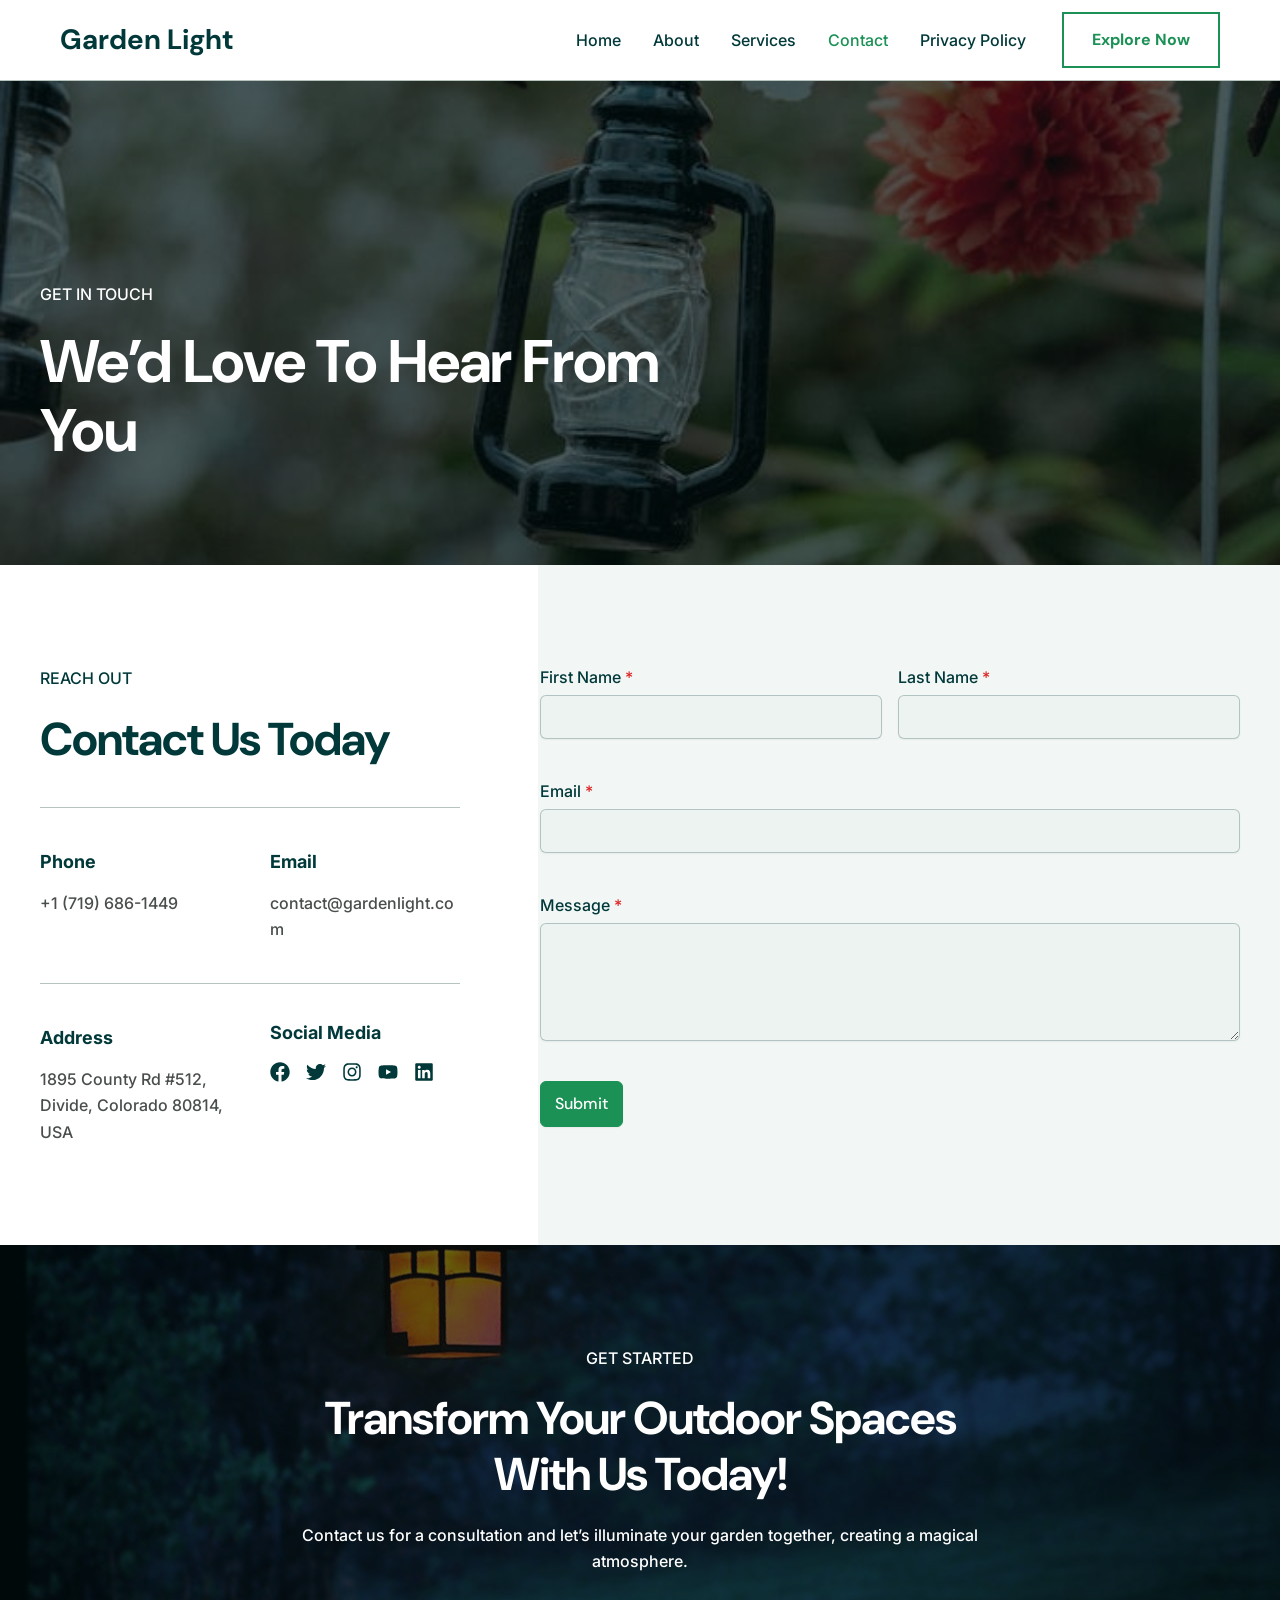
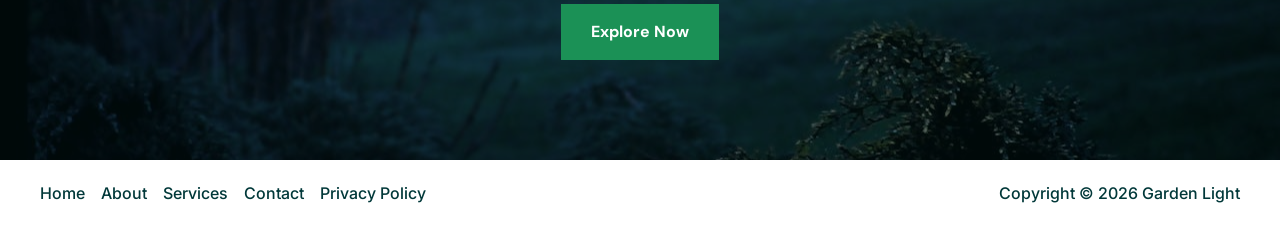
<file: contact/index.html>
<!DOCTYPE html>
<html lang="en-US">

<!-- Mirrored from zigaclick.site/contact/ by HTTrack Website Copier/3.x [XR&CO'2014], Tue, 10 Feb 2026 20:21:26 GMT -->
<!-- Added by HTTrack --><meta http-equiv="content-type" content="text/html;charset=UTF-8" /><!-- /Added by HTTrack -->
<head>
<meta charset="UTF-8">
<meta name="viewport" content="width=device-width, initial-scale=1">
	<link rel="profile" href="https://gmpg.org/xfn/11"> 
	<title>Contact &#8211; Garden Light</title>
<meta name='robots' content='max-image-preview:large' />
<link rel='dns-prefetch' href='http://fonts.googleapis.com/' />
<link rel="alternate" type="application/rss+xml" title="Garden Light &raquo; Feed" href="../feed/index.html" />
<link rel="alternate" type="application/rss+xml" title="Garden Light &raquo; Comments Feed" href="../comments/feed/index.html" />
<link rel="alternate" title="oEmbed (JSON)" type="application/json+oembed" href="../wp-json/oembed/1.0/embede493.json?url=https%3A%2F%2Fzigaclick.site%2Fcontact%2F" />
<link rel="alternate" title="oEmbed (XML)" type="text/xml+oembed" href="../wp-json/oembed/1.0/embed374d?url=https%3A%2F%2Fzigaclick.site%2Fcontact%2F&amp;format=xml" />
<style id='wp-img-auto-sizes-contain-inline-css'>
img:is([sizes=auto i],[sizes^="auto," i]){contain-intrinsic-size:3000px 1500px}
/*# sourceURL=wp-img-auto-sizes-contain-inline-css */
</style>
<link rel='stylesheet' id='astra-theme-css-css' href='../wp-content/themes/astra/assets/css/minified/main.min5690.css?ver=4.12.3' media='all' />
<style id='astra-theme-css-inline-css'>
:root{--ast-post-nav-space:0;--ast-container-default-xlg-padding:2.5em;--ast-container-default-lg-padding:2.5em;--ast-container-default-slg-padding:2em;--ast-container-default-md-padding:2.5em;--ast-container-default-sm-padding:2.5em;--ast-container-default-xs-padding:2.4em;--ast-container-default-xxs-padding:1.8em;--ast-code-block-background:#ECEFF3;--ast-comment-inputs-background:#F9FAFB;--ast-normal-container-width:1200px;--ast-narrow-container-width:750px;--ast-blog-title-font-weight:600;--ast-blog-meta-weight:600;--ast-global-color-primary:var(--ast-global-color-5);--ast-global-color-secondary:var(--ast-global-color-4);--ast-global-color-alternate-background:var(--ast-global-color-7);--ast-global-color-subtle-background:var(--ast-global-color-6);--ast-bg-style-guide:var( --ast-global-color-secondary,--ast-global-color-5 );--ast-shadow-style-guide:0px 0px 4px 0 #00000057;--ast-global-dark-bg-style:#fff;--ast-global-dark-lfs:#fbfbfb;--ast-widget-bg-color:#fafafa;--ast-wc-container-head-bg-color:#fbfbfb;--ast-title-layout-bg:#eeeeee;--ast-search-border-color:#e7e7e7;--ast-lifter-hover-bg:#e6e6e6;--ast-gallery-block-color:#000;--srfm-color-input-label:var(--ast-global-color-2);}html{font-size:100%;}a{color:var(--ast-global-color-0);}a:hover,a:focus{color:var(--ast-global-color-1);}body,button,input,select,textarea,.ast-button,.ast-custom-button{font-family:'Inter',sans-serif;font-weight:500;font-size:16px;font-size:1rem;line-height:var(--ast-body-line-height,1.65);}blockquote{color:var(--ast-global-color-3);}h1,h2,h3,h4,h5,h6,.entry-content :where(h1,h2,h3,h4,h5,h6),.site-title,.site-title a{font-family:'DM Sans',sans-serif;font-weight:700;}.ast-site-identity .site-title a{color:var(--ast-global-color-2);}.site-title{font-size:28px;font-size:1.75rem;display:block;}.site-header .site-description{font-size:15px;font-size:0.9375rem;display:none;}.entry-title{font-size:24px;font-size:1.5rem;}.ast-blog-single-element.ast-taxonomy-container a{font-size:14px;font-size:0.875rem;}.ast-blog-meta-container{font-size:13px;font-size:0.8125rem;}.archive .ast-article-post .ast-article-inner,.blog .ast-article-post .ast-article-inner,.archive .ast-article-post .ast-article-inner:hover,.blog .ast-article-post .ast-article-inner:hover{overflow:hidden;}h1,.entry-content :where(h1){font-size:60px;font-size:3.75rem;font-weight:700;font-family:'DM Sans',sans-serif;line-height:1.15em;text-transform:capitalize;letter-spacing:-1px;}h2,.entry-content :where(h2){font-size:46px;font-size:2.875rem;font-weight:700;font-family:'DM Sans',sans-serif;line-height:1.2em;text-transform:capitalize;letter-spacing:-1px;}h3,.entry-content :where(h3){font-size:28px;font-size:1.75rem;font-weight:700;font-family:'DM Sans',sans-serif;line-height:1.3em;text-transform:capitalize;letter-spacing:-1px;}h4,.entry-content :where(h4){font-size:24px;font-size:1.5rem;line-height:1.3em;font-weight:700;font-family:'DM Sans',sans-serif;}h5,.entry-content :where(h5){font-size:18px;font-size:1.125rem;line-height:1.45em;font-weight:700;font-family:'DM Sans',sans-serif;}h6,.entry-content :where(h6){font-size:14px;font-size:0.875rem;line-height:1.6em;font-weight:700;font-family:'DM Sans',sans-serif;}::selection{background-color:var(--ast-global-color-0);color:#ffffff;}body,h1,h2,h3,h4,h5,h6,.entry-title a,.entry-content :where(h1,h2,h3,h4,h5,h6){color:var(--ast-global-color-3);}.tagcloud a:hover,.tagcloud a:focus,.tagcloud a.current-item{color:#ffffff;border-color:var(--ast-global-color-0);background-color:var(--ast-global-color-0);}input:focus,input[type="text"]:focus,input[type="email"]:focus,input[type="url"]:focus,input[type="password"]:focus,input[type="reset"]:focus,input[type="search"]:focus,textarea:focus{border-color:var(--ast-global-color-0);}input[type="radio"]:checked,input[type=reset],input[type="checkbox"]:checked,input[type="checkbox"]:hover:checked,input[type="checkbox"]:focus:checked,input[type=range]::-webkit-slider-thumb{border-color:var(--ast-global-color-0);background-color:var(--ast-global-color-0);box-shadow:none;}.site-footer a:hover + .post-count,.site-footer a:focus + .post-count{background:var(--ast-global-color-0);border-color:var(--ast-global-color-0);}.single .nav-links .nav-previous,.single .nav-links .nav-next{color:var(--ast-global-color-0);}.entry-meta,.entry-meta *{line-height:1.45;color:var(--ast-global-color-0);font-weight:600;}.entry-meta a:not(.ast-button):hover,.entry-meta a:not(.ast-button):hover *,.entry-meta a:not(.ast-button):focus,.entry-meta a:not(.ast-button):focus *,.page-links > .page-link,.page-links .page-link:hover,.post-navigation a:hover{color:var(--ast-global-color-1);}#cat option,.secondary .calendar_wrap thead a,.secondary .calendar_wrap thead a:visited{color:var(--ast-global-color-0);}.secondary .calendar_wrap #today,.ast-progress-val span{background:var(--ast-global-color-0);}.secondary a:hover + .post-count,.secondary a:focus + .post-count{background:var(--ast-global-color-0);border-color:var(--ast-global-color-0);}.calendar_wrap #today > a{color:#ffffff;}.page-links .page-link,.single .post-navigation a{color:var(--ast-global-color-3);}.ast-search-menu-icon .search-form button.search-submit{padding:0 4px;}.ast-search-menu-icon form.search-form{padding-right:0;}.ast-header-search .ast-search-menu-icon.ast-dropdown-active .search-form,.ast-header-search .ast-search-menu-icon.ast-dropdown-active .search-field:focus{transition:all 0.2s;}.search-form input.search-field:focus{outline:none;}.ast-mobile-header-content .ast-builder-layout-element:not(.ast-builder-menu):not(.ast-header-divider-element),.ast-mobile-popup-content .ast-builder-layout-element:not(.ast-builder-menu):not(.ast-header-divider-element){padding:15px 20px;}.ast-search-menu-icon .search-form button.search-submit:focus,.ast-theme-transparent-header .ast-header-search .ast-dropdown-active .ast-icon,.ast-theme-transparent-header .ast-inline-search .search-field:focus .ast-icon{color:var(--ast-global-color-1);}.ast-desktop .ast-header-search .slide-search .search-form{border:2px solid var(--ast-global-color-0);}.ast-header-search .slide-search .search-field{background-color:(--ast-global-dark-bg-style);}.ast-archive-title{color:var(--ast-global-color-2);}.widget-title{font-size:22px;font-size:1.375rem;color:var(--ast-global-color-2);}.ast-single-post .entry-content a,.ast-comment-content a:not(.ast-comment-edit-reply-wrap a){text-decoration:underline;}.ast-single-post .entry-content .uagb-tab a,.ast-single-post .entry-content .uagb-ifb-cta a,.ast-single-post .entry-content .uabb-module-content a,.ast-single-post .entry-content .uagb-post-grid a,.ast-single-post .entry-content .uagb-timeline a,.ast-single-post .entry-content .uagb-toc__wrap a,.ast-single-post .entry-content .uagb-taxomony-box a,.entry-content .wp-block-latest-posts > li > a,.ast-single-post .entry-content .wp-block-file__button,a.ast-post-filter-single,.ast-single-post .ast-comment-content .comment-reply-link,.ast-single-post .ast-comment-content .comment-edit-link{text-decoration:none;}.ast-search-menu-icon.slide-search a:focus-visible:focus-visible,.astra-search-icon:focus-visible,#close:focus-visible,a:focus-visible,.ast-menu-toggle:focus-visible,.site .skip-link:focus-visible,.wp-block-loginout input:focus-visible,.wp-block-search.wp-block-search__button-inside .wp-block-search__inside-wrapper,.ast-header-navigation-arrow:focus-visible,.ast-orders-table__row .ast-orders-table__cell:focus-visible,a#ast-apply-coupon:focus-visible,#ast-apply-coupon:focus-visible,#close:focus-visible,.button.search-submit:focus-visible,#search_submit:focus,.normal-search:focus-visible,.ast-header-account-wrap:focus-visible,.astra-cart-drawer-close:focus,.ast-single-variation:focus,.ast-button:focus,.ast-builder-button-wrap:has(.ast-custom-button-link:focus),.ast-builder-button-wrap .ast-custom-button-link:focus{outline-style:dotted;outline-color:inherit;outline-width:thin;}input:focus,input[type="text"]:focus,input[type="email"]:focus,input[type="url"]:focus,input[type="password"]:focus,input[type="reset"]:focus,input[type="search"]:focus,input[type="number"]:focus,textarea:focus,.wp-block-search__input:focus,[data-section="section-header-mobile-trigger"] .ast-button-wrap .ast-mobile-menu-trigger-minimal:focus,.ast-mobile-popup-drawer.active .menu-toggle-close:focus,#ast-scroll-top:focus,#coupon_code:focus,#ast-coupon-code:focus{border-style:dotted;border-color:inherit;border-width:thin;}input{outline:none;}.ast-logo-title-inline .site-logo-img{padding-right:1em;}body .ast-oembed-container *{position:absolute;top:0;width:100%;height:100%;left:0;}body .wp-block-embed-pocket-casts .ast-oembed-container *{position:unset;}.ast-single-post-featured-section + article {margin-top: 2em;}.site-content .ast-single-post-featured-section img {width: 100%;overflow: hidden;object-fit: cover;}.ast-separate-container .site-content .ast-single-post-featured-section + article {margin-top: -80px;z-index: 9;position: relative;border-radius: 4px;}@media (min-width: 922px) {.ast-no-sidebar .site-content .ast-article-image-container--wide {margin-left: -120px;margin-right: -120px;max-width: unset;width: unset;}.ast-left-sidebar .site-content .ast-article-image-container--wide,.ast-right-sidebar .site-content .ast-article-image-container--wide {margin-left: -10px;margin-right: -10px;}.site-content .ast-article-image-container--full {margin-left: calc( -50vw + 50%);margin-right: calc( -50vw + 50%);max-width: 100vw;width: 100vw;}.ast-left-sidebar .site-content .ast-article-image-container--full,.ast-right-sidebar .site-content .ast-article-image-container--full {margin-left: -10px;margin-right: -10px;max-width: inherit;width: auto;}}.site > .ast-single-related-posts-container {margin-top: 0;}@media (min-width: 922px) {.ast-desktop .ast-container--narrow {max-width: var(--ast-narrow-container-width);margin: 0 auto;}}input[type="text"],input[type="number"],input[type="email"],input[type="url"],input[type="password"],input[type="search"],input[type=reset],input[type=tel],input[type=date],select,textarea{font-size:16px;font-style:normal;font-weight:400;line-height:24px;width:100%;padding:12px 16px;border-radius:4px;box-shadow:0px 1px 2px 0px rgba(0,0,0,0.05);color:var(--ast-form-input-text,#475569);}input[type="text"],input[type="number"],input[type="email"],input[type="url"],input[type="password"],input[type="search"],input[type=reset],input[type=tel],input[type=date],select{height:40px;}input[type="date"]{border-width:1px;border-style:solid;border-color:var(--ast-border-color);background:var( --ast-global-color-secondary,--ast-global-color-5 );}input[type="text"]:focus,input[type="number"]:focus,input[type="email"]:focus,input[type="url"]:focus,input[type="password"]:focus,input[type="search"]:focus,input[type=reset]:focus,input[type="tel"]:focus,input[type="date"]:focus,select:focus,textarea:focus{border-color:#046BD2;box-shadow:none;outline:none;color:var(--ast-form-input-focus-text,#475569);}label,legend{color:var(--ast-global-color-2,#111827 );font-size:14px;font-style:normal;font-weight:500;line-height:20px;}select{padding:6px 10px;}fieldset{padding:30px;border-radius:4px;}button,.ast-button,.button,input[type="button"],input[type="reset"],input[type="submit"],a:where(.wp-block-button__link){border-radius:4px;box-shadow:0px 1px 2px 0px rgba(0,0,0,0.05);}:root{--ast-comment-inputs-background:#FFF;}::placeholder{color:var(--ast-form-field-color,#9CA3AF);}::-ms-input-placeholder{color:var(--ast-form-field-color,#9CA3AF);}@media (max-width:921.9px){#ast-desktop-header{display:none;}}@media (min-width:922px){#ast-mobile-header{display:none;}}.wp-block-buttons.aligncenter{justify-content:center;}@media (max-width:921px){.ast-theme-transparent-header #primary,.ast-theme-transparent-header #secondary{padding:0;}}@media (max-width:921px){.ast-plain-container.ast-no-sidebar #primary{padding:0;}}.ast-plain-container.ast-no-sidebar #primary{margin-top:0;margin-bottom:0;}@media (max-width:921px){.ast-separate-container #primary,.ast-narrow-container #primary{padding-top:0px;}}@media (max-width:544px){.ast-separate-container #primary,.ast-narrow-container #primary{padding-top:0px;}}@media (max-width:921px){.ast-separate-container #primary,.ast-narrow-container #primary{padding-bottom:0px;}}@media (max-width:544px){.ast-separate-container #primary,.ast-narrow-container #primary{padding-bottom:0px;}}.wp-block-button.is-style-outline .wp-block-button__link{border-color:var(--ast-global-color-0);border-top-width:2px;border-right-width:2px;border-bottom-width:2px;border-left-width:2px;}div.wp-block-button.is-style-outline > .wp-block-button__link:not(.has-text-color),div.wp-block-button.wp-block-button__link.is-style-outline:not(.has-text-color){color:var(--ast-global-color-0);}.wp-block-button.is-style-outline .wp-block-button__link:hover,.wp-block-buttons .wp-block-button.is-style-outline .wp-block-button__link:focus,.wp-block-buttons .wp-block-button.is-style-outline > .wp-block-button__link:not(.has-text-color):hover,.wp-block-buttons .wp-block-button.wp-block-button__link.is-style-outline:not(.has-text-color):hover{color:#ffffff;background-color:var(--ast-global-color-1);border-color:var(--ast-global-color-1);}.post-page-numbers.current .page-link,.ast-pagination .page-numbers.current{color:#ffffff;border-color:var(--ast-global-color-0);background-color:var(--ast-global-color-0);}.wp-block-button.is-style-outline .wp-block-button__link{border-top-width:2px;border-right-width:2px;border-bottom-width:2px;border-left-width:2px;}.wp-block-buttons .wp-block-button.is-style-outline .wp-block-button__link.wp-element-button,.ast-outline-button,.wp-block-uagb-buttons-child .uagb-buttons-repeater.ast-outline-button{border-color:var(--ast-global-color-0);border-top-width:2px;border-right-width:2px;border-bottom-width:2px;border-left-width:2px;font-family:'DM Sans',sans-serif;font-weight:700;font-size:16px;font-size:1rem;line-height:1.6em;text-transform:capitalize;padding-top:13px;padding-right:28px;padding-bottom:13px;padding-left:28px;border-top-left-radius:0px;border-top-right-radius:0px;border-bottom-right-radius:0px;border-bottom-left-radius:0px;}.wp-block-buttons .wp-block-button.is-style-outline > .wp-block-button__link:not(.has-text-color),.wp-block-buttons .wp-block-button.wp-block-button__link.is-style-outline:not(.has-text-color),.ast-outline-button{color:var(--ast-global-color-0);}.wp-block-button.is-style-outline .wp-block-button__link:hover,.wp-block-buttons .wp-block-button.is-style-outline .wp-block-button__link:focus,.wp-block-buttons .wp-block-button.is-style-outline > .wp-block-button__link:not(.has-text-color):hover,.wp-block-buttons .wp-block-button.wp-block-button__link.is-style-outline:not(.has-text-color):hover,.ast-outline-button:hover,.ast-outline-button:focus,.wp-block-uagb-buttons-child .uagb-buttons-repeater.ast-outline-button:hover,.wp-block-uagb-buttons-child .uagb-buttons-repeater.ast-outline-button:focus{color:#ffffff;background-color:var(--ast-global-color-1);border-color:var(--ast-global-color-1);}.ast-single-post .entry-content a.ast-outline-button,.ast-single-post .entry-content .is-style-outline>.wp-block-button__link{text-decoration:none;}.wp-block-button .wp-block-button__link.wp-element-button.is-style-outline:not(.has-background),.wp-block-button.is-style-outline>.wp-block-button__link.wp-element-button:not(.has-background),.ast-outline-button{background-color:rgba(0,0,0,0);}.uagb-buttons-repeater.ast-outline-button{border-radius:9999px;}@media (max-width:921px){.wp-block-buttons .wp-block-button.is-style-outline .wp-block-button__link.wp-element-button,.ast-outline-button,.wp-block-uagb-buttons-child .uagb-buttons-repeater.ast-outline-button{font-size:16px;font-size:1rem;padding-top:12px;padding-right:24px;padding-bottom:12px;padding-left:24px;border-top-left-radius:0px;border-top-right-radius:0px;border-bottom-right-radius:0px;border-bottom-left-radius:0px;}}@media (max-width:544px){.wp-block-buttons .wp-block-button.is-style-outline .wp-block-button__link.wp-element-button,.ast-outline-button,.wp-block-uagb-buttons-child .uagb-buttons-repeater.ast-outline-button{font-size:15px;font-size:0.9375rem;padding-top:12px;padding-right:24px;padding-bottom:12px;padding-left:24px;border-top-left-radius:0px;border-top-right-radius:0px;border-bottom-right-radius:0px;border-bottom-left-radius:0px;}}.entry-content[data-ast-blocks-layout] > figure{margin-bottom:1em;}h1.widget-title{font-weight:700;}h2.widget-title{font-weight:700;}h3.widget-title{font-weight:700;}#page{display:flex;flex-direction:column;min-height:100vh;}.ast-404-layout-1 h1.page-title{color:var(--ast-global-color-2);}.single .post-navigation a{line-height:1em;height:inherit;}.error-404 .page-sub-title{font-size:1.5rem;font-weight:inherit;}.search .site-content .content-area .search-form{margin-bottom:0;}#page .site-content{flex-grow:1;}.widget{margin-bottom:1.25em;}#secondary li{line-height:1.5em;}#secondary .wp-block-group h2{margin-bottom:0.7em;}#secondary h2{font-size:1.7rem;}.ast-separate-container .ast-article-post,.ast-separate-container .ast-article-single,.ast-separate-container .comment-respond{padding:3em;}.ast-separate-container .ast-article-single .ast-article-single{padding:0;}.ast-article-single .wp-block-post-template-is-layout-grid{padding-left:0;}.ast-separate-container .comments-title,.ast-narrow-container .comments-title{padding:1.5em 2em;}.ast-page-builder-template .comment-form-textarea,.ast-comment-formwrap .ast-grid-common-col{padding:0;}.ast-comment-formwrap{padding:0;display:inline-flex;column-gap:20px;width:100%;margin-left:0;margin-right:0;}.comments-area textarea#comment:focus,.comments-area textarea#comment:active,.comments-area .ast-comment-formwrap input[type="text"]:focus,.comments-area .ast-comment-formwrap input[type="text"]:active {box-shadow:none;outline:none;}.archive.ast-page-builder-template .entry-header{margin-top:2em;}.ast-page-builder-template .ast-comment-formwrap{width:100%;}.entry-title{margin-bottom:0.6em;}.ast-archive-description p{font-size:inherit;font-weight:inherit;line-height:inherit;}.ast-separate-container .ast-comment-list li.depth-1,.hentry{margin-bottom:1.5em;}.site-content section.ast-archive-description{margin-bottom:2em;}@media (min-width:921px){.ast-left-sidebar.ast-page-builder-template #secondary,.archive.ast-right-sidebar.ast-page-builder-template .site-main{padding-left:20px;padding-right:20px;}}@media (max-width:544px){.ast-comment-formwrap.ast-row{column-gap:10px;display:inline-block;}#ast-commentform .ast-grid-common-col{position:relative;width:100%;}}@media (min-width:1201px){.ast-separate-container .ast-article-post,.ast-separate-container .ast-article-single,.ast-separate-container .ast-author-box,.ast-separate-container .ast-404-layout-1,.ast-separate-container .no-results{padding:3em;}}@media (max-width:921px){.ast-left-sidebar #content > .ast-container{display:flex;flex-direction:column-reverse;width:100%;}}@media (min-width:922px){.ast-separate-container.ast-right-sidebar #primary,.ast-separate-container.ast-left-sidebar #primary{border:0;}.search-no-results.ast-separate-container #primary{margin-bottom:4em;}}.wp-block-button .wp-block-button__link{color:#ffffff;}.wp-block-button .wp-block-button__link:hover,.wp-block-button .wp-block-button__link:focus{color:#ffffff;background-color:var(--ast-global-color-1);border-color:var(--ast-global-color-1);}.wp-block-button .wp-block-button__link,.wp-block-search .wp-block-search__button,body .wp-block-file .wp-block-file__button{border-style:solid;border-top-width:2px;border-right-width:2px;border-left-width:2px;border-bottom-width:2px;border-color:var(--ast-global-color-0);background-color:var(--ast-global-color-0);color:#ffffff;font-family:'DM Sans',sans-serif;font-weight:700;line-height:1.6em;text-transform:capitalize;font-size:16px;font-size:1rem;border-top-left-radius:0px;border-top-right-radius:0px;border-bottom-right-radius:0px;border-bottom-left-radius:0px;padding-top:13px;padding-right:28px;padding-bottom:13px;padding-left:28px;}.ast-single-post .entry-content .wp-block-button .wp-block-button__link,.ast-single-post .entry-content .wp-block-search .wp-block-search__button,body .entry-content .wp-block-file .wp-block-file__button{text-decoration:none;}@media (max-width:921px){.wp-block-button .wp-block-button__link,.wp-block-search .wp-block-search__button,body .wp-block-file .wp-block-file__button{font-size:16px;font-size:1rem;padding-top:12px;padding-right:24px;padding-bottom:12px;padding-left:24px;border-top-left-radius:0px;border-top-right-radius:0px;border-bottom-right-radius:0px;border-bottom-left-radius:0px;}}@media (max-width:544px){.wp-block-button .wp-block-button__link,.wp-block-search .wp-block-search__button,body .wp-block-file .wp-block-file__button{font-size:15px;font-size:0.9375rem;padding-top:12px;padding-right:24px;padding-bottom:12px;padding-left:24px;border-top-left-radius:0px;border-top-right-radius:0px;border-bottom-right-radius:0px;border-bottom-left-radius:0px;}}.menu-toggle,button,.ast-button,.ast-custom-button,.button,input#submit,input[type="button"],input[type="submit"],input[type="reset"],#comments .submit,.search .search-submit,form[CLASS*="wp-block-search__"].wp-block-search .wp-block-search__inside-wrapper .wp-block-search__button,body .wp-block-file .wp-block-file__button,.search .search-submit{border-style:solid;border-top-width:2px;border-right-width:2px;border-left-width:2px;border-bottom-width:2px;color:#ffffff;border-color:var(--ast-global-color-0);background-color:var(--ast-global-color-0);padding-top:13px;padding-right:28px;padding-bottom:13px;padding-left:28px;font-family:'DM Sans',sans-serif;font-weight:700;font-size:16px;font-size:1rem;line-height:1.6em;text-transform:capitalize;border-top-left-radius:0px;border-top-right-radius:0px;border-bottom-right-radius:0px;border-bottom-left-radius:0px;}button:focus,.menu-toggle:hover,button:hover,.ast-button:hover,.ast-custom-button:hover .button:hover,.ast-custom-button:hover ,input[type=reset]:hover,input[type=reset]:focus,input#submit:hover,input#submit:focus,input[type="button"]:hover,input[type="button"]:focus,input[type="submit"]:hover,input[type="submit"]:focus,form[CLASS*="wp-block-search__"].wp-block-search .wp-block-search__inside-wrapper .wp-block-search__button:hover,form[CLASS*="wp-block-search__"].wp-block-search .wp-block-search__inside-wrapper .wp-block-search__button:focus,body .wp-block-file .wp-block-file__button:hover,body .wp-block-file .wp-block-file__button:focus{color:#ffffff;background-color:var(--ast-global-color-1);border-color:var(--ast-global-color-1);}form[CLASS*="wp-block-search__"].wp-block-search .wp-block-search__inside-wrapper .wp-block-search__button.has-icon{padding-top:calc(13px - 3px);padding-right:calc(28px - 3px);padding-bottom:calc(13px - 3px);padding-left:calc(28px - 3px);}@media (max-width:921px){.menu-toggle,button,.ast-button,.ast-custom-button,.button,input#submit,input[type="button"],input[type="submit"],input[type="reset"],#comments .submit,.search .search-submit,form[CLASS*="wp-block-search__"].wp-block-search .wp-block-search__inside-wrapper .wp-block-search__button,body .wp-block-file .wp-block-file__button,.search .search-submit{padding-top:12px;padding-right:24px;padding-bottom:12px;padding-left:24px;font-size:16px;font-size:1rem;border-top-left-radius:0px;border-top-right-radius:0px;border-bottom-right-radius:0px;border-bottom-left-radius:0px;}}@media (max-width:544px){.menu-toggle,button,.ast-button,.ast-custom-button,.button,input#submit,input[type="button"],input[type="submit"],input[type="reset"],#comments .submit,.search .search-submit,form[CLASS*="wp-block-search__"].wp-block-search .wp-block-search__inside-wrapper .wp-block-search__button,body .wp-block-file .wp-block-file__button,.search .search-submit{padding-top:12px;padding-right:24px;padding-bottom:12px;padding-left:24px;font-size:15px;font-size:0.9375rem;border-top-left-radius:0px;border-top-right-radius:0px;border-bottom-right-radius:0px;border-bottom-left-radius:0px;}}@media (max-width:921px){.menu-toggle,button,.ast-button,.button,input#submit,input[type="button"],input[type="submit"],input[type="reset"]{font-size:16px;font-size:1rem;}.ast-mobile-header-stack .main-header-bar .ast-search-menu-icon{display:inline-block;}.ast-header-break-point.ast-header-custom-item-outside .ast-mobile-header-stack .main-header-bar .ast-search-icon{margin:0;}.ast-comment-avatar-wrap img{max-width:2.5em;}.ast-comment-meta{padding:0 1.8888em 1.3333em;}}@media (min-width:544px){.ast-container{max-width:100%;}}@media (max-width:544px){.ast-separate-container .ast-article-post,.ast-separate-container .ast-article-single,.ast-separate-container .comments-title,.ast-separate-container .ast-archive-description{padding:1.5em 1em;}.ast-separate-container #content .ast-container{padding-left:0.54em;padding-right:0.54em;}.ast-separate-container .ast-comment-list .bypostauthor{padding:.5em;}.ast-search-menu-icon.ast-dropdown-active .search-field{width:170px;}.menu-toggle,button,.ast-button,.button,input#submit,input[type="button"],input[type="submit"],input[type="reset"]{font-size:15px;font-size:0.9375rem;}} #ast-mobile-header .ast-site-header-cart-li a{pointer-events:none;}@media (max-width:921px){.widget-title{font-size:21px;font-size:1.4rem;}body,button,input,select,textarea,.ast-button,.ast-custom-button{font-size:15px;font-size:0.9375rem;}#secondary,#secondary button,#secondary input,#secondary select,#secondary textarea{font-size:15px;font-size:0.9375rem;}.site-title{font-size:26px;font-size:1.625rem;display:block;}.site-header .site-description{display:none;}.entry-title{font-size:22px;font-size:1.375rem;}.ast-blog-meta-container{font-size:13px;font-size:0.8125rem;}h1,.entry-content :where(h1){font-size:46px;}h2,.entry-content :where(h2){font-size:36px;}h3,.entry-content :where(h3){font-size:24px;}h4,.entry-content :where(h4){font-size:20px;font-size:1.25rem;}h5,.entry-content :where(h5){font-size:18px;font-size:1.125rem;}h6,.entry-content :where(h6){font-size:14px;font-size:0.875rem;}}@media (max-width:544px){.widget-title{font-size:20px;font-size:1.4285714285714rem;}body,button,input,select,textarea,.ast-button,.ast-custom-button{font-size:14px;font-size:0.875rem;}#secondary,#secondary button,#secondary input,#secondary select,#secondary textarea{font-size:14px;font-size:0.875rem;}.site-title{font-size:23px;font-size:1.4375rem;display:block;}.site-header .site-description{display:none;}.entry-title{font-size:18px;font-size:1.125rem;}h1,.entry-content :where(h1){font-size:32px;}h2,.entry-content :where(h2){font-size:24px;}h3,.entry-content :where(h3){font-size:20px;}h4,.entry-content :where(h4){font-size:18px;font-size:1.125rem;}h5,.entry-content :where(h5){font-size:16px;font-size:1rem;}h6,.entry-content :where(h6){font-size:14px;font-size:0.875rem;}}@media (max-width:544px){html{font-size:100%;}}@media (min-width:922px){.ast-container{max-width:1240px;}}@media (min-width:922px){.site-content .ast-container{display:flex;}}@media (max-width:921px){.site-content .ast-container{flex-direction:column;}}.entry-content :where(h1,h2,h3,h4,h5,h6){clear:none;}@media (min-width:922px){.main-header-menu .sub-menu .menu-item.ast-left-align-sub-menu:hover > .sub-menu,.main-header-menu .sub-menu .menu-item.ast-left-align-sub-menu.focus > .sub-menu{margin-left:-0px;}}.entry-content li > p{margin-bottom:0;}.site .comments-area{padding-bottom:2em;margin-top:2em;}.wp-block-file {display: flex;align-items: center;flex-wrap: wrap;justify-content: space-between;}.wp-block-pullquote {border: none;}.wp-block-pullquote blockquote::before {content: "\201D";font-family: "Helvetica",sans-serif;display: flex;transform: rotate( 180deg );font-size: 6rem;font-style: normal;line-height: 1;font-weight: bold;align-items: center;justify-content: center;}.has-text-align-right > blockquote::before {justify-content: flex-start;}.has-text-align-left > blockquote::before {justify-content: flex-end;}figure.wp-block-pullquote.is-style-solid-color blockquote {max-width: 100%;text-align: inherit;}:root {--wp--custom--ast-default-block-top-padding: 100px;--wp--custom--ast-default-block-right-padding: 80px;--wp--custom--ast-default-block-bottom-padding: 100px;--wp--custom--ast-default-block-left-padding: 80px;--wp--custom--ast-container-width: 1200px;--wp--custom--ast-content-width-size: 1200px;--wp--custom--ast-wide-width-size: calc(1200px + var(--wp--custom--ast-default-block-left-padding) + var(--wp--custom--ast-default-block-right-padding));}.ast-narrow-container {--wp--custom--ast-content-width-size: 750px;--wp--custom--ast-wide-width-size: 750px;}@media(max-width: 921px) {:root {--wp--custom--ast-default-block-top-padding: 50px;--wp--custom--ast-default-block-right-padding: 50px;--wp--custom--ast-default-block-bottom-padding: 50px;--wp--custom--ast-default-block-left-padding: 50px;}}@media(max-width: 544px) {:root {--wp--custom--ast-default-block-top-padding: 50px;--wp--custom--ast-default-block-right-padding: 30px;--wp--custom--ast-default-block-bottom-padding: 50px;--wp--custom--ast-default-block-left-padding: 30px;}}.entry-content > .wp-block-group,.entry-content > .wp-block-cover,.entry-content > .wp-block-columns {padding-top: var(--wp--custom--ast-default-block-top-padding);padding-right: var(--wp--custom--ast-default-block-right-padding);padding-bottom: var(--wp--custom--ast-default-block-bottom-padding);padding-left: var(--wp--custom--ast-default-block-left-padding);}.ast-plain-container.ast-no-sidebar .entry-content > .alignfull,.ast-page-builder-template .ast-no-sidebar .entry-content > .alignfull {margin-left: calc( -50vw + 50%);margin-right: calc( -50vw + 50%);max-width: 100vw;width: 100vw;}.ast-plain-container.ast-no-sidebar .entry-content .alignfull .alignfull,.ast-page-builder-template.ast-no-sidebar .entry-content .alignfull .alignfull,.ast-plain-container.ast-no-sidebar .entry-content .alignfull .alignwide,.ast-page-builder-template.ast-no-sidebar .entry-content .alignfull .alignwide,.ast-plain-container.ast-no-sidebar .entry-content .alignwide .alignfull,.ast-page-builder-template.ast-no-sidebar .entry-content .alignwide .alignfull,.ast-plain-container.ast-no-sidebar .entry-content .alignwide .alignwide,.ast-page-builder-template.ast-no-sidebar .entry-content .alignwide .alignwide,.ast-plain-container.ast-no-sidebar .entry-content .wp-block-column .alignfull,.ast-page-builder-template.ast-no-sidebar .entry-content .wp-block-column .alignfull,.ast-plain-container.ast-no-sidebar .entry-content .wp-block-column .alignwide,.ast-page-builder-template.ast-no-sidebar .entry-content .wp-block-column .alignwide {margin-left: auto;margin-right: auto;width: 100%;}[data-ast-blocks-layout] .wp-block-separator:not(.is-style-dots) {height: 0;}[data-ast-blocks-layout] .wp-block-separator {margin: 20px auto;}[data-ast-blocks-layout] .wp-block-separator:not(.is-style-wide):not(.is-style-dots) {max-width: 100px;}[data-ast-blocks-layout] .wp-block-separator.has-background {padding: 0;}.entry-content[data-ast-blocks-layout] > * {max-width: var(--wp--custom--ast-content-width-size);margin-left: auto;margin-right: auto;}.entry-content[data-ast-blocks-layout] > .alignwide {max-width: var(--wp--custom--ast-wide-width-size);}.entry-content[data-ast-blocks-layout] .alignfull {max-width: none;}.entry-content .wp-block-columns {margin-bottom: 0;}blockquote {margin: 1.5em;border-color: rgba(0,0,0,0.05);}.wp-block-quote:not(.has-text-align-right):not(.has-text-align-center) {border-left: 5px solid rgba(0,0,0,0.05);}.has-text-align-right > blockquote,blockquote.has-text-align-right {border-right: 5px solid rgba(0,0,0,0.05);}.has-text-align-left > blockquote,blockquote.has-text-align-left {border-left: 5px solid rgba(0,0,0,0.05);}.wp-block-site-tagline,.wp-block-latest-posts .read-more {margin-top: 15px;}.wp-block-loginout p label {display: block;}.wp-block-loginout p:not(.login-remember):not(.login-submit) input {width: 100%;}.wp-block-loginout input:focus {border-color: transparent;}.wp-block-loginout input:focus {outline: thin dotted;}.entry-content .wp-block-media-text .wp-block-media-text__content {padding: 0 0 0 8%;}.entry-content .wp-block-media-text.has-media-on-the-right .wp-block-media-text__content {padding: 0 8% 0 0;}.entry-content .wp-block-media-text.has-background .wp-block-media-text__content {padding: 8%;}.entry-content .wp-block-cover:not([class*="background-color"]):not(.has-text-color.has-link-color) .wp-block-cover__inner-container,.entry-content .wp-block-cover:not([class*="background-color"]) .wp-block-cover-image-text,.entry-content .wp-block-cover:not([class*="background-color"]) .wp-block-cover-text,.entry-content .wp-block-cover-image:not([class*="background-color"]) .wp-block-cover__inner-container,.entry-content .wp-block-cover-image:not([class*="background-color"]) .wp-block-cover-image-text,.entry-content .wp-block-cover-image:not([class*="background-color"]) .wp-block-cover-text {color: var(--ast-global-color-primary,var(--ast-global-color-5));}.wp-block-loginout .login-remember input {width: 1.1rem;height: 1.1rem;margin: 0 5px 4px 0;vertical-align: middle;}.wp-block-latest-posts > li > *:first-child,.wp-block-latest-posts:not(.is-grid) > li:first-child {margin-top: 0;}.entry-content > .wp-block-buttons,.entry-content > .wp-block-uagb-buttons {margin-bottom: 1.5em;}.wp-block-search__inside-wrapper .wp-block-search__input {padding: 0 10px;color: var(--ast-global-color-3);background: var(--ast-global-color-primary,var(--ast-global-color-5));border-color: var(--ast-border-color);}.wp-block-latest-posts .read-more {margin-bottom: 1.5em;}.wp-block-search__no-button .wp-block-search__inside-wrapper .wp-block-search__input {padding-top: 5px;padding-bottom: 5px;}.wp-block-latest-posts .wp-block-latest-posts__post-date,.wp-block-latest-posts .wp-block-latest-posts__post-author {font-size: 1rem;}.wp-block-latest-posts > li > *,.wp-block-latest-posts:not(.is-grid) > li {margin-top: 12px;margin-bottom: 12px;}.ast-page-builder-template .entry-content[data-ast-blocks-layout] > .alignwide:where(:not(.uagb-is-root-container):not(.spectra-is-root-container)) > * {max-width: var(--wp--custom--ast-wide-width-size);}.ast-page-builder-template .entry-content[data-ast-blocks-layout] > .inherit-container-width > *,.ast-page-builder-template .entry-content[data-ast-blocks-layout] > *:not(.wp-block-group):where(:not(.uagb-is-root-container):not(.spectra-is-root-container)) > *,.entry-content[data-ast-blocks-layout] > .wp-block-cover .wp-block-cover__inner-container {max-width: var(--wp--custom--ast-content-width-size) ;margin-left: auto;margin-right: auto;}.ast-page-builder-template .entry-content[data-ast-blocks-layout] > *,.ast-page-builder-template .entry-content[data-ast-blocks-layout] > .alignfull:where(:not(.wp-block-group):not(.uagb-is-root-container):not(.spectra-is-root-container)) > * {max-width: none;}.entry-content[data-ast-blocks-layout] .wp-block-cover:not(.alignleft):not(.alignright) {width: auto;}@media(max-width: 1200px) {.ast-separate-container .entry-content > .alignfull,.ast-separate-container .entry-content[data-ast-blocks-layout] > .alignwide,.ast-plain-container .entry-content[data-ast-blocks-layout] > .alignwide,.ast-plain-container .entry-content .alignfull {margin-left: calc(-1 * min(var(--ast-container-default-xlg-padding),20px)) ;margin-right: calc(-1 * min(var(--ast-container-default-xlg-padding),20px));}}@media(min-width: 1201px) {.ast-separate-container .entry-content > .alignfull {margin-left: calc(-1 * var(--ast-container-default-xlg-padding) );margin-right: calc(-1 * var(--ast-container-default-xlg-padding) );}.ast-separate-container .entry-content[data-ast-blocks-layout] > .alignwide,.ast-plain-container .entry-content[data-ast-blocks-layout] > .alignwide {margin-left: calc(-1 * var(--wp--custom--ast-default-block-left-padding) );margin-right: calc(-1 * var(--wp--custom--ast-default-block-right-padding) );}}@media(min-width: 921px) {.ast-separate-container .entry-content .wp-block-group.alignwide:not(.inherit-container-width) > :where(:not(.alignleft):not(.alignright)),.ast-plain-container .entry-content .wp-block-group.alignwide:not(.inherit-container-width) > :where(:not(.alignleft):not(.alignright)) {max-width: calc( var(--wp--custom--ast-content-width-size) + 80px );}.ast-plain-container.ast-right-sidebar .entry-content[data-ast-blocks-layout] .alignfull,.ast-plain-container.ast-left-sidebar .entry-content[data-ast-blocks-layout] .alignfull {margin-left: -60px;margin-right: -60px;}}@media(min-width: 544px) {.entry-content > .alignleft {margin-right: 20px;}.entry-content > .alignright {margin-left: 20px;}}@media (max-width:544px){.wp-block-columns .wp-block-column:not(:last-child){margin-bottom:20px;}.wp-block-latest-posts{margin:0;}}@media( max-width: 600px ) {.entry-content .wp-block-media-text .wp-block-media-text__content,.entry-content .wp-block-media-text.has-media-on-the-right .wp-block-media-text__content {padding: 8% 0 0;}.entry-content .wp-block-media-text.has-background .wp-block-media-text__content {padding: 8%;}}.ast-narrow-container .site-content .wp-block-uagb-image--align-full .wp-block-uagb-image__figure {max-width: 100%;margin-left: auto;margin-right: auto;}.entry-content ul,.entry-content ol {padding: revert;margin: revert;padding-left: 20px;}.entry-content ul.wc-block-product-template{padding: 0;}:root .has-ast-global-color-0-color{color:var(--ast-global-color-0);}:root .has-ast-global-color-0-background-color{background-color:var(--ast-global-color-0);}:root .wp-block-button .has-ast-global-color-0-color{color:var(--ast-global-color-0);}:root .wp-block-button .has-ast-global-color-0-background-color{background-color:var(--ast-global-color-0);}:root .has-ast-global-color-1-color{color:var(--ast-global-color-1);}:root .has-ast-global-color-1-background-color{background-color:var(--ast-global-color-1);}:root .wp-block-button .has-ast-global-color-1-color{color:var(--ast-global-color-1);}:root .wp-block-button .has-ast-global-color-1-background-color{background-color:var(--ast-global-color-1);}:root .has-ast-global-color-2-color{color:var(--ast-global-color-2);}:root .has-ast-global-color-2-background-color{background-color:var(--ast-global-color-2);}:root .wp-block-button .has-ast-global-color-2-color{color:var(--ast-global-color-2);}:root .wp-block-button .has-ast-global-color-2-background-color{background-color:var(--ast-global-color-2);}:root .has-ast-global-color-3-color{color:var(--ast-global-color-3);}:root .has-ast-global-color-3-background-color{background-color:var(--ast-global-color-3);}:root .wp-block-button .has-ast-global-color-3-color{color:var(--ast-global-color-3);}:root .wp-block-button .has-ast-global-color-3-background-color{background-color:var(--ast-global-color-3);}:root .has-ast-global-color-4-color{color:var(--ast-global-color-4);}:root .has-ast-global-color-4-background-color{background-color:var(--ast-global-color-4);}:root .wp-block-button .has-ast-global-color-4-color{color:var(--ast-global-color-4);}:root .wp-block-button .has-ast-global-color-4-background-color{background-color:var(--ast-global-color-4);}:root .has-ast-global-color-5-color{color:var(--ast-global-color-5);}:root .has-ast-global-color-5-background-color{background-color:var(--ast-global-color-5);}:root .wp-block-button .has-ast-global-color-5-color{color:var(--ast-global-color-5);}:root .wp-block-button .has-ast-global-color-5-background-color{background-color:var(--ast-global-color-5);}:root .has-ast-global-color-6-color{color:var(--ast-global-color-6);}:root .has-ast-global-color-6-background-color{background-color:var(--ast-global-color-6);}:root .wp-block-button .has-ast-global-color-6-color{color:var(--ast-global-color-6);}:root .wp-block-button .has-ast-global-color-6-background-color{background-color:var(--ast-global-color-6);}:root .has-ast-global-color-7-color{color:var(--ast-global-color-7);}:root .has-ast-global-color-7-background-color{background-color:var(--ast-global-color-7);}:root .wp-block-button .has-ast-global-color-7-color{color:var(--ast-global-color-7);}:root .wp-block-button .has-ast-global-color-7-background-color{background-color:var(--ast-global-color-7);}:root .has-ast-global-color-8-color{color:var(--ast-global-color-8);}:root .has-ast-global-color-8-background-color{background-color:var(--ast-global-color-8);}:root .wp-block-button .has-ast-global-color-8-color{color:var(--ast-global-color-8);}:root .wp-block-button .has-ast-global-color-8-background-color{background-color:var(--ast-global-color-8);}:root{--ast-global-color-0:#1b9156;--ast-global-color-1:#2ac578;--ast-global-color-2:#013839;--ast-global-color-3:#494d4d;--ast-global-color-4:#f2f7f5;--ast-global-color-5:#FFFFFF;--ast-global-color-6:#b6c4bd;--ast-global-color-7:#000f0f;--ast-global-color-8:#000000;}:root {--ast-border-color : var(--ast-global-color-6);}.site .site-content #primary{margin-top:0px;margin-bottom:0px;margin-left:0px;margin-right:0px;}.site .site-content #primary .ast-article-single,.ast-separate-container .site-content #secondary .widget{padding-top:0px;padding-bottom:0px;padding-left:0px;padding-right:0px;}.ast-single-entry-banner {-js-display: flex;display: flex;flex-direction: column;justify-content: center;text-align: center;position: relative;background: var(--ast-title-layout-bg);}.ast-single-entry-banner[data-banner-layout="layout-1"] {max-width: 1200px;background: inherit;padding: 20px 0;}.ast-single-entry-banner[data-banner-width-type="custom"] {margin: 0 auto;width: 100%;}.ast-single-entry-banner + .site-content .entry-header {margin-bottom: 0;}.site .ast-author-avatar {--ast-author-avatar-size: ;}a.ast-underline-text {text-decoration: underline;}.ast-container > .ast-terms-link {position: relative;display: block;}a.ast-button.ast-badge-tax {padding: 4px 8px;border-radius: 3px;font-size: inherit;}header.entry-header:not(.related-entry-header){text-align:left;}header.entry-header:not(.related-entry-header) .entry-title{font-weight:600;font-size:32px;font-size:2rem;}header.entry-header:not(.related-entry-header) > *:not(:last-child){margin-bottom:10px;}header.entry-header:not(.related-entry-header) .post-thumb-img-content{text-align:center;}header.entry-header:not(.related-entry-header) .post-thumb img,.ast-single-post-featured-section.post-thumb img{aspect-ratio:16/9;width:100%;height:100%;}@media (max-width:921px){header.entry-header:not(.related-entry-header){text-align:left;}}@media (max-width:544px){header.entry-header:not(.related-entry-header){text-align:left;}}.ast-archive-entry-banner {-js-display: flex;display: flex;flex-direction: column;justify-content: center;text-align: center;position: relative;background: var(--ast-title-layout-bg);}.ast-archive-entry-banner[data-banner-width-type="custom"] {margin: 0 auto;width: 100%;}.ast-archive-entry-banner[data-banner-layout="layout-1"] {background: inherit;padding: 20px 0;text-align: left;}body.archive .ast-archive-description{max-width:1200px;width:100%;text-align:left;padding-top:3em;padding-right:3em;padding-bottom:3em;padding-left:3em;}body.archive .ast-archive-description .ast-archive-title,body.archive .ast-archive-description .ast-archive-title *{font-weight:600;font-size:32px;font-size:2rem;}body.archive .ast-archive-description > *:not(:last-child){margin-bottom:10px;}@media (max-width:921px){body.archive .ast-archive-description{text-align:left;}}@media (max-width:544px){body.archive .ast-archive-description{text-align:left;}}.ast-breadcrumbs .trail-browse,.ast-breadcrumbs .trail-items,.ast-breadcrumbs .trail-items li{display:inline-block;margin:0;padding:0;border:none;background:inherit;text-indent:0;text-decoration:none;}.ast-breadcrumbs .trail-browse{font-size:inherit;font-style:inherit;font-weight:inherit;color:inherit;}.ast-breadcrumbs .trail-items{list-style:none;}.trail-items li::after{padding:0 0.3em;content:"\00bb";}.trail-items li:last-of-type::after{display:none;}h1,h2,h3,h4,h5,h6,.entry-content :where(h1,h2,h3,h4,h5,h6){color:var(--ast-global-color-2);}.entry-title a{color:var(--ast-global-color-2);}@media (max-width:921px){.ast-builder-grid-row-container.ast-builder-grid-row-tablet-3-firstrow .ast-builder-grid-row > *:first-child,.ast-builder-grid-row-container.ast-builder-grid-row-tablet-3-lastrow .ast-builder-grid-row > *:last-child{grid-column:1 / -1;}}@media (max-width:544px){.ast-builder-grid-row-container.ast-builder-grid-row-mobile-3-firstrow .ast-builder-grid-row > *:first-child,.ast-builder-grid-row-container.ast-builder-grid-row-mobile-3-lastrow .ast-builder-grid-row > *:last-child{grid-column:1 / -1;}}.ast-builder-layout-element[data-section="title_tagline"]{display:flex;}@media (max-width:921px){.ast-header-break-point .ast-builder-layout-element[data-section="title_tagline"]{display:flex;}}@media (max-width:544px){.ast-header-break-point .ast-builder-layout-element[data-section="title_tagline"]{display:flex;}}[data-section*="section-hb-button-"] .menu-link{display:none;}.ast-header-button-1[data-section*="section-hb-button-"] .ast-builder-button-wrap .ast-custom-button{font-family:'DM Sans',sans-serif;font-weight:700;font-size:16px;font-size:1rem;line-height:1.65em;}.ast-header-button-1 .ast-custom-button{color:var(--ast-global-color-0);background:rgba(255,255,255,0);border-color:var(--ast-global-color-0);border-top-width:2px;border-bottom-width:2px;border-left-width:2px;border-right-width:2px;border-top-left-radius:0px;border-top-right-radius:0px;border-bottom-right-radius:0px;border-bottom-left-radius:0px;}.ast-header-button-1 .ast-custom-button:hover{color:#ffffff;background:var(--ast-global-color-1);border-color:var(--ast-global-color-1);}.ast-header-button-1[data-section*="section-hb-button-"] .ast-builder-button-wrap .ast-custom-button{padding-top:13px;padding-bottom:13px;padding-left:28px;padding-right:28px;}.ast-header-button-1[data-section="section-hb-button-1"]{display:flex;}@media (max-width:921px){.ast-header-break-point .ast-header-button-1[data-section="section-hb-button-1"]{display:flex;}}@media (max-width:544px){.ast-header-break-point .ast-header-button-1[data-section="section-hb-button-1"]{display:flex;}}.ast-builder-menu-1{font-family:inherit;font-weight:inherit;}.ast-builder-menu-1 .menu-item > .menu-link{line-height:1.6em;color:var(--ast-global-color-2);}.ast-builder-menu-1 .menu-item > .ast-menu-toggle{color:var(--ast-global-color-2);}.ast-builder-menu-1 .menu-item:hover > .menu-link,.ast-builder-menu-1 .inline-on-mobile .menu-item:hover > .ast-menu-toggle{color:var(--ast-global-color-0);}.ast-builder-menu-1 .menu-item:hover > .ast-menu-toggle{color:var(--ast-global-color-0);}.ast-builder-menu-1 .menu-item.current-menu-item > .menu-link,.ast-builder-menu-1 .inline-on-mobile .menu-item.current-menu-item > .ast-menu-toggle,.ast-builder-menu-1 .current-menu-ancestor > .menu-link{color:var(--ast-global-color-0);}.ast-builder-menu-1 .menu-item.current-menu-item > .ast-menu-toggle{color:var(--ast-global-color-0);}.ast-builder-menu-1 .sub-menu,.ast-builder-menu-1 .inline-on-mobile .sub-menu{border-top-width:2px;border-bottom-width:0px;border-right-width:0px;border-left-width:0px;border-color:var(--ast-global-color-0);border-style:solid;}.ast-builder-menu-1 .sub-menu .sub-menu{top:-2px;}.ast-builder-menu-1 .main-header-menu > .menu-item > .sub-menu,.ast-builder-menu-1 .main-header-menu > .menu-item > .astra-full-megamenu-wrapper{margin-top:0px;}.ast-desktop .ast-builder-menu-1 .main-header-menu > .menu-item > .sub-menu:before,.ast-desktop .ast-builder-menu-1 .main-header-menu > .menu-item > .astra-full-megamenu-wrapper:before{height:calc( 0px + 2px + 5px );}.ast-desktop .ast-builder-menu-1 .menu-item .sub-menu .menu-link{border-style:none;}@media (max-width:921px){.ast-header-break-point .ast-builder-menu-1 .menu-item.menu-item-has-children > .ast-menu-toggle{top:0;}.ast-builder-menu-1 .inline-on-mobile .menu-item.menu-item-has-children > .ast-menu-toggle{right:-15px;}.ast-builder-menu-1 .menu-item-has-children > .menu-link:after{content:unset;}.ast-builder-menu-1 .main-header-menu > .menu-item > .sub-menu,.ast-builder-menu-1 .main-header-menu > .menu-item > .astra-full-megamenu-wrapper{margin-top:0;}}@media (max-width:544px){.ast-header-break-point .ast-builder-menu-1 .menu-item.menu-item-has-children > .ast-menu-toggle{top:0;}.ast-builder-menu-1 .main-header-menu > .menu-item > .sub-menu,.ast-builder-menu-1 .main-header-menu > .menu-item > .astra-full-megamenu-wrapper{margin-top:0;}}.ast-builder-menu-1{display:flex;}@media (max-width:921px){.ast-header-break-point .ast-builder-menu-1{display:flex;}}@media (max-width:544px){.ast-header-break-point .ast-builder-menu-1{display:flex;}}.ast-footer-copyright{text-align:right;}.ast-footer-copyright.site-footer-focus-item {color:var(--ast-global-color-2);}@media (max-width:921px){.ast-footer-copyright{text-align:right;}}@media (max-width:544px){.ast-footer-copyright{text-align:center;}}.ast-footer-copyright.site-footer-focus-item {font-size:16px;font-size:1rem;}@media (max-width:921px){.ast-footer-copyright.site-footer-focus-item {font-size:15px;font-size:0.9375rem;}}@media (max-width:544px){.ast-footer-copyright.site-footer-focus-item {font-size:14px;font-size:0.875rem;}}.ast-footer-copyright.ast-builder-layout-element{display:flex;}@media (max-width:921px){.ast-header-break-point .ast-footer-copyright.ast-builder-layout-element{display:flex;}}@media (max-width:544px){.ast-header-break-point .ast-footer-copyright.ast-builder-layout-element{display:flex;}}.site-primary-footer-wrap{padding-top:45px;padding-bottom:45px;}.site-primary-footer-wrap[data-section="section-primary-footer-builder"]{background-color:var(--ast-global-color-5);background-image:none;min-height:30px;}.site-primary-footer-wrap[data-section="section-primary-footer-builder"] .ast-builder-grid-row{max-width:1200px;min-height:30px;margin-left:auto;margin-right:auto;}.site-primary-footer-wrap[data-section="section-primary-footer-builder"] .ast-builder-grid-row,.site-primary-footer-wrap[data-section="section-primary-footer-builder"] .site-footer-section{align-items:flex-start;}.site-primary-footer-wrap[data-section="section-primary-footer-builder"].ast-footer-row-inline .site-footer-section{display:flex;margin-bottom:0;}.ast-builder-grid-row-2-equal .ast-builder-grid-row{grid-template-columns:repeat( 2,1fr );}@media (max-width:921px){.site-primary-footer-wrap[data-section="section-primary-footer-builder"] .ast-builder-grid-row{grid-column-gap:0px;grid-row-gap:0px;}.site-primary-footer-wrap[data-section="section-primary-footer-builder"].ast-footer-row-tablet-inline .site-footer-section{display:flex;margin-bottom:0;}.site-primary-footer-wrap[data-section="section-primary-footer-builder"].ast-footer-row-tablet-stack .site-footer-section{display:block;margin-bottom:10px;}.ast-builder-grid-row-container.ast-builder-grid-row-tablet-2-equal .ast-builder-grid-row{grid-template-columns:repeat( 2,1fr );}}@media (max-width:544px){.site-primary-footer-wrap[data-section="section-primary-footer-builder"] .ast-builder-grid-row{grid-column-gap:10px;grid-row-gap:10px;}.site-primary-footer-wrap[data-section="section-primary-footer-builder"].ast-footer-row-mobile-inline .site-footer-section{display:flex;margin-bottom:0;}.site-primary-footer-wrap[data-section="section-primary-footer-builder"].ast-footer-row-mobile-stack .site-footer-section{display:block;margin-bottom:10px;}.ast-builder-grid-row-container.ast-builder-grid-row-mobile-full .ast-builder-grid-row{grid-template-columns:1fr;}}.site-primary-footer-wrap[data-section="section-primary-footer-builder"]{padding-top:20px;padding-bottom:20px;padding-left:40px;padding-right:40px;}@media (max-width:921px){.site-primary-footer-wrap[data-section="section-primary-footer-builder"]{padding-top:20px;padding-bottom:20px;padding-left:32px;padding-right:32px;}}@media (max-width:544px){.site-primary-footer-wrap[data-section="section-primary-footer-builder"]{padding-top:24px;padding-bottom:24px;padding-left:24px;padding-right:24px;}}.site-primary-footer-wrap[data-section="section-primary-footer-builder"]{display:grid;}@media (max-width:921px){.ast-header-break-point .site-primary-footer-wrap[data-section="section-primary-footer-builder"]{display:grid;}}@media (max-width:544px){.ast-header-break-point .site-primary-footer-wrap[data-section="section-primary-footer-builder"]{display:grid;}}.footer-widget-area.widget-area.site-footer-focus-item{width:auto;}.ast-footer-row-inline .footer-widget-area.widget-area.site-footer-focus-item{width:100%;}.ast-header-break-point .main-header-bar{border-bottom-width:1px;}@media (min-width:922px){.main-header-bar{border-bottom-width:1px;}}.main-header-menu .menu-item, #astra-footer-menu .menu-item, .main-header-bar .ast-masthead-custom-menu-items{-js-display:flex;display:flex;-webkit-box-pack:center;-webkit-justify-content:center;-moz-box-pack:center;-ms-flex-pack:center;justify-content:center;-webkit-box-orient:vertical;-webkit-box-direction:normal;-webkit-flex-direction:column;-moz-box-orient:vertical;-moz-box-direction:normal;-ms-flex-direction:column;flex-direction:column;}.main-header-menu > .menu-item > .menu-link, #astra-footer-menu > .menu-item > .menu-link{height:100%;-webkit-box-align:center;-webkit-align-items:center;-moz-box-align:center;-ms-flex-align:center;align-items:center;-js-display:flex;display:flex;}.ast-header-break-point .main-navigation ul .menu-item .menu-link .icon-arrow:first-of-type svg{top:.2em;margin-top:0px;margin-left:0px;width:.65em;transform:translate(0, -2px) rotateZ(270deg);}.ast-mobile-popup-content .ast-submenu-expanded > .ast-menu-toggle{transform:rotateX(180deg);overflow-y:auto;}@media (min-width:922px){.ast-builder-menu .main-navigation > ul > li:last-child a{margin-right:0;}}.ast-separate-container .ast-article-inner{background-color:var(--ast-global-color-5);background-image:none;}@media (max-width:921px){.ast-separate-container .ast-article-inner{background-color:var(--ast-global-color-5);background-image:none;}}@media (max-width:544px){.ast-separate-container .ast-article-inner{background-color:var(--ast-global-color-5);background-image:none;}}.ast-separate-container .ast-article-single:not(.ast-related-post), .ast-separate-container .error-404, .ast-separate-container .no-results, .single.ast-separate-container .site-main .ast-author-meta, .ast-separate-container .related-posts-title-wrapper, .ast-separate-container .comments-count-wrapper, .ast-box-layout.ast-plain-container .site-content, .ast-padded-layout.ast-plain-container .site-content, .ast-separate-container .ast-archive-description, .ast-separate-container .comments-area{background-color:var(--ast-global-color-5);background-image:none;}@media (max-width:921px){.ast-separate-container .ast-article-single:not(.ast-related-post), .ast-separate-container .error-404, .ast-separate-container .no-results, .single.ast-separate-container .site-main .ast-author-meta, .ast-separate-container .related-posts-title-wrapper, .ast-separate-container .comments-count-wrapper, .ast-box-layout.ast-plain-container .site-content, .ast-padded-layout.ast-plain-container .site-content, .ast-separate-container .ast-archive-description{background-color:var(--ast-global-color-5);background-image:none;}}@media (max-width:544px){.ast-separate-container .ast-article-single:not(.ast-related-post), .ast-separate-container .error-404, .ast-separate-container .no-results, .single.ast-separate-container .site-main .ast-author-meta, .ast-separate-container .related-posts-title-wrapper, .ast-separate-container .comments-count-wrapper, .ast-box-layout.ast-plain-container .site-content, .ast-padded-layout.ast-plain-container .site-content, .ast-separate-container .ast-archive-description{background-color:var(--ast-global-color-5);background-image:none;}}.ast-separate-container.ast-two-container #secondary .widget{background-color:var(--ast-global-color-5);background-image:none;}@media (max-width:921px){.ast-separate-container.ast-two-container #secondary .widget{background-color:var(--ast-global-color-5);background-image:none;}}@media (max-width:544px){.ast-separate-container.ast-two-container #secondary .widget{background-color:var(--ast-global-color-5);background-image:none;}}.ast-plain-container, .ast-page-builder-template{background-color:var(--ast-global-color-5);background-image:none;}@media (max-width:921px){.ast-plain-container, .ast-page-builder-template{background-color:var(--ast-global-color-5);background-image:none;}}@media (max-width:544px){.ast-plain-container, .ast-page-builder-template{background-color:var(--ast-global-color-5);background-image:none;}}
		#ast-scroll-top {
			display: none;
			position: fixed;
			text-align: center;
			cursor: pointer;
			z-index: 99;
			width: 2.1em;
			height: 2.1em;
			line-height: 2.1;
			color: #ffffff;
			border-radius: 2px;
			content: "";
			outline: inherit;
		}
		@media (min-width: 769px) {
			#ast-scroll-top {
				content: "769";
			}
		}
		#ast-scroll-top .ast-icon.icon-arrow svg {
			margin-left: 0px;
			vertical-align: middle;
			transform: translate(0, -20%) rotate(180deg);
			width: 1.6em;
		}
		.ast-scroll-to-top-right {
			right: 30px;
			bottom: 30px;
		}
		.ast-scroll-to-top-left {
			left: 30px;
			bottom: 30px;
		}
	#ast-scroll-top{color:var(--ast-global-color-5);background-color:var(--ast-global-color-0);font-size:15px;}@media (max-width:921px){#ast-scroll-top .ast-icon.icon-arrow svg{width:1em;}}.ast-mobile-header-content > *,.ast-desktop-header-content > * {padding: 10px 0;height: auto;}.ast-mobile-header-content > *:first-child,.ast-desktop-header-content > *:first-child {padding-top: 10px;}.ast-mobile-header-content > .ast-builder-menu,.ast-desktop-header-content > .ast-builder-menu {padding-top: 0;}.ast-mobile-header-content > *:last-child,.ast-desktop-header-content > *:last-child {padding-bottom: 0;}.ast-mobile-header-content .ast-search-menu-icon.ast-inline-search label,.ast-desktop-header-content .ast-search-menu-icon.ast-inline-search label {width: 100%;}.ast-desktop-header-content .main-header-bar-navigation .ast-submenu-expanded > .ast-menu-toggle::before {transform: rotateX(180deg);}#ast-desktop-header .ast-desktop-header-content,.ast-mobile-header-content .ast-search-icon,.ast-desktop-header-content .ast-search-icon,.ast-mobile-header-wrap .ast-mobile-header-content,.ast-main-header-nav-open.ast-popup-nav-open .ast-mobile-header-wrap .ast-mobile-header-content,.ast-main-header-nav-open.ast-popup-nav-open .ast-desktop-header-content {display: none;}.ast-main-header-nav-open.ast-header-break-point #ast-desktop-header .ast-desktop-header-content,.ast-main-header-nav-open.ast-header-break-point .ast-mobile-header-wrap .ast-mobile-header-content {display: block;}.ast-desktop .ast-desktop-header-content .astra-menu-animation-slide-up > .menu-item > .sub-menu,.ast-desktop .ast-desktop-header-content .astra-menu-animation-slide-up > .menu-item .menu-item > .sub-menu,.ast-desktop .ast-desktop-header-content .astra-menu-animation-slide-down > .menu-item > .sub-menu,.ast-desktop .ast-desktop-header-content .astra-menu-animation-slide-down > .menu-item .menu-item > .sub-menu,.ast-desktop .ast-desktop-header-content .astra-menu-animation-fade > .menu-item > .sub-menu,.ast-desktop .ast-desktop-header-content .astra-menu-animation-fade > .menu-item .menu-item > .sub-menu {opacity: 1;visibility: visible;}.ast-hfb-header.ast-default-menu-enable.ast-header-break-point .ast-mobile-header-wrap .ast-mobile-header-content .main-header-bar-navigation {width: unset;margin: unset;}.ast-mobile-header-content.content-align-flex-end .main-header-bar-navigation .menu-item-has-children > .ast-menu-toggle,.ast-desktop-header-content.content-align-flex-end .main-header-bar-navigation .menu-item-has-children > .ast-menu-toggle {left: calc( 20px - 0.907em);right: auto;}.ast-mobile-header-content .ast-search-menu-icon,.ast-mobile-header-content .ast-search-menu-icon.slide-search,.ast-desktop-header-content .ast-search-menu-icon,.ast-desktop-header-content .ast-search-menu-icon.slide-search {width: 100%;position: relative;display: block;right: auto;transform: none;}.ast-mobile-header-content .ast-search-menu-icon.slide-search .search-form,.ast-mobile-header-content .ast-search-menu-icon .search-form,.ast-desktop-header-content .ast-search-menu-icon.slide-search .search-form,.ast-desktop-header-content .ast-search-menu-icon .search-form {right: 0;visibility: visible;opacity: 1;position: relative;top: auto;transform: none;padding: 0;display: block;overflow: hidden;}.ast-mobile-header-content .ast-search-menu-icon.ast-inline-search .search-field,.ast-mobile-header-content .ast-search-menu-icon .search-field,.ast-desktop-header-content .ast-search-menu-icon.ast-inline-search .search-field,.ast-desktop-header-content .ast-search-menu-icon .search-field {width: 100%;padding-right: 5.5em;}.ast-mobile-header-content .ast-search-menu-icon .search-submit,.ast-desktop-header-content .ast-search-menu-icon .search-submit {display: block;position: absolute;height: 100%;top: 0;right: 0;padding: 0 1em;border-radius: 0;}.ast-hfb-header.ast-default-menu-enable.ast-header-break-point .ast-mobile-header-wrap .ast-mobile-header-content .main-header-bar-navigation ul .sub-menu .menu-link {padding-left: 30px;}.ast-hfb-header.ast-default-menu-enable.ast-header-break-point .ast-mobile-header-wrap .ast-mobile-header-content .main-header-bar-navigation .sub-menu .menu-item .menu-item .menu-link {padding-left: 40px;}.ast-mobile-popup-drawer.active .ast-mobile-popup-inner{background-color:#ffffff;;}.ast-mobile-header-wrap .ast-mobile-header-content, .ast-desktop-header-content{background-color:#ffffff;;}.ast-mobile-popup-content > *, .ast-mobile-header-content > *, .ast-desktop-popup-content > *, .ast-desktop-header-content > *{padding-top:0px;padding-bottom:0px;}.content-align-flex-start .ast-builder-layout-element{justify-content:flex-start;}.content-align-flex-start .main-header-menu{text-align:left;}.ast-mobile-popup-drawer.active .menu-toggle-close{color:#3a3a3a;}.ast-mobile-header-wrap .ast-primary-header-bar,.ast-primary-header-bar .site-primary-header-wrap{min-height:80px;}.ast-desktop .ast-primary-header-bar .main-header-menu > .menu-item{line-height:80px;}.ast-header-break-point #masthead .ast-mobile-header-wrap .ast-primary-header-bar,.ast-header-break-point #masthead .ast-mobile-header-wrap .ast-below-header-bar,.ast-header-break-point #masthead .ast-mobile-header-wrap .ast-above-header-bar{padding-left:20px;padding-right:20px;}.ast-header-break-point .ast-primary-header-bar{border-bottom-width:1px;border-bottom-color:var(--ast-global-color-6);border-bottom-style:solid;}@media (min-width:922px){.ast-primary-header-bar{border-bottom-width:1px;border-bottom-color:var(--ast-global-color-6);border-bottom-style:solid;}}.ast-primary-header-bar{background-color:var(--ast-global-color-5);background-image:none;}@media (max-width:921px){.ast-mobile-header-wrap .ast-primary-header-bar,.ast-primary-header-bar .site-primary-header-wrap{min-height:80px;}}@media (max-width:544px){.ast-mobile-header-wrap .ast-primary-header-bar ,.ast-primary-header-bar .site-primary-header-wrap{min-height:80px;}}.ast-desktop .ast-primary-header-bar.main-header-bar, .ast-header-break-point #masthead .ast-primary-header-bar.main-header-bar{padding-left:40px;padding-right:40px;}@media (max-width:921px){.ast-desktop .ast-primary-header-bar.main-header-bar, .ast-header-break-point #masthead .ast-primary-header-bar.main-header-bar{padding-left:32px;padding-right:32px;}}@media (max-width:544px){.ast-desktop .ast-primary-header-bar.main-header-bar, .ast-header-break-point #masthead .ast-primary-header-bar.main-header-bar{padding-left:24px;padding-right:24px;}}.ast-primary-header-bar{display:block;}@media (max-width:921px){.ast-header-break-point .ast-primary-header-bar{display:grid;}}@media (max-width:544px){.ast-header-break-point .ast-primary-header-bar{display:grid;}}[data-section="section-header-mobile-trigger"] .ast-button-wrap .ast-mobile-menu-trigger-outline{background:transparent;color:var(--ast-global-color-0);border-top-width:2px;border-bottom-width:2px;border-right-width:2px;border-left-width:2px;border-style:solid;border-color:var(--ast-global-color-0);border-top-left-radius:2px;border-top-right-radius:2px;border-bottom-right-radius:2px;border-bottom-left-radius:2px;}[data-section="section-header-mobile-trigger"] .ast-button-wrap .mobile-menu-toggle-icon .ast-mobile-svg{width:20px;height:20px;fill:var(--ast-global-color-0);}[data-section="section-header-mobile-trigger"] .ast-button-wrap .mobile-menu-wrap .mobile-menu{color:var(--ast-global-color-0);}.ast-builder-menu-mobile .main-navigation .main-header-menu .menu-item > .menu-link{color:var(--ast-global-color-2);}.ast-builder-menu-mobile .main-navigation .main-header-menu .menu-item > .ast-menu-toggle{color:var(--ast-global-color-2);}.ast-builder-menu-mobile .main-navigation .main-header-menu .menu-item:hover > .menu-link, .ast-builder-menu-mobile .main-navigation .inline-on-mobile .menu-item:hover > .ast-menu-toggle{color:var(--ast-global-color-1);}.ast-builder-menu-mobile .menu-item:hover > .menu-link, .ast-builder-menu-mobile .main-navigation .inline-on-mobile .menu-item:hover > .ast-menu-toggle{color:var(--ast-global-color-1);}.ast-builder-menu-mobile .main-navigation .menu-item:hover > .ast-menu-toggle{color:var(--ast-global-color-1);}.ast-builder-menu-mobile .main-navigation .menu-item.current-menu-item > .menu-link, .ast-builder-menu-mobile .main-navigation .inline-on-mobile .menu-item.current-menu-item > .ast-menu-toggle, .ast-builder-menu-mobile .main-navigation .menu-item.current-menu-ancestor > .menu-link, .ast-builder-menu-mobile .main-navigation .menu-item.current-menu-ancestor > .ast-menu-toggle{color:var(--ast-global-color-0);}.ast-builder-menu-mobile .main-navigation .menu-item.current-menu-item > .ast-menu-toggle{color:var(--ast-global-color-0);}.ast-builder-menu-mobile .main-navigation .menu-item.menu-item-has-children > .ast-menu-toggle{top:0;}.ast-builder-menu-mobile .main-navigation .menu-item-has-children > .menu-link:after{content:unset;}.ast-hfb-header .ast-builder-menu-mobile .main-navigation .main-header-menu, .ast-hfb-header .ast-builder-menu-mobile .main-navigation .main-header-menu, .ast-hfb-header .ast-mobile-header-content .ast-builder-menu-mobile .main-navigation .main-header-menu, .ast-hfb-header .ast-mobile-popup-content .ast-builder-menu-mobile .main-navigation .main-header-menu{border-top-width:1px;border-color:var(--ast-global-color-6);}.ast-hfb-header .ast-builder-menu-mobile .main-navigation .menu-item .sub-menu .menu-link, .ast-hfb-header .ast-builder-menu-mobile .main-navigation .menu-item .menu-link, .ast-hfb-header .ast-builder-menu-mobile .main-navigation .menu-item .sub-menu .menu-link, .ast-hfb-header .ast-builder-menu-mobile .main-navigation .menu-item .menu-link, .ast-hfb-header .ast-mobile-header-content .ast-builder-menu-mobile .main-navigation .menu-item .sub-menu .menu-link, .ast-hfb-header .ast-mobile-header-content .ast-builder-menu-mobile .main-navigation .menu-item .menu-link, .ast-hfb-header .ast-mobile-popup-content .ast-builder-menu-mobile .main-navigation .menu-item .sub-menu .menu-link, .ast-hfb-header .ast-mobile-popup-content .ast-builder-menu-mobile .main-navigation .menu-item .menu-link{border-bottom-width:1px;border-color:var(--ast-global-color-6);border-style:solid;}.ast-builder-menu-mobile .main-navigation .menu-item.menu-item-has-children > .ast-menu-toggle{top:0;}@media (max-width:921px){.ast-builder-menu-mobile .main-navigation .main-header-menu .menu-item > .menu-link{color:var(--ast-global-color-2);padding-top:10px;padding-bottom:10px;padding-left:32px;padding-right:32px;}.ast-builder-menu-mobile .main-navigation .main-header-menu .menu-item > .ast-menu-toggle{color:var(--ast-global-color-2);}.ast-builder-menu-mobile .main-navigation .main-header-menu .menu-item:hover > .menu-link, .ast-builder-menu-mobile .main-navigation .inline-on-mobile .menu-item:hover > .ast-menu-toggle{color:var(--ast-global-color-2);}.ast-builder-menu-mobile .main-navigation .menu-item:hover > .ast-menu-toggle{color:var(--ast-global-color-2);}.ast-builder-menu-mobile .main-navigation .menu-item.current-menu-item > .menu-link, .ast-builder-menu-mobile .main-navigation .inline-on-mobile .menu-item.current-menu-item > .ast-menu-toggle, .ast-builder-menu-mobile .main-navigation .menu-item.current-menu-ancestor > .menu-link, .ast-builder-menu-mobile .main-navigation .menu-item.current-menu-ancestor > .ast-menu-toggle{color:var(--ast-global-color-0);}.ast-builder-menu-mobile .main-navigation .menu-item.current-menu-item > .ast-menu-toggle{color:var(--ast-global-color-0);}.ast-builder-menu-mobile .main-navigation .menu-item.menu-item-has-children > .ast-menu-toggle{top:10px;right:calc( 32px - 0.907em );}.ast-builder-menu-mobile .main-navigation .menu-item-has-children > .menu-link:after{content:unset;}}@media (max-width:544px){.ast-builder-menu-mobile .main-navigation .main-header-menu .menu-item > .menu-link{padding-top:5px;padding-bottom:5px;padding-left:24px;padding-right:24px;}.ast-builder-menu-mobile .main-navigation .menu-item.menu-item-has-children > .ast-menu-toggle{top:5px;right:calc( 24px - 0.907em );}}.ast-builder-menu-mobile .main-navigation{display:block;}@media (max-width:921px){.ast-header-break-point .ast-builder-menu-mobile .main-navigation{display:block;}}@media (max-width:544px){.ast-header-break-point .ast-builder-menu-mobile .main-navigation{display:block;}}.footer-nav-wrap .astra-footer-vertical-menu {display: grid;}@media (min-width: 769px) {.footer-nav-wrap .astra-footer-horizontal-menu li {margin: 0;}.footer-nav-wrap .astra-footer-horizontal-menu a {padding: 0 0.5em;}}@media (min-width: 769px) {.footer-nav-wrap .astra-footer-horizontal-menu li:first-child a {padding-left: 0;}.footer-nav-wrap .astra-footer-horizontal-menu li:last-child a {padding-right: 0;}}.footer-widget-area[data-section="section-footer-menu"] .astra-footer-horizontal-menu{justify-content:flex-start;}.footer-widget-area[data-section="section-footer-menu"] .astra-footer-vertical-menu .menu-item{align-items:flex-start;}#astra-footer-menu .menu-item > a{color:var(--ast-global-color-2);}#astra-footer-menu .menu-item:hover > a{color:var(--ast-global-color-1);}@media (max-width:921px){.footer-widget-area[data-section="section-footer-menu"] .astra-footer-tablet-horizontal-menu{justify-content:flex-start;display:flex;}.footer-widget-area[data-section="section-footer-menu"] .astra-footer-tablet-vertical-menu{display:grid;justify-content:flex-start;}.footer-widget-area[data-section="section-footer-menu"] .astra-footer-tablet-vertical-menu .menu-item{align-items:flex-start;}#astra-footer-menu .menu-item > a{padding-top:0px;padding-bottom:0px;padding-left:0px;padding-right:20px;}}@media (max-width:544px){.footer-widget-area[data-section="section-footer-menu"] .astra-footer-mobile-horizontal-menu{justify-content:center;display:flex;}.footer-widget-area[data-section="section-footer-menu"] .astra-footer-mobile-vertical-menu{display:grid;justify-content:center;}.footer-widget-area[data-section="section-footer-menu"] .astra-footer-mobile-vertical-menu .menu-item{align-items:center;}#astra-footer-menu .menu-item > a{padding-bottom:10px;}}.footer-widget-area[data-section="section-footer-menu"]{display:block;}@media (max-width:921px){.ast-header-break-point .footer-widget-area[data-section="section-footer-menu"]{display:block;}}@media (max-width:544px){.ast-header-break-point .footer-widget-area[data-section="section-footer-menu"]{display:block;}}
/*# sourceURL=astra-theme-css-inline-css */
</style>
<link rel='stylesheet' id='astra-google-fonts-css' href='https://fonts.googleapis.com/css?family=Inter%3A500%7CDM+Sans%3A700&amp;display=fallback&amp;ver=4.12.3' media='all' />
<style id='wp-emoji-styles-inline-css'>

	img.wp-smiley, img.emoji {
		display: inline !important;
		border: none !important;
		box-shadow: none !important;
		height: 1em !important;
		width: 1em !important;
		margin: 0 0.07em !important;
		vertical-align: -0.1em !important;
		background: none !important;
		padding: 0 !important;
	}
/*# sourceURL=wp-emoji-styles-inline-css */
</style>
<style id='wp-block-library-inline-css'>
:root{--wp-block-synced-color:#7a00df;--wp-block-synced-color--rgb:122,0,223;--wp-bound-block-color:var(--wp-block-synced-color);--wp-editor-canvas-background:#ddd;--wp-admin-theme-color:#007cba;--wp-admin-theme-color--rgb:0,124,186;--wp-admin-theme-color-darker-10:#006ba1;--wp-admin-theme-color-darker-10--rgb:0,107,160.5;--wp-admin-theme-color-darker-20:#005a87;--wp-admin-theme-color-darker-20--rgb:0,90,135;--wp-admin-border-width-focus:2px}@media (min-resolution:192dpi){:root{--wp-admin-border-width-focus:1.5px}}.wp-element-button{cursor:pointer}:root .has-very-light-gray-background-color{background-color:#eee}:root .has-very-dark-gray-background-color{background-color:#313131}:root .has-very-light-gray-color{color:#eee}:root .has-very-dark-gray-color{color:#313131}:root .has-vivid-green-cyan-to-vivid-cyan-blue-gradient-background{background:linear-gradient(135deg,#00d084,#0693e3)}:root .has-purple-crush-gradient-background{background:linear-gradient(135deg,#34e2e4,#4721fb 50%,#ab1dfe)}:root .has-hazy-dawn-gradient-background{background:linear-gradient(135deg,#faaca8,#dad0ec)}:root .has-subdued-olive-gradient-background{background:linear-gradient(135deg,#fafae1,#67a671)}:root .has-atomic-cream-gradient-background{background:linear-gradient(135deg,#fdd79a,#004a59)}:root .has-nightshade-gradient-background{background:linear-gradient(135deg,#330968,#31cdcf)}:root .has-midnight-gradient-background{background:linear-gradient(135deg,#020381,#2874fc)}:root{--wp--preset--font-size--normal:16px;--wp--preset--font-size--huge:42px}.has-regular-font-size{font-size:1em}.has-larger-font-size{font-size:2.625em}.has-normal-font-size{font-size:var(--wp--preset--font-size--normal)}.has-huge-font-size{font-size:var(--wp--preset--font-size--huge)}.has-text-align-center{text-align:center}.has-text-align-left{text-align:left}.has-text-align-right{text-align:right}.has-fit-text{white-space:nowrap!important}#end-resizable-editor-section{display:none}.aligncenter{clear:both}.items-justified-left{justify-content:flex-start}.items-justified-center{justify-content:center}.items-justified-right{justify-content:flex-end}.items-justified-space-between{justify-content:space-between}.screen-reader-text{border:0;clip-path:inset(50%);height:1px;margin:-1px;overflow:hidden;padding:0;position:absolute;width:1px;word-wrap:normal!important}.screen-reader-text:focus{background-color:#ddd;clip-path:none;color:#444;display:block;font-size:1em;height:auto;left:5px;line-height:normal;padding:15px 23px 14px;text-decoration:none;top:5px;width:auto;z-index:100000}html :where(.has-border-color){border-style:solid}html :where([style*=border-top-color]){border-top-style:solid}html :where([style*=border-right-color]){border-right-style:solid}html :where([style*=border-bottom-color]){border-bottom-style:solid}html :where([style*=border-left-color]){border-left-style:solid}html :where([style*=border-width]){border-style:solid}html :where([style*=border-top-width]){border-top-style:solid}html :where([style*=border-right-width]){border-right-style:solid}html :where([style*=border-bottom-width]){border-bottom-style:solid}html :where([style*=border-left-width]){border-left-style:solid}html :where(img[class*=wp-image-]){height:auto;max-width:100%}:where(figure){margin:0 0 1em}html :where(.is-position-sticky){--wp-admin--admin-bar--position-offset:var(--wp-admin--admin-bar--height,0px)}@media screen and (max-width:600px){html :where(.is-position-sticky){--wp-admin--admin-bar--position-offset:0px}}

/*# sourceURL=wp-block-library-inline-css */
</style>
<style id='global-styles-inline-css'>
:root{--wp--preset--aspect-ratio--square: 1;--wp--preset--aspect-ratio--4-3: 4/3;--wp--preset--aspect-ratio--3-4: 3/4;--wp--preset--aspect-ratio--3-2: 3/2;--wp--preset--aspect-ratio--2-3: 2/3;--wp--preset--aspect-ratio--16-9: 16/9;--wp--preset--aspect-ratio--9-16: 9/16;--wp--preset--color--black: #000000;--wp--preset--color--cyan-bluish-gray: #abb8c3;--wp--preset--color--white: #ffffff;--wp--preset--color--pale-pink: #f78da7;--wp--preset--color--vivid-red: #cf2e2e;--wp--preset--color--luminous-vivid-orange: #ff6900;--wp--preset--color--luminous-vivid-amber: #fcb900;--wp--preset--color--light-green-cyan: #7bdcb5;--wp--preset--color--vivid-green-cyan: #00d084;--wp--preset--color--pale-cyan-blue: #8ed1fc;--wp--preset--color--vivid-cyan-blue: #0693e3;--wp--preset--color--vivid-purple: #9b51e0;--wp--preset--color--ast-global-color-0: var(--ast-global-color-0);--wp--preset--color--ast-global-color-1: var(--ast-global-color-1);--wp--preset--color--ast-global-color-2: var(--ast-global-color-2);--wp--preset--color--ast-global-color-3: var(--ast-global-color-3);--wp--preset--color--ast-global-color-4: var(--ast-global-color-4);--wp--preset--color--ast-global-color-5: var(--ast-global-color-5);--wp--preset--color--ast-global-color-6: var(--ast-global-color-6);--wp--preset--color--ast-global-color-7: var(--ast-global-color-7);--wp--preset--color--ast-global-color-8: var(--ast-global-color-8);--wp--preset--gradient--vivid-cyan-blue-to-vivid-purple: linear-gradient(135deg,rgb(6,147,227) 0%,rgb(155,81,224) 100%);--wp--preset--gradient--light-green-cyan-to-vivid-green-cyan: linear-gradient(135deg,rgb(122,220,180) 0%,rgb(0,208,130) 100%);--wp--preset--gradient--luminous-vivid-amber-to-luminous-vivid-orange: linear-gradient(135deg,rgb(252,185,0) 0%,rgb(255,105,0) 100%);--wp--preset--gradient--luminous-vivid-orange-to-vivid-red: linear-gradient(135deg,rgb(255,105,0) 0%,rgb(207,46,46) 100%);--wp--preset--gradient--very-light-gray-to-cyan-bluish-gray: linear-gradient(135deg,rgb(238,238,238) 0%,rgb(169,184,195) 100%);--wp--preset--gradient--cool-to-warm-spectrum: linear-gradient(135deg,rgb(74,234,220) 0%,rgb(151,120,209) 20%,rgb(207,42,186) 40%,rgb(238,44,130) 60%,rgb(251,105,98) 80%,rgb(254,248,76) 100%);--wp--preset--gradient--blush-light-purple: linear-gradient(135deg,rgb(255,206,236) 0%,rgb(152,150,240) 100%);--wp--preset--gradient--blush-bordeaux: linear-gradient(135deg,rgb(254,205,165) 0%,rgb(254,45,45) 50%,rgb(107,0,62) 100%);--wp--preset--gradient--luminous-dusk: linear-gradient(135deg,rgb(255,203,112) 0%,rgb(199,81,192) 50%,rgb(65,88,208) 100%);--wp--preset--gradient--pale-ocean: linear-gradient(135deg,rgb(255,245,203) 0%,rgb(182,227,212) 50%,rgb(51,167,181) 100%);--wp--preset--gradient--electric-grass: linear-gradient(135deg,rgb(202,248,128) 0%,rgb(113,206,126) 100%);--wp--preset--gradient--midnight: linear-gradient(135deg,rgb(2,3,129) 0%,rgb(40,116,252) 100%);--wp--preset--font-size--small: 13px;--wp--preset--font-size--medium: 20px;--wp--preset--font-size--large: 36px;--wp--preset--font-size--x-large: 42px;--wp--preset--spacing--20: 0.44rem;--wp--preset--spacing--30: 0.67rem;--wp--preset--spacing--40: 1rem;--wp--preset--spacing--50: 1.5rem;--wp--preset--spacing--60: 2.25rem;--wp--preset--spacing--70: 3.38rem;--wp--preset--spacing--80: 5.06rem;--wp--preset--shadow--natural: 6px 6px 9px rgba(0, 0, 0, 0.2);--wp--preset--shadow--deep: 12px 12px 50px rgba(0, 0, 0, 0.4);--wp--preset--shadow--sharp: 6px 6px 0px rgba(0, 0, 0, 0.2);--wp--preset--shadow--outlined: 6px 6px 0px -3px rgb(255, 255, 255), 6px 6px rgb(0, 0, 0);--wp--preset--shadow--crisp: 6px 6px 0px rgb(0, 0, 0);}:root { --wp--style--global--content-size: var(--wp--custom--ast-content-width-size);--wp--style--global--wide-size: var(--wp--custom--ast-wide-width-size); }:where(body) { margin: 0; }.wp-site-blocks > .alignleft { float: left; margin-right: 2em; }.wp-site-blocks > .alignright { float: right; margin-left: 2em; }.wp-site-blocks > .aligncenter { justify-content: center; margin-left: auto; margin-right: auto; }:where(.wp-site-blocks) > * { margin-block-start: 24px; margin-block-end: 0; }:where(.wp-site-blocks) > :first-child { margin-block-start: 0; }:where(.wp-site-blocks) > :last-child { margin-block-end: 0; }:root { --wp--style--block-gap: 24px; }:root :where(.is-layout-flow) > :first-child{margin-block-start: 0;}:root :where(.is-layout-flow) > :last-child{margin-block-end: 0;}:root :where(.is-layout-flow) > *{margin-block-start: 24px;margin-block-end: 0;}:root :where(.is-layout-constrained) > :first-child{margin-block-start: 0;}:root :where(.is-layout-constrained) > :last-child{margin-block-end: 0;}:root :where(.is-layout-constrained) > *{margin-block-start: 24px;margin-block-end: 0;}:root :where(.is-layout-flex){gap: 24px;}:root :where(.is-layout-grid){gap: 24px;}.is-layout-flow > .alignleft{float: left;margin-inline-start: 0;margin-inline-end: 2em;}.is-layout-flow > .alignright{float: right;margin-inline-start: 2em;margin-inline-end: 0;}.is-layout-flow > .aligncenter{margin-left: auto !important;margin-right: auto !important;}.is-layout-constrained > .alignleft{float: left;margin-inline-start: 0;margin-inline-end: 2em;}.is-layout-constrained > .alignright{float: right;margin-inline-start: 2em;margin-inline-end: 0;}.is-layout-constrained > .aligncenter{margin-left: auto !important;margin-right: auto !important;}.is-layout-constrained > :where(:not(.alignleft):not(.alignright):not(.alignfull)){max-width: var(--wp--style--global--content-size);margin-left: auto !important;margin-right: auto !important;}.is-layout-constrained > .alignwide{max-width: var(--wp--style--global--wide-size);}body .is-layout-flex{display: flex;}.is-layout-flex{flex-wrap: wrap;align-items: center;}.is-layout-flex > :is(*, div){margin: 0;}body .is-layout-grid{display: grid;}.is-layout-grid > :is(*, div){margin: 0;}body{padding-top: 0px;padding-right: 0px;padding-bottom: 0px;padding-left: 0px;}a:where(:not(.wp-element-button)){text-decoration: none;}:root :where(.wp-element-button, .wp-block-button__link){background-color: #32373c;border-width: 0;color: #fff;font-family: inherit;font-size: inherit;font-style: inherit;font-weight: inherit;letter-spacing: inherit;line-height: inherit;padding-top: calc(0.667em + 2px);padding-right: calc(1.333em + 2px);padding-bottom: calc(0.667em + 2px);padding-left: calc(1.333em + 2px);text-decoration: none;text-transform: inherit;}.has-black-color{color: var(--wp--preset--color--black) !important;}.has-cyan-bluish-gray-color{color: var(--wp--preset--color--cyan-bluish-gray) !important;}.has-white-color{color: var(--wp--preset--color--white) !important;}.has-pale-pink-color{color: var(--wp--preset--color--pale-pink) !important;}.has-vivid-red-color{color: var(--wp--preset--color--vivid-red) !important;}.has-luminous-vivid-orange-color{color: var(--wp--preset--color--luminous-vivid-orange) !important;}.has-luminous-vivid-amber-color{color: var(--wp--preset--color--luminous-vivid-amber) !important;}.has-light-green-cyan-color{color: var(--wp--preset--color--light-green-cyan) !important;}.has-vivid-green-cyan-color{color: var(--wp--preset--color--vivid-green-cyan) !important;}.has-pale-cyan-blue-color{color: var(--wp--preset--color--pale-cyan-blue) !important;}.has-vivid-cyan-blue-color{color: var(--wp--preset--color--vivid-cyan-blue) !important;}.has-vivid-purple-color{color: var(--wp--preset--color--vivid-purple) !important;}.has-ast-global-color-0-color{color: var(--wp--preset--color--ast-global-color-0) !important;}.has-ast-global-color-1-color{color: var(--wp--preset--color--ast-global-color-1) !important;}.has-ast-global-color-2-color{color: var(--wp--preset--color--ast-global-color-2) !important;}.has-ast-global-color-3-color{color: var(--wp--preset--color--ast-global-color-3) !important;}.has-ast-global-color-4-color{color: var(--wp--preset--color--ast-global-color-4) !important;}.has-ast-global-color-5-color{color: var(--wp--preset--color--ast-global-color-5) !important;}.has-ast-global-color-6-color{color: var(--wp--preset--color--ast-global-color-6) !important;}.has-ast-global-color-7-color{color: var(--wp--preset--color--ast-global-color-7) !important;}.has-ast-global-color-8-color{color: var(--wp--preset--color--ast-global-color-8) !important;}.has-black-background-color{background-color: var(--wp--preset--color--black) !important;}.has-cyan-bluish-gray-background-color{background-color: var(--wp--preset--color--cyan-bluish-gray) !important;}.has-white-background-color{background-color: var(--wp--preset--color--white) !important;}.has-pale-pink-background-color{background-color: var(--wp--preset--color--pale-pink) !important;}.has-vivid-red-background-color{background-color: var(--wp--preset--color--vivid-red) !important;}.has-luminous-vivid-orange-background-color{background-color: var(--wp--preset--color--luminous-vivid-orange) !important;}.has-luminous-vivid-amber-background-color{background-color: var(--wp--preset--color--luminous-vivid-amber) !important;}.has-light-green-cyan-background-color{background-color: var(--wp--preset--color--light-green-cyan) !important;}.has-vivid-green-cyan-background-color{background-color: var(--wp--preset--color--vivid-green-cyan) !important;}.has-pale-cyan-blue-background-color{background-color: var(--wp--preset--color--pale-cyan-blue) !important;}.has-vivid-cyan-blue-background-color{background-color: var(--wp--preset--color--vivid-cyan-blue) !important;}.has-vivid-purple-background-color{background-color: var(--wp--preset--color--vivid-purple) !important;}.has-ast-global-color-0-background-color{background-color: var(--wp--preset--color--ast-global-color-0) !important;}.has-ast-global-color-1-background-color{background-color: var(--wp--preset--color--ast-global-color-1) !important;}.has-ast-global-color-2-background-color{background-color: var(--wp--preset--color--ast-global-color-2) !important;}.has-ast-global-color-3-background-color{background-color: var(--wp--preset--color--ast-global-color-3) !important;}.has-ast-global-color-4-background-color{background-color: var(--wp--preset--color--ast-global-color-4) !important;}.has-ast-global-color-5-background-color{background-color: var(--wp--preset--color--ast-global-color-5) !important;}.has-ast-global-color-6-background-color{background-color: var(--wp--preset--color--ast-global-color-6) !important;}.has-ast-global-color-7-background-color{background-color: var(--wp--preset--color--ast-global-color-7) !important;}.has-ast-global-color-8-background-color{background-color: var(--wp--preset--color--ast-global-color-8) !important;}.has-black-border-color{border-color: var(--wp--preset--color--black) !important;}.has-cyan-bluish-gray-border-color{border-color: var(--wp--preset--color--cyan-bluish-gray) !important;}.has-white-border-color{border-color: var(--wp--preset--color--white) !important;}.has-pale-pink-border-color{border-color: var(--wp--preset--color--pale-pink) !important;}.has-vivid-red-border-color{border-color: var(--wp--preset--color--vivid-red) !important;}.has-luminous-vivid-orange-border-color{border-color: var(--wp--preset--color--luminous-vivid-orange) !important;}.has-luminous-vivid-amber-border-color{border-color: var(--wp--preset--color--luminous-vivid-amber) !important;}.has-light-green-cyan-border-color{border-color: var(--wp--preset--color--light-green-cyan) !important;}.has-vivid-green-cyan-border-color{border-color: var(--wp--preset--color--vivid-green-cyan) !important;}.has-pale-cyan-blue-border-color{border-color: var(--wp--preset--color--pale-cyan-blue) !important;}.has-vivid-cyan-blue-border-color{border-color: var(--wp--preset--color--vivid-cyan-blue) !important;}.has-vivid-purple-border-color{border-color: var(--wp--preset--color--vivid-purple) !important;}.has-ast-global-color-0-border-color{border-color: var(--wp--preset--color--ast-global-color-0) !important;}.has-ast-global-color-1-border-color{border-color: var(--wp--preset--color--ast-global-color-1) !important;}.has-ast-global-color-2-border-color{border-color: var(--wp--preset--color--ast-global-color-2) !important;}.has-ast-global-color-3-border-color{border-color: var(--wp--preset--color--ast-global-color-3) !important;}.has-ast-global-color-4-border-color{border-color: var(--wp--preset--color--ast-global-color-4) !important;}.has-ast-global-color-5-border-color{border-color: var(--wp--preset--color--ast-global-color-5) !important;}.has-ast-global-color-6-border-color{border-color: var(--wp--preset--color--ast-global-color-6) !important;}.has-ast-global-color-7-border-color{border-color: var(--wp--preset--color--ast-global-color-7) !important;}.has-ast-global-color-8-border-color{border-color: var(--wp--preset--color--ast-global-color-8) !important;}.has-vivid-cyan-blue-to-vivid-purple-gradient-background{background: var(--wp--preset--gradient--vivid-cyan-blue-to-vivid-purple) !important;}.has-light-green-cyan-to-vivid-green-cyan-gradient-background{background: var(--wp--preset--gradient--light-green-cyan-to-vivid-green-cyan) !important;}.has-luminous-vivid-amber-to-luminous-vivid-orange-gradient-background{background: var(--wp--preset--gradient--luminous-vivid-amber-to-luminous-vivid-orange) !important;}.has-luminous-vivid-orange-to-vivid-red-gradient-background{background: var(--wp--preset--gradient--luminous-vivid-orange-to-vivid-red) !important;}.has-very-light-gray-to-cyan-bluish-gray-gradient-background{background: var(--wp--preset--gradient--very-light-gray-to-cyan-bluish-gray) !important;}.has-cool-to-warm-spectrum-gradient-background{background: var(--wp--preset--gradient--cool-to-warm-spectrum) !important;}.has-blush-light-purple-gradient-background{background: var(--wp--preset--gradient--blush-light-purple) !important;}.has-blush-bordeaux-gradient-background{background: var(--wp--preset--gradient--blush-bordeaux) !important;}.has-luminous-dusk-gradient-background{background: var(--wp--preset--gradient--luminous-dusk) !important;}.has-pale-ocean-gradient-background{background: var(--wp--preset--gradient--pale-ocean) !important;}.has-electric-grass-gradient-background{background: var(--wp--preset--gradient--electric-grass) !important;}.has-midnight-gradient-background{background: var(--wp--preset--gradient--midnight) !important;}.has-small-font-size{font-size: var(--wp--preset--font-size--small) !important;}.has-medium-font-size{font-size: var(--wp--preset--font-size--medium) !important;}.has-large-font-size{font-size: var(--wp--preset--font-size--large) !important;}.has-x-large-font-size{font-size: var(--wp--preset--font-size--x-large) !important;}
/*# sourceURL=global-styles-inline-css */
</style>

<link rel='stylesheet' id='uagb-block-positioning-css-css' href='../wp-content/plugins/ultimate-addons-for-gutenberg/assets/css/spectra-block-positioning.min1aab.css?ver=2.19.19' media='all' />
<link rel='stylesheet' id='uag-style-45-css' href='../wp-content/uploads/uag-plugin/assets/0/uag-css-45f6c2.css?ver=1770754762' media='all' />
<link rel='stylesheet' id='srfm-frontend-default-css' href='../wp-content/plugins/sureforms/assets/css/minified/blocks/default/frontend.min0875.css?ver=2.5.0' media='all' />
<link rel='stylesheet' id='srfm-common-css' href='../wp-content/plugins/sureforms/assets/css/minified/common.min0875.css?ver=2.5.0' media='all' />
<link rel='stylesheet' id='srfm-form-css' href='../wp-content/plugins/sureforms/assets/css/minified/frontend/form.min0875.css?ver=2.5.0' media='all' />
<link rel='stylesheet' id='srfm-tom-select-css' href='../wp-content/plugins/sureforms/assets/css/minified/deps/tom-select0875.css?ver=2.5.0' media='all' />
<link rel='stylesheet' id='srfm-intl-tel-input-css' href='../wp-content/plugins/sureforms/assets/css/minified/deps/intl/intlTelInput.min0875.css?ver=2.5.0' media='all' />
<script src="../wp-content/themes/astra/assets/js/minified/flexibility.min5690.js?ver=4.12.3" id="astra-flexibility-js"></script>
<script id="astra-flexibility-js-after">
typeof flexibility !== "undefined" && flexibility(document.documentElement);
//# sourceURL=astra-flexibility-js-after
</script>
<link rel="https://api.w.org/" href="../wp-json/index.html" /><link rel="alternate" title="JSON" type="application/json" href="../wp-json/wp/v2/pages/45.json" /><link rel="EditURI" type="application/rsd+xml" title="RSD" href="../xmlrpc0db0.php?rsd" />
<meta name="generator" content="WordPress 6.9.1" />
<link rel="canonical" href="index.html" />
<link rel='shortlink' href='../index5e74.html?p=45' />
<style id="uagb-style-conditional-extension">@media (min-width: 1025px){body .uag-hide-desktop.uagb-google-map__wrap,body .uag-hide-desktop{display:none !important}}@media (min-width: 768px) and (max-width: 1024px){body .uag-hide-tab.uagb-google-map__wrap,body .uag-hide-tab{display:none !important}}@media (max-width: 767px){body .uag-hide-mob.uagb-google-map__wrap,body .uag-hide-mob{display:none !important}}</style></head>

<body itemtype='https://schema.org/WebPage' itemscope='itemscope' class="wp-singular page-template-default page page-id-45 wp-embed-responsive wp-theme-astra ast-desktop ast-plain-container ast-no-sidebar astra-4.12.3 ast-single-post ast-inherit-site-logo-transparent ast-hfb-header">

<a
	class="skip-link screen-reader-text"
	href="#content">
		Skip to content</a>

<div
class="hfeed site" id="page">
			<header
		class="site-header header-main-layout-1 ast-primary-menu-enabled ast-logo-title-inline ast-hide-custom-menu-mobile ast-builder-menu-toggle-icon ast-mobile-header-inline" id="masthead" itemtype="https://schema.org/WPHeader" itemscope="itemscope" itemid="#masthead"		>
			<div id="ast-desktop-header" data-toggle-type="dropdown">
		<div class="ast-main-header-wrap main-header-bar-wrap ">
		<div class="ast-primary-header-bar ast-primary-header main-header-bar site-header-focus-item" data-section="section-primary-header-builder">
						<div class="site-primary-header-wrap ast-builder-grid-row-container site-header-focus-item ast-container" data-section="section-primary-header-builder">
				<div class="ast-builder-grid-row ast-builder-grid-row-has-sides ast-builder-grid-row-no-center">
											<div class="site-header-primary-section-left site-header-section ast-flex site-header-section-left">
									<div class="ast-builder-layout-element ast-flex site-header-focus-item" data-section="title_tagline">
							<div
				class="site-branding ast-site-identity" itemtype="https://schema.org/Organization" itemscope="itemscope"				>
					<div class="ast-site-title-wrap">
						<span class="site-title" itemprop="name">
				<a href="../index.html" rel="home" itemprop="url" >
					Garden Light
				</a>
			</span>
						
				</div>				</div>
			<!-- .site-branding -->
					</div>
								</div>
																								<div class="site-header-primary-section-right site-header-section ast-flex ast-grid-right-section">
										<div class="ast-builder-menu-1 ast-builder-menu ast-flex ast-builder-menu-1-focus-item ast-builder-layout-element site-header-focus-item" data-section="section-hb-menu-1">
			<div class="ast-main-header-bar-alignment"><div class="main-header-bar-navigation"><nav class="site-navigation ast-flex-grow-1 navigation-accessibility site-header-focus-item" id="primary-site-navigation-desktop" aria-label="Primary Site Navigation" itemtype="https://schema.org/SiteNavigationElement" itemscope="itemscope"><div class="main-navigation ast-inline-flex"><ul id="ast-hf-menu-1" class="main-header-menu ast-menu-shadow ast-nav-menu ast-flex  submenu-with-border stack-on-mobile"><li id="menu-item-51" class="menu-item menu-item-type-post_type menu-item-object-page menu-item-home menu-item-51"><a href="../index.html" class="menu-link">Home</a></li>
<li id="menu-item-52" class="menu-item menu-item-type-post_type menu-item-object-page menu-item-52"><a href="../about/index.html" class="menu-link">About</a></li>
<li id="menu-item-53" class="menu-item menu-item-type-post_type menu-item-object-page menu-item-53"><a href="../services/index.html" class="menu-link">Services</a></li>
<li id="menu-item-55" class="menu-item menu-item-type-post_type menu-item-object-page current-menu-item page_item page-item-45 current_page_item menu-item-55"><a href="index.html" aria-current="page" class="menu-link">Contact</a></li>
<li id="menu-item-285" class="menu-item menu-item-type-post_type menu-item-object-page menu-item-privacy-policy menu-item-285"><a rel="privacy-policy" href="../privacy-policy-2/index.html" class="menu-link">Privacy Policy</a></li>
</ul></div></nav></div></div>		</div>
				<div class="ast-builder-layout-element ast-flex site-header-focus-item ast-header-button-1" data-section="section-hb-button-1">
			<div class="ast-builder-button-wrap ast-builder-button-size-"><a class="ast-custom-button-link" href="index.html" target="_self"  role="button" aria-label="Explore Now" >
				<div class="ast-custom-button">Explore Now</div>
			</a><a class="menu-link" href="index.html" target="_self" >Explore Now</a></div>		</div>
									</div>
												</div>
					</div>
								</div>
			</div>
	</div> <!-- Main Header Bar Wrap -->
<div id="ast-mobile-header" class="ast-mobile-header-wrap " data-type="dropdown">
		<div class="ast-main-header-wrap main-header-bar-wrap" >
		<div class="ast-primary-header-bar ast-primary-header main-header-bar site-primary-header-wrap site-header-focus-item ast-builder-grid-row-layout-default ast-builder-grid-row-tablet-layout-default ast-builder-grid-row-mobile-layout-default" data-section="section-primary-header-builder">
									<div class="ast-builder-grid-row ast-builder-grid-row-has-sides ast-builder-grid-row-no-center">
													<div class="site-header-primary-section-left site-header-section ast-flex site-header-section-left">
										<div class="ast-builder-layout-element ast-flex site-header-focus-item" data-section="title_tagline">
							<div
				class="site-branding ast-site-identity" itemtype="https://schema.org/Organization" itemscope="itemscope"				>
					<div class="ast-site-title-wrap">
						<span class="site-title" itemprop="name">
				<a href="../index.html" rel="home" itemprop="url" >
					Garden Light
				</a>
			</span>
						
				</div>				</div>
			<!-- .site-branding -->
					</div>
									</div>
																									<div class="site-header-primary-section-right site-header-section ast-flex ast-grid-right-section">
										<div class="ast-builder-layout-element ast-flex site-header-focus-item" data-section="section-header-mobile-trigger">
						<div class="ast-button-wrap">
				<button type="button" class="menu-toggle main-header-menu-toggle ast-mobile-menu-trigger-outline"   aria-expanded="false" aria-label="Main menu toggle">
					<span class="mobile-menu-toggle-icon">
						<span aria-hidden="true" class="ahfb-svg-iconset ast-inline-flex svg-baseline"><svg class='ast-mobile-svg ast-menu2-svg' fill='currentColor' version='1.1' xmlns='http://www.w3.org/2000/svg' width='24' height='28' viewBox='0 0 24 28'><path d='M24 21v2c0 0.547-0.453 1-1 1h-22c-0.547 0-1-0.453-1-1v-2c0-0.547 0.453-1 1-1h22c0.547 0 1 0.453 1 1zM24 13v2c0 0.547-0.453 1-1 1h-22c-0.547 0-1-0.453-1-1v-2c0-0.547 0.453-1 1-1h22c0.547 0 1 0.453 1 1zM24 5v2c0 0.547-0.453 1-1 1h-22c-0.547 0-1-0.453-1-1v-2c0-0.547 0.453-1 1-1h22c0.547 0 1 0.453 1 1z'></path></svg></span><span aria-hidden="true" class="ahfb-svg-iconset ast-inline-flex svg-baseline"><svg class='ast-mobile-svg ast-close-svg' fill='currentColor' version='1.1' xmlns='http://www.w3.org/2000/svg' width='24' height='24' viewBox='0 0 24 24'><path d='M5.293 6.707l5.293 5.293-5.293 5.293c-0.391 0.391-0.391 1.024 0 1.414s1.024 0.391 1.414 0l5.293-5.293 5.293 5.293c0.391 0.391 1.024 0.391 1.414 0s0.391-1.024 0-1.414l-5.293-5.293 5.293-5.293c0.391-0.391 0.391-1.024 0-1.414s-1.024-0.391-1.414 0l-5.293 5.293-5.293-5.293c-0.391-0.391-1.024-0.391-1.414 0s-0.391 1.024 0 1.414z'></path></svg></span>					</span>
									</button>
			</div>
					</div>
									</div>
											</div>
						</div>
	</div>
				<div class="ast-mobile-header-content content-align-flex-start ">
						<div class="ast-builder-menu-mobile ast-builder-menu ast-builder-menu-mobile-focus-item ast-builder-layout-element site-header-focus-item" data-section="section-header-mobile-menu">
			<div class="ast-main-header-bar-alignment"><div class="main-header-bar-navigation"><nav class="site-navigation ast-flex-grow-1 navigation-accessibility site-header-focus-item" id="ast-mobile-site-navigation" aria-label="Site Navigation: Main Menu" itemtype="https://schema.org/SiteNavigationElement" itemscope="itemscope"><div class="main-navigation"><ul id="ast-hf-mobile-menu" class="main-header-menu ast-nav-menu ast-flex  submenu-with-border astra-menu-animation-fade  stack-on-mobile"><li class="menu-item menu-item-type-post_type menu-item-object-page menu-item-home menu-item-51"><a href="../index.html" class="menu-link">Home</a></li>
<li class="menu-item menu-item-type-post_type menu-item-object-page menu-item-52"><a href="../about/index.html" class="menu-link">About</a></li>
<li class="menu-item menu-item-type-post_type menu-item-object-page menu-item-53"><a href="../services/index.html" class="menu-link">Services</a></li>
<li class="menu-item menu-item-type-post_type menu-item-object-page current-menu-item page_item page-item-45 current_page_item menu-item-55"><a href="index.html" aria-current="page" class="menu-link">Contact</a></li>
<li class="menu-item menu-item-type-post_type menu-item-object-page menu-item-privacy-policy menu-item-285"><a rel="privacy-policy" href="../privacy-policy-2/index.html" class="menu-link">Privacy Policy</a></li>
</ul></div></nav></div></div>		</div>
					</div>
			</div>
		</header><!-- #masthead -->
			<div id="content" class="site-content">
		<div class="ast-container">
		

	<div id="primary" class="content-area primary">

		
					<main id="main" class="site-main">
				<article
class="post-45 page type-page status-publish ast-article-single" id="post-45" itemtype="https://schema.org/CreativeWork" itemscope="itemscope">
	
				<header class="entry-header ast-no-thumbnail ast-no-title ast-header-without-markup">
							</header> <!-- .entry-header -->
		
<div class="entry-content clear"
	data-ast-blocks-layout="true" itemprop="text">

	
	
<div class="wp-block-uagb-container uagb-block-398cb9f6 alignfull uagb-is-root-container"><div class="uagb-container-inner-blocks-wrap">
<div class="wp-block-uagb-advanced-heading uagb-block-f3ca99db"><p class="uagb-desc-text">Get in Touch</p><h1 class="uagb-heading-text">We&#8217;d Love to Hear from You</h1></div>
</div></div>



<div class="wp-block-uagb-container uagb-layout-grid uagb-block-fd1e1b97 alignfull uagb-is-root-container"><div class="uagb-container-inner-blocks-wrap">
<div class="wp-block-uagb-container uagb-block-cfd882ac">
<div class="wp-block-uagb-advanced-heading uagb-block-00b3c1cb"><p class="uagb-desc-text">Reach Out</p><h2 class="uagb-heading-text">Contact Us Today</h2></div>



<div class="wp-block-uagb-container uagb-block-14ee7a54">
<div class="wp-block-uagb-advanced-heading uagb-block-9f670875"><p class="uagb-heading-text">Phone</p><p class="uagb-desc-text">+1 (719) 686-1449</p></div>



<div class="wp-block-uagb-advanced-heading uagb-block-70202028"><p class="uagb-heading-text">Email</p><p class="uagb-desc-text">contact@gardenlight.com</p></div>
</div>



<div class="wp-block-uagb-container uagb-block-63c95272">
<div class="wp-block-uagb-advanced-heading uagb-block-ec594931"><p class="uagb-heading-text">Address</p><p class="uagb-desc-text">1895 County Rd #512, Divide, Colorado 80814, USA</p></div>



<div class="wp-block-uagb-container uagb-block-100b4fc3">
<div class="wp-block-uagb-advanced-heading uagb-block-294b529f"><p class="uagb-heading-text">Social Media</p></div>



<div class="wp-block-uagb-icon-list uagb-block-97d2721a"><div class="uagb-icon-list__wrap">
<div class="wp-block-uagb-icon-list-child uagb-block-067843e0"><a target="_blank" aria-label="List item" rel="noopener noreferrer" href="#"> </a><span class="uagb-icon-list__source-wrap"><svg xmlns="https://www.w3.org/2000/svg" viewBox="0 0 512 512"><path d="M504 256C504 119 393 8 256 8S8 119 8 256c0 123.8 90.69 226.4 209.3 245V327.7h-63V256h63v-54.64c0-62.15 37-96.48 93.67-96.48 27.14 0 55.52 4.84 55.52 4.84v61h-31.28c-30.8 0-40.41 19.12-40.41 38.73V256h68.78l-11 71.69h-57.78V501C413.3 482.4 504 379.8 504 256z"></path></svg></span></div>



<div class="wp-block-uagb-icon-list-child uagb-block-61c1b276"><a target="_blank" aria-label="List item" rel="noopener noreferrer" href="#"> </a><span class="uagb-icon-list__source-wrap"><svg xmlns="https://www.w3.org/2000/svg" viewBox="0 0 512 512"><path d="M459.4 151.7c.325 4.548 .325 9.097 .325 13.65 0 138.7-105.6 298.6-298.6 298.6-59.45 0-114.7-17.22-161.1-47.11 8.447 .974 16.57 1.299 25.34 1.299 49.06 0 94.21-16.57 130.3-44.83-46.13-.975-84.79-31.19-98.11-72.77 6.498 .974 12.99 1.624 19.82 1.624 9.421 0 18.84-1.3 27.61-3.573-48.08-9.747-84.14-51.98-84.14-102.1v-1.299c13.97 7.797 30.21 12.67 47.43 13.32-28.26-18.84-46.78-51.01-46.78-87.39 0-19.49 5.197-37.36 14.29-52.95 51.65 63.67 129.3 105.3 216.4 109.8-1.624-7.797-2.599-15.92-2.599-24.04 0-57.83 46.78-104.9 104.9-104.9 30.21 0 57.5 12.67 76.67 33.14 23.72-4.548 46.46-13.32 66.6-25.34-7.798 24.37-24.37 44.83-46.13 57.83 21.12-2.273 41.58-8.122 60.43-16.24-14.29 20.79-32.16 39.31-52.63 54.25z"></path></svg></span></div>



<div class="wp-block-uagb-icon-list-child uagb-block-39ff902b"><a target="_blank" aria-label="List item" rel="noopener noreferrer" href="#"> </a><span class="uagb-icon-list__source-wrap"><svg xmlns="https://www.w3.org/2000/svg" viewBox="0 0 448 512"><path d="M224.1 141c-63.6 0-114.9 51.3-114.9 114.9s51.3 114.9 114.9 114.9S339 319.5 339 255.9 287.7 141 224.1 141zm0 189.6c-41.1 0-74.7-33.5-74.7-74.7s33.5-74.7 74.7-74.7 74.7 33.5 74.7 74.7-33.6 74.7-74.7 74.7zm146.4-194.3c0 14.9-12 26.8-26.8 26.8-14.9 0-26.8-12-26.8-26.8s12-26.8 26.8-26.8 26.8 12 26.8 26.8zm76.1 27.2c-1.7-35.9-9.9-67.7-36.2-93.9-26.2-26.2-58-34.4-93.9-36.2-37-2.1-147.9-2.1-184.9 0-35.8 1.7-67.6 9.9-93.9 36.1s-34.4 58-36.2 93.9c-2.1 37-2.1 147.9 0 184.9 1.7 35.9 9.9 67.7 36.2 93.9s58 34.4 93.9 36.2c37 2.1 147.9 2.1 184.9 0 35.9-1.7 67.7-9.9 93.9-36.2 26.2-26.2 34.4-58 36.2-93.9 2.1-37 2.1-147.8 0-184.8zM398.8 388c-7.8 19.6-22.9 34.7-42.6 42.6-29.5 11.7-99.5 9-132.1 9s-102.7 2.6-132.1-9c-19.6-7.8-34.7-22.9-42.6-42.6-11.7-29.5-9-99.5-9-132.1s-2.6-102.7 9-132.1c7.8-19.6 22.9-34.7 42.6-42.6 29.5-11.7 99.5-9 132.1-9s102.7-2.6 132.1 9c19.6 7.8 34.7 22.9 42.6 42.6 11.7 29.5 9 99.5 9 132.1s2.7 102.7-9 132.1z"></path></svg></span></div>



<div class="wp-block-uagb-icon-list-child uagb-block-c55eed4b"><a target="_blank" aria-label="List item" rel="noopener noreferrer" href="#"> </a><span class="uagb-icon-list__source-wrap"><svg xmlns="https://www.w3.org/2000/svg" viewBox="0 0 576 512"><path d="M549.7 124.1c-6.281-23.65-24.79-42.28-48.28-48.6C458.8 64 288 64 288 64S117.2 64 74.63 75.49c-23.5 6.322-42 24.95-48.28 48.6-11.41 42.87-11.41 132.3-11.41 132.3s0 89.44 11.41 132.3c6.281 23.65 24.79 41.5 48.28 47.82C117.2 448 288 448 288 448s170.8 0 213.4-11.49c23.5-6.321 42-24.17 48.28-47.82 11.41-42.87 11.41-132.3 11.41-132.3s0-89.44-11.41-132.3zm-317.5 213.5V175.2l142.7 81.21-142.7 81.2z"></path></svg></span></div>



<div class="wp-block-uagb-icon-list-child uagb-block-52411118"><a target="_blank" aria-label="List item" rel="noopener noreferrer" href="#"> </a><span class="uagb-icon-list__source-wrap"><svg xmlns="https://www.w3.org/2000/svg" viewBox="0 0 448 512"><path d="M416 32H31.9C14.3 32 0 46.5 0 64.3v383.4C0 465.5 14.3 480 31.9 480H416c17.6 0 32-14.5 32-32.3V64.3c0-17.8-14.4-32.3-32-32.3zM135.4 416H69V202.2h66.5V416zm-33.2-243c-21.3 0-38.5-17.3-38.5-38.5S80.9 96 102.2 96c21.2 0 38.5 17.3 38.5 38.5 0 21.3-17.2 38.5-38.5 38.5zm282.1 243h-66.4V312c0-24.8-.5-56.7-34.5-56.7-34.6 0-39.9 27-39.9 54.9V416h-66.4V202.2h63.7v29.2h.9c8.9-16.8 30.6-34.5 62.9-34.5 67.2 0 79.7 44.3 79.7 101.9V416z"></path></svg></span></div>
</div></div>
</div>
</div>
</div>


			<div class="srfm-form-container srfm-form-container-240 srfm-bg-color">
			<style>
				/* Need to check and remove the input variables related to the Style Tab. */
				.srfm-form-container-240 {
					/* New test variables */
					--srfm-color-scheme-primary: var(--ast-global-color-0);
					--srfm-color-scheme-text-on-primary: #FFFFFF;
					--srfm-color-scheme-text: var(--ast-global-color-2);
					--srfm-quill-editor-color: var(--ast-global-color-0);

					--srfm-color-input-label: var(--ast-global-color-2);
					--srfm-color-input-description: hsl( from var(--ast-global-color-2) h s l / 0.65 );
					--srfm-color-input-placeholder: hsl( from var(--ast-global-color-2) h s l / 0.5 );
					--srfm-color-input-text: var(--ast-global-color-2);
					--srfm-color-input-prefix: hsl( from var(--ast-global-color-2) h s l / 0.65 );
					--srfm-color-input-background: hsl( from var(--ast-global-color-2) h s l / 0.02 );
					--srfm-color-input-background-hover: hsl( from var(--ast-global-color-2) h s l / 0.05 );
					--srfm-color-input-background-disabled: hsl( from var(--ast-global-color-2) h s l / 0.07 );
					--srfm-color-input-border: hsl( from var(--ast-global-color-2) h s l / 0.25 );
					--srfm-color-input-border-disabled: hsl( from var(--ast-global-color-2) h s l / 0.15 );
					--srfm-color-multi-choice-svg: hsl( from var(--ast-global-color-2) h s l / 0.7 );
					--srfm-color-input-border-hover: hsl( from var(--ast-global-color-0) h s l / 0.65 );
					--srfm-color-input-border-focus-glow: hsl( from var(--ast-global-color-0) h s l / 0.15 );
					--srfm-color-input-selected: hsl( from var(--ast-global-color-0) h s l / 0.1 );
					--srfm-btn-color-hover: hsl( from var(--ast-global-color-0) h s l / 0.9 );
					--srfm-btn-color-disabled: hsl( from var(--ast-global-color-0) h s l / 0.25 );

					/* Dropdown Variables */
					--srfm-dropdown-input-background-hover: hsl( from var(--ast-global-color-2) h s l / 0.05 );
					--srfm-dropdown-option-background-hover: hsl( from var(--ast-global-color-2) h s l / 0.10 );
					--srfm-dropdown-option-background-selected: hsl( from var(--ast-global-color-2) h s l / 0.05 );
					--srfm-dropdown-option-selected-icon: hsl( from var(--ast-global-color-2) h s l / 0.65 );
					--srfm-dropdown-option-text-color: hsl( from var(--ast-global-color-2) h s l / 0.80 );
					--srfm-dropdown-option-selected-text: var(--ast-global-color-2);
					--srfm-dropdown-badge-background: hsl( from var(--ast-global-color-2) h s l / 0.05 );
					--srfm-dropdown-badge-background-hover: hsl( from var(--ast-global-color-2) h s l / 0.10 );
					--srfm-dropdown-menu-border-color: hsl( from var(--ast-global-color-2) h s l / 0.10 );
					--srfm-dropdown-placeholder-color: hsl( from var(--ast-global-color-2) h s l / 0.50 );
					--srfm-dropdown-icon-color: hsl( from var(--ast-global-color-2) h s l / 0.65 );
					--srfm-dropdown-icon-disabled: hsl( from var(--ast-global-color-2) h s l / 0.25 );

					/* Background Control Variables */
					--srfm-instant-form-padding-top: 32px;--srfm-instant-form-padding-right: 32px;--srfm-instant-form-padding-bottom: 32px;--srfm-instant-form-padding-left: 32px;--srfm-instant-form-border-radius-top: 12px;--srfm-instant-form-border-radius-right: 12px;--srfm-instant-form-border-radius-bottom: 12px;--srfm-instant-form-border-radius-left: 12px;--srfm-form-padding-top: 0px;--srfm-form-padding-right: 0px;--srfm-form-padding-bottom: 0px;--srfm-form-padding-left: 0px;--srfm-form-border-radius-top: 0px;--srfm-form-border-radius-right: 0px;--srfm-form-border-radius-bottom: 0px;--srfm-form-border-radius-left: 0px;--srfm-bg-overlay-opacity: 1;					--srfm-row-gap-between-blocks: 18px;--srfm-address-label-font-size: 16px;--srfm-address-label-line-height: 24px;--srfm-address-description-font-size: 14px;--srfm-address-description-line-height: 20px;--srfm-col-gap-between-fields: 16px;--srfm-row-gap-between-fields: 16px;--srfm-gap-below-address-label: 14px;--srfm-dropdown-font-size: 14px;--srfm-dropdown-gap-between-input-menu: 4px;--srfm-dropdown-badge-padding: 2px 6px;--srfm-dropdown-multiselect-font-size: 12px;--srfm-dropdown-multiselect-line-height: 16px;--srfm-dropdown-padding-right: 12px;--srfm-dropdown-padding-right-icon: calc( var( --srfm-dropdown-padding-right ) + 20px );--srfm-dropdown-multiselect-padding: 8px var( --srfm-dropdown-padding-right-icon ) 8px 8px;--srfm-input-height: 44px;--srfm-input-field-padding: 10px 12px;--srfm-input-field-font-size: 16px;--srfm-input-field-line-height: 24px;--srfm-input-field-margin-top: 6px;--srfm-input-field-margin-bottom: 6px;--srfm-checkbox-label-font-size: 16px;--srfm-checkbox-label-line-height: 24px;--srfm-checkbox-description-font-size: 14px;--srfm-checkbox-description-line-height: 20px;--srfm-check-ctn-width: 16px;--srfm-check-ctn-height: 16px;--srfm-check-svg-size: 10px;--srfm-checkbox-margin-top-frontend: 4px;--srfm-checkbox-margin-top-editor: 6px;--srfm-check-gap: 8px;--srfm-checkbox-description-margin-left: 24px;--srfm-flag-section-padding: 10px 0 10px 12px;--srfm-gap-between-icon-text: 8px;--srfm-label-font-size: 16px;--srfm-label-line-height: 24px;--srfm-description-font-size: 14px;--srfm-description-line-height: 20px;--srfm-btn-padding: 10px 14px;--srfm-btn-font-size: 16px;--srfm-btn-line-height: 24px;--srfm-multi-choice-horizontal-padding: 20px;--srfm-multi-choice-vertical-padding: 20px;--srfm-multi-choice-internal-option-gap: 8px;--srfm-multi-choice-vertical-svg-size: 40px;--srfm-multi-choice-horizontal-image-size: 24px;--srfm-multi-choice-vertical-image-size: 120px;--srfm-multi-choice-outer-padding: 2px;				}
			</style>
							<form method="post" enctype="multipart/form-data" id="srfm-form-240" class="srfm-form "
				form-id="240" after-submission="hide form" message-type="same page" success-url="" ajaxurl="https://zigaclick.site/wp-admin/admin-ajax.php" data-nonce="18e23f90e2"
				>
				<input type="hidden" id="sureforms_form_submit" name="sureforms_form_submit" value="f55c022703" /><input type="hidden" name="_wp_http_referer" value="/contact/" />
				<input type="hidden" value="240" name="form-id">
				<input type="hidden" value="" name="srfm-sender-email-field" id="srfm-sender-email">
				<input type="hidden" value="" id="srfm-page-break">
						<p id="srfm-error-message" class="srfm-common-error-message srfm-error-message srfm-head-error" hidden>		<span class="srfm-icon" aria-hidden="true">
			<svg xmlns='http://www.w3.org/2000/svg' width='20' height='20' fill='none'><path d='M9.99935 18.3327C14.6017 18.3327 18.3327 14.6017 18.3327 9.99935C18.3327 5.39698 14.6017 1.66602 9.99935 1.66602C5.39698 1.66602 1.66602 5.39698 1.66602 9.99935C1.66602 14.6017 5.39698 18.3327 9.99935 18.3327Z' stroke='currentColor' stroke-width='1.5' stroke-linecap='round' stroke-linejoin='round' /><path d='M10 6.66602V9.99935' stroke='currentColor' stroke-width='1.5' stroke-linecap='round' stroke-linejoin='round' /><path d='M10 13.334H10.0083' stroke='currentColor' stroke-width='1.5' stroke-linecap='round' stroke-linejoin='round' /></svg>		</span>
		<span class="srfm-error-content">There was an error trying to submit your form. Please try again.</span></p>
					<div data-block-id="229286b0" class="srfm-block-single srfm-block srfm-input-block srf-input-229286b0-block  srfm-block-width-50 srfm-slug-first-name 240" >
								<label id="srfm-label-229286b0-lbl-Rmlyc3QgTmFtZQ" for="srfm-input-229286b0-lbl-Rmlyc3QgTmFtZQ" class="srfm-block-label">
						First Name													<span class="srfm-required" aria-hidden="true"> *</span>
											</label>
												<div class="srfm-block-wrap">
				<input class="srfm-input-common srfm-input-input" type="text" name="srfm-input-229286b0-lbl-Rmlyc3QgTmFtZQ-first-name" id="srfm-input-229286b0-lbl-Rmlyc3QgTmFtZQ"
					aria-describedby='srfm-error-229286b0'					data-required="true" aria-required="true" data-unique="false" maxlength="100" value=""  data-srfm-mask="none"   />
				</div>
				<div class="srfm-error-wrap">
										<div class="srfm-error-message" data-srfm-id="srfm-error-229286b0" data-error-msg="This field is required." data-unique-msg="Value needs to be unique.">
						This field is required.					</div>
									</div>
			</div>
		

			<div data-block-id="783c054b" class="srfm-block-single srfm-block srfm-input-block srf-input-783c054b-block  srfm-block-width-50 srfm-slug-last-name 240" >
								<label id="srfm-label-783c054b-lbl-TGFzdCBOYW1l" for="srfm-input-783c054b-lbl-TGFzdCBOYW1l" class="srfm-block-label">
						Last Name													<span class="srfm-required" aria-hidden="true"> *</span>
											</label>
												<div class="srfm-block-wrap">
				<input class="srfm-input-common srfm-input-input" type="text" name="srfm-input-783c054b-lbl-TGFzdCBOYW1l-last-name" id="srfm-input-783c054b-lbl-TGFzdCBOYW1l"
					aria-describedby='srfm-error-783c054b'					data-required="true" aria-required="true" data-unique="false" maxlength="100" value=""  data-srfm-mask="none"   />
				</div>
				<div class="srfm-error-wrap">
										<div class="srfm-error-message" data-srfm-id="srfm-error-783c054b" data-error-msg="This field is required." data-unique-msg="Value needs to be unique.">
						This field is required.					</div>
									</div>
			</div>
		

			<div data-block-id="1cb3668e" class="srfm-block-single srfm-block srfm-email-block srf-email-1cb3668e-block  srfm-block-width-100 srfm-slug-email 240 srfm-email-block-wrap">
				<div class="srfm-email-block srf-email-1cb3668e-block">
										<label id="srfm-label-1cb3668e-lbl-RW1haWw" for="srfm-email-1cb3668e-lbl-RW1haWw" class="srfm-block-label">
						Email													<span class="srfm-required" aria-hidden="true"> *</span>
											</label>
															<div class="srfm-block-wrap">
						<input class="srfm-input-common srfm-input-email" type="email" name="srfm-email-1cb3668e-lbl-RW1haWw-email" id="srfm-email-1cb3668e-lbl-RW1haWw"
						aria-describedby='srfm-error-1cb3668e'						data-required="true" aria-required="true" data-unique="false" value=""   />
					</div>
					<div class="srfm-error-wrap">
											<div class="srfm-error-message" data-srfm-id="srfm-error-1cb3668e" data-error-msg="This field is required." data-unique-msg="Value needs to be unique.">
						This field is required.					</div>
										</div>
				</div>
							</div>
		

		<div data-block-id="906a1315" class="srfm-block-single srfm-block srfm-textarea-block srf-textarea-906a1315-block  srfm-block-width-100 240">
								<label id="srfm-label-906a1315-lbl-TWVzc2FnZQ-9871" for="srfm-textarea-906a1315-lbl-TWVzc2FnZQ-9871" class="srfm-block-label">
						Message													<span class="srfm-required" aria-hidden="true"> *</span>
											</label>
											<div class="srfm-block-wrap">
				<textarea
					class="srfm-input-common srfm-input-textarea"
					name="srfm-textarea-906a1315-lbl-TWVzc2FnZQ-message"
					id="srfm-textarea-906a1315-lbl-TWVzc2FnZQ-9871"
					aria-describedby='srfm-error-906a1315'					data-required="true" aria-required="true"  rows="4"  															></textarea>
							</div>
			<div class="srfm-error-wrap">
									<div class="srfm-error-message" data-srfm-id="srfm-error-906a1315" data-error-msg="This field is required.">
						This field is required.					</div>
								</div>
		</div>

							
					
					<div class="srfm-submit-container " style="">
						<div style="width: ; text-align: left" class="wp-block-button">
																			<button style="" id="srfm-submit-btn" class="srfm-btn-frontend srfm-button srfm-submit-button"
														>
								<div class="srfm-submit-wrap">
									Submit								<div class="srfm-loader"></div>
								</div>
							</button>
																		</div>
					</div>
							<p id="srfm-error-message" class="srfm-common-error-message srfm-error-message srfm-footer-error" hidden>		<span class="srfm-icon" aria-hidden="true">
			<svg xmlns='http://www.w3.org/2000/svg' width='20' height='20' fill='none'><path d='M9.99935 18.3327C14.6017 18.3327 18.3327 14.6017 18.3327 9.99935C18.3327 5.39698 14.6017 1.66602 9.99935 1.66602C5.39698 1.66602 1.66602 5.39698 1.66602 9.99935C1.66602 14.6017 5.39698 18.3327 9.99935 18.3327Z' stroke='currentColor' stroke-width='1.5' stroke-linecap='round' stroke-linejoin='round' /><path d='M10 6.66602V9.99935' stroke='currentColor' stroke-width='1.5' stroke-linecap='round' stroke-linejoin='round' /><path d='M10 13.334H10.0083' stroke='currentColor' stroke-width='1.5' stroke-linecap='round' stroke-linejoin='round' /></svg>		</span>
		<span class="srfm-error-content">There was an error trying to submit your form. Please try again.</span></p>
					</form>
			<div class="srfm-single-form srfm-success-box in-page">
				<div aria-live="polite" aria-atomic="true" role="alert" id="srfm-success-message-page-240" class="srfm-success-box-description"></div>
			</div>
			</div>
		
</div></div>



<div class="wp-block-uagb-container uagb-block-82f7e11c alignfull uagb-is-root-container"><div class="uagb-container-inner-blocks-wrap">
<div class="wp-block-uagb-info-box uagb-block-29a068cf uagb-infobox__content-wrap  uagb-infobox-icon-above-title uagb-infobox-image-valign-top"><div class="uagb-ifb-content"><div class="uagb-ifb-title-wrap"><span class="uagb-ifb-title-prefix">Get Started</span><h2 class="uagb-ifb-title">Transform Your Outdoor Spaces with Us Today!</h2></div><p class="uagb-ifb-desc">Contact us for a consultation and let’s illuminate your garden together, creating a magical atmosphere.</p><div class="uagb-ifb-button-wrapper wp-block-button"><a href="contact/index.html" class="uagb-infobox-cta-link wp-block-button__link" target="_self" rel="noopener noreferrer" onclick="return true;"><span class="uagb-inline-editing">Explore Now</span></a></div></div></div>
</div></div>

	
	
</div><!-- .entry-content .clear -->

	
	
</article><!-- #post-## -->

			</main><!-- #main -->
			
		
	</div><!-- #primary -->


	</div> <!-- ast-container -->
	</div><!-- #content -->
<footer
class="site-footer" id="colophon" itemtype="https://schema.org/WPFooter" itemscope="itemscope" itemid="#colophon">
			<div class="site-primary-footer-wrap ast-builder-grid-row-container site-footer-focus-item ast-builder-grid-row-2-equal ast-builder-grid-row-tablet-2-equal ast-builder-grid-row-mobile-full ast-footer-row-stack ast-footer-row-tablet-stack ast-footer-row-mobile-stack" data-section="section-primary-footer-builder">
	<div class="ast-builder-grid-row-container-inner">
					<div class="ast-builder-footer-grid-columns site-primary-footer-inner-wrap ast-builder-grid-row">
											<div class="site-footer-primary-section-1 site-footer-section site-footer-section-1">
								<div class="footer-widget-area widget-area site-footer-focus-item" data-section="section-footer-menu">
				<div class="footer-bar-navigation"><nav class="site-navigation ast-flex-grow-1 navigation-accessibility footer-navigation" id="footer-site-navigation" aria-label="Site Navigation: Main Menu" itemtype="https://schema.org/SiteNavigationElement" itemscope="itemscope"><div class="footer-nav-wrap"><ul id="astra-footer-menu" class="ast-nav-menu ast-flex astra-footer-horizontal-menu astra-footer-tablet-horizontal-menu astra-footer-mobile-vertical-menu"><li class="menu-item menu-item-type-post_type menu-item-object-page menu-item-home menu-item-51"><a href="../index.html" class="menu-link">Home</a></li>
<li class="menu-item menu-item-type-post_type menu-item-object-page menu-item-52"><a href="../about/index.html" class="menu-link">About</a></li>
<li class="menu-item menu-item-type-post_type menu-item-object-page menu-item-53"><a href="../services/index.html" class="menu-link">Services</a></li>
<li class="menu-item menu-item-type-post_type menu-item-object-page current-menu-item page_item page-item-45 current_page_item menu-item-55"><a href="index.html" aria-current="page" class="menu-link">Contact</a></li>
<li class="menu-item menu-item-type-post_type menu-item-object-page menu-item-privacy-policy menu-item-285"><a rel="privacy-policy" href="../privacy-policy-2/index.html" class="menu-link">Privacy Policy</a></li>
</ul></div></nav></div>			</div>
							</div>
											<div class="site-footer-primary-section-2 site-footer-section site-footer-section-2">
								<div class="ast-builder-layout-element ast-flex site-footer-focus-item ast-footer-copyright" data-section="section-footer-builder">
				<div class="ast-footer-copyright"><p>Copyright &copy; 2026 Garden Light</p>
</div>			</div>
						</div>
										</div>
			</div>

</div>
	</footer><!-- #colophon -->
	</div><!-- #page -->
<script type="speculationrules">
{"prefetch":[{"source":"document","where":{"and":[{"href_matches":"/*"},{"not":{"href_matches":["/wp-*.php","/wp-admin/*","/wp-content/uploads/*","/wp-content/*","/wp-content/plugins/*","/wp-content/themes/astra/*","/*\\?(.+)"]}},{"not":{"selector_matches":"a[rel~=\"nofollow\"]"}},{"not":{"selector_matches":".no-prefetch, .no-prefetch a"}}]},"eagerness":"conservative"}]}
</script>

<div id="ast-scroll-top" tabindex="0" class="ast-scroll-top-icon ast-scroll-to-top-right" data-on-devices="both">
	<span class="ast-icon icon-arrow"><svg class="ast-arrow-svg" xmlns="http://www.w3.org/2000/svg" xmlns:xlink="http://www.w3.org/1999/xlink" version="1.1" x="0px" y="0px" width="26px" height="16.043px" viewBox="57 35.171 26 16.043" enable-background="new 57 35.171 26 16.043" xml:space="preserve">
                <path d="M57.5,38.193l12.5,12.5l12.5-12.5l-2.5-2.5l-10,10l-10-10L57.5,38.193z" />
                </svg></span>	<span class="screen-reader-text">Scroll to Top</span>
</div>
			<script>
			/(trident|msie)/i.test(navigator.userAgent)&&document.getElementById&&window.addEventListener&&window.addEventListener("hashchange",function(){var t,e=location.hash.substring(1);/^[A-z0-9_-]+$/.test(e)&&(t=document.getElementById(e))&&(/^(?:a|select|input|button|textarea)$/i.test(t.tagName)||(t.tabIndex=-1),t.focus())},!1);
			</script>
			<script id="astra-theme-js-js-extra">
var astra = {"break_point":"921","isRtl":"","is_scroll_to_id":"1","is_scroll_to_top":"1","is_header_footer_builder_active":"1","responsive_cart_click":"flyout","is_dark_palette":""};
//# sourceURL=astra-theme-js-js-extra
</script>
<script src="../wp-content/themes/astra/assets/js/minified/frontend.min5690.js?ver=4.12.3" id="astra-theme-js-js"></script>
<script src="../wp-includes/js/dist/dom-ready.min5346.js?ver=f77871ff7694fffea381" id="wp-dom-ready-js"></script>
<script id="starter-templates-zip-preview-js-extra">
var starter_templates_zip_preview = {"AstColorPaletteVarPrefix":"--ast-global-color-","AstEleColorPaletteVarPrefix":["ast-global-color-0","ast-global-color-1","ast-global-color-2","ast-global-color-3","ast-global-color-4","ast-global-color-5","ast-global-color-6","ast-global-color-7","ast-global-color-8"]};
//# sourceURL=starter-templates-zip-preview-js-extra
</script>
<script src="../wp-content/plugins/astra-sites/inc/lib/onboarding/assets/dist/template-preview/main1006.js?ver=09382f635556bec359b3" id="starter-templates-zip-preview-js"></script>
<script src="../wp-content/plugins/ultimate-addons-for-gutenberg/assets/js/spectra-block-positioning.min1aab.js?ver=2.19.19" id="uagb-block-positioning-js-js"></script>
<script src="../wp-includes/js/dist/hooks.minaf5f.js?ver=dd5603f07f9220ed27f1" id="wp-hooks-js"></script>
<script src="../wp-includes/js/dist/i18n.min1cde.js?ver=c26c3dc7bed366793375" id="wp-i18n-js"></script>
<script id="wp-i18n-js-after">
wp.i18n.setLocaleData( { 'text direction\u0004ltr': [ 'ltr' ] } );
//# sourceURL=wp-i18n-js-after
</script>
<script src="../wp-includes/js/dist/url.min5b91.js?ver=9e178c9516d1222dc834" id="wp-url-js"></script>
<script src="../wp-includes/js/dist/api-fetch.min7cb7.js?ver=3a4d9af2b423048b0dee" id="wp-api-fetch-js"></script>
<script id="wp-api-fetch-js-after">
wp.apiFetch.use( wp.apiFetch.createRootURLMiddleware( "../wp-json/index.html" ) );
wp.apiFetch.nonceMiddleware = wp.apiFetch.createNonceMiddleware( "d26d696320" );
wp.apiFetch.use( wp.apiFetch.nonceMiddleware );
wp.apiFetch.use( wp.apiFetch.mediaUploadMiddleware );
wp.apiFetch.nonceEndpoint = "../wp-admin/admin-ajaxf809.html?action=rest-nonce";
//# sourceURL=wp-api-fetch-js-after
</script>
<script id="srfm-form-submit-js-extra">
var srfm_submit = {"site_url":"https://zigaclick.site","nonce":"d26d696320","messages":{"srfm_valid_phone_number":"Please enter a valid phone number.","srfm_valid_url":"Please enter a valid URL.","srfm_confirm_email_same":"Confirmation email does not match.","srfm_valid_email":"Please enter a valid email address.","srfm_input_min_value":"Minimum value is %s","srfm_input_max_value":"Maximum value is %s","srfm_dropdown_min_selections":"Minimum %s selections are required","srfm_dropdown_max_selections":"Maximum %s selections are allowed","srfm_multi_choice_min_selections":"Minimum %s selections are required","srfm_multi_choice_max_selections":"Maximum %s selections are allowed","srfm_turnstile_error_message":"Turnstile sitekey verification failed. Please contact your site administrator.","srfm_google_captcha_error_message":"Google Captcha sitekey verification failed. Please contact your site administrator.","srfm_captcha_h_error_message":"HCaptcha sitekey verification failed. Please contact your site administrator."},"is_rtl":""};
//# sourceURL=srfm-form-submit-js-extra
</script>
<script src="../wp-content/plugins/sureforms/assets/build/formSubmit0875.js?ver=2.5.0" id="srfm-form-submit-js"></script>
<script src="../wp-content/plugins/sureforms/assets/js/minified/frontend.min0875.js?ver=2.5.0" id="srfm-frontend-js"></script>
<script src="../wp-content/plugins/sureforms/assets/js/minified/blocks/input.min0875.js?ver=2.5.0" id="srfm-input-js"></script>
<script id="wp-emoji-settings" type="application/json">
{"baseUrl":"https://s.w.org/images/core/emoji/17.0.2/72x72/","ext":".png","svgUrl":"https://s.w.org/images/core/emoji/17.0.2/svg/","svgExt":".svg","source":{"concatemoji":"https://zigaclick.site/wp-includes/js/wp-emoji-release.min.js?ver=6.9.1"}}
</script>
<script type="module">
/*! This file is auto-generated */
const a=JSON.parse(document.getElementById("wp-emoji-settings").textContent),o=(window._wpemojiSettings=a,"wpEmojiSettingsSupports"),s=["flag","emoji"];function i(e){try{var t={supportTests:e,timestamp:(new Date).valueOf()};sessionStorage.setItem(o,JSON.stringify(t))}catch(e){}}function c(e,t,n){e.clearRect(0,0,e.canvas.width,e.canvas.height),e.fillText(t,0,0);t=new Uint32Array(e.getImageData(0,0,e.canvas.width,e.canvas.height).data);e.clearRect(0,0,e.canvas.width,e.canvas.height),e.fillText(n,0,0);const a=new Uint32Array(e.getImageData(0,0,e.canvas.width,e.canvas.height).data);return t.every((e,t)=>e===a[t])}function p(e,t){e.clearRect(0,0,e.canvas.width,e.canvas.height),e.fillText(t,0,0);var n=e.getImageData(16,16,1,1);for(let e=0;e<n.data.length;e++)if(0!==n.data[e])return!1;return!0}function u(e,t,n,a){switch(t){case"flag":return n(e,"\ud83c\udff3\ufe0f\u200d\u26a7\ufe0f","\ud83c\udff3\ufe0f\u200b\u26a7\ufe0f")?!1:!n(e,"\ud83c\udde8\ud83c\uddf6","\ud83c\udde8\u200b\ud83c\uddf6")&&!n(e,"\ud83c\udff4\udb40\udc67\udb40\udc62\udb40\udc65\udb40\udc6e\udb40\udc67\udb40\udc7f","\ud83c\udff4\u200b\udb40\udc67\u200b\udb40\udc62\u200b\udb40\udc65\u200b\udb40\udc6e\u200b\udb40\udc67\u200b\udb40\udc7f");case"emoji":return!a(e,"\ud83e\u1fac8")}return!1}function f(e,t,n,a){let r;const o=(r="undefined"!=typeof WorkerGlobalScope&&self instanceof WorkerGlobalScope?new OffscreenCanvas(300,150):document.createElement("canvas")).getContext("2d",{willReadFrequently:!0}),s=(o.textBaseline="top",o.font="600 32px Arial",{});return e.forEach(e=>{s[e]=t(o,e,n,a)}),s}function r(e){var t=document.createElement("script");t.src=e,t.defer=!0,document.head.appendChild(t)}a.supports={everything:!0,everythingExceptFlag:!0},new Promise(t=>{let n=function(){try{var e=JSON.parse(sessionStorage.getItem(o));if("object"==typeof e&&"number"==typeof e.timestamp&&(new Date).valueOf()<e.timestamp+604800&&"object"==typeof e.supportTests)return e.supportTests}catch(e){}return null}();if(!n){if("undefined"!=typeof Worker&&"undefined"!=typeof OffscreenCanvas&&"undefined"!=typeof URL&&URL.createObjectURL&&"undefined"!=typeof Blob)try{var e="postMessage("+f.toString()+"("+[JSON.stringify(s),u.toString(),c.toString(),p.toString()].join(",")+"));",a=new Blob([e],{type:"text/javascript"});const r=new Worker(URL.createObjectURL(a),{name:"wpTestEmojiSupports"});return void(r.onmessage=e=>{i(n=e.data),r.terminate(),t(n)})}catch(e){}i(n=f(s,u,c,p))}t(n)}).then(e=>{for(const n in e)a.supports[n]=e[n],a.supports.everything=a.supports.everything&&a.supports[n],"flag"!==n&&(a.supports.everythingExceptFlag=a.supports.everythingExceptFlag&&a.supports[n]);var t;a.supports.everythingExceptFlag=a.supports.everythingExceptFlag&&!a.supports.flag,a.supports.everything||((t=a.source||{}).concatemoji?r(t.concatemoji):t.wpemoji&&t.twemoji&&(r(t.twemoji),r(t.wpemoji)))});
//# sourceURL=https://zigaclick.site/wp-includes/js/wp-emoji-loader.min.js
</script>
	</body>

<!-- Mirrored from zigaclick.site/contact/ by HTTrack Website Copier/3.x [XR&CO'2014], Tue, 10 Feb 2026 20:21:37 GMT -->
</html>
</file>
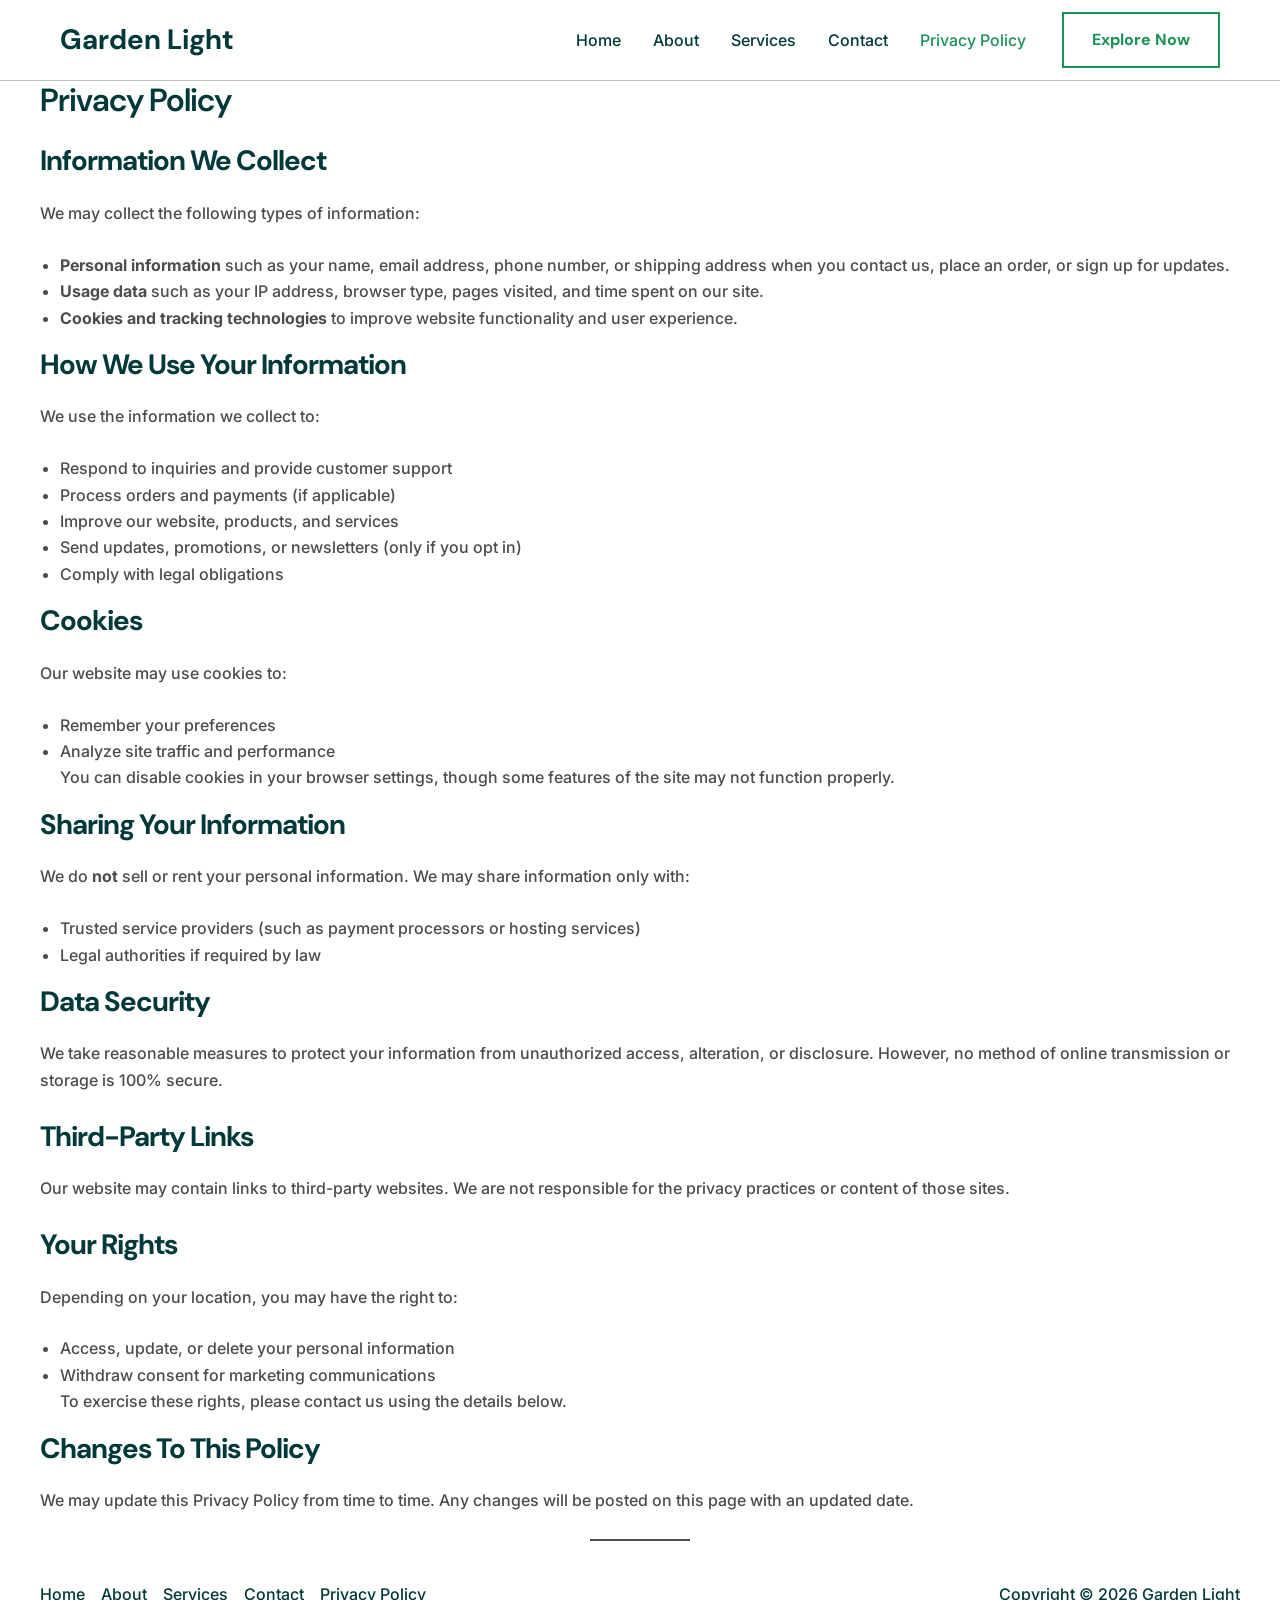
<file: privacy-policy-2/index.html>
<!DOCTYPE html>
<html lang="en-US">

<!-- Mirrored from zigaclick.site/privacy-policy-2/ by HTTrack Website Copier/3.x [XR&CO'2014], Tue, 10 Feb 2026 20:21:37 GMT -->
<!-- Added by HTTrack --><meta http-equiv="content-type" content="text/html;charset=UTF-8" /><!-- /Added by HTTrack -->
<head>
<meta charset="UTF-8">
<meta name="viewport" content="width=device-width, initial-scale=1">
	<link rel="profile" href="https://gmpg.org/xfn/11"> 
	<title>Privacy Policy &#8211; Garden Light</title>
<meta name='robots' content='max-image-preview:large' />
<link rel='dns-prefetch' href='http://fonts.googleapis.com/' />
<link rel="alternate" type="application/rss+xml" title="Garden Light &raquo; Feed" href="../feed/index.html" />
<link rel="alternate" type="application/rss+xml" title="Garden Light &raquo; Comments Feed" href="../comments/feed/index.html" />
<link rel="alternate" title="oEmbed (JSON)" type="application/json+oembed" href="../wp-json/oembed/1.0/embedd6fc.json?url=https%3A%2F%2Fzigaclick.site%2Fprivacy-policy-2%2F" />
<link rel="alternate" title="oEmbed (XML)" type="text/xml+oembed" href="../wp-json/oembed/1.0/embed8c3c?url=https%3A%2F%2Fzigaclick.site%2Fprivacy-policy-2%2F&amp;format=xml" />
<style id='wp-img-auto-sizes-contain-inline-css'>
img:is([sizes=auto i],[sizes^="auto," i]){contain-intrinsic-size:3000px 1500px}
/*# sourceURL=wp-img-auto-sizes-contain-inline-css */
</style>
<link rel='stylesheet' id='astra-theme-css-css' href='../wp-content/themes/astra/assets/css/minified/main.min5690.css?ver=4.12.3' media='all' />
<style id='astra-theme-css-inline-css'>
:root{--ast-post-nav-space:0;--ast-container-default-xlg-padding:2.5em;--ast-container-default-lg-padding:2.5em;--ast-container-default-slg-padding:2em;--ast-container-default-md-padding:2.5em;--ast-container-default-sm-padding:2.5em;--ast-container-default-xs-padding:2.4em;--ast-container-default-xxs-padding:1.8em;--ast-code-block-background:#ECEFF3;--ast-comment-inputs-background:#F9FAFB;--ast-normal-container-width:1200px;--ast-narrow-container-width:750px;--ast-blog-title-font-weight:600;--ast-blog-meta-weight:600;--ast-global-color-primary:var(--ast-global-color-5);--ast-global-color-secondary:var(--ast-global-color-4);--ast-global-color-alternate-background:var(--ast-global-color-7);--ast-global-color-subtle-background:var(--ast-global-color-6);--ast-bg-style-guide:var( --ast-global-color-secondary,--ast-global-color-5 );--ast-shadow-style-guide:0px 0px 4px 0 #00000057;--ast-global-dark-bg-style:#fff;--ast-global-dark-lfs:#fbfbfb;--ast-widget-bg-color:#fafafa;--ast-wc-container-head-bg-color:#fbfbfb;--ast-title-layout-bg:#eeeeee;--ast-search-border-color:#e7e7e7;--ast-lifter-hover-bg:#e6e6e6;--ast-gallery-block-color:#000;--srfm-color-input-label:var(--ast-global-color-2);}html{font-size:100%;}a{color:var(--ast-global-color-0);}a:hover,a:focus{color:var(--ast-global-color-1);}body,button,input,select,textarea,.ast-button,.ast-custom-button{font-family:'Inter',sans-serif;font-weight:500;font-size:16px;font-size:1rem;line-height:var(--ast-body-line-height,1.65);}blockquote{color:var(--ast-global-color-3);}h1,h2,h3,h4,h5,h6,.entry-content :where(h1,h2,h3,h4,h5,h6),.site-title,.site-title a{font-family:'DM Sans',sans-serif;font-weight:700;}.ast-site-identity .site-title a{color:var(--ast-global-color-2);}.site-title{font-size:28px;font-size:1.75rem;display:block;}.site-header .site-description{font-size:15px;font-size:0.9375rem;display:none;}.entry-title{font-size:24px;font-size:1.5rem;}.ast-blog-single-element.ast-taxonomy-container a{font-size:14px;font-size:0.875rem;}.ast-blog-meta-container{font-size:13px;font-size:0.8125rem;}.archive .ast-article-post .ast-article-inner,.blog .ast-article-post .ast-article-inner,.archive .ast-article-post .ast-article-inner:hover,.blog .ast-article-post .ast-article-inner:hover{overflow:hidden;}h1,.entry-content :where(h1){font-size:60px;font-size:3.75rem;font-weight:700;font-family:'DM Sans',sans-serif;line-height:1.15em;text-transform:capitalize;letter-spacing:-1px;}h2,.entry-content :where(h2){font-size:46px;font-size:2.875rem;font-weight:700;font-family:'DM Sans',sans-serif;line-height:1.2em;text-transform:capitalize;letter-spacing:-1px;}h3,.entry-content :where(h3){font-size:28px;font-size:1.75rem;font-weight:700;font-family:'DM Sans',sans-serif;line-height:1.3em;text-transform:capitalize;letter-spacing:-1px;}h4,.entry-content :where(h4){font-size:24px;font-size:1.5rem;line-height:1.3em;font-weight:700;font-family:'DM Sans',sans-serif;}h5,.entry-content :where(h5){font-size:18px;font-size:1.125rem;line-height:1.45em;font-weight:700;font-family:'DM Sans',sans-serif;}h6,.entry-content :where(h6){font-size:14px;font-size:0.875rem;line-height:1.6em;font-weight:700;font-family:'DM Sans',sans-serif;}::selection{background-color:var(--ast-global-color-0);color:#ffffff;}body,h1,h2,h3,h4,h5,h6,.entry-title a,.entry-content :where(h1,h2,h3,h4,h5,h6){color:var(--ast-global-color-3);}.tagcloud a:hover,.tagcloud a:focus,.tagcloud a.current-item{color:#ffffff;border-color:var(--ast-global-color-0);background-color:var(--ast-global-color-0);}input:focus,input[type="text"]:focus,input[type="email"]:focus,input[type="url"]:focus,input[type="password"]:focus,input[type="reset"]:focus,input[type="search"]:focus,textarea:focus{border-color:var(--ast-global-color-0);}input[type="radio"]:checked,input[type=reset],input[type="checkbox"]:checked,input[type="checkbox"]:hover:checked,input[type="checkbox"]:focus:checked,input[type=range]::-webkit-slider-thumb{border-color:var(--ast-global-color-0);background-color:var(--ast-global-color-0);box-shadow:none;}.site-footer a:hover + .post-count,.site-footer a:focus + .post-count{background:var(--ast-global-color-0);border-color:var(--ast-global-color-0);}.single .nav-links .nav-previous,.single .nav-links .nav-next{color:var(--ast-global-color-0);}.entry-meta,.entry-meta *{line-height:1.45;color:var(--ast-global-color-0);font-weight:600;}.entry-meta a:not(.ast-button):hover,.entry-meta a:not(.ast-button):hover *,.entry-meta a:not(.ast-button):focus,.entry-meta a:not(.ast-button):focus *,.page-links > .page-link,.page-links .page-link:hover,.post-navigation a:hover{color:var(--ast-global-color-1);}#cat option,.secondary .calendar_wrap thead a,.secondary .calendar_wrap thead a:visited{color:var(--ast-global-color-0);}.secondary .calendar_wrap #today,.ast-progress-val span{background:var(--ast-global-color-0);}.secondary a:hover + .post-count,.secondary a:focus + .post-count{background:var(--ast-global-color-0);border-color:var(--ast-global-color-0);}.calendar_wrap #today > a{color:#ffffff;}.page-links .page-link,.single .post-navigation a{color:var(--ast-global-color-3);}.ast-search-menu-icon .search-form button.search-submit{padding:0 4px;}.ast-search-menu-icon form.search-form{padding-right:0;}.ast-header-search .ast-search-menu-icon.ast-dropdown-active .search-form,.ast-header-search .ast-search-menu-icon.ast-dropdown-active .search-field:focus{transition:all 0.2s;}.search-form input.search-field:focus{outline:none;}.ast-mobile-header-content .ast-builder-layout-element:not(.ast-builder-menu):not(.ast-header-divider-element),.ast-mobile-popup-content .ast-builder-layout-element:not(.ast-builder-menu):not(.ast-header-divider-element){padding:15px 20px;}.ast-search-menu-icon .search-form button.search-submit:focus,.ast-theme-transparent-header .ast-header-search .ast-dropdown-active .ast-icon,.ast-theme-transparent-header .ast-inline-search .search-field:focus .ast-icon{color:var(--ast-global-color-1);}.ast-desktop .ast-header-search .slide-search .search-form{border:2px solid var(--ast-global-color-0);}.ast-header-search .slide-search .search-field{background-color:(--ast-global-dark-bg-style);}.ast-archive-title{color:var(--ast-global-color-2);}.widget-title{font-size:22px;font-size:1.375rem;color:var(--ast-global-color-2);}.ast-single-post .entry-content a,.ast-comment-content a:not(.ast-comment-edit-reply-wrap a){text-decoration:underline;}.ast-single-post .entry-content .uagb-tab a,.ast-single-post .entry-content .uagb-ifb-cta a,.ast-single-post .entry-content .uabb-module-content a,.ast-single-post .entry-content .uagb-post-grid a,.ast-single-post .entry-content .uagb-timeline a,.ast-single-post .entry-content .uagb-toc__wrap a,.ast-single-post .entry-content .uagb-taxomony-box a,.entry-content .wp-block-latest-posts > li > a,.ast-single-post .entry-content .wp-block-file__button,a.ast-post-filter-single,.ast-single-post .ast-comment-content .comment-reply-link,.ast-single-post .ast-comment-content .comment-edit-link{text-decoration:none;}.ast-search-menu-icon.slide-search a:focus-visible:focus-visible,.astra-search-icon:focus-visible,#close:focus-visible,a:focus-visible,.ast-menu-toggle:focus-visible,.site .skip-link:focus-visible,.wp-block-loginout input:focus-visible,.wp-block-search.wp-block-search__button-inside .wp-block-search__inside-wrapper,.ast-header-navigation-arrow:focus-visible,.ast-orders-table__row .ast-orders-table__cell:focus-visible,a#ast-apply-coupon:focus-visible,#ast-apply-coupon:focus-visible,#close:focus-visible,.button.search-submit:focus-visible,#search_submit:focus,.normal-search:focus-visible,.ast-header-account-wrap:focus-visible,.astra-cart-drawer-close:focus,.ast-single-variation:focus,.ast-button:focus,.ast-builder-button-wrap:has(.ast-custom-button-link:focus),.ast-builder-button-wrap .ast-custom-button-link:focus{outline-style:dotted;outline-color:inherit;outline-width:thin;}input:focus,input[type="text"]:focus,input[type="email"]:focus,input[type="url"]:focus,input[type="password"]:focus,input[type="reset"]:focus,input[type="search"]:focus,input[type="number"]:focus,textarea:focus,.wp-block-search__input:focus,[data-section="section-header-mobile-trigger"] .ast-button-wrap .ast-mobile-menu-trigger-minimal:focus,.ast-mobile-popup-drawer.active .menu-toggle-close:focus,#ast-scroll-top:focus,#coupon_code:focus,#ast-coupon-code:focus{border-style:dotted;border-color:inherit;border-width:thin;}input{outline:none;}.ast-logo-title-inline .site-logo-img{padding-right:1em;}body .ast-oembed-container *{position:absolute;top:0;width:100%;height:100%;left:0;}body .wp-block-embed-pocket-casts .ast-oembed-container *{position:unset;}.ast-single-post-featured-section + article {margin-top: 2em;}.site-content .ast-single-post-featured-section img {width: 100%;overflow: hidden;object-fit: cover;}.ast-separate-container .site-content .ast-single-post-featured-section + article {margin-top: -80px;z-index: 9;position: relative;border-radius: 4px;}@media (min-width: 922px) {.ast-no-sidebar .site-content .ast-article-image-container--wide {margin-left: -120px;margin-right: -120px;max-width: unset;width: unset;}.ast-left-sidebar .site-content .ast-article-image-container--wide,.ast-right-sidebar .site-content .ast-article-image-container--wide {margin-left: -10px;margin-right: -10px;}.site-content .ast-article-image-container--full {margin-left: calc( -50vw + 50%);margin-right: calc( -50vw + 50%);max-width: 100vw;width: 100vw;}.ast-left-sidebar .site-content .ast-article-image-container--full,.ast-right-sidebar .site-content .ast-article-image-container--full {margin-left: -10px;margin-right: -10px;max-width: inherit;width: auto;}}.site > .ast-single-related-posts-container {margin-top: 0;}@media (min-width: 922px) {.ast-desktop .ast-container--narrow {max-width: var(--ast-narrow-container-width);margin: 0 auto;}}input[type="text"],input[type="number"],input[type="email"],input[type="url"],input[type="password"],input[type="search"],input[type=reset],input[type=tel],input[type=date],select,textarea{font-size:16px;font-style:normal;font-weight:400;line-height:24px;width:100%;padding:12px 16px;border-radius:4px;box-shadow:0px 1px 2px 0px rgba(0,0,0,0.05);color:var(--ast-form-input-text,#475569);}input[type="text"],input[type="number"],input[type="email"],input[type="url"],input[type="password"],input[type="search"],input[type=reset],input[type=tel],input[type=date],select{height:40px;}input[type="date"]{border-width:1px;border-style:solid;border-color:var(--ast-border-color);background:var( --ast-global-color-secondary,--ast-global-color-5 );}input[type="text"]:focus,input[type="number"]:focus,input[type="email"]:focus,input[type="url"]:focus,input[type="password"]:focus,input[type="search"]:focus,input[type=reset]:focus,input[type="tel"]:focus,input[type="date"]:focus,select:focus,textarea:focus{border-color:#046BD2;box-shadow:none;outline:none;color:var(--ast-form-input-focus-text,#475569);}label,legend{color:var(--ast-global-color-2,#111827 );font-size:14px;font-style:normal;font-weight:500;line-height:20px;}select{padding:6px 10px;}fieldset{padding:30px;border-radius:4px;}button,.ast-button,.button,input[type="button"],input[type="reset"],input[type="submit"],a:where(.wp-block-button__link){border-radius:4px;box-shadow:0px 1px 2px 0px rgba(0,0,0,0.05);}:root{--ast-comment-inputs-background:#FFF;}::placeholder{color:var(--ast-form-field-color,#9CA3AF);}::-ms-input-placeholder{color:var(--ast-form-field-color,#9CA3AF);}@media (max-width:921.9px){#ast-desktop-header{display:none;}}@media (min-width:922px){#ast-mobile-header{display:none;}}.wp-block-buttons.aligncenter{justify-content:center;}@media (max-width:921px){.ast-theme-transparent-header #primary,.ast-theme-transparent-header #secondary{padding:0;}}@media (max-width:921px){.ast-plain-container.ast-no-sidebar #primary{padding:0;}}.ast-plain-container.ast-no-sidebar #primary{margin-top:0;margin-bottom:0;}@media (min-width:1200px){.ast-plain-container.ast-no-sidebar #primary{margin-top:60px;margin-bottom:60px;}}@media (max-width:921px){.ast-separate-container #primary,.ast-narrow-container #primary{padding-top:0px;}}@media (max-width:544px){.ast-separate-container #primary,.ast-narrow-container #primary{padding-top:0px;}}@media (max-width:921px){.ast-separate-container #primary,.ast-narrow-container #primary{padding-bottom:0px;}}@media (max-width:544px){.ast-separate-container #primary,.ast-narrow-container #primary{padding-bottom:0px;}}.wp-block-button.is-style-outline .wp-block-button__link{border-color:var(--ast-global-color-0);border-top-width:2px;border-right-width:2px;border-bottom-width:2px;border-left-width:2px;}div.wp-block-button.is-style-outline > .wp-block-button__link:not(.has-text-color),div.wp-block-button.wp-block-button__link.is-style-outline:not(.has-text-color){color:var(--ast-global-color-0);}.wp-block-button.is-style-outline .wp-block-button__link:hover,.wp-block-buttons .wp-block-button.is-style-outline .wp-block-button__link:focus,.wp-block-buttons .wp-block-button.is-style-outline > .wp-block-button__link:not(.has-text-color):hover,.wp-block-buttons .wp-block-button.wp-block-button__link.is-style-outline:not(.has-text-color):hover{color:#ffffff;background-color:var(--ast-global-color-1);border-color:var(--ast-global-color-1);}.post-page-numbers.current .page-link,.ast-pagination .page-numbers.current{color:#ffffff;border-color:var(--ast-global-color-0);background-color:var(--ast-global-color-0);}.wp-block-button.is-style-outline .wp-block-button__link{border-top-width:2px;border-right-width:2px;border-bottom-width:2px;border-left-width:2px;}.wp-block-buttons .wp-block-button.is-style-outline .wp-block-button__link.wp-element-button,.ast-outline-button,.wp-block-uagb-buttons-child .uagb-buttons-repeater.ast-outline-button{border-color:var(--ast-global-color-0);border-top-width:2px;border-right-width:2px;border-bottom-width:2px;border-left-width:2px;font-family:'DM Sans',sans-serif;font-weight:700;font-size:16px;font-size:1rem;line-height:1.6em;text-transform:capitalize;padding-top:13px;padding-right:28px;padding-bottom:13px;padding-left:28px;border-top-left-radius:0px;border-top-right-radius:0px;border-bottom-right-radius:0px;border-bottom-left-radius:0px;}.wp-block-buttons .wp-block-button.is-style-outline > .wp-block-button__link:not(.has-text-color),.wp-block-buttons .wp-block-button.wp-block-button__link.is-style-outline:not(.has-text-color),.ast-outline-button{color:var(--ast-global-color-0);}.wp-block-button.is-style-outline .wp-block-button__link:hover,.wp-block-buttons .wp-block-button.is-style-outline .wp-block-button__link:focus,.wp-block-buttons .wp-block-button.is-style-outline > .wp-block-button__link:not(.has-text-color):hover,.wp-block-buttons .wp-block-button.wp-block-button__link.is-style-outline:not(.has-text-color):hover,.ast-outline-button:hover,.ast-outline-button:focus,.wp-block-uagb-buttons-child .uagb-buttons-repeater.ast-outline-button:hover,.wp-block-uagb-buttons-child .uagb-buttons-repeater.ast-outline-button:focus{color:#ffffff;background-color:var(--ast-global-color-1);border-color:var(--ast-global-color-1);}.ast-single-post .entry-content a.ast-outline-button,.ast-single-post .entry-content .is-style-outline>.wp-block-button__link{text-decoration:none;}.wp-block-button .wp-block-button__link.wp-element-button.is-style-outline:not(.has-background),.wp-block-button.is-style-outline>.wp-block-button__link.wp-element-button:not(.has-background),.ast-outline-button{background-color:rgba(0,0,0,0);}.uagb-buttons-repeater.ast-outline-button{border-radius:9999px;}@media (max-width:921px){.wp-block-buttons .wp-block-button.is-style-outline .wp-block-button__link.wp-element-button,.ast-outline-button,.wp-block-uagb-buttons-child .uagb-buttons-repeater.ast-outline-button{font-size:16px;font-size:1rem;padding-top:12px;padding-right:24px;padding-bottom:12px;padding-left:24px;border-top-left-radius:0px;border-top-right-radius:0px;border-bottom-right-radius:0px;border-bottom-left-radius:0px;}}@media (max-width:544px){.wp-block-buttons .wp-block-button.is-style-outline .wp-block-button__link.wp-element-button,.ast-outline-button,.wp-block-uagb-buttons-child .uagb-buttons-repeater.ast-outline-button{font-size:15px;font-size:0.9375rem;padding-top:12px;padding-right:24px;padding-bottom:12px;padding-left:24px;border-top-left-radius:0px;border-top-right-radius:0px;border-bottom-right-radius:0px;border-bottom-left-radius:0px;}}.entry-content[data-ast-blocks-layout] > figure{margin-bottom:1em;}h1.widget-title{font-weight:700;}h2.widget-title{font-weight:700;}h3.widget-title{font-weight:700;}#page{display:flex;flex-direction:column;min-height:100vh;}.ast-404-layout-1 h1.page-title{color:var(--ast-global-color-2);}.single .post-navigation a{line-height:1em;height:inherit;}.error-404 .page-sub-title{font-size:1.5rem;font-weight:inherit;}.search .site-content .content-area .search-form{margin-bottom:0;}#page .site-content{flex-grow:1;}.widget{margin-bottom:1.25em;}#secondary li{line-height:1.5em;}#secondary .wp-block-group h2{margin-bottom:0.7em;}#secondary h2{font-size:1.7rem;}.ast-separate-container .ast-article-post,.ast-separate-container .ast-article-single,.ast-separate-container .comment-respond{padding:3em;}.ast-separate-container .ast-article-single .ast-article-single{padding:0;}.ast-article-single .wp-block-post-template-is-layout-grid{padding-left:0;}.ast-separate-container .comments-title,.ast-narrow-container .comments-title{padding:1.5em 2em;}.ast-page-builder-template .comment-form-textarea,.ast-comment-formwrap .ast-grid-common-col{padding:0;}.ast-comment-formwrap{padding:0;display:inline-flex;column-gap:20px;width:100%;margin-left:0;margin-right:0;}.comments-area textarea#comment:focus,.comments-area textarea#comment:active,.comments-area .ast-comment-formwrap input[type="text"]:focus,.comments-area .ast-comment-formwrap input[type="text"]:active {box-shadow:none;outline:none;}.archive.ast-page-builder-template .entry-header{margin-top:2em;}.ast-page-builder-template .ast-comment-formwrap{width:100%;}.entry-title{margin-bottom:0.6em;}.ast-archive-description p{font-size:inherit;font-weight:inherit;line-height:inherit;}.ast-separate-container .ast-comment-list li.depth-1,.hentry{margin-bottom:1.5em;}.site-content section.ast-archive-description{margin-bottom:2em;}@media (min-width:921px){.ast-left-sidebar.ast-page-builder-template #secondary,.archive.ast-right-sidebar.ast-page-builder-template .site-main{padding-left:20px;padding-right:20px;}}@media (max-width:544px){.ast-comment-formwrap.ast-row{column-gap:10px;display:inline-block;}#ast-commentform .ast-grid-common-col{position:relative;width:100%;}}@media (min-width:1201px){.ast-separate-container .ast-article-post,.ast-separate-container .ast-article-single,.ast-separate-container .ast-author-box,.ast-separate-container .ast-404-layout-1,.ast-separate-container .no-results{padding:3em;}}@media (max-width:921px){.ast-left-sidebar #content > .ast-container{display:flex;flex-direction:column-reverse;width:100%;}}@media (min-width:922px){.ast-separate-container.ast-right-sidebar #primary,.ast-separate-container.ast-left-sidebar #primary{border:0;}.search-no-results.ast-separate-container #primary{margin-bottom:4em;}}.wp-block-button .wp-block-button__link{color:#ffffff;}.wp-block-button .wp-block-button__link:hover,.wp-block-button .wp-block-button__link:focus{color:#ffffff;background-color:var(--ast-global-color-1);border-color:var(--ast-global-color-1);}.wp-block-button .wp-block-button__link,.wp-block-search .wp-block-search__button,body .wp-block-file .wp-block-file__button{border-style:solid;border-top-width:2px;border-right-width:2px;border-left-width:2px;border-bottom-width:2px;border-color:var(--ast-global-color-0);background-color:var(--ast-global-color-0);color:#ffffff;font-family:'DM Sans',sans-serif;font-weight:700;line-height:1.6em;text-transform:capitalize;font-size:16px;font-size:1rem;border-top-left-radius:0px;border-top-right-radius:0px;border-bottom-right-radius:0px;border-bottom-left-radius:0px;padding-top:13px;padding-right:28px;padding-bottom:13px;padding-left:28px;}.ast-single-post .entry-content .wp-block-button .wp-block-button__link,.ast-single-post .entry-content .wp-block-search .wp-block-search__button,body .entry-content .wp-block-file .wp-block-file__button{text-decoration:none;}@media (max-width:921px){.wp-block-button .wp-block-button__link,.wp-block-search .wp-block-search__button,body .wp-block-file .wp-block-file__button{font-size:16px;font-size:1rem;padding-top:12px;padding-right:24px;padding-bottom:12px;padding-left:24px;border-top-left-radius:0px;border-top-right-radius:0px;border-bottom-right-radius:0px;border-bottom-left-radius:0px;}}@media (max-width:544px){.wp-block-button .wp-block-button__link,.wp-block-search .wp-block-search__button,body .wp-block-file .wp-block-file__button{font-size:15px;font-size:0.9375rem;padding-top:12px;padding-right:24px;padding-bottom:12px;padding-left:24px;border-top-left-radius:0px;border-top-right-radius:0px;border-bottom-right-radius:0px;border-bottom-left-radius:0px;}}.menu-toggle,button,.ast-button,.ast-custom-button,.button,input#submit,input[type="button"],input[type="submit"],input[type="reset"],#comments .submit,.search .search-submit,form[CLASS*="wp-block-search__"].wp-block-search .wp-block-search__inside-wrapper .wp-block-search__button,body .wp-block-file .wp-block-file__button,.search .search-submit{border-style:solid;border-top-width:2px;border-right-width:2px;border-left-width:2px;border-bottom-width:2px;color:#ffffff;border-color:var(--ast-global-color-0);background-color:var(--ast-global-color-0);padding-top:13px;padding-right:28px;padding-bottom:13px;padding-left:28px;font-family:'DM Sans',sans-serif;font-weight:700;font-size:16px;font-size:1rem;line-height:1.6em;text-transform:capitalize;border-top-left-radius:0px;border-top-right-radius:0px;border-bottom-right-radius:0px;border-bottom-left-radius:0px;}button:focus,.menu-toggle:hover,button:hover,.ast-button:hover,.ast-custom-button:hover .button:hover,.ast-custom-button:hover ,input[type=reset]:hover,input[type=reset]:focus,input#submit:hover,input#submit:focus,input[type="button"]:hover,input[type="button"]:focus,input[type="submit"]:hover,input[type="submit"]:focus,form[CLASS*="wp-block-search__"].wp-block-search .wp-block-search__inside-wrapper .wp-block-search__button:hover,form[CLASS*="wp-block-search__"].wp-block-search .wp-block-search__inside-wrapper .wp-block-search__button:focus,body .wp-block-file .wp-block-file__button:hover,body .wp-block-file .wp-block-file__button:focus{color:#ffffff;background-color:var(--ast-global-color-1);border-color:var(--ast-global-color-1);}form[CLASS*="wp-block-search__"].wp-block-search .wp-block-search__inside-wrapper .wp-block-search__button.has-icon{padding-top:calc(13px - 3px);padding-right:calc(28px - 3px);padding-bottom:calc(13px - 3px);padding-left:calc(28px - 3px);}@media (max-width:921px){.menu-toggle,button,.ast-button,.ast-custom-button,.button,input#submit,input[type="button"],input[type="submit"],input[type="reset"],#comments .submit,.search .search-submit,form[CLASS*="wp-block-search__"].wp-block-search .wp-block-search__inside-wrapper .wp-block-search__button,body .wp-block-file .wp-block-file__button,.search .search-submit{padding-top:12px;padding-right:24px;padding-bottom:12px;padding-left:24px;font-size:16px;font-size:1rem;border-top-left-radius:0px;border-top-right-radius:0px;border-bottom-right-radius:0px;border-bottom-left-radius:0px;}}@media (max-width:544px){.menu-toggle,button,.ast-button,.ast-custom-button,.button,input#submit,input[type="button"],input[type="submit"],input[type="reset"],#comments .submit,.search .search-submit,form[CLASS*="wp-block-search__"].wp-block-search .wp-block-search__inside-wrapper .wp-block-search__button,body .wp-block-file .wp-block-file__button,.search .search-submit{padding-top:12px;padding-right:24px;padding-bottom:12px;padding-left:24px;font-size:15px;font-size:0.9375rem;border-top-left-radius:0px;border-top-right-radius:0px;border-bottom-right-radius:0px;border-bottom-left-radius:0px;}}@media (max-width:921px){.menu-toggle,button,.ast-button,.button,input#submit,input[type="button"],input[type="submit"],input[type="reset"]{font-size:16px;font-size:1rem;}.ast-mobile-header-stack .main-header-bar .ast-search-menu-icon{display:inline-block;}.ast-header-break-point.ast-header-custom-item-outside .ast-mobile-header-stack .main-header-bar .ast-search-icon{margin:0;}.ast-comment-avatar-wrap img{max-width:2.5em;}.ast-comment-meta{padding:0 1.8888em 1.3333em;}}@media (min-width:544px){.ast-container{max-width:100%;}}@media (max-width:544px){.ast-separate-container .ast-article-post,.ast-separate-container .ast-article-single,.ast-separate-container .comments-title,.ast-separate-container .ast-archive-description{padding:1.5em 1em;}.ast-separate-container #content .ast-container{padding-left:0.54em;padding-right:0.54em;}.ast-separate-container .ast-comment-list .bypostauthor{padding:.5em;}.ast-search-menu-icon.ast-dropdown-active .search-field{width:170px;}.menu-toggle,button,.ast-button,.button,input#submit,input[type="button"],input[type="submit"],input[type="reset"]{font-size:15px;font-size:0.9375rem;}} #ast-mobile-header .ast-site-header-cart-li a{pointer-events:none;}@media (max-width:921px){.widget-title{font-size:21px;font-size:1.4rem;}body,button,input,select,textarea,.ast-button,.ast-custom-button{font-size:15px;font-size:0.9375rem;}#secondary,#secondary button,#secondary input,#secondary select,#secondary textarea{font-size:15px;font-size:0.9375rem;}.site-title{font-size:26px;font-size:1.625rem;display:block;}.site-header .site-description{display:none;}.entry-title{font-size:22px;font-size:1.375rem;}.ast-blog-meta-container{font-size:13px;font-size:0.8125rem;}h1,.entry-content :where(h1){font-size:46px;}h2,.entry-content :where(h2){font-size:36px;}h3,.entry-content :where(h3){font-size:24px;}h4,.entry-content :where(h4){font-size:20px;font-size:1.25rem;}h5,.entry-content :where(h5){font-size:18px;font-size:1.125rem;}h6,.entry-content :where(h6){font-size:14px;font-size:0.875rem;}}@media (max-width:544px){.widget-title{font-size:20px;font-size:1.4285714285714rem;}body,button,input,select,textarea,.ast-button,.ast-custom-button{font-size:14px;font-size:0.875rem;}#secondary,#secondary button,#secondary input,#secondary select,#secondary textarea{font-size:14px;font-size:0.875rem;}.site-title{font-size:23px;font-size:1.4375rem;display:block;}.site-header .site-description{display:none;}.entry-title{font-size:18px;font-size:1.125rem;}h1,.entry-content :where(h1){font-size:32px;}h2,.entry-content :where(h2){font-size:24px;}h3,.entry-content :where(h3){font-size:20px;}h4,.entry-content :where(h4){font-size:18px;font-size:1.125rem;}h5,.entry-content :where(h5){font-size:16px;font-size:1rem;}h6,.entry-content :where(h6){font-size:14px;font-size:0.875rem;}}@media (max-width:544px){html{font-size:100%;}}@media (min-width:922px){.ast-container{max-width:1240px;}}@media (min-width:922px){.site-content .ast-container{display:flex;}}@media (max-width:921px){.site-content .ast-container{flex-direction:column;}}.entry-content :where(h1,h2,h3,h4,h5,h6){clear:none;}@media (min-width:922px){.main-header-menu .sub-menu .menu-item.ast-left-align-sub-menu:hover > .sub-menu,.main-header-menu .sub-menu .menu-item.ast-left-align-sub-menu.focus > .sub-menu{margin-left:-0px;}}.entry-content li > p{margin-bottom:0;}.site .comments-area{padding-bottom:2em;margin-top:2em;}.wp-block-file {display: flex;align-items: center;flex-wrap: wrap;justify-content: space-between;}.wp-block-pullquote {border: none;}.wp-block-pullquote blockquote::before {content: "\201D";font-family: "Helvetica",sans-serif;display: flex;transform: rotate( 180deg );font-size: 6rem;font-style: normal;line-height: 1;font-weight: bold;align-items: center;justify-content: center;}.has-text-align-right > blockquote::before {justify-content: flex-start;}.has-text-align-left > blockquote::before {justify-content: flex-end;}figure.wp-block-pullquote.is-style-solid-color blockquote {max-width: 100%;text-align: inherit;}:root {--wp--custom--ast-default-block-top-padding: 100px;--wp--custom--ast-default-block-right-padding: 80px;--wp--custom--ast-default-block-bottom-padding: 100px;--wp--custom--ast-default-block-left-padding: 80px;--wp--custom--ast-container-width: 1200px;--wp--custom--ast-content-width-size: 1200px;--wp--custom--ast-wide-width-size: calc(1200px + var(--wp--custom--ast-default-block-left-padding) + var(--wp--custom--ast-default-block-right-padding));}.ast-narrow-container {--wp--custom--ast-content-width-size: 750px;--wp--custom--ast-wide-width-size: 750px;}@media(max-width: 921px) {:root {--wp--custom--ast-default-block-top-padding: 50px;--wp--custom--ast-default-block-right-padding: 50px;--wp--custom--ast-default-block-bottom-padding: 50px;--wp--custom--ast-default-block-left-padding: 50px;}}@media(max-width: 544px) {:root {--wp--custom--ast-default-block-top-padding: 50px;--wp--custom--ast-default-block-right-padding: 30px;--wp--custom--ast-default-block-bottom-padding: 50px;--wp--custom--ast-default-block-left-padding: 30px;}}.entry-content > .wp-block-group,.entry-content > .wp-block-cover,.entry-content > .wp-block-columns {padding-top: var(--wp--custom--ast-default-block-top-padding);padding-right: var(--wp--custom--ast-default-block-right-padding);padding-bottom: var(--wp--custom--ast-default-block-bottom-padding);padding-left: var(--wp--custom--ast-default-block-left-padding);}.ast-plain-container.ast-no-sidebar .entry-content > .alignfull,.ast-page-builder-template .ast-no-sidebar .entry-content > .alignfull {margin-left: calc( -50vw + 50%);margin-right: calc( -50vw + 50%);max-width: 100vw;width: 100vw;}.ast-plain-container.ast-no-sidebar .entry-content .alignfull .alignfull,.ast-page-builder-template.ast-no-sidebar .entry-content .alignfull .alignfull,.ast-plain-container.ast-no-sidebar .entry-content .alignfull .alignwide,.ast-page-builder-template.ast-no-sidebar .entry-content .alignfull .alignwide,.ast-plain-container.ast-no-sidebar .entry-content .alignwide .alignfull,.ast-page-builder-template.ast-no-sidebar .entry-content .alignwide .alignfull,.ast-plain-container.ast-no-sidebar .entry-content .alignwide .alignwide,.ast-page-builder-template.ast-no-sidebar .entry-content .alignwide .alignwide,.ast-plain-container.ast-no-sidebar .entry-content .wp-block-column .alignfull,.ast-page-builder-template.ast-no-sidebar .entry-content .wp-block-column .alignfull,.ast-plain-container.ast-no-sidebar .entry-content .wp-block-column .alignwide,.ast-page-builder-template.ast-no-sidebar .entry-content .wp-block-column .alignwide {margin-left: auto;margin-right: auto;width: 100%;}[data-ast-blocks-layout] .wp-block-separator:not(.is-style-dots) {height: 0;}[data-ast-blocks-layout] .wp-block-separator {margin: 20px auto;}[data-ast-blocks-layout] .wp-block-separator:not(.is-style-wide):not(.is-style-dots) {max-width: 100px;}[data-ast-blocks-layout] .wp-block-separator.has-background {padding: 0;}.entry-content[data-ast-blocks-layout] > * {max-width: var(--wp--custom--ast-content-width-size);margin-left: auto;margin-right: auto;}.entry-content[data-ast-blocks-layout] > .alignwide {max-width: var(--wp--custom--ast-wide-width-size);}.entry-content[data-ast-blocks-layout] .alignfull {max-width: none;}.entry-content .wp-block-columns {margin-bottom: 0;}blockquote {margin: 1.5em;border-color: rgba(0,0,0,0.05);}.wp-block-quote:not(.has-text-align-right):not(.has-text-align-center) {border-left: 5px solid rgba(0,0,0,0.05);}.has-text-align-right > blockquote,blockquote.has-text-align-right {border-right: 5px solid rgba(0,0,0,0.05);}.has-text-align-left > blockquote,blockquote.has-text-align-left {border-left: 5px solid rgba(0,0,0,0.05);}.wp-block-site-tagline,.wp-block-latest-posts .read-more {margin-top: 15px;}.wp-block-loginout p label {display: block;}.wp-block-loginout p:not(.login-remember):not(.login-submit) input {width: 100%;}.wp-block-loginout input:focus {border-color: transparent;}.wp-block-loginout input:focus {outline: thin dotted;}.entry-content .wp-block-media-text .wp-block-media-text__content {padding: 0 0 0 8%;}.entry-content .wp-block-media-text.has-media-on-the-right .wp-block-media-text__content {padding: 0 8% 0 0;}.entry-content .wp-block-media-text.has-background .wp-block-media-text__content {padding: 8%;}.entry-content .wp-block-cover:not([class*="background-color"]):not(.has-text-color.has-link-color) .wp-block-cover__inner-container,.entry-content .wp-block-cover:not([class*="background-color"]) .wp-block-cover-image-text,.entry-content .wp-block-cover:not([class*="background-color"]) .wp-block-cover-text,.entry-content .wp-block-cover-image:not([class*="background-color"]) .wp-block-cover__inner-container,.entry-content .wp-block-cover-image:not([class*="background-color"]) .wp-block-cover-image-text,.entry-content .wp-block-cover-image:not([class*="background-color"]) .wp-block-cover-text {color: var(--ast-global-color-primary,var(--ast-global-color-5));}.wp-block-loginout .login-remember input {width: 1.1rem;height: 1.1rem;margin: 0 5px 4px 0;vertical-align: middle;}.wp-block-latest-posts > li > *:first-child,.wp-block-latest-posts:not(.is-grid) > li:first-child {margin-top: 0;}.entry-content > .wp-block-buttons,.entry-content > .wp-block-uagb-buttons {margin-bottom: 1.5em;}.wp-block-search__inside-wrapper .wp-block-search__input {padding: 0 10px;color: var(--ast-global-color-3);background: var(--ast-global-color-primary,var(--ast-global-color-5));border-color: var(--ast-border-color);}.wp-block-latest-posts .read-more {margin-bottom: 1.5em;}.wp-block-search__no-button .wp-block-search__inside-wrapper .wp-block-search__input {padding-top: 5px;padding-bottom: 5px;}.wp-block-latest-posts .wp-block-latest-posts__post-date,.wp-block-latest-posts .wp-block-latest-posts__post-author {font-size: 1rem;}.wp-block-latest-posts > li > *,.wp-block-latest-posts:not(.is-grid) > li {margin-top: 12px;margin-bottom: 12px;}.ast-page-builder-template .entry-content[data-ast-blocks-layout] > .alignwide:where(:not(.uagb-is-root-container):not(.spectra-is-root-container)) > * {max-width: var(--wp--custom--ast-wide-width-size);}.ast-page-builder-template .entry-content[data-ast-blocks-layout] > .inherit-container-width > *,.ast-page-builder-template .entry-content[data-ast-blocks-layout] > *:not(.wp-block-group):where(:not(.uagb-is-root-container):not(.spectra-is-root-container)) > *,.entry-content[data-ast-blocks-layout] > .wp-block-cover .wp-block-cover__inner-container {max-width: var(--wp--custom--ast-content-width-size) ;margin-left: auto;margin-right: auto;}.ast-page-builder-template .entry-content[data-ast-blocks-layout] > *,.ast-page-builder-template .entry-content[data-ast-blocks-layout] > .alignfull:where(:not(.wp-block-group):not(.uagb-is-root-container):not(.spectra-is-root-container)) > * {max-width: none;}.entry-content[data-ast-blocks-layout] .wp-block-cover:not(.alignleft):not(.alignright) {width: auto;}@media(max-width: 1200px) {.ast-separate-container .entry-content > .alignfull,.ast-separate-container .entry-content[data-ast-blocks-layout] > .alignwide,.ast-plain-container .entry-content[data-ast-blocks-layout] > .alignwide,.ast-plain-container .entry-content .alignfull {margin-left: calc(-1 * min(var(--ast-container-default-xlg-padding),20px)) ;margin-right: calc(-1 * min(var(--ast-container-default-xlg-padding),20px));}}@media(min-width: 1201px) {.ast-separate-container .entry-content > .alignfull {margin-left: calc(-1 * var(--ast-container-default-xlg-padding) );margin-right: calc(-1 * var(--ast-container-default-xlg-padding) );}.ast-separate-container .entry-content[data-ast-blocks-layout] > .alignwide,.ast-plain-container .entry-content[data-ast-blocks-layout] > .alignwide {margin-left: calc(-1 * var(--wp--custom--ast-default-block-left-padding) );margin-right: calc(-1 * var(--wp--custom--ast-default-block-right-padding) );}}@media(min-width: 921px) {.ast-separate-container .entry-content .wp-block-group.alignwide:not(.inherit-container-width) > :where(:not(.alignleft):not(.alignright)),.ast-plain-container .entry-content .wp-block-group.alignwide:not(.inherit-container-width) > :where(:not(.alignleft):not(.alignright)) {max-width: calc( var(--wp--custom--ast-content-width-size) + 80px );}.ast-plain-container.ast-right-sidebar .entry-content[data-ast-blocks-layout] .alignfull,.ast-plain-container.ast-left-sidebar .entry-content[data-ast-blocks-layout] .alignfull {margin-left: -60px;margin-right: -60px;}}@media(min-width: 544px) {.entry-content > .alignleft {margin-right: 20px;}.entry-content > .alignright {margin-left: 20px;}}@media (max-width:544px){.wp-block-columns .wp-block-column:not(:last-child){margin-bottom:20px;}.wp-block-latest-posts{margin:0;}}@media( max-width: 600px ) {.entry-content .wp-block-media-text .wp-block-media-text__content,.entry-content .wp-block-media-text.has-media-on-the-right .wp-block-media-text__content {padding: 8% 0 0;}.entry-content .wp-block-media-text.has-background .wp-block-media-text__content {padding: 8%;}}.ast-narrow-container .site-content .wp-block-uagb-image--align-full .wp-block-uagb-image__figure {max-width: 100%;margin-left: auto;margin-right: auto;}.entry-content ul,.entry-content ol {padding: revert;margin: revert;padding-left: 20px;}.entry-content ul.wc-block-product-template{padding: 0;}:root .has-ast-global-color-0-color{color:var(--ast-global-color-0);}:root .has-ast-global-color-0-background-color{background-color:var(--ast-global-color-0);}:root .wp-block-button .has-ast-global-color-0-color{color:var(--ast-global-color-0);}:root .wp-block-button .has-ast-global-color-0-background-color{background-color:var(--ast-global-color-0);}:root .has-ast-global-color-1-color{color:var(--ast-global-color-1);}:root .has-ast-global-color-1-background-color{background-color:var(--ast-global-color-1);}:root .wp-block-button .has-ast-global-color-1-color{color:var(--ast-global-color-1);}:root .wp-block-button .has-ast-global-color-1-background-color{background-color:var(--ast-global-color-1);}:root .has-ast-global-color-2-color{color:var(--ast-global-color-2);}:root .has-ast-global-color-2-background-color{background-color:var(--ast-global-color-2);}:root .wp-block-button .has-ast-global-color-2-color{color:var(--ast-global-color-2);}:root .wp-block-button .has-ast-global-color-2-background-color{background-color:var(--ast-global-color-2);}:root .has-ast-global-color-3-color{color:var(--ast-global-color-3);}:root .has-ast-global-color-3-background-color{background-color:var(--ast-global-color-3);}:root .wp-block-button .has-ast-global-color-3-color{color:var(--ast-global-color-3);}:root .wp-block-button .has-ast-global-color-3-background-color{background-color:var(--ast-global-color-3);}:root .has-ast-global-color-4-color{color:var(--ast-global-color-4);}:root .has-ast-global-color-4-background-color{background-color:var(--ast-global-color-4);}:root .wp-block-button .has-ast-global-color-4-color{color:var(--ast-global-color-4);}:root .wp-block-button .has-ast-global-color-4-background-color{background-color:var(--ast-global-color-4);}:root .has-ast-global-color-5-color{color:var(--ast-global-color-5);}:root .has-ast-global-color-5-background-color{background-color:var(--ast-global-color-5);}:root .wp-block-button .has-ast-global-color-5-color{color:var(--ast-global-color-5);}:root .wp-block-button .has-ast-global-color-5-background-color{background-color:var(--ast-global-color-5);}:root .has-ast-global-color-6-color{color:var(--ast-global-color-6);}:root .has-ast-global-color-6-background-color{background-color:var(--ast-global-color-6);}:root .wp-block-button .has-ast-global-color-6-color{color:var(--ast-global-color-6);}:root .wp-block-button .has-ast-global-color-6-background-color{background-color:var(--ast-global-color-6);}:root .has-ast-global-color-7-color{color:var(--ast-global-color-7);}:root .has-ast-global-color-7-background-color{background-color:var(--ast-global-color-7);}:root .wp-block-button .has-ast-global-color-7-color{color:var(--ast-global-color-7);}:root .wp-block-button .has-ast-global-color-7-background-color{background-color:var(--ast-global-color-7);}:root .has-ast-global-color-8-color{color:var(--ast-global-color-8);}:root .has-ast-global-color-8-background-color{background-color:var(--ast-global-color-8);}:root .wp-block-button .has-ast-global-color-8-color{color:var(--ast-global-color-8);}:root .wp-block-button .has-ast-global-color-8-background-color{background-color:var(--ast-global-color-8);}:root{--ast-global-color-0:#1b9156;--ast-global-color-1:#2ac578;--ast-global-color-2:#013839;--ast-global-color-3:#494d4d;--ast-global-color-4:#f2f7f5;--ast-global-color-5:#FFFFFF;--ast-global-color-6:#b6c4bd;--ast-global-color-7:#000f0f;--ast-global-color-8:#000000;}:root {--ast-border-color : var(--ast-global-color-6);}.site .site-content #primary{margin-top:0px;margin-bottom:0px;margin-left:0px;margin-right:0px;}.site .site-content #primary .ast-article-single,.ast-separate-container .site-content #secondary .widget{padding-top:0px;padding-bottom:0px;padding-left:0px;padding-right:0px;}.ast-single-entry-banner {-js-display: flex;display: flex;flex-direction: column;justify-content: center;text-align: center;position: relative;background: var(--ast-title-layout-bg);}.ast-single-entry-banner[data-banner-layout="layout-1"] {max-width: 1200px;background: inherit;padding: 20px 0;}.ast-single-entry-banner[data-banner-width-type="custom"] {margin: 0 auto;width: 100%;}.ast-single-entry-banner + .site-content .entry-header {margin-bottom: 0;}.site .ast-author-avatar {--ast-author-avatar-size: ;}a.ast-underline-text {text-decoration: underline;}.ast-container > .ast-terms-link {position: relative;display: block;}a.ast-button.ast-badge-tax {padding: 4px 8px;border-radius: 3px;font-size: inherit;}header.entry-header:not(.related-entry-header){text-align:left;}header.entry-header:not(.related-entry-header) .entry-title{font-weight:600;font-size:32px;font-size:2rem;}header.entry-header:not(.related-entry-header) > *:not(:last-child){margin-bottom:10px;}header.entry-header:not(.related-entry-header) .post-thumb-img-content{text-align:center;}header.entry-header:not(.related-entry-header) .post-thumb img,.ast-single-post-featured-section.post-thumb img{aspect-ratio:16/9;width:100%;height:100%;}@media (max-width:921px){header.entry-header:not(.related-entry-header){text-align:left;}}@media (max-width:544px){header.entry-header:not(.related-entry-header){text-align:left;}}.ast-archive-entry-banner {-js-display: flex;display: flex;flex-direction: column;justify-content: center;text-align: center;position: relative;background: var(--ast-title-layout-bg);}.ast-archive-entry-banner[data-banner-width-type="custom"] {margin: 0 auto;width: 100%;}.ast-archive-entry-banner[data-banner-layout="layout-1"] {background: inherit;padding: 20px 0;text-align: left;}body.archive .ast-archive-description{max-width:1200px;width:100%;text-align:left;padding-top:3em;padding-right:3em;padding-bottom:3em;padding-left:3em;}body.archive .ast-archive-description .ast-archive-title,body.archive .ast-archive-description .ast-archive-title *{font-weight:600;font-size:32px;font-size:2rem;}body.archive .ast-archive-description > *:not(:last-child){margin-bottom:10px;}@media (max-width:921px){body.archive .ast-archive-description{text-align:left;}}@media (max-width:544px){body.archive .ast-archive-description{text-align:left;}}.ast-breadcrumbs .trail-browse,.ast-breadcrumbs .trail-items,.ast-breadcrumbs .trail-items li{display:inline-block;margin:0;padding:0;border:none;background:inherit;text-indent:0;text-decoration:none;}.ast-breadcrumbs .trail-browse{font-size:inherit;font-style:inherit;font-weight:inherit;color:inherit;}.ast-breadcrumbs .trail-items{list-style:none;}.trail-items li::after{padding:0 0.3em;content:"\00bb";}.trail-items li:last-of-type::after{display:none;}h1,h2,h3,h4,h5,h6,.entry-content :where(h1,h2,h3,h4,h5,h6){color:var(--ast-global-color-2);}.entry-title a{color:var(--ast-global-color-2);}@media (max-width:921px){.ast-builder-grid-row-container.ast-builder-grid-row-tablet-3-firstrow .ast-builder-grid-row > *:first-child,.ast-builder-grid-row-container.ast-builder-grid-row-tablet-3-lastrow .ast-builder-grid-row > *:last-child{grid-column:1 / -1;}}@media (max-width:544px){.ast-builder-grid-row-container.ast-builder-grid-row-mobile-3-firstrow .ast-builder-grid-row > *:first-child,.ast-builder-grid-row-container.ast-builder-grid-row-mobile-3-lastrow .ast-builder-grid-row > *:last-child{grid-column:1 / -1;}}.ast-builder-layout-element[data-section="title_tagline"]{display:flex;}@media (max-width:921px){.ast-header-break-point .ast-builder-layout-element[data-section="title_tagline"]{display:flex;}}@media (max-width:544px){.ast-header-break-point .ast-builder-layout-element[data-section="title_tagline"]{display:flex;}}[data-section*="section-hb-button-"] .menu-link{display:none;}.ast-header-button-1[data-section*="section-hb-button-"] .ast-builder-button-wrap .ast-custom-button{font-family:'DM Sans',sans-serif;font-weight:700;font-size:16px;font-size:1rem;line-height:1.65em;}.ast-header-button-1 .ast-custom-button{color:var(--ast-global-color-0);background:rgba(255,255,255,0);border-color:var(--ast-global-color-0);border-top-width:2px;border-bottom-width:2px;border-left-width:2px;border-right-width:2px;border-top-left-radius:0px;border-top-right-radius:0px;border-bottom-right-radius:0px;border-bottom-left-radius:0px;}.ast-header-button-1 .ast-custom-button:hover{color:#ffffff;background:var(--ast-global-color-1);border-color:var(--ast-global-color-1);}.ast-header-button-1[data-section*="section-hb-button-"] .ast-builder-button-wrap .ast-custom-button{padding-top:13px;padding-bottom:13px;padding-left:28px;padding-right:28px;}.ast-header-button-1[data-section="section-hb-button-1"]{display:flex;}@media (max-width:921px){.ast-header-break-point .ast-header-button-1[data-section="section-hb-button-1"]{display:flex;}}@media (max-width:544px){.ast-header-break-point .ast-header-button-1[data-section="section-hb-button-1"]{display:flex;}}.ast-builder-menu-1{font-family:inherit;font-weight:inherit;}.ast-builder-menu-1 .menu-item > .menu-link{line-height:1.6em;color:var(--ast-global-color-2);}.ast-builder-menu-1 .menu-item > .ast-menu-toggle{color:var(--ast-global-color-2);}.ast-builder-menu-1 .menu-item:hover > .menu-link,.ast-builder-menu-1 .inline-on-mobile .menu-item:hover > .ast-menu-toggle{color:var(--ast-global-color-0);}.ast-builder-menu-1 .menu-item:hover > .ast-menu-toggle{color:var(--ast-global-color-0);}.ast-builder-menu-1 .menu-item.current-menu-item > .menu-link,.ast-builder-menu-1 .inline-on-mobile .menu-item.current-menu-item > .ast-menu-toggle,.ast-builder-menu-1 .current-menu-ancestor > .menu-link{color:var(--ast-global-color-0);}.ast-builder-menu-1 .menu-item.current-menu-item > .ast-menu-toggle{color:var(--ast-global-color-0);}.ast-builder-menu-1 .sub-menu,.ast-builder-menu-1 .inline-on-mobile .sub-menu{border-top-width:2px;border-bottom-width:0px;border-right-width:0px;border-left-width:0px;border-color:var(--ast-global-color-0);border-style:solid;}.ast-builder-menu-1 .sub-menu .sub-menu{top:-2px;}.ast-builder-menu-1 .main-header-menu > .menu-item > .sub-menu,.ast-builder-menu-1 .main-header-menu > .menu-item > .astra-full-megamenu-wrapper{margin-top:0px;}.ast-desktop .ast-builder-menu-1 .main-header-menu > .menu-item > .sub-menu:before,.ast-desktop .ast-builder-menu-1 .main-header-menu > .menu-item > .astra-full-megamenu-wrapper:before{height:calc( 0px + 2px + 5px );}.ast-desktop .ast-builder-menu-1 .menu-item .sub-menu .menu-link{border-style:none;}@media (max-width:921px){.ast-header-break-point .ast-builder-menu-1 .menu-item.menu-item-has-children > .ast-menu-toggle{top:0;}.ast-builder-menu-1 .inline-on-mobile .menu-item.menu-item-has-children > .ast-menu-toggle{right:-15px;}.ast-builder-menu-1 .menu-item-has-children > .menu-link:after{content:unset;}.ast-builder-menu-1 .main-header-menu > .menu-item > .sub-menu,.ast-builder-menu-1 .main-header-menu > .menu-item > .astra-full-megamenu-wrapper{margin-top:0;}}@media (max-width:544px){.ast-header-break-point .ast-builder-menu-1 .menu-item.menu-item-has-children > .ast-menu-toggle{top:0;}.ast-builder-menu-1 .main-header-menu > .menu-item > .sub-menu,.ast-builder-menu-1 .main-header-menu > .menu-item > .astra-full-megamenu-wrapper{margin-top:0;}}.ast-builder-menu-1{display:flex;}@media (max-width:921px){.ast-header-break-point .ast-builder-menu-1{display:flex;}}@media (max-width:544px){.ast-header-break-point .ast-builder-menu-1{display:flex;}}.ast-footer-copyright{text-align:right;}.ast-footer-copyright.site-footer-focus-item {color:var(--ast-global-color-2);}@media (max-width:921px){.ast-footer-copyright{text-align:right;}}@media (max-width:544px){.ast-footer-copyright{text-align:center;}}.ast-footer-copyright.site-footer-focus-item {font-size:16px;font-size:1rem;}@media (max-width:921px){.ast-footer-copyright.site-footer-focus-item {font-size:15px;font-size:0.9375rem;}}@media (max-width:544px){.ast-footer-copyright.site-footer-focus-item {font-size:14px;font-size:0.875rem;}}.ast-footer-copyright.ast-builder-layout-element{display:flex;}@media (max-width:921px){.ast-header-break-point .ast-footer-copyright.ast-builder-layout-element{display:flex;}}@media (max-width:544px){.ast-header-break-point .ast-footer-copyright.ast-builder-layout-element{display:flex;}}.site-primary-footer-wrap{padding-top:45px;padding-bottom:45px;}.site-primary-footer-wrap[data-section="section-primary-footer-builder"]{background-color:var(--ast-global-color-5);background-image:none;min-height:30px;}.site-primary-footer-wrap[data-section="section-primary-footer-builder"] .ast-builder-grid-row{max-width:1200px;min-height:30px;margin-left:auto;margin-right:auto;}.site-primary-footer-wrap[data-section="section-primary-footer-builder"] .ast-builder-grid-row,.site-primary-footer-wrap[data-section="section-primary-footer-builder"] .site-footer-section{align-items:flex-start;}.site-primary-footer-wrap[data-section="section-primary-footer-builder"].ast-footer-row-inline .site-footer-section{display:flex;margin-bottom:0;}.ast-builder-grid-row-2-equal .ast-builder-grid-row{grid-template-columns:repeat( 2,1fr );}@media (max-width:921px){.site-primary-footer-wrap[data-section="section-primary-footer-builder"] .ast-builder-grid-row{grid-column-gap:0px;grid-row-gap:0px;}.site-primary-footer-wrap[data-section="section-primary-footer-builder"].ast-footer-row-tablet-inline .site-footer-section{display:flex;margin-bottom:0;}.site-primary-footer-wrap[data-section="section-primary-footer-builder"].ast-footer-row-tablet-stack .site-footer-section{display:block;margin-bottom:10px;}.ast-builder-grid-row-container.ast-builder-grid-row-tablet-2-equal .ast-builder-grid-row{grid-template-columns:repeat( 2,1fr );}}@media (max-width:544px){.site-primary-footer-wrap[data-section="section-primary-footer-builder"] .ast-builder-grid-row{grid-column-gap:10px;grid-row-gap:10px;}.site-primary-footer-wrap[data-section="section-primary-footer-builder"].ast-footer-row-mobile-inline .site-footer-section{display:flex;margin-bottom:0;}.site-primary-footer-wrap[data-section="section-primary-footer-builder"].ast-footer-row-mobile-stack .site-footer-section{display:block;margin-bottom:10px;}.ast-builder-grid-row-container.ast-builder-grid-row-mobile-full .ast-builder-grid-row{grid-template-columns:1fr;}}.site-primary-footer-wrap[data-section="section-primary-footer-builder"]{padding-top:20px;padding-bottom:20px;padding-left:40px;padding-right:40px;}@media (max-width:921px){.site-primary-footer-wrap[data-section="section-primary-footer-builder"]{padding-top:20px;padding-bottom:20px;padding-left:32px;padding-right:32px;}}@media (max-width:544px){.site-primary-footer-wrap[data-section="section-primary-footer-builder"]{padding-top:24px;padding-bottom:24px;padding-left:24px;padding-right:24px;}}.site-primary-footer-wrap[data-section="section-primary-footer-builder"]{display:grid;}@media (max-width:921px){.ast-header-break-point .site-primary-footer-wrap[data-section="section-primary-footer-builder"]{display:grid;}}@media (max-width:544px){.ast-header-break-point .site-primary-footer-wrap[data-section="section-primary-footer-builder"]{display:grid;}}.footer-widget-area.widget-area.site-footer-focus-item{width:auto;}.ast-footer-row-inline .footer-widget-area.widget-area.site-footer-focus-item{width:100%;}.ast-header-break-point .main-header-bar{border-bottom-width:1px;}@media (min-width:922px){.main-header-bar{border-bottom-width:1px;}}.main-header-menu .menu-item, #astra-footer-menu .menu-item, .main-header-bar .ast-masthead-custom-menu-items{-js-display:flex;display:flex;-webkit-box-pack:center;-webkit-justify-content:center;-moz-box-pack:center;-ms-flex-pack:center;justify-content:center;-webkit-box-orient:vertical;-webkit-box-direction:normal;-webkit-flex-direction:column;-moz-box-orient:vertical;-moz-box-direction:normal;-ms-flex-direction:column;flex-direction:column;}.main-header-menu > .menu-item > .menu-link, #astra-footer-menu > .menu-item > .menu-link{height:100%;-webkit-box-align:center;-webkit-align-items:center;-moz-box-align:center;-ms-flex-align:center;align-items:center;-js-display:flex;display:flex;}.ast-header-break-point .main-navigation ul .menu-item .menu-link .icon-arrow:first-of-type svg{top:.2em;margin-top:0px;margin-left:0px;width:.65em;transform:translate(0, -2px) rotateZ(270deg);}.ast-mobile-popup-content .ast-submenu-expanded > .ast-menu-toggle{transform:rotateX(180deg);overflow-y:auto;}@media (min-width:922px){.ast-builder-menu .main-navigation > ul > li:last-child a{margin-right:0;}}.ast-separate-container .ast-article-inner{background-color:var(--ast-global-color-5);background-image:none;}@media (max-width:921px){.ast-separate-container .ast-article-inner{background-color:var(--ast-global-color-5);background-image:none;}}@media (max-width:544px){.ast-separate-container .ast-article-inner{background-color:var(--ast-global-color-5);background-image:none;}}.ast-separate-container .ast-article-single:not(.ast-related-post), .ast-separate-container .error-404, .ast-separate-container .no-results, .single.ast-separate-container .site-main .ast-author-meta, .ast-separate-container .related-posts-title-wrapper, .ast-separate-container .comments-count-wrapper, .ast-box-layout.ast-plain-container .site-content, .ast-padded-layout.ast-plain-container .site-content, .ast-separate-container .ast-archive-description, .ast-separate-container .comments-area{background-color:var(--ast-global-color-5);background-image:none;}@media (max-width:921px){.ast-separate-container .ast-article-single:not(.ast-related-post), .ast-separate-container .error-404, .ast-separate-container .no-results, .single.ast-separate-container .site-main .ast-author-meta, .ast-separate-container .related-posts-title-wrapper, .ast-separate-container .comments-count-wrapper, .ast-box-layout.ast-plain-container .site-content, .ast-padded-layout.ast-plain-container .site-content, .ast-separate-container .ast-archive-description{background-color:var(--ast-global-color-5);background-image:none;}}@media (max-width:544px){.ast-separate-container .ast-article-single:not(.ast-related-post), .ast-separate-container .error-404, .ast-separate-container .no-results, .single.ast-separate-container .site-main .ast-author-meta, .ast-separate-container .related-posts-title-wrapper, .ast-separate-container .comments-count-wrapper, .ast-box-layout.ast-plain-container .site-content, .ast-padded-layout.ast-plain-container .site-content, .ast-separate-container .ast-archive-description{background-color:var(--ast-global-color-5);background-image:none;}}.ast-separate-container.ast-two-container #secondary .widget{background-color:var(--ast-global-color-5);background-image:none;}@media (max-width:921px){.ast-separate-container.ast-two-container #secondary .widget{background-color:var(--ast-global-color-5);background-image:none;}}@media (max-width:544px){.ast-separate-container.ast-two-container #secondary .widget{background-color:var(--ast-global-color-5);background-image:none;}}.ast-plain-container, .ast-page-builder-template{background-color:var(--ast-global-color-5);background-image:none;}@media (max-width:921px){.ast-plain-container, .ast-page-builder-template{background-color:var(--ast-global-color-5);background-image:none;}}@media (max-width:544px){.ast-plain-container, .ast-page-builder-template{background-color:var(--ast-global-color-5);background-image:none;}}
		#ast-scroll-top {
			display: none;
			position: fixed;
			text-align: center;
			cursor: pointer;
			z-index: 99;
			width: 2.1em;
			height: 2.1em;
			line-height: 2.1;
			color: #ffffff;
			border-radius: 2px;
			content: "";
			outline: inherit;
		}
		@media (min-width: 769px) {
			#ast-scroll-top {
				content: "769";
			}
		}
		#ast-scroll-top .ast-icon.icon-arrow svg {
			margin-left: 0px;
			vertical-align: middle;
			transform: translate(0, -20%) rotate(180deg);
			width: 1.6em;
		}
		.ast-scroll-to-top-right {
			right: 30px;
			bottom: 30px;
		}
		.ast-scroll-to-top-left {
			left: 30px;
			bottom: 30px;
		}
	#ast-scroll-top{color:var(--ast-global-color-5);background-color:var(--ast-global-color-0);font-size:15px;}@media (max-width:921px){#ast-scroll-top .ast-icon.icon-arrow svg{width:1em;}}.ast-mobile-header-content > *,.ast-desktop-header-content > * {padding: 10px 0;height: auto;}.ast-mobile-header-content > *:first-child,.ast-desktop-header-content > *:first-child {padding-top: 10px;}.ast-mobile-header-content > .ast-builder-menu,.ast-desktop-header-content > .ast-builder-menu {padding-top: 0;}.ast-mobile-header-content > *:last-child,.ast-desktop-header-content > *:last-child {padding-bottom: 0;}.ast-mobile-header-content .ast-search-menu-icon.ast-inline-search label,.ast-desktop-header-content .ast-search-menu-icon.ast-inline-search label {width: 100%;}.ast-desktop-header-content .main-header-bar-navigation .ast-submenu-expanded > .ast-menu-toggle::before {transform: rotateX(180deg);}#ast-desktop-header .ast-desktop-header-content,.ast-mobile-header-content .ast-search-icon,.ast-desktop-header-content .ast-search-icon,.ast-mobile-header-wrap .ast-mobile-header-content,.ast-main-header-nav-open.ast-popup-nav-open .ast-mobile-header-wrap .ast-mobile-header-content,.ast-main-header-nav-open.ast-popup-nav-open .ast-desktop-header-content {display: none;}.ast-main-header-nav-open.ast-header-break-point #ast-desktop-header .ast-desktop-header-content,.ast-main-header-nav-open.ast-header-break-point .ast-mobile-header-wrap .ast-mobile-header-content {display: block;}.ast-desktop .ast-desktop-header-content .astra-menu-animation-slide-up > .menu-item > .sub-menu,.ast-desktop .ast-desktop-header-content .astra-menu-animation-slide-up > .menu-item .menu-item > .sub-menu,.ast-desktop .ast-desktop-header-content .astra-menu-animation-slide-down > .menu-item > .sub-menu,.ast-desktop .ast-desktop-header-content .astra-menu-animation-slide-down > .menu-item .menu-item > .sub-menu,.ast-desktop .ast-desktop-header-content .astra-menu-animation-fade > .menu-item > .sub-menu,.ast-desktop .ast-desktop-header-content .astra-menu-animation-fade > .menu-item .menu-item > .sub-menu {opacity: 1;visibility: visible;}.ast-hfb-header.ast-default-menu-enable.ast-header-break-point .ast-mobile-header-wrap .ast-mobile-header-content .main-header-bar-navigation {width: unset;margin: unset;}.ast-mobile-header-content.content-align-flex-end .main-header-bar-navigation .menu-item-has-children > .ast-menu-toggle,.ast-desktop-header-content.content-align-flex-end .main-header-bar-navigation .menu-item-has-children > .ast-menu-toggle {left: calc( 20px - 0.907em);right: auto;}.ast-mobile-header-content .ast-search-menu-icon,.ast-mobile-header-content .ast-search-menu-icon.slide-search,.ast-desktop-header-content .ast-search-menu-icon,.ast-desktop-header-content .ast-search-menu-icon.slide-search {width: 100%;position: relative;display: block;right: auto;transform: none;}.ast-mobile-header-content .ast-search-menu-icon.slide-search .search-form,.ast-mobile-header-content .ast-search-menu-icon .search-form,.ast-desktop-header-content .ast-search-menu-icon.slide-search .search-form,.ast-desktop-header-content .ast-search-menu-icon .search-form {right: 0;visibility: visible;opacity: 1;position: relative;top: auto;transform: none;padding: 0;display: block;overflow: hidden;}.ast-mobile-header-content .ast-search-menu-icon.ast-inline-search .search-field,.ast-mobile-header-content .ast-search-menu-icon .search-field,.ast-desktop-header-content .ast-search-menu-icon.ast-inline-search .search-field,.ast-desktop-header-content .ast-search-menu-icon .search-field {width: 100%;padding-right: 5.5em;}.ast-mobile-header-content .ast-search-menu-icon .search-submit,.ast-desktop-header-content .ast-search-menu-icon .search-submit {display: block;position: absolute;height: 100%;top: 0;right: 0;padding: 0 1em;border-radius: 0;}.ast-hfb-header.ast-default-menu-enable.ast-header-break-point .ast-mobile-header-wrap .ast-mobile-header-content .main-header-bar-navigation ul .sub-menu .menu-link {padding-left: 30px;}.ast-hfb-header.ast-default-menu-enable.ast-header-break-point .ast-mobile-header-wrap .ast-mobile-header-content .main-header-bar-navigation .sub-menu .menu-item .menu-item .menu-link {padding-left: 40px;}.ast-mobile-popup-drawer.active .ast-mobile-popup-inner{background-color:#ffffff;;}.ast-mobile-header-wrap .ast-mobile-header-content, .ast-desktop-header-content{background-color:#ffffff;;}.ast-mobile-popup-content > *, .ast-mobile-header-content > *, .ast-desktop-popup-content > *, .ast-desktop-header-content > *{padding-top:0px;padding-bottom:0px;}.content-align-flex-start .ast-builder-layout-element{justify-content:flex-start;}.content-align-flex-start .main-header-menu{text-align:left;}.ast-mobile-popup-drawer.active .menu-toggle-close{color:#3a3a3a;}.ast-mobile-header-wrap .ast-primary-header-bar,.ast-primary-header-bar .site-primary-header-wrap{min-height:80px;}.ast-desktop .ast-primary-header-bar .main-header-menu > .menu-item{line-height:80px;}.ast-header-break-point #masthead .ast-mobile-header-wrap .ast-primary-header-bar,.ast-header-break-point #masthead .ast-mobile-header-wrap .ast-below-header-bar,.ast-header-break-point #masthead .ast-mobile-header-wrap .ast-above-header-bar{padding-left:20px;padding-right:20px;}.ast-header-break-point .ast-primary-header-bar{border-bottom-width:1px;border-bottom-color:var(--ast-global-color-6);border-bottom-style:solid;}@media (min-width:922px){.ast-primary-header-bar{border-bottom-width:1px;border-bottom-color:var(--ast-global-color-6);border-bottom-style:solid;}}.ast-primary-header-bar{background-color:var(--ast-global-color-5);background-image:none;}@media (max-width:921px){.ast-mobile-header-wrap .ast-primary-header-bar,.ast-primary-header-bar .site-primary-header-wrap{min-height:80px;}}@media (max-width:544px){.ast-mobile-header-wrap .ast-primary-header-bar ,.ast-primary-header-bar .site-primary-header-wrap{min-height:80px;}}.ast-desktop .ast-primary-header-bar.main-header-bar, .ast-header-break-point #masthead .ast-primary-header-bar.main-header-bar{padding-left:40px;padding-right:40px;}@media (max-width:921px){.ast-desktop .ast-primary-header-bar.main-header-bar, .ast-header-break-point #masthead .ast-primary-header-bar.main-header-bar{padding-left:32px;padding-right:32px;}}@media (max-width:544px){.ast-desktop .ast-primary-header-bar.main-header-bar, .ast-header-break-point #masthead .ast-primary-header-bar.main-header-bar{padding-left:24px;padding-right:24px;}}.ast-primary-header-bar{display:block;}@media (max-width:921px){.ast-header-break-point .ast-primary-header-bar{display:grid;}}@media (max-width:544px){.ast-header-break-point .ast-primary-header-bar{display:grid;}}[data-section="section-header-mobile-trigger"] .ast-button-wrap .ast-mobile-menu-trigger-outline{background:transparent;color:var(--ast-global-color-0);border-top-width:2px;border-bottom-width:2px;border-right-width:2px;border-left-width:2px;border-style:solid;border-color:var(--ast-global-color-0);border-top-left-radius:2px;border-top-right-radius:2px;border-bottom-right-radius:2px;border-bottom-left-radius:2px;}[data-section="section-header-mobile-trigger"] .ast-button-wrap .mobile-menu-toggle-icon .ast-mobile-svg{width:20px;height:20px;fill:var(--ast-global-color-0);}[data-section="section-header-mobile-trigger"] .ast-button-wrap .mobile-menu-wrap .mobile-menu{color:var(--ast-global-color-0);}.ast-builder-menu-mobile .main-navigation .main-header-menu .menu-item > .menu-link{color:var(--ast-global-color-2);}.ast-builder-menu-mobile .main-navigation .main-header-menu .menu-item > .ast-menu-toggle{color:var(--ast-global-color-2);}.ast-builder-menu-mobile .main-navigation .main-header-menu .menu-item:hover > .menu-link, .ast-builder-menu-mobile .main-navigation .inline-on-mobile .menu-item:hover > .ast-menu-toggle{color:var(--ast-global-color-1);}.ast-builder-menu-mobile .menu-item:hover > .menu-link, .ast-builder-menu-mobile .main-navigation .inline-on-mobile .menu-item:hover > .ast-menu-toggle{color:var(--ast-global-color-1);}.ast-builder-menu-mobile .main-navigation .menu-item:hover > .ast-menu-toggle{color:var(--ast-global-color-1);}.ast-builder-menu-mobile .main-navigation .menu-item.current-menu-item > .menu-link, .ast-builder-menu-mobile .main-navigation .inline-on-mobile .menu-item.current-menu-item > .ast-menu-toggle, .ast-builder-menu-mobile .main-navigation .menu-item.current-menu-ancestor > .menu-link, .ast-builder-menu-mobile .main-navigation .menu-item.current-menu-ancestor > .ast-menu-toggle{color:var(--ast-global-color-0);}.ast-builder-menu-mobile .main-navigation .menu-item.current-menu-item > .ast-menu-toggle{color:var(--ast-global-color-0);}.ast-builder-menu-mobile .main-navigation .menu-item.menu-item-has-children > .ast-menu-toggle{top:0;}.ast-builder-menu-mobile .main-navigation .menu-item-has-children > .menu-link:after{content:unset;}.ast-hfb-header .ast-builder-menu-mobile .main-navigation .main-header-menu, .ast-hfb-header .ast-builder-menu-mobile .main-navigation .main-header-menu, .ast-hfb-header .ast-mobile-header-content .ast-builder-menu-mobile .main-navigation .main-header-menu, .ast-hfb-header .ast-mobile-popup-content .ast-builder-menu-mobile .main-navigation .main-header-menu{border-top-width:1px;border-color:var(--ast-global-color-6);}.ast-hfb-header .ast-builder-menu-mobile .main-navigation .menu-item .sub-menu .menu-link, .ast-hfb-header .ast-builder-menu-mobile .main-navigation .menu-item .menu-link, .ast-hfb-header .ast-builder-menu-mobile .main-navigation .menu-item .sub-menu .menu-link, .ast-hfb-header .ast-builder-menu-mobile .main-navigation .menu-item .menu-link, .ast-hfb-header .ast-mobile-header-content .ast-builder-menu-mobile .main-navigation .menu-item .sub-menu .menu-link, .ast-hfb-header .ast-mobile-header-content .ast-builder-menu-mobile .main-navigation .menu-item .menu-link, .ast-hfb-header .ast-mobile-popup-content .ast-builder-menu-mobile .main-navigation .menu-item .sub-menu .menu-link, .ast-hfb-header .ast-mobile-popup-content .ast-builder-menu-mobile .main-navigation .menu-item .menu-link{border-bottom-width:1px;border-color:var(--ast-global-color-6);border-style:solid;}.ast-builder-menu-mobile .main-navigation .menu-item.menu-item-has-children > .ast-menu-toggle{top:0;}@media (max-width:921px){.ast-builder-menu-mobile .main-navigation .main-header-menu .menu-item > .menu-link{color:var(--ast-global-color-2);padding-top:10px;padding-bottom:10px;padding-left:32px;padding-right:32px;}.ast-builder-menu-mobile .main-navigation .main-header-menu .menu-item > .ast-menu-toggle{color:var(--ast-global-color-2);}.ast-builder-menu-mobile .main-navigation .main-header-menu .menu-item:hover > .menu-link, .ast-builder-menu-mobile .main-navigation .inline-on-mobile .menu-item:hover > .ast-menu-toggle{color:var(--ast-global-color-2);}.ast-builder-menu-mobile .main-navigation .menu-item:hover > .ast-menu-toggle{color:var(--ast-global-color-2);}.ast-builder-menu-mobile .main-navigation .menu-item.current-menu-item > .menu-link, .ast-builder-menu-mobile .main-navigation .inline-on-mobile .menu-item.current-menu-item > .ast-menu-toggle, .ast-builder-menu-mobile .main-navigation .menu-item.current-menu-ancestor > .menu-link, .ast-builder-menu-mobile .main-navigation .menu-item.current-menu-ancestor > .ast-menu-toggle{color:var(--ast-global-color-0);}.ast-builder-menu-mobile .main-navigation .menu-item.current-menu-item > .ast-menu-toggle{color:var(--ast-global-color-0);}.ast-builder-menu-mobile .main-navigation .menu-item.menu-item-has-children > .ast-menu-toggle{top:10px;right:calc( 32px - 0.907em );}.ast-builder-menu-mobile .main-navigation .menu-item-has-children > .menu-link:after{content:unset;}}@media (max-width:544px){.ast-builder-menu-mobile .main-navigation .main-header-menu .menu-item > .menu-link{padding-top:5px;padding-bottom:5px;padding-left:24px;padding-right:24px;}.ast-builder-menu-mobile .main-navigation .menu-item.menu-item-has-children > .ast-menu-toggle{top:5px;right:calc( 24px - 0.907em );}}.ast-builder-menu-mobile .main-navigation{display:block;}@media (max-width:921px){.ast-header-break-point .ast-builder-menu-mobile .main-navigation{display:block;}}@media (max-width:544px){.ast-header-break-point .ast-builder-menu-mobile .main-navigation{display:block;}}.footer-nav-wrap .astra-footer-vertical-menu {display: grid;}@media (min-width: 769px) {.footer-nav-wrap .astra-footer-horizontal-menu li {margin: 0;}.footer-nav-wrap .astra-footer-horizontal-menu a {padding: 0 0.5em;}}@media (min-width: 769px) {.footer-nav-wrap .astra-footer-horizontal-menu li:first-child a {padding-left: 0;}.footer-nav-wrap .astra-footer-horizontal-menu li:last-child a {padding-right: 0;}}.footer-widget-area[data-section="section-footer-menu"] .astra-footer-horizontal-menu{justify-content:flex-start;}.footer-widget-area[data-section="section-footer-menu"] .astra-footer-vertical-menu .menu-item{align-items:flex-start;}#astra-footer-menu .menu-item > a{color:var(--ast-global-color-2);}#astra-footer-menu .menu-item:hover > a{color:var(--ast-global-color-1);}@media (max-width:921px){.footer-widget-area[data-section="section-footer-menu"] .astra-footer-tablet-horizontal-menu{justify-content:flex-start;display:flex;}.footer-widget-area[data-section="section-footer-menu"] .astra-footer-tablet-vertical-menu{display:grid;justify-content:flex-start;}.footer-widget-area[data-section="section-footer-menu"] .astra-footer-tablet-vertical-menu .menu-item{align-items:flex-start;}#astra-footer-menu .menu-item > a{padding-top:0px;padding-bottom:0px;padding-left:0px;padding-right:20px;}}@media (max-width:544px){.footer-widget-area[data-section="section-footer-menu"] .astra-footer-mobile-horizontal-menu{justify-content:center;display:flex;}.footer-widget-area[data-section="section-footer-menu"] .astra-footer-mobile-vertical-menu{display:grid;justify-content:center;}.footer-widget-area[data-section="section-footer-menu"] .astra-footer-mobile-vertical-menu .menu-item{align-items:center;}#astra-footer-menu .menu-item > a{padding-bottom:10px;}}.footer-widget-area[data-section="section-footer-menu"]{display:block;}@media (max-width:921px){.ast-header-break-point .footer-widget-area[data-section="section-footer-menu"]{display:block;}}@media (max-width:544px){.ast-header-break-point .footer-widget-area[data-section="section-footer-menu"]{display:block;}}
/*# sourceURL=astra-theme-css-inline-css */
</style>
<link rel='stylesheet' id='astra-google-fonts-css' href='https://fonts.googleapis.com/css?family=Inter%3A500%7CDM+Sans%3A700&amp;display=fallback&amp;ver=4.12.3' media='all' />
<style id='wp-emoji-styles-inline-css'>

	img.wp-smiley, img.emoji {
		display: inline !important;
		border: none !important;
		box-shadow: none !important;
		height: 1em !important;
		width: 1em !important;
		margin: 0 0.07em !important;
		vertical-align: -0.1em !important;
		background: none !important;
		padding: 0 !important;
	}
/*# sourceURL=wp-emoji-styles-inline-css */
</style>
<style id='wp-block-library-inline-css'>
:root{--wp-block-synced-color:#7a00df;--wp-block-synced-color--rgb:122,0,223;--wp-bound-block-color:var(--wp-block-synced-color);--wp-editor-canvas-background:#ddd;--wp-admin-theme-color:#007cba;--wp-admin-theme-color--rgb:0,124,186;--wp-admin-theme-color-darker-10:#006ba1;--wp-admin-theme-color-darker-10--rgb:0,107,160.5;--wp-admin-theme-color-darker-20:#005a87;--wp-admin-theme-color-darker-20--rgb:0,90,135;--wp-admin-border-width-focus:2px}@media (min-resolution:192dpi){:root{--wp-admin-border-width-focus:1.5px}}.wp-element-button{cursor:pointer}:root .has-very-light-gray-background-color{background-color:#eee}:root .has-very-dark-gray-background-color{background-color:#313131}:root .has-very-light-gray-color{color:#eee}:root .has-very-dark-gray-color{color:#313131}:root .has-vivid-green-cyan-to-vivid-cyan-blue-gradient-background{background:linear-gradient(135deg,#00d084,#0693e3)}:root .has-purple-crush-gradient-background{background:linear-gradient(135deg,#34e2e4,#4721fb 50%,#ab1dfe)}:root .has-hazy-dawn-gradient-background{background:linear-gradient(135deg,#faaca8,#dad0ec)}:root .has-subdued-olive-gradient-background{background:linear-gradient(135deg,#fafae1,#67a671)}:root .has-atomic-cream-gradient-background{background:linear-gradient(135deg,#fdd79a,#004a59)}:root .has-nightshade-gradient-background{background:linear-gradient(135deg,#330968,#31cdcf)}:root .has-midnight-gradient-background{background:linear-gradient(135deg,#020381,#2874fc)}:root{--wp--preset--font-size--normal:16px;--wp--preset--font-size--huge:42px}.has-regular-font-size{font-size:1em}.has-larger-font-size{font-size:2.625em}.has-normal-font-size{font-size:var(--wp--preset--font-size--normal)}.has-huge-font-size{font-size:var(--wp--preset--font-size--huge)}.has-text-align-center{text-align:center}.has-text-align-left{text-align:left}.has-text-align-right{text-align:right}.has-fit-text{white-space:nowrap!important}#end-resizable-editor-section{display:none}.aligncenter{clear:both}.items-justified-left{justify-content:flex-start}.items-justified-center{justify-content:center}.items-justified-right{justify-content:flex-end}.items-justified-space-between{justify-content:space-between}.screen-reader-text{border:0;clip-path:inset(50%);height:1px;margin:-1px;overflow:hidden;padding:0;position:absolute;width:1px;word-wrap:normal!important}.screen-reader-text:focus{background-color:#ddd;clip-path:none;color:#444;display:block;font-size:1em;height:auto;left:5px;line-height:normal;padding:15px 23px 14px;text-decoration:none;top:5px;width:auto;z-index:100000}html :where(.has-border-color){border-style:solid}html :where([style*=border-top-color]){border-top-style:solid}html :where([style*=border-right-color]){border-right-style:solid}html :where([style*=border-bottom-color]){border-bottom-style:solid}html :where([style*=border-left-color]){border-left-style:solid}html :where([style*=border-width]){border-style:solid}html :where([style*=border-top-width]){border-top-style:solid}html :where([style*=border-right-width]){border-right-style:solid}html :where([style*=border-bottom-width]){border-bottom-style:solid}html :where([style*=border-left-width]){border-left-style:solid}html :where(img[class*=wp-image-]){height:auto;max-width:100%}:where(figure){margin:0 0 1em}html :where(.is-position-sticky){--wp-admin--admin-bar--position-offset:var(--wp-admin--admin-bar--height,0px)}@media screen and (max-width:600px){html :where(.is-position-sticky){--wp-admin--admin-bar--position-offset:0px}}

/*# sourceURL=wp-block-library-inline-css */
</style>
<style id='wp-block-heading-inline-css'>
h1:where(.wp-block-heading).has-background,h2:where(.wp-block-heading).has-background,h3:where(.wp-block-heading).has-background,h4:where(.wp-block-heading).has-background,h5:where(.wp-block-heading).has-background,h6:where(.wp-block-heading).has-background{padding:1.25em 2.375em}h1.has-text-align-left[style*=writing-mode]:where([style*=vertical-lr]),h1.has-text-align-right[style*=writing-mode]:where([style*=vertical-rl]),h2.has-text-align-left[style*=writing-mode]:where([style*=vertical-lr]),h2.has-text-align-right[style*=writing-mode]:where([style*=vertical-rl]),h3.has-text-align-left[style*=writing-mode]:where([style*=vertical-lr]),h3.has-text-align-right[style*=writing-mode]:where([style*=vertical-rl]),h4.has-text-align-left[style*=writing-mode]:where([style*=vertical-lr]),h4.has-text-align-right[style*=writing-mode]:where([style*=vertical-rl]),h5.has-text-align-left[style*=writing-mode]:where([style*=vertical-lr]),h5.has-text-align-right[style*=writing-mode]:where([style*=vertical-rl]),h6.has-text-align-left[style*=writing-mode]:where([style*=vertical-lr]),h6.has-text-align-right[style*=writing-mode]:where([style*=vertical-rl]){rotate:180deg}
/*# sourceURL=https://zigaclick.site/wp-includes/blocks/heading/style.min.css */
</style>
<style id='wp-block-list-inline-css'>
ol,ul{box-sizing:border-box}:root :where(.wp-block-list.has-background){padding:1.25em 2.375em}
/*# sourceURL=https://zigaclick.site/wp-includes/blocks/list/style.min.css */
</style>
<style id='wp-block-paragraph-inline-css'>
.is-small-text{font-size:.875em}.is-regular-text{font-size:1em}.is-large-text{font-size:2.25em}.is-larger-text{font-size:3em}.has-drop-cap:not(:focus):first-letter{float:left;font-size:8.4em;font-style:normal;font-weight:100;line-height:.68;margin:.05em .1em 0 0;text-transform:uppercase}body.rtl .has-drop-cap:not(:focus):first-letter{float:none;margin-left:.1em}p.has-drop-cap.has-background{overflow:hidden}:root :where(p.has-background){padding:1.25em 2.375em}:where(p.has-text-color:not(.has-link-color)) a{color:inherit}p.has-text-align-left[style*="writing-mode:vertical-lr"],p.has-text-align-right[style*="writing-mode:vertical-rl"]{rotate:180deg}
/*# sourceURL=https://zigaclick.site/wp-includes/blocks/paragraph/style.min.css */
</style>
<style id='wp-block-separator-inline-css'>
@charset "UTF-8";.wp-block-separator{border:none;border-top:2px solid}:root :where(.wp-block-separator.is-style-dots){height:auto;line-height:1;text-align:center}:root :where(.wp-block-separator.is-style-dots):before{color:currentColor;content:"···";font-family:serif;font-size:1.5em;letter-spacing:2em;padding-left:2em}.wp-block-separator.is-style-dots{background:none!important;border:none!important}
/*# sourceURL=https://zigaclick.site/wp-includes/blocks/separator/style.min.css */
</style>
<style id='global-styles-inline-css'>
:root{--wp--preset--aspect-ratio--square: 1;--wp--preset--aspect-ratio--4-3: 4/3;--wp--preset--aspect-ratio--3-4: 3/4;--wp--preset--aspect-ratio--3-2: 3/2;--wp--preset--aspect-ratio--2-3: 2/3;--wp--preset--aspect-ratio--16-9: 16/9;--wp--preset--aspect-ratio--9-16: 9/16;--wp--preset--color--black: #000000;--wp--preset--color--cyan-bluish-gray: #abb8c3;--wp--preset--color--white: #ffffff;--wp--preset--color--pale-pink: #f78da7;--wp--preset--color--vivid-red: #cf2e2e;--wp--preset--color--luminous-vivid-orange: #ff6900;--wp--preset--color--luminous-vivid-amber: #fcb900;--wp--preset--color--light-green-cyan: #7bdcb5;--wp--preset--color--vivid-green-cyan: #00d084;--wp--preset--color--pale-cyan-blue: #8ed1fc;--wp--preset--color--vivid-cyan-blue: #0693e3;--wp--preset--color--vivid-purple: #9b51e0;--wp--preset--color--ast-global-color-0: var(--ast-global-color-0);--wp--preset--color--ast-global-color-1: var(--ast-global-color-1);--wp--preset--color--ast-global-color-2: var(--ast-global-color-2);--wp--preset--color--ast-global-color-3: var(--ast-global-color-3);--wp--preset--color--ast-global-color-4: var(--ast-global-color-4);--wp--preset--color--ast-global-color-5: var(--ast-global-color-5);--wp--preset--color--ast-global-color-6: var(--ast-global-color-6);--wp--preset--color--ast-global-color-7: var(--ast-global-color-7);--wp--preset--color--ast-global-color-8: var(--ast-global-color-8);--wp--preset--gradient--vivid-cyan-blue-to-vivid-purple: linear-gradient(135deg,rgb(6,147,227) 0%,rgb(155,81,224) 100%);--wp--preset--gradient--light-green-cyan-to-vivid-green-cyan: linear-gradient(135deg,rgb(122,220,180) 0%,rgb(0,208,130) 100%);--wp--preset--gradient--luminous-vivid-amber-to-luminous-vivid-orange: linear-gradient(135deg,rgb(252,185,0) 0%,rgb(255,105,0) 100%);--wp--preset--gradient--luminous-vivid-orange-to-vivid-red: linear-gradient(135deg,rgb(255,105,0) 0%,rgb(207,46,46) 100%);--wp--preset--gradient--very-light-gray-to-cyan-bluish-gray: linear-gradient(135deg,rgb(238,238,238) 0%,rgb(169,184,195) 100%);--wp--preset--gradient--cool-to-warm-spectrum: linear-gradient(135deg,rgb(74,234,220) 0%,rgb(151,120,209) 20%,rgb(207,42,186) 40%,rgb(238,44,130) 60%,rgb(251,105,98) 80%,rgb(254,248,76) 100%);--wp--preset--gradient--blush-light-purple: linear-gradient(135deg,rgb(255,206,236) 0%,rgb(152,150,240) 100%);--wp--preset--gradient--blush-bordeaux: linear-gradient(135deg,rgb(254,205,165) 0%,rgb(254,45,45) 50%,rgb(107,0,62) 100%);--wp--preset--gradient--luminous-dusk: linear-gradient(135deg,rgb(255,203,112) 0%,rgb(199,81,192) 50%,rgb(65,88,208) 100%);--wp--preset--gradient--pale-ocean: linear-gradient(135deg,rgb(255,245,203) 0%,rgb(182,227,212) 50%,rgb(51,167,181) 100%);--wp--preset--gradient--electric-grass: linear-gradient(135deg,rgb(202,248,128) 0%,rgb(113,206,126) 100%);--wp--preset--gradient--midnight: linear-gradient(135deg,rgb(2,3,129) 0%,rgb(40,116,252) 100%);--wp--preset--font-size--small: 13px;--wp--preset--font-size--medium: 20px;--wp--preset--font-size--large: 36px;--wp--preset--font-size--x-large: 42px;--wp--preset--spacing--20: 0.44rem;--wp--preset--spacing--30: 0.67rem;--wp--preset--spacing--40: 1rem;--wp--preset--spacing--50: 1.5rem;--wp--preset--spacing--60: 2.25rem;--wp--preset--spacing--70: 3.38rem;--wp--preset--spacing--80: 5.06rem;--wp--preset--shadow--natural: 6px 6px 9px rgba(0, 0, 0, 0.2);--wp--preset--shadow--deep: 12px 12px 50px rgba(0, 0, 0, 0.4);--wp--preset--shadow--sharp: 6px 6px 0px rgba(0, 0, 0, 0.2);--wp--preset--shadow--outlined: 6px 6px 0px -3px rgb(255, 255, 255), 6px 6px rgb(0, 0, 0);--wp--preset--shadow--crisp: 6px 6px 0px rgb(0, 0, 0);}:root { --wp--style--global--content-size: var(--wp--custom--ast-content-width-size);--wp--style--global--wide-size: var(--wp--custom--ast-wide-width-size); }:where(body) { margin: 0; }.wp-site-blocks > .alignleft { float: left; margin-right: 2em; }.wp-site-blocks > .alignright { float: right; margin-left: 2em; }.wp-site-blocks > .aligncenter { justify-content: center; margin-left: auto; margin-right: auto; }:where(.wp-site-blocks) > * { margin-block-start: 24px; margin-block-end: 0; }:where(.wp-site-blocks) > :first-child { margin-block-start: 0; }:where(.wp-site-blocks) > :last-child { margin-block-end: 0; }:root { --wp--style--block-gap: 24px; }:root :where(.is-layout-flow) > :first-child{margin-block-start: 0;}:root :where(.is-layout-flow) > :last-child{margin-block-end: 0;}:root :where(.is-layout-flow) > *{margin-block-start: 24px;margin-block-end: 0;}:root :where(.is-layout-constrained) > :first-child{margin-block-start: 0;}:root :where(.is-layout-constrained) > :last-child{margin-block-end: 0;}:root :where(.is-layout-constrained) > *{margin-block-start: 24px;margin-block-end: 0;}:root :where(.is-layout-flex){gap: 24px;}:root :where(.is-layout-grid){gap: 24px;}.is-layout-flow > .alignleft{float: left;margin-inline-start: 0;margin-inline-end: 2em;}.is-layout-flow > .alignright{float: right;margin-inline-start: 2em;margin-inline-end: 0;}.is-layout-flow > .aligncenter{margin-left: auto !important;margin-right: auto !important;}.is-layout-constrained > .alignleft{float: left;margin-inline-start: 0;margin-inline-end: 2em;}.is-layout-constrained > .alignright{float: right;margin-inline-start: 2em;margin-inline-end: 0;}.is-layout-constrained > .aligncenter{margin-left: auto !important;margin-right: auto !important;}.is-layout-constrained > :where(:not(.alignleft):not(.alignright):not(.alignfull)){max-width: var(--wp--style--global--content-size);margin-left: auto !important;margin-right: auto !important;}.is-layout-constrained > .alignwide{max-width: var(--wp--style--global--wide-size);}body .is-layout-flex{display: flex;}.is-layout-flex{flex-wrap: wrap;align-items: center;}.is-layout-flex > :is(*, div){margin: 0;}body .is-layout-grid{display: grid;}.is-layout-grid > :is(*, div){margin: 0;}body{padding-top: 0px;padding-right: 0px;padding-bottom: 0px;padding-left: 0px;}a:where(:not(.wp-element-button)){text-decoration: none;}:root :where(.wp-element-button, .wp-block-button__link){background-color: #32373c;border-width: 0;color: #fff;font-family: inherit;font-size: inherit;font-style: inherit;font-weight: inherit;letter-spacing: inherit;line-height: inherit;padding-top: calc(0.667em + 2px);padding-right: calc(1.333em + 2px);padding-bottom: calc(0.667em + 2px);padding-left: calc(1.333em + 2px);text-decoration: none;text-transform: inherit;}.has-black-color{color: var(--wp--preset--color--black) !important;}.has-cyan-bluish-gray-color{color: var(--wp--preset--color--cyan-bluish-gray) !important;}.has-white-color{color: var(--wp--preset--color--white) !important;}.has-pale-pink-color{color: var(--wp--preset--color--pale-pink) !important;}.has-vivid-red-color{color: var(--wp--preset--color--vivid-red) !important;}.has-luminous-vivid-orange-color{color: var(--wp--preset--color--luminous-vivid-orange) !important;}.has-luminous-vivid-amber-color{color: var(--wp--preset--color--luminous-vivid-amber) !important;}.has-light-green-cyan-color{color: var(--wp--preset--color--light-green-cyan) !important;}.has-vivid-green-cyan-color{color: var(--wp--preset--color--vivid-green-cyan) !important;}.has-pale-cyan-blue-color{color: var(--wp--preset--color--pale-cyan-blue) !important;}.has-vivid-cyan-blue-color{color: var(--wp--preset--color--vivid-cyan-blue) !important;}.has-vivid-purple-color{color: var(--wp--preset--color--vivid-purple) !important;}.has-ast-global-color-0-color{color: var(--wp--preset--color--ast-global-color-0) !important;}.has-ast-global-color-1-color{color: var(--wp--preset--color--ast-global-color-1) !important;}.has-ast-global-color-2-color{color: var(--wp--preset--color--ast-global-color-2) !important;}.has-ast-global-color-3-color{color: var(--wp--preset--color--ast-global-color-3) !important;}.has-ast-global-color-4-color{color: var(--wp--preset--color--ast-global-color-4) !important;}.has-ast-global-color-5-color{color: var(--wp--preset--color--ast-global-color-5) !important;}.has-ast-global-color-6-color{color: var(--wp--preset--color--ast-global-color-6) !important;}.has-ast-global-color-7-color{color: var(--wp--preset--color--ast-global-color-7) !important;}.has-ast-global-color-8-color{color: var(--wp--preset--color--ast-global-color-8) !important;}.has-black-background-color{background-color: var(--wp--preset--color--black) !important;}.has-cyan-bluish-gray-background-color{background-color: var(--wp--preset--color--cyan-bluish-gray) !important;}.has-white-background-color{background-color: var(--wp--preset--color--white) !important;}.has-pale-pink-background-color{background-color: var(--wp--preset--color--pale-pink) !important;}.has-vivid-red-background-color{background-color: var(--wp--preset--color--vivid-red) !important;}.has-luminous-vivid-orange-background-color{background-color: var(--wp--preset--color--luminous-vivid-orange) !important;}.has-luminous-vivid-amber-background-color{background-color: var(--wp--preset--color--luminous-vivid-amber) !important;}.has-light-green-cyan-background-color{background-color: var(--wp--preset--color--light-green-cyan) !important;}.has-vivid-green-cyan-background-color{background-color: var(--wp--preset--color--vivid-green-cyan) !important;}.has-pale-cyan-blue-background-color{background-color: var(--wp--preset--color--pale-cyan-blue) !important;}.has-vivid-cyan-blue-background-color{background-color: var(--wp--preset--color--vivid-cyan-blue) !important;}.has-vivid-purple-background-color{background-color: var(--wp--preset--color--vivid-purple) !important;}.has-ast-global-color-0-background-color{background-color: var(--wp--preset--color--ast-global-color-0) !important;}.has-ast-global-color-1-background-color{background-color: var(--wp--preset--color--ast-global-color-1) !important;}.has-ast-global-color-2-background-color{background-color: var(--wp--preset--color--ast-global-color-2) !important;}.has-ast-global-color-3-background-color{background-color: var(--wp--preset--color--ast-global-color-3) !important;}.has-ast-global-color-4-background-color{background-color: var(--wp--preset--color--ast-global-color-4) !important;}.has-ast-global-color-5-background-color{background-color: var(--wp--preset--color--ast-global-color-5) !important;}.has-ast-global-color-6-background-color{background-color: var(--wp--preset--color--ast-global-color-6) !important;}.has-ast-global-color-7-background-color{background-color: var(--wp--preset--color--ast-global-color-7) !important;}.has-ast-global-color-8-background-color{background-color: var(--wp--preset--color--ast-global-color-8) !important;}.has-black-border-color{border-color: var(--wp--preset--color--black) !important;}.has-cyan-bluish-gray-border-color{border-color: var(--wp--preset--color--cyan-bluish-gray) !important;}.has-white-border-color{border-color: var(--wp--preset--color--white) !important;}.has-pale-pink-border-color{border-color: var(--wp--preset--color--pale-pink) !important;}.has-vivid-red-border-color{border-color: var(--wp--preset--color--vivid-red) !important;}.has-luminous-vivid-orange-border-color{border-color: var(--wp--preset--color--luminous-vivid-orange) !important;}.has-luminous-vivid-amber-border-color{border-color: var(--wp--preset--color--luminous-vivid-amber) !important;}.has-light-green-cyan-border-color{border-color: var(--wp--preset--color--light-green-cyan) !important;}.has-vivid-green-cyan-border-color{border-color: var(--wp--preset--color--vivid-green-cyan) !important;}.has-pale-cyan-blue-border-color{border-color: var(--wp--preset--color--pale-cyan-blue) !important;}.has-vivid-cyan-blue-border-color{border-color: var(--wp--preset--color--vivid-cyan-blue) !important;}.has-vivid-purple-border-color{border-color: var(--wp--preset--color--vivid-purple) !important;}.has-ast-global-color-0-border-color{border-color: var(--wp--preset--color--ast-global-color-0) !important;}.has-ast-global-color-1-border-color{border-color: var(--wp--preset--color--ast-global-color-1) !important;}.has-ast-global-color-2-border-color{border-color: var(--wp--preset--color--ast-global-color-2) !important;}.has-ast-global-color-3-border-color{border-color: var(--wp--preset--color--ast-global-color-3) !important;}.has-ast-global-color-4-border-color{border-color: var(--wp--preset--color--ast-global-color-4) !important;}.has-ast-global-color-5-border-color{border-color: var(--wp--preset--color--ast-global-color-5) !important;}.has-ast-global-color-6-border-color{border-color: var(--wp--preset--color--ast-global-color-6) !important;}.has-ast-global-color-7-border-color{border-color: var(--wp--preset--color--ast-global-color-7) !important;}.has-ast-global-color-8-border-color{border-color: var(--wp--preset--color--ast-global-color-8) !important;}.has-vivid-cyan-blue-to-vivid-purple-gradient-background{background: var(--wp--preset--gradient--vivid-cyan-blue-to-vivid-purple) !important;}.has-light-green-cyan-to-vivid-green-cyan-gradient-background{background: var(--wp--preset--gradient--light-green-cyan-to-vivid-green-cyan) !important;}.has-luminous-vivid-amber-to-luminous-vivid-orange-gradient-background{background: var(--wp--preset--gradient--luminous-vivid-amber-to-luminous-vivid-orange) !important;}.has-luminous-vivid-orange-to-vivid-red-gradient-background{background: var(--wp--preset--gradient--luminous-vivid-orange-to-vivid-red) !important;}.has-very-light-gray-to-cyan-bluish-gray-gradient-background{background: var(--wp--preset--gradient--very-light-gray-to-cyan-bluish-gray) !important;}.has-cool-to-warm-spectrum-gradient-background{background: var(--wp--preset--gradient--cool-to-warm-spectrum) !important;}.has-blush-light-purple-gradient-background{background: var(--wp--preset--gradient--blush-light-purple) !important;}.has-blush-bordeaux-gradient-background{background: var(--wp--preset--gradient--blush-bordeaux) !important;}.has-luminous-dusk-gradient-background{background: var(--wp--preset--gradient--luminous-dusk) !important;}.has-pale-ocean-gradient-background{background: var(--wp--preset--gradient--pale-ocean) !important;}.has-electric-grass-gradient-background{background: var(--wp--preset--gradient--electric-grass) !important;}.has-midnight-gradient-background{background: var(--wp--preset--gradient--midnight) !important;}.has-small-font-size{font-size: var(--wp--preset--font-size--small) !important;}.has-medium-font-size{font-size: var(--wp--preset--font-size--medium) !important;}.has-large-font-size{font-size: var(--wp--preset--font-size--large) !important;}.has-x-large-font-size{font-size: var(--wp--preset--font-size--x-large) !important;}
/*# sourceURL=global-styles-inline-css */
</style>

<script src="../wp-content/themes/astra/assets/js/minified/flexibility.min5690.js?ver=4.12.3" id="astra-flexibility-js"></script>
<script id="astra-flexibility-js-after">
typeof flexibility !== "undefined" && flexibility(document.documentElement);
//# sourceURL=astra-flexibility-js-after
</script>
<link rel="https://api.w.org/" href="../wp-json/index.html" /><link rel="alternate" title="JSON" type="application/json" href="../wp-json/wp/v2/pages/282.json" /><link rel="EditURI" type="application/rsd+xml" title="RSD" href="../xmlrpc0db0.php?rsd" />
<meta name="generator" content="WordPress 6.9.1" />
<link rel="canonical" href="index.html" />
<link rel='shortlink' href='../indexa8da.html?p=282' />
<style id="uagb-style-conditional-extension">@media (min-width: 1025px){body .uag-hide-desktop.uagb-google-map__wrap,body .uag-hide-desktop{display:none !important}}@media (min-width: 768px) and (max-width: 1024px){body .uag-hide-tab.uagb-google-map__wrap,body .uag-hide-tab{display:none !important}}@media (max-width: 767px){body .uag-hide-mob.uagb-google-map__wrap,body .uag-hide-mob{display:none !important}}</style><style id="uagb-style-frontend-282">.uag-blocks-common-selector{z-index:var(--z-index-desktop) !important}@media (max-width: 976px){.uag-blocks-common-selector{z-index:var(--z-index-tablet) !important}}@media (max-width: 767px){.uag-blocks-common-selector{z-index:var(--z-index-mobile) !important}}
</style></head>

<body itemtype='https://schema.org/WebPage' itemscope='itemscope' class="privacy-policy wp-singular page-template-default page page-id-282 wp-embed-responsive wp-theme-astra ast-desktop ast-plain-container ast-no-sidebar astra-4.12.3 ast-single-post ast-inherit-site-logo-transparent ast-hfb-header ast-normal-title-enabled">

<a
	class="skip-link screen-reader-text"
	href="#content">
		Skip to content</a>

<div
class="hfeed site" id="page">
			<header
		class="site-header header-main-layout-1 ast-primary-menu-enabled ast-logo-title-inline ast-hide-custom-menu-mobile ast-builder-menu-toggle-icon ast-mobile-header-inline" id="masthead" itemtype="https://schema.org/WPHeader" itemscope="itemscope" itemid="#masthead"		>
			<div id="ast-desktop-header" data-toggle-type="dropdown">
		<div class="ast-main-header-wrap main-header-bar-wrap ">
		<div class="ast-primary-header-bar ast-primary-header main-header-bar site-header-focus-item" data-section="section-primary-header-builder">
						<div class="site-primary-header-wrap ast-builder-grid-row-container site-header-focus-item ast-container" data-section="section-primary-header-builder">
				<div class="ast-builder-grid-row ast-builder-grid-row-has-sides ast-builder-grid-row-no-center">
											<div class="site-header-primary-section-left site-header-section ast-flex site-header-section-left">
									<div class="ast-builder-layout-element ast-flex site-header-focus-item" data-section="title_tagline">
							<div
				class="site-branding ast-site-identity" itemtype="https://schema.org/Organization" itemscope="itemscope"				>
					<div class="ast-site-title-wrap">
						<span class="site-title" itemprop="name">
				<a href="../index.html" rel="home" itemprop="url" >
					Garden Light
				</a>
			</span>
						
				</div>				</div>
			<!-- .site-branding -->
					</div>
								</div>
																								<div class="site-header-primary-section-right site-header-section ast-flex ast-grid-right-section">
										<div class="ast-builder-menu-1 ast-builder-menu ast-flex ast-builder-menu-1-focus-item ast-builder-layout-element site-header-focus-item" data-section="section-hb-menu-1">
			<div class="ast-main-header-bar-alignment"><div class="main-header-bar-navigation"><nav class="site-navigation ast-flex-grow-1 navigation-accessibility site-header-focus-item" id="primary-site-navigation-desktop" aria-label="Primary Site Navigation" itemtype="https://schema.org/SiteNavigationElement" itemscope="itemscope"><div class="main-navigation ast-inline-flex"><ul id="ast-hf-menu-1" class="main-header-menu ast-menu-shadow ast-nav-menu ast-flex  submenu-with-border stack-on-mobile"><li id="menu-item-51" class="menu-item menu-item-type-post_type menu-item-object-page menu-item-home menu-item-51"><a href="../index.html" class="menu-link">Home</a></li>
<li id="menu-item-52" class="menu-item menu-item-type-post_type menu-item-object-page menu-item-52"><a href="../about/index.html" class="menu-link">About</a></li>
<li id="menu-item-53" class="menu-item menu-item-type-post_type menu-item-object-page menu-item-53"><a href="../services/index.html" class="menu-link">Services</a></li>
<li id="menu-item-55" class="menu-item menu-item-type-post_type menu-item-object-page menu-item-55"><a href="../contact/index.html" class="menu-link">Contact</a></li>
<li id="menu-item-285" class="menu-item menu-item-type-post_type menu-item-object-page menu-item-privacy-policy current-menu-item page_item page-item-282 current_page_item menu-item-285"><a rel="privacy-policy" href="index.html" aria-current="page" class="menu-link">Privacy Policy</a></li>
</ul></div></nav></div></div>		</div>
				<div class="ast-builder-layout-element ast-flex site-header-focus-item ast-header-button-1" data-section="section-hb-button-1">
			<div class="ast-builder-button-wrap ast-builder-button-size-"><a class="ast-custom-button-link" href="../contact/index.html" target="_self"  role="button" aria-label="Explore Now" >
				<div class="ast-custom-button">Explore Now</div>
			</a><a class="menu-link" href="../contact/index.html" target="_self" >Explore Now</a></div>		</div>
									</div>
												</div>
					</div>
								</div>
			</div>
	</div> <!-- Main Header Bar Wrap -->
<div id="ast-mobile-header" class="ast-mobile-header-wrap " data-type="dropdown">
		<div class="ast-main-header-wrap main-header-bar-wrap" >
		<div class="ast-primary-header-bar ast-primary-header main-header-bar site-primary-header-wrap site-header-focus-item ast-builder-grid-row-layout-default ast-builder-grid-row-tablet-layout-default ast-builder-grid-row-mobile-layout-default" data-section="section-primary-header-builder">
									<div class="ast-builder-grid-row ast-builder-grid-row-has-sides ast-builder-grid-row-no-center">
													<div class="site-header-primary-section-left site-header-section ast-flex site-header-section-left">
										<div class="ast-builder-layout-element ast-flex site-header-focus-item" data-section="title_tagline">
							<div
				class="site-branding ast-site-identity" itemtype="https://schema.org/Organization" itemscope="itemscope"				>
					<div class="ast-site-title-wrap">
						<span class="site-title" itemprop="name">
				<a href="../index.html" rel="home" itemprop="url" >
					Garden Light
				</a>
			</span>
						
				</div>				</div>
			<!-- .site-branding -->
					</div>
									</div>
																									<div class="site-header-primary-section-right site-header-section ast-flex ast-grid-right-section">
										<div class="ast-builder-layout-element ast-flex site-header-focus-item" data-section="section-header-mobile-trigger">
						<div class="ast-button-wrap">
				<button type="button" class="menu-toggle main-header-menu-toggle ast-mobile-menu-trigger-outline"   aria-expanded="false" aria-label="Main menu toggle">
					<span class="mobile-menu-toggle-icon">
						<span aria-hidden="true" class="ahfb-svg-iconset ast-inline-flex svg-baseline"><svg class='ast-mobile-svg ast-menu2-svg' fill='currentColor' version='1.1' xmlns='http://www.w3.org/2000/svg' width='24' height='28' viewBox='0 0 24 28'><path d='M24 21v2c0 0.547-0.453 1-1 1h-22c-0.547 0-1-0.453-1-1v-2c0-0.547 0.453-1 1-1h22c0.547 0 1 0.453 1 1zM24 13v2c0 0.547-0.453 1-1 1h-22c-0.547 0-1-0.453-1-1v-2c0-0.547 0.453-1 1-1h22c0.547 0 1 0.453 1 1zM24 5v2c0 0.547-0.453 1-1 1h-22c-0.547 0-1-0.453-1-1v-2c0-0.547 0.453-1 1-1h22c0.547 0 1 0.453 1 1z'></path></svg></span><span aria-hidden="true" class="ahfb-svg-iconset ast-inline-flex svg-baseline"><svg class='ast-mobile-svg ast-close-svg' fill='currentColor' version='1.1' xmlns='http://www.w3.org/2000/svg' width='24' height='24' viewBox='0 0 24 24'><path d='M5.293 6.707l5.293 5.293-5.293 5.293c-0.391 0.391-0.391 1.024 0 1.414s1.024 0.391 1.414 0l5.293-5.293 5.293 5.293c0.391 0.391 1.024 0.391 1.414 0s0.391-1.024 0-1.414l-5.293-5.293 5.293-5.293c0.391-0.391 0.391-1.024 0-1.414s-1.024-0.391-1.414 0l-5.293 5.293-5.293-5.293c-0.391-0.391-1.024-0.391-1.414 0s-0.391 1.024 0 1.414z'></path></svg></span>					</span>
									</button>
			</div>
					</div>
									</div>
											</div>
						</div>
	</div>
				<div class="ast-mobile-header-content content-align-flex-start ">
						<div class="ast-builder-menu-mobile ast-builder-menu ast-builder-menu-mobile-focus-item ast-builder-layout-element site-header-focus-item" data-section="section-header-mobile-menu">
			<div class="ast-main-header-bar-alignment"><div class="main-header-bar-navigation"><nav class="site-navigation ast-flex-grow-1 navigation-accessibility site-header-focus-item" id="ast-mobile-site-navigation" aria-label="Site Navigation: Main Menu" itemtype="https://schema.org/SiteNavigationElement" itemscope="itemscope"><div class="main-navigation"><ul id="ast-hf-mobile-menu" class="main-header-menu ast-nav-menu ast-flex  submenu-with-border astra-menu-animation-fade  stack-on-mobile"><li class="menu-item menu-item-type-post_type menu-item-object-page menu-item-home menu-item-51"><a href="../index.html" class="menu-link">Home</a></li>
<li class="menu-item menu-item-type-post_type menu-item-object-page menu-item-52"><a href="../about/index.html" class="menu-link">About</a></li>
<li class="menu-item menu-item-type-post_type menu-item-object-page menu-item-53"><a href="../services/index.html" class="menu-link">Services</a></li>
<li class="menu-item menu-item-type-post_type menu-item-object-page menu-item-55"><a href="../contact/index.html" class="menu-link">Contact</a></li>
<li class="menu-item menu-item-type-post_type menu-item-object-page menu-item-privacy-policy current-menu-item page_item page-item-282 current_page_item menu-item-285"><a rel="privacy-policy" href="index.html" aria-current="page" class="menu-link">Privacy Policy</a></li>
</ul></div></nav></div></div>		</div>
					</div>
			</div>
		</header><!-- #masthead -->
			<div id="content" class="site-content">
		<div class="ast-container">
		

	<div id="primary" class="content-area primary">

		
					<main id="main" class="site-main">
				<article
class="post-282 page type-page status-publish ast-article-single" id="post-282" itemtype="https://schema.org/CreativeWork" itemscope="itemscope">
	
				<header class="entry-header ast-no-thumbnail">
				<h1 class="entry-title" itemprop="headline">Privacy Policy</h1>			</header> <!-- .entry-header -->
		
<div class="entry-content clear"
	data-ast-blocks-layout="true" itemprop="text">

	
	
<h3 class="wp-block-heading">Information We Collect</h3>



<p>We may collect the following types of information:</p>



<ul class="wp-block-list">
<li><strong>Personal information</strong> such as your name, email address, phone number, or shipping address when you contact us, place an order, or sign up for updates.</li>



<li><strong>Usage data</strong> such as your IP address, browser type, pages visited, and time spent on our site.</li>



<li><strong>Cookies and tracking technologies</strong> to improve website functionality and user experience.</li>
</ul>



<h3 class="wp-block-heading">How We Use Your Information</h3>



<p>We use the information we collect to:</p>



<ul class="wp-block-list">
<li>Respond to inquiries and provide customer support</li>



<li>Process orders and payments (if applicable)</li>



<li>Improve our website, products, and services</li>



<li>Send updates, promotions, or newsletters (only if you opt in)</li>



<li>Comply with legal obligations</li>
</ul>



<h3 class="wp-block-heading">Cookies</h3>



<p>Our website may use cookies to:</p>



<ul class="wp-block-list">
<li>Remember your preferences</li>



<li>Analyze site traffic and performance<br>You can disable cookies in your browser settings, though some features of the site may not function properly.</li>
</ul>



<h3 class="wp-block-heading">Sharing Your Information</h3>



<p>We do <strong>not</strong> sell or rent your personal information. We may share information only with:</p>



<ul class="wp-block-list">
<li>Trusted service providers (such as payment processors or hosting services)</li>



<li>Legal authorities if required by law</li>
</ul>



<h3 class="wp-block-heading">Data Security</h3>



<p>We take reasonable measures to protect your information from unauthorized access, alteration, or disclosure. However, no method of online transmission or storage is 100% secure.</p>



<h3 class="wp-block-heading">Third-Party Links</h3>



<p>Our website may contain links to third-party websites. We are not responsible for the privacy practices or content of those sites.</p>



<h3 class="wp-block-heading">Your Rights</h3>



<p>Depending on your location, you may have the right to:</p>



<ul class="wp-block-list">
<li>Access, update, or delete your personal information</li>



<li>Withdraw consent for marketing communications<br>To exercise these rights, please contact us using the details below.</li>
</ul>



<h3 class="wp-block-heading">Changes to This Policy</h3>



<p>We may update this Privacy Policy from time to time. Any changes will be posted on this page with an updated date.</p>



<h3 class="wp-block-heading"></h3>



<p></p>



<p></p>



<hr class="wp-block-separator has-alpha-channel-opacity"/>

	
	
</div><!-- .entry-content .clear -->

	
	
</article><!-- #post-## -->

			</main><!-- #main -->
			
		
	</div><!-- #primary -->


	</div> <!-- ast-container -->
	</div><!-- #content -->
<footer
class="site-footer" id="colophon" itemtype="https://schema.org/WPFooter" itemscope="itemscope" itemid="#colophon">
			<div class="site-primary-footer-wrap ast-builder-grid-row-container site-footer-focus-item ast-builder-grid-row-2-equal ast-builder-grid-row-tablet-2-equal ast-builder-grid-row-mobile-full ast-footer-row-stack ast-footer-row-tablet-stack ast-footer-row-mobile-stack" data-section="section-primary-footer-builder">
	<div class="ast-builder-grid-row-container-inner">
					<div class="ast-builder-footer-grid-columns site-primary-footer-inner-wrap ast-builder-grid-row">
											<div class="site-footer-primary-section-1 site-footer-section site-footer-section-1">
								<div class="footer-widget-area widget-area site-footer-focus-item" data-section="section-footer-menu">
				<div class="footer-bar-navigation"><nav class="site-navigation ast-flex-grow-1 navigation-accessibility footer-navigation" id="footer-site-navigation" aria-label="Site Navigation: Main Menu" itemtype="https://schema.org/SiteNavigationElement" itemscope="itemscope"><div class="footer-nav-wrap"><ul id="astra-footer-menu" class="ast-nav-menu ast-flex astra-footer-horizontal-menu astra-footer-tablet-horizontal-menu astra-footer-mobile-vertical-menu"><li class="menu-item menu-item-type-post_type menu-item-object-page menu-item-home menu-item-51"><a href="../index.html" class="menu-link">Home</a></li>
<li class="menu-item menu-item-type-post_type menu-item-object-page menu-item-52"><a href="../about/index.html" class="menu-link">About</a></li>
<li class="menu-item menu-item-type-post_type menu-item-object-page menu-item-53"><a href="../services/index.html" class="menu-link">Services</a></li>
<li class="menu-item menu-item-type-post_type menu-item-object-page menu-item-55"><a href="../contact/index.html" class="menu-link">Contact</a></li>
<li class="menu-item menu-item-type-post_type menu-item-object-page menu-item-privacy-policy current-menu-item page_item page-item-282 current_page_item menu-item-285"><a rel="privacy-policy" href="index.html" aria-current="page" class="menu-link">Privacy Policy</a></li>
</ul></div></nav></div>			</div>
							</div>
											<div class="site-footer-primary-section-2 site-footer-section site-footer-section-2">
								<div class="ast-builder-layout-element ast-flex site-footer-focus-item ast-footer-copyright" data-section="section-footer-builder">
				<div class="ast-footer-copyright"><p>Copyright &copy; 2026 Garden Light</p>
</div>			</div>
						</div>
										</div>
			</div>

</div>
	</footer><!-- #colophon -->
	</div><!-- #page -->
<script type="speculationrules">
{"prefetch":[{"source":"document","where":{"and":[{"href_matches":"/*"},{"not":{"href_matches":["/wp-*.php","/wp-admin/*","/wp-content/uploads/*","/wp-content/*","/wp-content/plugins/*","/wp-content/themes/astra/*","/*\\?(.+)"]}},{"not":{"selector_matches":"a[rel~=\"nofollow\"]"}},{"not":{"selector_matches":".no-prefetch, .no-prefetch a"}}]},"eagerness":"conservative"}]}
</script>

<div id="ast-scroll-top" tabindex="0" class="ast-scroll-top-icon ast-scroll-to-top-right" data-on-devices="both">
	<span class="ast-icon icon-arrow"><svg class="ast-arrow-svg" xmlns="http://www.w3.org/2000/svg" xmlns:xlink="http://www.w3.org/1999/xlink" version="1.1" x="0px" y="0px" width="26px" height="16.043px" viewBox="57 35.171 26 16.043" enable-background="new 57 35.171 26 16.043" xml:space="preserve">
                <path d="M57.5,38.193l12.5,12.5l12.5-12.5l-2.5-2.5l-10,10l-10-10L57.5,38.193z" />
                </svg></span>	<span class="screen-reader-text">Scroll to Top</span>
</div>
			<script>
			/(trident|msie)/i.test(navigator.userAgent)&&document.getElementById&&window.addEventListener&&window.addEventListener("hashchange",function(){var t,e=location.hash.substring(1);/^[A-z0-9_-]+$/.test(e)&&(t=document.getElementById(e))&&(/^(?:a|select|input|button|textarea)$/i.test(t.tagName)||(t.tabIndex=-1),t.focus())},!1);
			</script>
			<script id="astra-theme-js-js-extra">
var astra = {"break_point":"921","isRtl":"","is_scroll_to_id":"1","is_scroll_to_top":"1","is_header_footer_builder_active":"1","responsive_cart_click":"flyout","is_dark_palette":""};
//# sourceURL=astra-theme-js-js-extra
</script>
<script src="../wp-content/themes/astra/assets/js/minified/frontend.min5690.js?ver=4.12.3" id="astra-theme-js-js"></script>
<script src="../wp-includes/js/dist/dom-ready.min5346.js?ver=f77871ff7694fffea381" id="wp-dom-ready-js"></script>
<script id="starter-templates-zip-preview-js-extra">
var starter_templates_zip_preview = {"AstColorPaletteVarPrefix":"--ast-global-color-","AstEleColorPaletteVarPrefix":["ast-global-color-0","ast-global-color-1","ast-global-color-2","ast-global-color-3","ast-global-color-4","ast-global-color-5","ast-global-color-6","ast-global-color-7","ast-global-color-8"]};
//# sourceURL=starter-templates-zip-preview-js-extra
</script>
<script src="../wp-content/plugins/astra-sites/inc/lib/onboarding/assets/dist/template-preview/main1006.js?ver=09382f635556bec359b3" id="starter-templates-zip-preview-js"></script>
<script id="wp-emoji-settings" type="application/json">
{"baseUrl":"https://s.w.org/images/core/emoji/17.0.2/72x72/","ext":".png","svgUrl":"https://s.w.org/images/core/emoji/17.0.2/svg/","svgExt":".svg","source":{"concatemoji":"https://zigaclick.site/wp-includes/js/wp-emoji-release.min.js?ver=6.9.1"}}
</script>
<script type="module">
/*! This file is auto-generated */
const a=JSON.parse(document.getElementById("wp-emoji-settings").textContent),o=(window._wpemojiSettings=a,"wpEmojiSettingsSupports"),s=["flag","emoji"];function i(e){try{var t={supportTests:e,timestamp:(new Date).valueOf()};sessionStorage.setItem(o,JSON.stringify(t))}catch(e){}}function c(e,t,n){e.clearRect(0,0,e.canvas.width,e.canvas.height),e.fillText(t,0,0);t=new Uint32Array(e.getImageData(0,0,e.canvas.width,e.canvas.height).data);e.clearRect(0,0,e.canvas.width,e.canvas.height),e.fillText(n,0,0);const a=new Uint32Array(e.getImageData(0,0,e.canvas.width,e.canvas.height).data);return t.every((e,t)=>e===a[t])}function p(e,t){e.clearRect(0,0,e.canvas.width,e.canvas.height),e.fillText(t,0,0);var n=e.getImageData(16,16,1,1);for(let e=0;e<n.data.length;e++)if(0!==n.data[e])return!1;return!0}function u(e,t,n,a){switch(t){case"flag":return n(e,"\ud83c\udff3\ufe0f\u200d\u26a7\ufe0f","\ud83c\udff3\ufe0f\u200b\u26a7\ufe0f")?!1:!n(e,"\ud83c\udde8\ud83c\uddf6","\ud83c\udde8\u200b\ud83c\uddf6")&&!n(e,"\ud83c\udff4\udb40\udc67\udb40\udc62\udb40\udc65\udb40\udc6e\udb40\udc67\udb40\udc7f","\ud83c\udff4\u200b\udb40\udc67\u200b\udb40\udc62\u200b\udb40\udc65\u200b\udb40\udc6e\u200b\udb40\udc67\u200b\udb40\udc7f");case"emoji":return!a(e,"\ud83e\u1fac8")}return!1}function f(e,t,n,a){let r;const o=(r="undefined"!=typeof WorkerGlobalScope&&self instanceof WorkerGlobalScope?new OffscreenCanvas(300,150):document.createElement("canvas")).getContext("2d",{willReadFrequently:!0}),s=(o.textBaseline="top",o.font="600 32px Arial",{});return e.forEach(e=>{s[e]=t(o,e,n,a)}),s}function r(e){var t=document.createElement("script");t.src=e,t.defer=!0,document.head.appendChild(t)}a.supports={everything:!0,everythingExceptFlag:!0},new Promise(t=>{let n=function(){try{var e=JSON.parse(sessionStorage.getItem(o));if("object"==typeof e&&"number"==typeof e.timestamp&&(new Date).valueOf()<e.timestamp+604800&&"object"==typeof e.supportTests)return e.supportTests}catch(e){}return null}();if(!n){if("undefined"!=typeof Worker&&"undefined"!=typeof OffscreenCanvas&&"undefined"!=typeof URL&&URL.createObjectURL&&"undefined"!=typeof Blob)try{var e="postMessage("+f.toString()+"("+[JSON.stringify(s),u.toString(),c.toString(),p.toString()].join(",")+"));",a=new Blob([e],{type:"text/javascript"});const r=new Worker(URL.createObjectURL(a),{name:"wpTestEmojiSupports"});return void(r.onmessage=e=>{i(n=e.data),r.terminate(),t(n)})}catch(e){}i(n=f(s,u,c,p))}t(n)}).then(e=>{for(const n in e)a.supports[n]=e[n],a.supports.everything=a.supports.everything&&a.supports[n],"flag"!==n&&(a.supports.everythingExceptFlag=a.supports.everythingExceptFlag&&a.supports[n]);var t;a.supports.everythingExceptFlag=a.supports.everythingExceptFlag&&!a.supports.flag,a.supports.everything||((t=a.source||{}).concatemoji?r(t.concatemoji):t.wpemoji&&t.twemoji&&(r(t.twemoji),r(t.wpemoji)))});
//# sourceURL=https://zigaclick.site/wp-includes/js/wp-emoji-loader.min.js
</script>
	</body>

<!-- Mirrored from zigaclick.site/privacy-policy-2/ by HTTrack Website Copier/3.x [XR&CO'2014], Tue, 10 Feb 2026 20:21:39 GMT -->
</html>
</file>
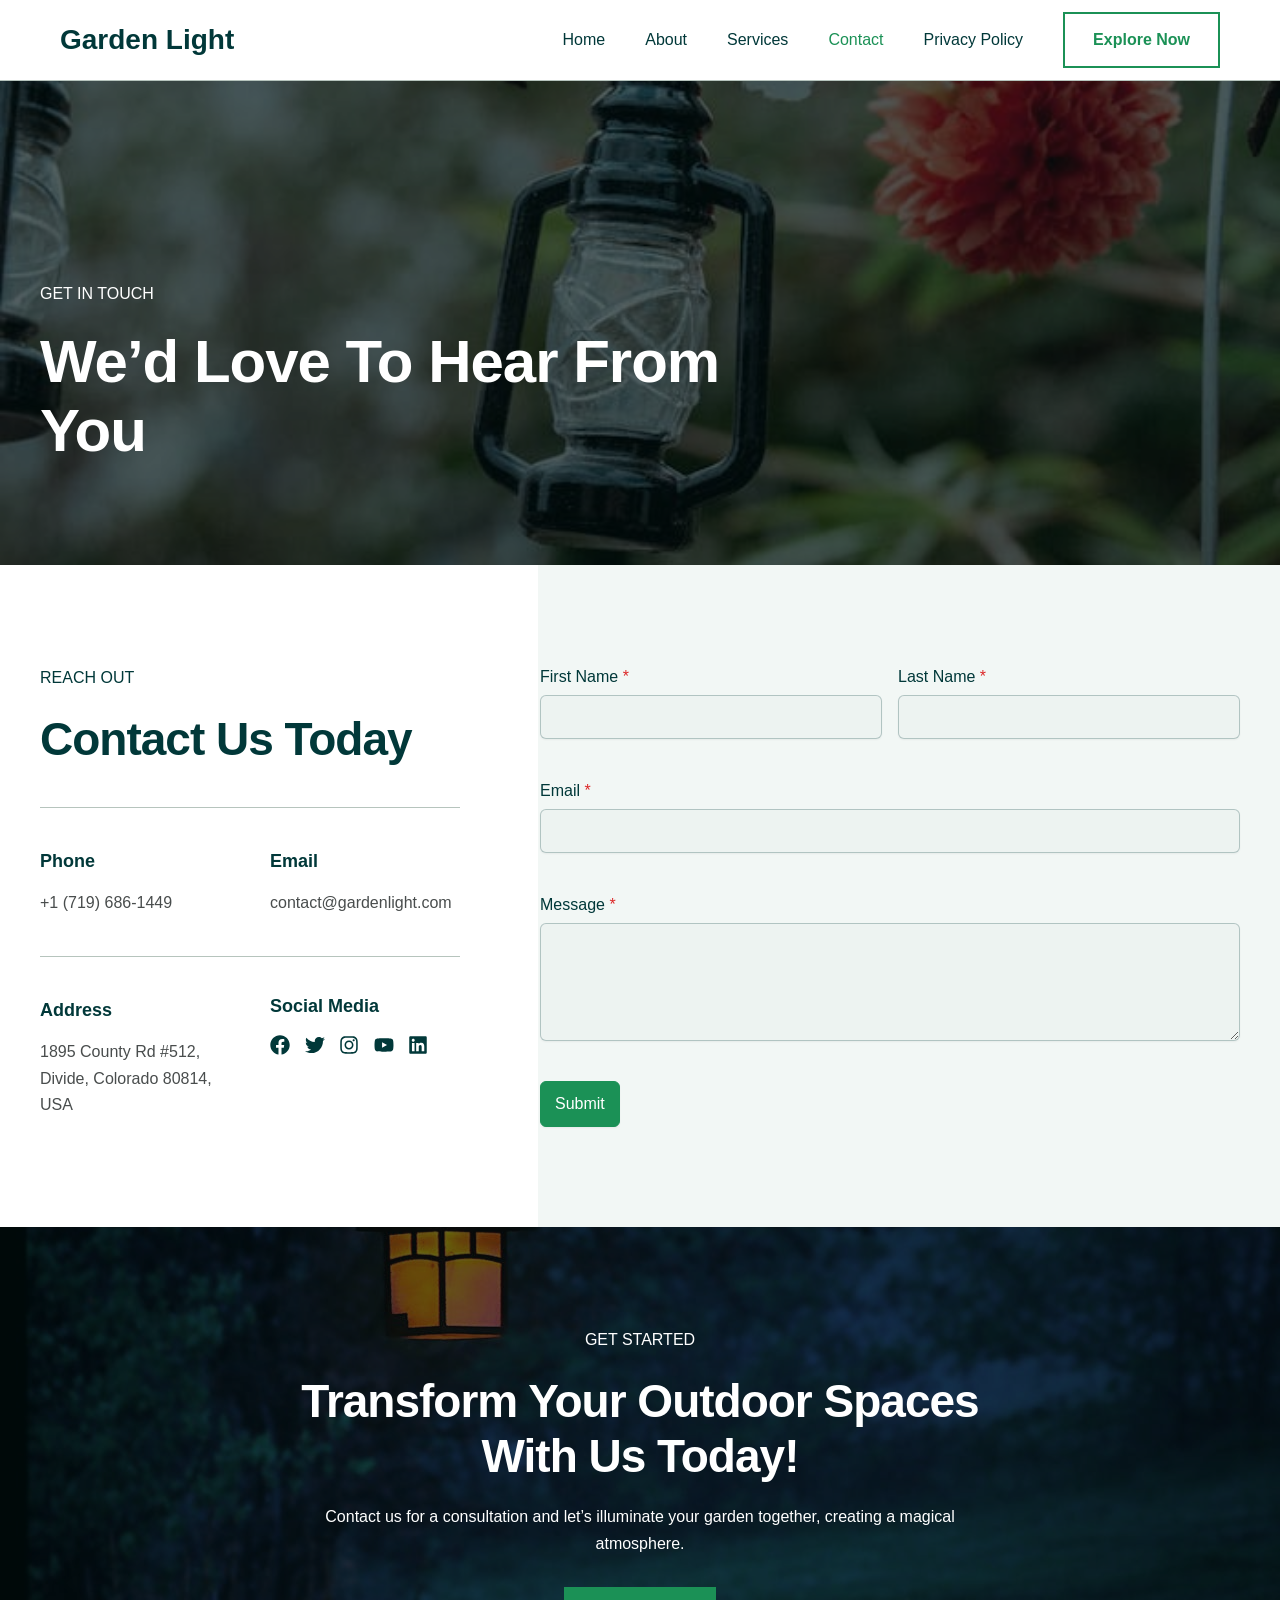
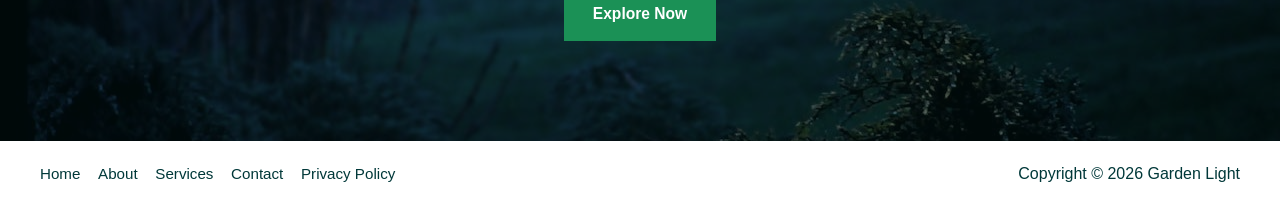
<file: about/contact/index.html>
<HTML>
<!-- Created by HTTrack Website Copier/3.49-2 [XR&CO'2014] -->

<!-- Mirrored from zigaclick.site/about/contact/ by HTTrack Website Copier/3.x [XR&CO'2014], Tue, 10 Feb 2026 20:21:40 GMT -->
<!-- Added by HTTrack --><meta http-equiv="content-type" content="text/html;charset=UTF-8" /><!-- /Added by HTTrack -->
<HEAD>
<META HTTP-EQUIV="Content-Type" CONTENT="text/html;charset=UTF-8"><META HTTP-EQUIV="Refresh" CONTENT="0; URL=../../contact/index.html"><TITLE>Page has moved</TITLE>
</HEAD>
<BODY>
<A HREF="../../contact/index.html"><h3>Click here...</h3></A>
</BODY>
<!-- Created by HTTrack Website Copier/3.49-2 [XR&CO'2014] -->

<!-- Mirrored from zigaclick.site/about/contact/ by HTTrack Website Copier/3.x [XR&CO'2014], Tue, 10 Feb 2026 20:21:40 GMT -->
</HTML>
</file>
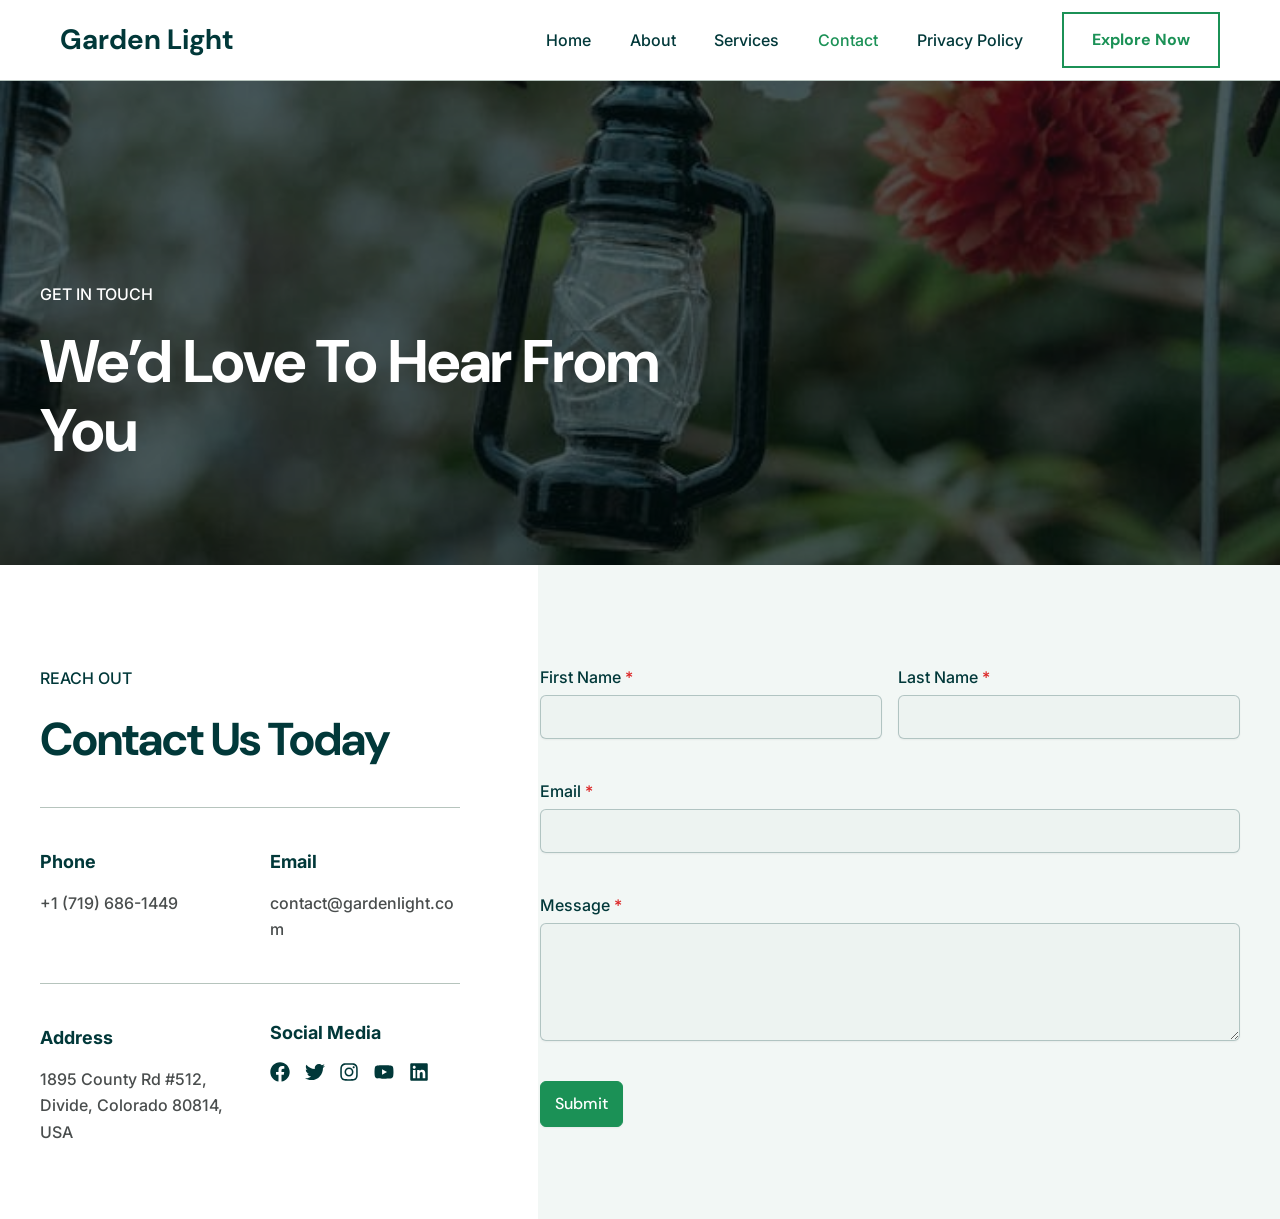
<file: contact/contact/index.html>
<HTML>
<!-- Created by HTTrack Website Copier/3.49-2 [XR&CO'2014] -->

<!-- Mirrored from zigaclick.site/contact/contact/ by HTTrack Website Copier/3.x [XR&CO'2014], Tue, 10 Feb 2026 20:21:45 GMT -->
<!-- Added by HTTrack --><meta http-equiv="content-type" content="text/html;charset=UTF-8" /><!-- /Added by HTTrack -->
<HEAD>
<META HTTP-EQUIV="Content-Type" CONTENT="text/html;charset=UTF-8"><META HTTP-EQUIV="Refresh" CONTENT="0; URL=../index.html"><TITLE>Page has moved</TITLE>
</HEAD>
<BODY>
<A HREF="../index.html"><h3>Click here...</h3></A>
</BODY>
<!-- Created by HTTrack Website Copier/3.49-2 [XR&CO'2014] -->

<!-- Mirrored from zigaclick.site/contact/contact/ by HTTrack Website Copier/3.x [XR&CO'2014], Tue, 10 Feb 2026 20:21:45 GMT -->
</HTML>
</file>
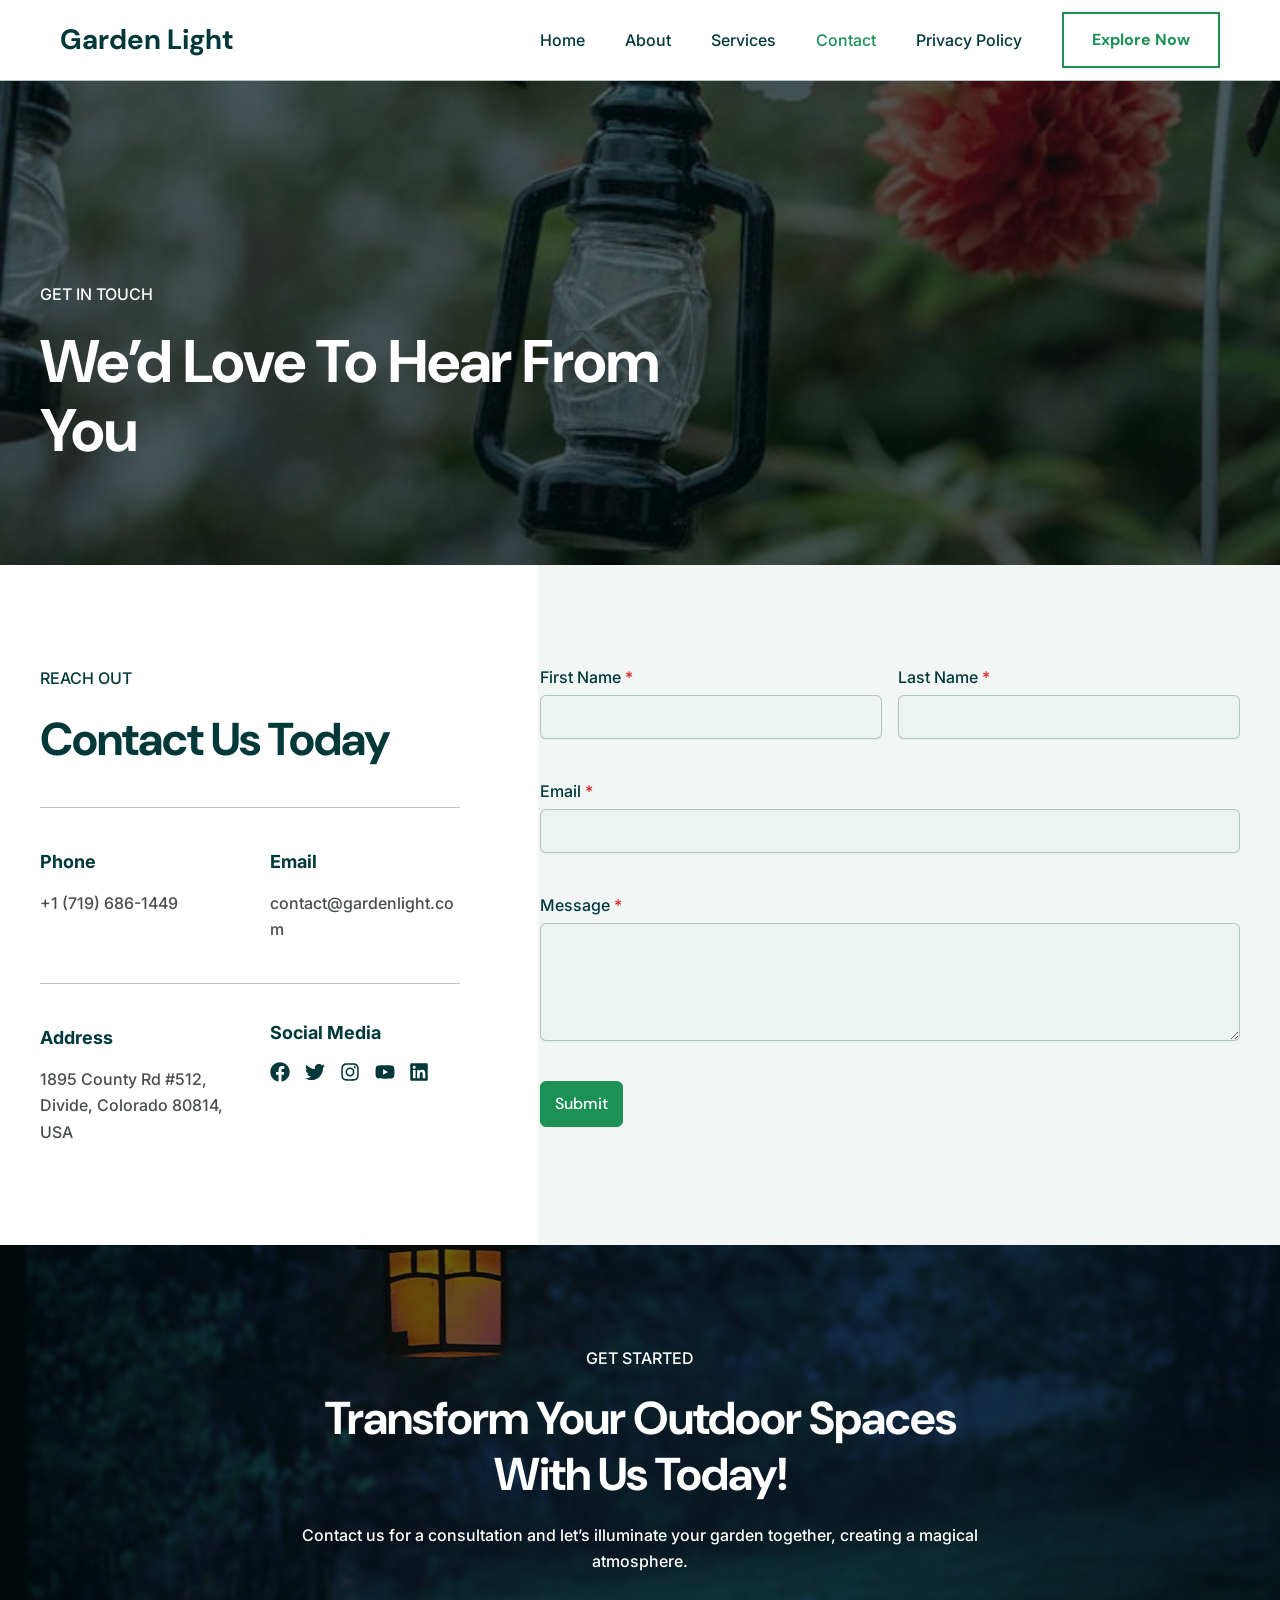
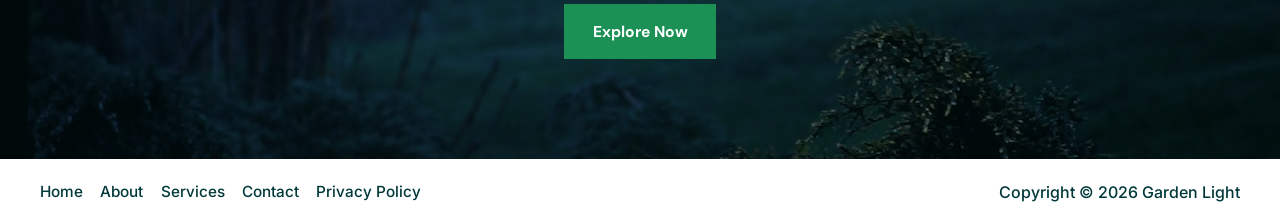
<file: services/contact/index.html>
<HTML>
<!-- Created by HTTrack Website Copier/3.49-2 [XR&CO'2014] -->

<!-- Mirrored from zigaclick.site/services/contact/ by HTTrack Website Copier/3.x [XR&CO'2014], Tue, 10 Feb 2026 20:21:41 GMT -->
<!-- Added by HTTrack --><meta http-equiv="content-type" content="text/html;charset=UTF-8" /><!-- /Added by HTTrack -->
<HEAD>
<META HTTP-EQUIV="Content-Type" CONTENT="text/html;charset=UTF-8"><META HTTP-EQUIV="Refresh" CONTENT="0; URL=../../contact/index.html"><TITLE>Page has moved</TITLE>
</HEAD>
<BODY>
<A HREF="../../contact/index.html"><h3>Click here...</h3></A>
</BODY>
<!-- Created by HTTrack Website Copier/3.49-2 [XR&CO'2014] -->

<!-- Mirrored from zigaclick.site/services/contact/ by HTTrack Website Copier/3.x [XR&CO'2014], Tue, 10 Feb 2026 20:21:41 GMT -->
</HTML>
</file>
<file: wp-content/themes/astra/assets/css/minified/main.min5690.css>
@charset "UTF-8";address,blockquote,body,dd,dl,dt,fieldset,figure,h1,h2,h3,h4,h5,h6,hr,html,iframe,legend,li,ol,p,pre,textarea,ul{border:0;font-size:100%;font-style:inherit;font-weight:inherit;margin:0;outline:0;padding:0;vertical-align:baseline}html{-webkit-text-size-adjust:100%;-ms-text-size-adjust:100%}body{margin:0}main,nav{display:block}progress{display:inline-block;vertical-align:baseline}a{background-color:transparent}a:active{outline:0}a,a:focus,a:hover,a:visited{text-decoration:none}abbr[title]{border-bottom:1px dotted}b,strong{font-weight:700}dfn{font-style:italic}mark{background:#ff0;color:#000}small{font-size:80%}sub,sup{font-size:75%;line-height:0;position:relative;vertical-align:baseline}sup{top:-.5em}sub{bottom:-.25em}img{border:0}svg:not(:root){overflow:hidden}figure{margin:0}hr{box-sizing:content-box;height:0}pre{overflow:auto}code,kbd,pre,samp{font-size:1em}button,input,optgroup,select,textarea{color:inherit;font:inherit;margin:0}button{overflow:visible}button,select{text-transform:none}button,html input[type=button],input[type=reset],input[type=submit]{-webkit-appearance:button;cursor:pointer}button[disabled],html input[disabled]{cursor:default}button::-moz-focus-inner,input::-moz-focus-inner{border:0;padding:0}input{line-height:normal}input[type=checkbox],input[type=radio]{box-sizing:border-box;padding:0}input[type=number]::-webkit-inner-spin-button,input[type=number]::-webkit-outer-spin-button{height:auto}input[type=search]{-webkit-appearance:textfield;box-sizing:content-box}#comments .submit,.search .search-submit{padding:10px 15px;border-radius:2px;line-height:1.85714285714286;border:0}.archive .no-results .ast-search-submit,.search .site-main .ast-search-submit{display:none}input[type=search]::-webkit-search-cancel-button,input[type=search]::-webkit-search-decoration{-webkit-appearance:none}fieldset{border:1px solid var(--ast-border-color);margin:0 0;padding:.35em .625em .75em}legend{border:0;padding:0}fieldset legend{margin-bottom:1.5em;padding:0 .5em}textarea{overflow:auto}optgroup{font-weight:700}table{border-collapse:collapse;border-spacing:0}td,th{padding:0}/*!
 * Bootstrap v4.0.0-alpha.2 (https://getbootstrap.com)
 */.ast-container{max-width:100%}.ast-container,.ast-container-fluid{margin-left:auto;margin-right:auto;padding-left:20px;padding-right:20px}.ast-row{margin-left:-20px;margin-right:-20px}@media (min-width:768px) and (max-width:921px){.blog-layout-2 .ast-width-md-6,.blog-layout-3 .ast-width-md-6{float:none;width:100%}}@media (min-width:769px) and (max-width:921px){.blog-layout-2,.blog-layout-3{flex-direction:unset}}@media (max-width:768px){.blog-layout-3{flex-direction:column}}.ast-grid-common-col{position:relative;min-height:1px;padding-left:20px;padding-right:20px}.ast-float{float:left}@media (max-width:992px){.ast-width-sm-25{width:25%}.ast-width-md-50{width:50%}}@media (max-width:768px){.ast-width-md-25{width:25%}}.ast-full-width{width:100%}.ast-width-50{width:50%}@media (min-width:768px){.ast-width-md-4{width:33.3333333333%}.ast-width-md-16{width:16.6666666667%}.ast-width-md-6{width:50%;float:left}.ast-width-md-3{width:25%}.ast-width-md-66{width:66.6666666667%}}@media (min-width:769px){.ast-width-md-20{width:20%}}@media (min-width:992px){.ast-width-lg-33{width:33.3333333333%}.ast-width-lg-16{width:16.6666666667%}.ast-width-lg-50{width:50%}.ast-width-lg-66{width:66.6666666667%}}h1,h2,h3,h4,h5,h6{clear:both}.entry-content :where(h1),h1{color:#808285;font-size:2em;line-height:1.2}.entry-content :where(h2),h2{color:#808285;font-size:1.7em;line-height:1.3}.entry-content :where(h3),h3{color:#808285;font-size:1.5em;line-height:1.4}.entry-content :where(h4),h4{color:#808285;line-height:1.5;font-size:1.3em}.entry-content :where(h5),h5{color:#808285;line-height:1.6;font-size:1.2em}.entry-content :where(h6),h6{color:#808285;line-height:1.7;font-size:1.1em}html{box-sizing:border-box}*,:after,:before{box-sizing:inherit}body{color:#808285;background:#fff;font-style:normal}ol,ul{margin:0 0 1.5em 3em}ul{list-style:disc}ol{list-style:decimal}li>ol,li>ul{margin-bottom:0;margin-left:1.5em}dt{font-weight:600}dd{margin:0 1.5em 1em}b,strong{font-weight:700}cite,dfn,em,i{font-style:italic}blockquote,q{quotes:"" ""}blockquote:after,blockquote:before,q:after,q:before{content:""}blockquote{border-left:5px solid var(--ast-border-color);padding:20px;font-size:1.2em;font-style:italic;margin:0 0 1.5em;position:relative}address{margin:0 0 1.5em}address,cite{font-style:italic}abbr,acronym{border-bottom:1px dotted #666;cursor:help}pre{background:var(--ast-code-block-background);font-family:"Courier 10 Pitch",Courier,monospace;margin-bottom:1.6em;overflow:auto;max-width:100%;padding:1.6em}code,kbd,tt,var{font:1em Monaco,Consolas,"Andale Mono","DejaVu Sans Mono",monospace}img{height:auto;max-width:100%}hr{background-color:#ccc;border:0;height:1px;margin-bottom:1.5em}.ast-button,.button,button,input,select,textarea{color:#808285;font-weight:400;font-size:100%;margin:0;vertical-align:baseline}button,input{line-height:normal}.normal-search{margin-right:-5px}big{font-size:125%}ins,mark{background:0 0;text-decoration:none}table,td,th{border:1px solid var(--ast-border-color)}table{border-collapse:separate;border-spacing:0;border-width:1px 0 0 1px;margin:0 0 1.5em;width:100%}th{font-weight:600}td,th{padding:.7em 1em;border-width:0 1px 1px 0}.ast-button,.button,button,input[type=button],input[type=reset],input[type=submit]{border:1px solid;border-color:var(--ast-border-color);border-radius:2px;background:#e6e6e6;padding:.6em 1em .4em;color:#fff}.ast-button:focus,.ast-button:hover,.button:focus,.button:hover,button:focus,button:hover,input[type=button]:focus,input[type=button]:hover,input[type=reset]:focus,input[type=reset]:hover,input[type=submit]:focus,input[type=submit]:hover{color:#fff;border-color:var(--ast-border-color)}.ast-button:active,.ast-button:focus,.button:active,.button:focus,button:active,button:focus,input[type=button]:active,input[type=button]:focus,input[type=reset]:active,input[type=reset]:focus,input[type=submit]:active,input[type=submit]:focus{border-color:var(--ast-border-color);outline:0}input[type=email],input[type=password],input[type=search],input[type=tel],input[type=text],input[type=url],textarea{color:#666;border:1px solid var(--ast-border-color);border-radius:2px;-webkit-appearance:none}input[type=email]:focus,input[type=password]:focus,input[type=search]:focus,input[type=tel]:focus,input[type=text]:focus,input[type=url]:focus,textarea:focus{color:#111}textarea{padding-left:3px;width:100%}a{color:#4169e1}a:focus,a:hover{color:#191970}a:focus{outline:thin dotted}a:hover{outline:0}.screen-reader-text{border:0;clip:rect(1px,1px,1px,1px);height:1px;margin:-1px;overflow:hidden;padding:0;position:absolute;width:1px;word-wrap:normal!important}.screen-reader-text:focus{background-color:#f1f1f1;border-radius:2px;box-shadow:0 0 2px 2px rgba(0,0,0,.6);clip:auto!important;color:#21759b;display:block;font-size:12.25px;font-size:.875rem;height:auto;left:5px;line-height:normal;padding:15px 23px 14px;text-decoration:none;top:5px;width:auto;z-index:100000}.alignleft{display:inline;float:left;margin-right:1.5em}.alignright{display:inline;float:right;margin-left:1.5em}.aligncenter{clear:both;text-align:center;display:block;margin-left:auto;margin-right:auto}.entry-content[data-ast-blocks-layout]>embed,.entry-content[data-ast-blocks-layout]>iframe,.entry-content[data-ast-blocks-layout]>object,embed,iframe,object{max-width:100%}.wp-caption{margin-bottom:1.5em;max-width:100%}.wp-caption img[class*=wp-image-]{display:block;margin-left:auto;margin-right:auto}.wp-caption .wp-caption-text{margin:.8075em 0}.wp-caption-text{text-align:center}::selection{color:#fff;background:#0274be}body{-webkit-font-smoothing:antialiased;-moz-osx-font-smoothing:grayscale}body:not(.logged-in){position:relative}#page{position:relative}a,a:focus{text-decoration:none}.secondary a *,.site-footer a *,.site-header a *,a{transition:all .2s linear}.capitalize{text-transform:uppercase}img{vertical-align:middle}.entry-content :where(h1,h2,h3,h4,h5,h6){margin-bottom:20px}p{margin-bottom:1.75em}blockquote{margin:1.5em 1em 1.5em 3em;font-size:1.1em;line-height:inherit;position:relative}.ast-button,.button,input[type=button],input[type=submit]{border-radius:0;padding:18px 30px;border:0;box-shadow:none;text-shadow:none}.ast-button:hover,.button:hover,input[type=button]:hover,input[type=submit]:hover{box-shadow:none}.ast-button:active,.ast-button:focus,.button:active,.button:focus,input[type=button]:active,input[type=button]:focus,input[type=submit]:active,input[type=submit]:focus{box-shadow:none}.site-title{font-weight:400}.site-description,.site-title{margin-bottom:0}.site-description a,.site-description:focus a,.site-description:hover a,.site-title a,.site-title:focus a,.site-title:hover a{transition:all .2s linear}.site-title a,.site-title a:focus,.site-title a:hover,.site-title a:visited{color:#222}.site-description a,.site-description a:focus,.site-description a:hover,.site-description a:visited{color:#999}.search-form .search-field{outline:0}.ast-search-menu-icon{position:relative;z-index:3}.site .skip-link{background-color:#f1f1f1;box-shadow:0 0 1px 1px rgba(0,0,0,.2);color:#21759b;display:block;font-family:Montserrat,"Helvetica Neue",sans-serif;font-size:14px;font-weight:700;left:-9999em;outline:0;padding:15px 23px 14px;text-decoration:none;text-transform:none;top:-9999em}.site .skip-link:focus{clip:auto;height:auto;left:6px;top:7px;width:auto;z-index:100000;outline:thin dotted}.logged-in .site .skip-link{box-shadow:0 0 2px 2px rgba(0,0,0,.2);font-family:"Open Sans",sans-serif}input,select{line-height:1}.ast-button,.ast-custom-button,body,button,input[type=button],input[type=submit],textarea{line-height:1.85714285714286}.site-title a{line-height:1.2}.site-header .site-description{line-height:1.5}.ast-single-post .entry-title,.ast-single-post .entry-title a{line-height:1.2}.entry-title,.entry-title a{font-weight:var(--ast-blog-title-font-weight,normal)}.ast-oembed-container{position:relative;padding-top:56.25%;height:0;overflow:hidden;max-width:100%;height:auto}.ast-oembed-container embed,.ast-oembed-container iframe,.ast-oembed-container object{position:absolute;top:0;left:0;width:100%;height:100%}.ast-hidden{display:none!important}body{background-color:#fff}#page{display:block}#primary,#secondary{width:100%}#primary{margin:4em 0}.ast-separate-container{background-color:#f5f5f5}.ast-separate-container #primary{padding:4em 0;margin:0;border:0}.ast-separate-container .site-main>.ast-row{margin-left:0;margin-right:0}.ast-separate-container .ast-article-post,.ast-separate-container .ast-article-single:not(.ast-related-post){background-color:#fff}.ast-separate-container .ast-article-post,.ast-separate-container .ast-article-single{border-bottom:1px solid var(--ast-border-color);margin:0;padding:5.34em 6.67em}.ast-separate-container .blog-layout-1{padding:0;border-bottom:0}.ast-separate-container .ast-article-single{border-bottom:0}@media (max-width:1200px){.ast-separate-container .ast-article-post,.ast-separate-container .ast-article-single{margin:0;padding:3.34em 2.4em}}@media (min-width:993px){.ast-separate-container #primary,.ast-separate-container.ast-left-sidebar #primary,.ast-separate-container.ast-right-sidebar #primary{margin:4em 0;padding:0}.ast-right-sidebar #primary{padding-right:60px}.ast-left-sidebar #primary{padding-left:60px}}@media (max-width:992px){.ast-separate-container #primary,.ast-separate-container.ast-left-sidebar #primary,.ast-separate-container.ast-right-sidebar #primary{padding-left:0;padding-right:0}.ast-right-sidebar #primary{padding-right:30px}.ast-left-sidebar #primary{padding-left:30px}}.ast-search-icon .astra-search-icon{font-size:1.3em}.main-navigation{height:100%;-js-display:inline-flex;display:inline-flex}.main-navigation ul{list-style:none;margin:0;padding-left:0;position:relative}.main-header-menu .menu-link,.main-header-menu>a{text-decoration:none;padding:0 1em;display:inline-block;transition:all .2s linear}.main-header-menu .menu-item{position:relative}.main-header-menu .menu-item.focus>.sub-menu,.main-header-menu .menu-item:hover>.sub-menu,.main-header-menu .menu-item>.sub-menu.toggled-on{right:auto;left:0;visibility:visible}.main-header-menu .menu-item.focus>.sub-menu .sub-menu.toggled-on,.main-header-menu .menu-item:hover>.sub-menu .sub-menu.toggled-on,.main-header-menu .menu-item>.sub-menu.toggled-on .sub-menu.toggled-on{left:100%;right:auto;visibility:visible}.main-header-menu .ast-left-align-sub-menu.focus>.sub-menu,.main-header-menu .ast-left-align-sub-menu:hover>.sub-menu{right:0;left:auto}@media (min-width:769px){.main-header-menu .ast-sub-menu-goes-outside.focus>.sub-menu,.main-header-menu .ast-sub-menu-goes-outside:hover>.sub-menu{left:-100%}.main-header-menu .ast-left-align-sub-menu .sub-menu .menu-item.focus>.sub-menu,.main-header-menu .ast-left-align-sub-menu .sub-menu .menu-item:hover>.sub-menu{left:-100%}}.main-header-menu .sub-menu{width:240px;background:#fff;left:-999em;position:absolute;top:100%;z-index:99999;visibility:hidden}@media (min-width:769px){.main-header-menu .sub-menu .menu-item.focus>.sub-menu,.main-header-menu .sub-menu .menu-item:hover>.sub-menu{left:100%;right:auto}.main-header-menu .sub-menu .ast-left-align-sub-menu.focus>.sub-menu,.main-header-menu .sub-menu .ast-left-align-sub-menu:focus * .sub-menu,.main-header-menu .sub-menu .ast-left-align-sub-menu:hover * .sub-menu,.main-header-menu .sub-menu .ast-left-align-sub-menu:hover>.sub-menu{left:-100%}.main-header-menu .sub-menu .main-header-menu .ast-sub-menu-goes-outside.focus>.sub-menu,.main-header-menu .sub-menu .main-header-menu .ast-sub-menu-goes-outside:hover>.sub-menu{left:-100%}}.main-header-menu .sub-menu .menu-link{padding:.9em 1em;display:block;word-wrap:break-word}.main-header-menu .sub-menu .menu-item:not(.menu-item-has-children) .menu-link .icon-arrow:first-of-type{display:none}#ast-desktop-header .main-header-menu .sub-menu .menu-item.menu-item-has-children>.menu-link .icon-arrow{display:none}#ast-desktop-header .main-header-menu .sub-menu .menu-item.menu-item-has-children>.menu-link .ast-header-navigation-arrow{position:absolute;right:.6em;top:50%;transform:translate(0,-50%) rotate(270deg)}#ast-desktop-header .main-header-menu .sub-menu .menu-item.menu-item-has-children>.menu-link .ast-header-navigation-arrow .icon-arrow{display:block}#ast-desktop-header .main-header-menu .sub-menu .menu-item.menu-item-has-children>.menu-link .ast-header-navigation-arrow .icon-arrow svg{margin:0}#ast-desktop-header .account-main-navigation .sub-menu .menu-item.menu-item-has-children>.menu-link .ast-header-navigation-arrow{transform:translate(0,-50%) rotate(360deg)}.main-header-menu .sub-menu .sub-menu{top:0}.submenu-with-border .sub-menu{border-width:1px;border-style:solid}.submenu-with-border .sub-menu .menu-link{border-width:0 0 1px;border-style:solid}.submenu-with-border .sub-menu .sub-menu{top:-2px}.ast-desktop .submenu-with-border .sub-menu>.menu-item:last-child>.menu-link{border-bottom-style:none}.ast-header-break-point .main-navigation{padding-left:0}.ast-header-break-point .main-navigation ul .menu-item .menu-link{padding:0 20px;display:inline-block;overflow-y:hidden;width:100%;border:0;border-bottom-width:1px;border-style:solid;border-color:var(--ast-border-color)}.ast-header-break-point .main-navigation ul .menu-item .menu-link .icon-arrow:first-of-type{margin-right:5px}.ast-header-break-point .main-navigation ul .sub-menu .menu-item:not(.menu-item-has-children) .menu-link .icon-arrow:first-of-type{display:inline}.ast-header-break-point .main-navigation .sub-menu .menu-item .menu-link{padding-left:30px}.ast-header-break-point .main-navigation .sub-menu .menu-item .menu-item .menu-link{padding-left:40px}.ast-header-break-point .main-navigation .sub-menu .menu-item .menu-item .menu-item .menu-link{padding-left:50px}.ast-header-break-point .main-navigation .sub-menu .menu-item .menu-item .menu-item .menu-item .menu-link{padding-left:60px}.ast-header-break-point .main-header-menu{background-color:#f9f9f9;border-top-width:0}.ast-header-break-point .main-header-menu .sub-menu{background-color:#f9f9f9;position:static;opacity:1;visibility:visible;border:0;width:auto}.ast-header-break-point .main-header-menu .sub-menu .ast-left-align-sub-menu.focus>.sub-menu,.ast-header-break-point .main-header-menu .sub-menu .ast-left-align-sub-menu:hover>.sub-menu{left:0}.ast-header-break-point .main-header-menu .ast-sub-menu-goes-outside.focus>.sub-menu,.ast-header-break-point .main-header-menu .ast-sub-menu-goes-outside:hover>.sub-menu{left:0}.ast-header-break-point .submenu-with-border .sub-menu{border:0}.ast-header-break-point .dropdown-menu-toggle{display:none}.ast-mobile-menu-buttons{display:none}.ast-button-wrap{display:inline-block}.ast-button-wrap button{box-shadow:none;border:none}.ast-button-wrap .menu-toggle{padding:0;width:2.2em;height:2.1em;font-size:1.5em;font-weight:400;border-radius:2px;-webkit-font-smoothing:antialiased;-moz-osx-font-smoothing:grayscale;border-radius:2px;vertical-align:middle;line-height:1.85714285714286}.ast-button-wrap .menu-toggle.main-header-menu-toggle{padding:0 .5em;width:auto;text-align:center}.ast-button-wrap .menu-toggle.main-header-menu-toggle .mobile-menu{font-size:15px;font-size:1rem;font-weight:600}.ast-button-wrap .menu-toggle .menu-toggle-icon{font-style:normal;display:inline-block;vertical-align:middle;line-height:2.05}.ast-button-wrap .menu-toggle .menu-toggle-icon:before{content:"\e5d2";font-family:Astra;text-decoration:inherit}.ast-button-wrap .menu-toggle .icon-menu-bars svg:nth-child(2){display:none}.ast-button-wrap .menu-toggle.toggled .menu-toggle-icon:before{content:"\e5cd"}.ast-button-wrap .menu-toggle.toggled .icon-menu-bars svg:first-child{display:none}.ast-button-wrap .menu-toggle.toggled .icon-menu-bars svg:nth-child(2){display:block}.ast-button-wrap .menu-toggle .mobile-menu-wrap{display:inline-block}.ast-button-wrap .menu-toggle:focus{outline:thin dotted}.header-main-layout-1 .ast-main-header-bar-alignment{margin-left:auto}.site-navigation{height:100%}.site-header .menu-link *{transition:none}.ast-icon.icon-arrow svg{height:.6em;width:.6em;position:relative;margin-left:10px}.ast-icon.icon-search svg{height:1em;width:.9em;margin-top:3px;margin-right:2px}.ast-header-break-point .user-select{clear:both}.ast-header-break-point .ast-mobile-menu-buttons{display:block;align-self:center}.ast-header-break-point .main-header-bar-navigation{flex:auto}.ast-header-break-point .ast-main-header-bar-alignment{display:block;width:100%;flex:auto;order:4}.ast-header-break-point .ast-icon.icon-arrow svg{height:.85em;width:.95em;position:relative;margin-left:10px}.site-main .comment-navigation,.site-main .post-navigation,.site-main .posts-navigation{margin:0 0 1.5em;overflow:hidden}.comment-navigation .nav-previous,.post-navigation .nav-previous,.posts-navigation .nav-previous{position:relative;text-align:left}.comment-navigation .nav-next,.post-navigation .nav-next,.posts-navigation .nav-next{grid-column-start:2;text-align:right}.ast-icon svg:not([fill]){fill:currentColor}.post-navigation a{background:0 0;font-size:1.06666rem;font-size:1rem;padding:0 var(--ast-post-nav-space,1.5em);height:2.33333em;line-height:calc(2.33333em - 3px)}.sticky{display:block}.hentry{margin:0 0 1.5em}.byline{display:none}.group-blog .byline,.single .byline{display:inline}.page-links{clear:both;margin-top:1em}.page-links a{display:inline-block}.page-links a .page-link{border-color:var(--ast-border-color);background:0 0}.page-links .page-link{padding:0;margin:0 0 .3em .3em;border:2px solid var(--ast-border-color);color:#000;background:0 0;font-size:.8em;width:2.5em;height:2.5em;line-height:calc( 2.5em - 4px);display:inline-block;text-align:center;transition:all .2s linear}.page-links .page-link:focus,.page-links .page-link:hover{color:#000}@media (max-width:768px){.page-links .page-link{margin-bottom:6px}}.entry-content>:last-child,.entry-summary>:last-child,.page-content>:last-child{margin-bottom:0}.wp-block-separator:not(.is-style-wide):not(.is-style-dots){margin:20px auto}.bypostauthor{display:block}body{overflow-x:hidden}.widget-title{font-weight:400;margin-bottom:1em;line-height:1.5}.widget{margin:0 0 2.8em 0}.widget:last-child{margin-bottom:0}.widget select{max-width:100%}.widget ul{margin:0;list-style-type:none}.no-widget-text{margin-bottom:0}.widget_nav_menu ul ul.sub-menu{margin-top:.25em}.widget_nav_menu ul ul.sub-menu li{padding-left:20px}.widget_nav_menu ul ul.sub-menu a:after{left:-20px}.widget_nav_menu ul ul.sub-menu ul a:after{left:-40px}.widget_nav_menu ul ul.sub-menu ul ul a:after{left:-60px}.widget_nav_menu li{transition:all .2s linear}#secondary .wp-block-search__input{line-height:1}#secondary .wp-block-search__button{padding:.7em 1em}.widget_search .search-form{position:relative;padding:0;background:initial;color:inherit}.widget_search .search-form>label{position:relative}.widget_search .search-form i{color:#3a3a3a}.widget_search .search-form button{position:absolute;top:0;right:15px;border:none;padding:0;cursor:pointer;background:0 0}.widget_search .search-form input[type=submit],.widget_search .search-form input[type=submit]:focus,.widget_search .search-form input[type=submit]:hover{padding:13px 20px;border-radius:2px;border:none;top:0;right:0;position:absolute;color:transparent;background:0 0;max-width:45px;z-index:2}.widget_search .search-form .search-field{background:var(--ast-widget-bg-color);border-width:1px;border-color:var(--ast-border-color);border-radius:2px}.widget_search .search-field,.widget_search .search-field:focus{width:100%;padding:12px 45px 12px 15px}.widget_archive ul.children,.widget_categories ul.children,.widget_pages ul.children{position:relative;margin-top:5px;width:100%}.widget_archive ul.children li,.widget_categories ul.children li,.widget_pages ul.children li{padding-left:20px}.widget_archive li ul.children a:after,.widget_categories li ul.children a:after,.widget_pages li ul.children a:after{left:-20px}.widget_archive li ul.children ul a:after,.widget_categories li ul.children ul a:after,.widget_pages li ul.children ul a:after{left:-40px}.widget_tag_cloud .tagcloud{margin-top:10px;display:inline-block}.widget_tag_cloud .tagcloud a{border:1px solid var(--ast-border-color);padding:.5em .9em;display:inline-block;margin-bottom:4px;font-size:14px;margin-right:4px;line-height:1.5;transition:all .2s linear}.widget_calendar table,.widget_calendar td,.widget_calendar th{padding:0;text-align:center}.widget_calendar table,.widget_calendar th{border:none}.widget_calendar td{border-right:none;border-left:none}.widget_calendar caption{line-height:2.7em}.widget_calendar thead{line-height:2.5em}.widget_calendar thead a{color:#0274be;font-size:1rem;vertical-align:middle}.widget_calendar thead td{vertical-align:middle;font-weight:700}.widget_calendar thead>tr>th{line-height:2.5em;border-bottom:2px solid var(--ast-border-color);border-top:2px solid var(--ast-border-color)}.widget_calendar tbody{line-height:2.1em;text-align:center}.widget_calendar tbody>tr>td{width:14.2857%}.widget_calendar tbody>tr:first-child>td{padding-top:3px}.widget_calendar #today{color:#0274be;font-weight:700;border-bottom:2px solid #0274be}.ast-builder-grid-row{display:grid;grid-template-columns:auto auto;align-items:center;grid-column-gap:20px;overflow-wrap:anywhere}.ast-builder-grid-row>.site-header-section{flex-wrap:nowrap}.ast-builder-footer-grid-columns{grid-column-gap:50px}.ast-builder-grid-row.ast-grid-center-col-layout{grid-template-columns:1fr auto 1fr}.ast-builder-layout-element{align-items:center}.ast-builder-grid-row.ast-grid-center-col-layout-only{-js-display:flex;display:flex;height:100%;justify-content:center}.ast-builder-grid-row.ast-grid-center-col-layout-only .ast-grid-section-center{flex-grow:1}.site-header-section{height:100%;min-height:0;align-items:center}.site-header-section>*{padding:0 10px}.site-header-section>div:first-child{padding-left:0}.site-header-section>div:last-child{padding-right:0}.site-header-section .ast-builder-menu{align-items:center}.ast-builder-layout-element.ast-header-search{height:auto}.ast-grid-right-center-section{justify-content:flex-start;flex-grow:1}.ast-grid-right-section{justify-content:flex-end}.ast-grid-right-section .ast-site-identity>:first-child{text-align:right}.ast-grid-right-section .ast-grid-right-center-section .ast-site-identity>:first-child{text-align:left}.ast-grid-left-center-section{justify-content:flex-end;flex-grow:1}.elementor-nav-menu .ast-icon,.et_pb_menu__wrap .ast-icon,.fl-widget .menu-item .ast-icon{display:none}.ast-logo-title-inline .ast-site-identity{padding:1em 0;-js-display:inline-flex;display:inline-flex;vertical-align:middle;align-items:center;transition:all .2s linear}.ast-grid-section-center{justify-content:center}.ast-grid-section-center .ast-site-identity>:first-child{text-align:center}.ast-builder-social-element{line-height:1;color:#3a3a3a;background:0 0;vertical-align:middle;transition:all 10ms;margin-left:6px;margin-right:6px;justify-content:center;align-items:center}.ast-builder-social-element:hover{color:#0274be}.ast-builder-social-element .social-item-label{padding-left:6px}.ast-social-stack-desktop .ast-builder-social-element,.ast-social-stack-mobile .ast-builder-social-element,.ast-social-stack-tablet .ast-builder-social-element{margin-top:6px;margin-bottom:6px}.ahfb-svg-iconset{-js-display:inline-flex;display:inline-flex;align-self:center}.ahfb-svg-iconset svg{width:17px;height:17px;transition:none}.ahfb-svg-iconset svg>*{transition:none}.ast-footer-copyright p{margin-bottom:0}.ast-builder-grid-row-container{display:grid;align-content:center}.main-header-bar .main-header-bar-navigation{height:100%}.ast-nav-menu .sub-menu{line-height:1.45}.ast-builder-menu .main-navigation{padding:0}.ast-builder-menu .main-navigation>ul{align-self:center}.ast-footer-copyright,.ast-footer-social-wrap,.site-footer-focus-item{width:100%}#astra-footer-menu{margin:0;list-style:none;background:inherit}#astra-footer-menu>ul{margin:0;list-style:none;background:inherit}.ast-header-break-point #ast-mobile-header{display:block}.ast-header-break-point .main-header-bar-navigation{line-height:3}.ast-header-break-point .main-header-bar-navigation .menu-item-has-children>.ast-menu-toggle{display:inline-block;position:absolute;font-size:inherit;top:0;right:20px;cursor:pointer;-webkit-font-smoothing:antialiased;-moz-osx-font-smoothing:grayscale;padding:0 .907em;font-weight:400;line-height:inherit}.ast-header-break-point .main-header-bar-navigation .menu-item-has-children>.ast-menu-toggle>.ast-icon.icon-arrow{pointer-events:none}.ast-header-break-point .main-header-bar-navigation .menu-item-has-children .sub-menu{display:none}.ast-header-break-point .ast-mobile-header-wrap .ast-above-header-wrap .main-header-bar-navigation .ast-submenu-expanded>.ast-menu-toggle::before,.ast-header-break-point .ast-mobile-header-wrap .ast-main-header-wrap .main-header-bar-navigation .ast-submenu-expanded>.ast-menu-toggle::before{transform:rotateX(180deg)}.ast-header-break-point .ast-nav-menu .sub-menu{line-height:3}.site-footer-section{justify-content:center}.site-footer-section>*{margin-bottom:10px}.site-footer-section>:last-child{margin-bottom:0}.site-primary-footer-wrap{padding-top:45px;padding-bottom:45px}.site-above-footer-wrap,.site-below-footer-wrap{padding-top:20px;padding-bottom:20px}.ast-hfb-header.ast-header-break-point .main-header-bar-navigation{width:100%;margin:0}.ast-hfb-header .menu-toggle.toggled .ast-mobile-svg{display:none}.ast-hfb-header .menu-toggle.toggled .ast-close-svg{display:block}.menu-toggle .ast-close-svg{display:none}.ast-mobile-header-wrap .menu-toggle .mobile-menu-toggle-icon{-js-display:inline-flex;display:inline-flex;align-self:center}.ast-mobile-header-wrap .menu-toggle .mobile-menu-wrap{-js-display:inline-flex;display:inline-flex;align-self:center;margin-left:.4em}.ast-mobile-header-wrap .ast-button-wrap .menu-toggle.main-header-menu-toggle{-js-display:flex;display:flex;align-items:center;width:auto;height:auto}.menu-toggle .mobile-menu-toggle-icon{-js-display:inline-flex;display:inline-flex;align-self:center}.menu-toggle .mobile-menu-wrap{-js-display:inline-flex;display:inline-flex;align-self:center;margin-left:.4em}.ast-hfb-header .ast-button-wrap .menu-toggle .mobile-menu-wrap{align-items:center;-js-display:flex;display:flex}.ast-button-wrap .menu-toggle.main-header-menu-toggle{padding:.5em;align-items:center;-js-display:flex;display:flex}.ast-search-menu-icon.ast-inline-search .search-field{width:100%;padding:.6em;padding-right:5.5em}.ast-header-account-type-extend-text-profile-type{-js-display:flex;display:flex;gap:10px;align-items:center}@media (min-width:769px){.footer-nav-wrap .astra-footer-horizontal-menu li{margin:0}.footer-nav-wrap .astra-footer-horizontal-menu li:first-child a{padding-left:0}.footer-nav-wrap .astra-footer-horizontal-menu li:last-child a{padding-right:0}.footer-nav-wrap .astra-footer-horizontal-menu a{padding:0 .5em}}.site-header{z-index:99;position:relative}.main-header-container{position:relative}.main-header-bar-wrap{position:relative}.main-header-bar{background-color:#fff;border-bottom-color:var(--ast-border-color);border-bottom-style:solid}.ast-header-break-point .main-header-bar{border:0}.ast-header-break-point .main-header-bar{border-bottom-color:var(--ast-border-color);border-bottom-style:solid}.main-header-bar{margin-left:auto;margin-right:auto}.ast-desktop .main-header-menu.ast-menu-shadow .sub-menu{box-shadow:0 4px 10px -2px rgba(0,0,0,.1)}.ast-header-custom-item-inside .button-custom-menu-item .menu-link{display:none}.ast-header-custom-item-inside.ast-header-break-point .button-custom-menu-item{padding-left:0;padding-right:0;margin-top:0;margin-bottom:0}.ast-header-custom-item-inside.ast-header-break-point .button-custom-menu-item .ast-custom-button-link{display:none}.ast-header-custom-item-inside.ast-header-break-point .button-custom-menu-item .menu-link{display:block}.ast-theme-transparent-header .post-password-form{margin-top:100px}.site-branding{line-height:1;align-self:center}.ast-menu-toggle{display:none;background:0 0;color:inherit;border-style:dotted;border-color:transparent}.ast-menu-toggle:focus,.ast-menu-toggle:hover{background:0 0;border-color:inherit;color:inherit}.ast-menu-toggle:focus{outline:thin dotted}.ast-main-header-nav-open .main-header-bar{padding-bottom:0}.main-header-bar{z-index:4;position:relative}.main-header-bar .main-header-bar-navigation:empty{padding:0}.main-header-bar .main-header-bar-navigation .sub-menu{line-height:1.45}.main-header-bar .main-header-bar-navigation .menu-item-has-children>.menu-link:after{line-height:normal}.custom-mobile-logo-link{display:none}.ast-site-identity{padding:1em 0}.ast-header-break-point .site-header .main-header-bar-wrap .site-branding{flex:1;align-self:center}.ast-header-break-point .ast-site-identity{width:100%}.ast-header-break-point .main-header-bar{display:block;line-height:3}.ast-header-break-point .main-header-bar .main-header-bar-navigation{line-height:3}.ast-header-break-point .main-header-bar .main-header-bar-navigation .sub-menu{line-height:3}.ast-header-break-point .main-header-bar .main-header-bar-navigation .menu-item-has-children .sub-menu{display:none}.ast-header-break-point .main-header-bar .main-header-bar-navigation .menu-item-has-children>.ast-menu-toggle{display:inline-block;position:absolute;font-size:inherit;top:-1px;right:20px;cursor:pointer;-webkit-font-smoothing:antialiased;-moz-osx-font-smoothing:grayscale;padding:0 .907em;font-weight:400;line-height:inherit;transition:all .2s}.ast-header-break-point .main-header-bar .main-header-bar-navigation .ast-submenu-expanded>.ast-menu-toggle::before{transform:rotateX(180deg)}.ast-header-break-point .main-header-bar .main-header-bar-navigation .main-header-menu{border-top-width:0}.ast-header-break-point .main-navigation{display:block;width:100%}.ast-header-break-point .main-navigation ul ul{left:auto;right:auto}.ast-header-break-point .main-navigation .stack-on-mobile li{width:100%}.ast-header-break-point .main-navigation .widget{margin-bottom:1em}.ast-header-break-point .main-navigation .widget li{width:auto}.ast-header-break-point .main-navigation .widget:last-child{margin-bottom:0}.ast-header-break-point .main-header-bar-navigation{width:calc(100% + 40px);margin:0 -20px}.ast-header-break-point .main-header-menu ul ul{top:0}.ast-header-break-point .ast-builder-menu{width:100%}.ast-header-break-point .ast-mobile-header-wrap .ast-flex.stack-on-mobile{flex-wrap:wrap}.ast-desktop .main-header-menu>.menu-item .sub-menu:before{position:absolute;content:'';top:0;left:0;width:100%;transform:translateY(-100%)}input[type=email],input[type=number],input[type=password],input[type=reset],input[type=search],input[type=tel],input[type=text],input[type=url],select,textarea{color:#666;padding:.75em;height:auto;border-width:1px;border-style:solid;border-color:var(--ast-border-color);border-radius:2px;background:var(--ast-comment-inputs-background);box-shadow:none;box-sizing:border-box;transition:all .2s linear}input[type=email]:focus,input[type=password]:focus,input[type=reset]:focus,input[type=search]:focus,input[type=tel]:focus,input[type=text]:focus,input[type=url]:focus,select:focus,textarea:focus{background-color:#fff;border-color:var(--ast-border-color);box-shadow:none}input[type=button],input[type=button]:focus,input[type=button]:hover,input[type=reset],input[type=reset]:focus,input[type=reset]:hover,input[type=submit],input[type=submit]:focus,input[type=submit]:hover{box-shadow:none}textarea{width:100%}input[type=search]:focus{outline:thin dotted}.astra-dark-mode-enable form .form-row textarea,.astra-dark-mode-enable input[type=email],.astra-dark-mode-enable input[type=number],.astra-dark-mode-enable input[type=password],.astra-dark-mode-enable input[type=reset],.astra-dark-mode-enable input[type=search],.astra-dark-mode-enable input[type=tel],.astra-dark-mode-enable input[type=text],.astra-dark-mode-enable input[type=url],.astra-dark-mode-enable textarea{background-color:var(--ast-global-color-secondary,--ast-global-color-5);color:var(--ast-global-color-2)!important;border:1px solid var(--ast-border-color)}.astra-dark-mode-enable form .form-row textarea:focus,.astra-dark-mode-enable input[type=email]:focus,.astra-dark-mode-enable input[type=number]:focus,.astra-dark-mode-enable input[type=password]:focus,.astra-dark-mode-enable input[type=reset]:focus,.astra-dark-mode-enable input[type=search]:focus,.astra-dark-mode-enable input[type=tel]:focus,.astra-dark-mode-enable input[type=text]:focus,.astra-dark-mode-enable input[type=url]:focus,.astra-dark-mode-enable textarea:focus{border:1px solid var(--ast-global-color-0)!important;background-color:var(--ast-global-color-secondary,--ast-global-color-5)!important}.astra-dark-mode-enable .select2-container .select2-selection--single,.astra-dark-mode-enable .select2-dropdown,.astra-dark-mode-enable select{background-color:var(--ast-global-color-secondary,--ast-global-color-5);border-color:var(--ast-border-color);color:var(--ast-global-color-2)}.astra-dark-mode-enable .wc-block-components-form .wc-block-components-text-input input[type=email],.astra-dark-mode-enable .wc-block-components-form .wc-block-components-text-input input[type=number],.astra-dark-mode-enable .wc-block-components-form .wc-block-components-text-input input[type=password],.astra-dark-mode-enable .wc-block-components-form .wc-block-components-text-input input[type=url],.astra-dark-mode-enable .wc-block-components-text-input input[type=email],.astra-dark-mode-enable .wc-block-components-text-input input[type=number],.astra-dark-mode-enable .wc-block-components-text-input input[type=password],.astra-dark-mode-enable .wc-block-components-text-input input[type=tel],.astra-dark-mode-enable .wc-block-components-text-input input[type=text],.astra-dark-mode-enable .wc-block-components-text-input input[type=url],.wc-block-components-form .wc-block-components-text-input input[type=tel],.wc-block-components-form .wc-block-components-text-input input[type=text]{background-color:var(--ast-global-color-secondary,--ast-global-color-5);color:var(--ast-global-color-2)}input[type=range]{-webkit-appearance:none;width:100%;margin:5.7px 0;padding:0;border:none}input[type=range]:focus{outline:0}input[type=range]::-webkit-slider-runnable-track{width:100%;height:8.6px;cursor:pointer;box-shadow:2.6px 2.6px .4px #ccc,0 0 2.6px #d9d9d9;background:rgba(255,255,255,.2);border-radius:13.6px;border:0 solid #fff}input[type=range]::-webkit-slider-thumb{box-shadow:0 0 0 rgba(255,221,0,.37),0 0 0 rgba(255,224,26,.37);border:7.9px solid #0274be;height:20px;width:20px;border-radius:50px;background:#0274be;cursor:pointer;-webkit-appearance:none;margin-top:-5.7px}input[type=range]:focus::-webkit-slider-runnable-track{background:rgba(255,255,255,.2)}input[type=range]::-moz-range-track{width:100%;height:8.6px;cursor:pointer;box-shadow:2.6px 2.6px .4px #ccc,0 0 2.6px #d9d9d9;background:rgba(255,255,255,.2);border-radius:13.6px;border:0 solid #fff}input[type=range]::-moz-range-thumb{box-shadow:0 0 0 rgba(255,221,0,.37),0 0 0 rgba(255,224,26,.37);border:7.9px solid #0274be;height:20px;width:20px;border-radius:50px;background:#0274be;cursor:pointer}input[type=range]::-ms-track{width:100%;height:8.6px;cursor:pointer;background:0 0;border-color:transparent;color:transparent}input[type=range]::-ms-fill-lower{background:rgba(199,199,199,.2);border:0 solid #fff;border-radius:27.2px;box-shadow:2.6px 2.6px .4px #ccc,0 0 2.6px #d9d9d9}input[type=range]::-ms-fill-upper{background:rgba(255,255,255,.2);border:0 solid #fff;border-radius:27.2px;box-shadow:2.6px 2.6px .4px #ccc,0 0 2.6px #d9d9d9}input[type=range]::-ms-thumb{box-shadow:0 0 0 rgba(255,221,0,.37),0 0 0 rgba(255,224,26,.37);border:7.9px solid #0274be;height:20px;width:20px;border-radius:50px;background:#0274be;cursor:pointer;height:8.6px}input[type=range]:focus::-ms-fill-lower{background:rgba(255,255,255,.2)}input[type=range]:focus::-ms-fill-upper{background:rgba(255,255,255,.2)}input[type=color]{border:none;width:100px;padding:0;height:30px;cursor:pointer}input[type=color]::-webkit-color-swatch-wrapper{padding:0;border:none}input[type=color]::-webkit-color-swatch{border:none}.page .entry-header{margin-bottom:1.5em}.search .entry-header{margin-bottom:1em}.ast-single-post .entry-header.ast-header-without-markup,.ast-single-post .entry-header.ast-no-title.ast-no-thumbnail{margin-bottom:0}.entry-header{margin-bottom:1.2em;word-wrap:break-word}.entry-header+.ast-blog-featured-section{margin-top:.5em}.blog-layout-6 .entry-header+.ast-blog-featured-section{margin-top:0}.entry-content{word-wrap:break-word}.entry-content .wp-audio-shortcode,.entry-content .wp-embedded-audio,.entry-content .wp-embedded-video,.entry-content .wp-video,.entry-content p{margin-bottom:1.6em}.entry-content .wp-embedded-audio,.entry-content .wp-embedded-video{display:inline-block}.entry-content::after{display:table;clear:both;content:''}.post-content>.cat-links,.post-content>.read-more,.post-content>.tags-links{display:block;margin-bottom:.8em;font-weight:var(--ast-blog-meta-weight, "")}.ast-excerpt-container>p:last-child{margin-bottom:0}.post-content>.read-more{margin-top:1.5em}.ast-article-inner{width:100%;overflow-wrap:break-word}.read-more{margin-bottom:0}.read-more a{display:inline-block}.read-more .ast-right-arrow{font-size:1em}.ast-no-thumb .ast-blog-featured-section{margin-bottom:0}.ast-no-thumb .entry-header+.ast-blog-featured-section{margin-top:0}.ast-blog-featured-section{margin-bottom:1.5em}.blog-layout-2 .ast-blog-featured-section,.blog-layout-3 .ast-blog-featured-section{margin-bottom:0}.error404 .page-header{margin-bottom:1.5em}.error404 .page-header .page-title{margin-bottom:0}.archive .entry-title,.blog .entry-title,.search .entry-title{line-height:1.3}.archive .format-aside .entry-title,.archive .format-status .entry-title,.blog .format-aside .entry-title,.blog .format-status .entry-title{display:none}.page-title{margin-bottom:1em;font-weight:400}.entry-title{margin-bottom:.2em}.ast-article-post{margin-bottom:2.5em}.ast-article-post:last-child{margin-bottom:0;border-bottom:0}.search .site-content .content-area .search-form{margin-bottom:3em}.blog-layout-1 .post-thumb{padding-left:0;padding-right:0;position:relative}.blog .posted-on{z-index:1}.ast-blog-featured-section .posted-on{width:5.714285714em;height:5.714285714em;padding:.7em}.ast-blog-featured-section .posted-on .date-month,.ast-blog-featured-section .posted-on .date-year{font-size:.8571428571em;line-height:1em}.ast-blog-featured-section .posted-on .date-day{font-size:2.5em;line-height:.9em;font-weight:900;margin:.1em 0}.ast-author-box img.avatar{border-radius:50%;margin:0 0 0 20px}.ast-archive-description{margin-bottom:2.5em;padding-bottom:1.3333em;border-bottom:1px solid var(--ast-border-color)}.ast-archive-description .ast-archive-title{margin-bottom:4px;font-size:40px;font-size:2.85714rem;font-weight:300}.ast-archive-description p{margin-bottom:0;font-size:20px;font-size:1.42857rem;line-height:1.65;font-weight:300}.ast-separate-container .ast-archive-description,.ast-separate-container .ast-author-box{background-color:#eee;padding-bottom:0;border-bottom:0}@media (max-width:1200px){.ast-separate-container .ast-archive-description{margin:0;padding:3.34em 2.4em}}@media (max-width:992px){.ast-separate-container .ast-archive-description{padding:2.14em}}@media (min-width:1201px){.ast-separate-container .ast-archive-description,.ast-separate-container .ast-author-box{margin:0;padding:5em 6.67em 3.33333em}}.single .entry-header{margin-bottom:2em}.single .post-navigation{margin:0;padding:2em 0 0;border-top:1px solid var(--ast-single-post-border,var(--ast-border-color))}@media (max-width:768px){.single .post-navigation{padding-top:1.5em}}.single .post-navigation a{margin:2px;display:inline-block;color:#000}.single .post-navigation a p{white-space:nowrap;text-overflow:ellipsis;overflow:hidden}@media (min-width:421px){.single .post-navigation .nav-links{-js-display:flex;display:flex;width:100%}.single .post-navigation .nav-links:not(:has(.nav-previous)){justify-content:flex-end}.single .post-navigation .nav-links .nav-previous+.nav-next{width:50%}.single .post-navigation .nav-next,.single .post-navigation .nav-previous{width:50%}}@media (max-width:420px){.single .post-navigation .ast-left-arrow,.single .post-navigation .ast-right-arrow{display:none}.single .post-navigation .nav-links:not(:has(.nav-previous)){justify-content:flex-end}.single .post-navigation .nav-next,.single .post-navigation .nav-previous{width:50%}.single .post-navigation .nav-next a,.single .post-navigation .nav-previous a{max-width:95%;width:100%}.single .post-navigation .nav-previous{margin-bottom:1em}}.single .entry-header .post-thumb{margin-bottom:2em}.single .entry-header .post-thumb img{margin-top:0;margin-bottom:0}.page .has-post-thumbnail .post-thumb img{margin-bottom:1.5em}.post-password-form{text-align:center}@media (max-width:420px){.post-password-form input[type=password]{display:block;margin:10px auto}}.post-password-form input[type=submit]{padding:10px 20px;border-radius:2px}.ast-author-avatar{margin:0 5px}.ast-author-avatar img{border-radius:100%;width:var(--ast-author-avatar-size,30px);height:var(--ast-author-avatar-size,30px)}.ast-separate-container .post-navigation{border-top:0;padding-left:var(--ast-post-nav-space,3.33333em);padding-right:var(--ast-post-nav-space,3.33333em)}@media (max-width:420px){.ast-separate-container .post-navigation{padding-left:0;padding-right:0}}@media (max-width:768px){.ast-separate-container .entry-header{margin-bottom:1em}}.ast-404-layout-1{text-align:center;margin:4em auto}.ast-404-layout-1 .page-sub-title{font-size:1.5rem;font-weight:700}.ast-404-layout-1 .widget_search{padding-top:.5em}.ast-404-search{margin-top:1.5em}.ast-404-search .widget_search{max-width:370px;margin:0 auto}.ast-separate-container .error-404,.ast-separate-container .no-results{background-color:#fff}@media (max-width:1200px){.ast-separate-container .ast-404-layout-1,.ast-separate-container .no-results{margin:0;padding:3.34em 2.4em}}@media (max-width:768px){.ast-separate-container .ast-404-layout-1,.ast-separate-container .no-results{padding:1.5em 2.14em}}@media (max-width:544px){.ast-separate-container .ast-404-layout-1,.ast-separate-container .no-results{padding:1.5em 1em}}@media (min-width:1201px){.ast-separate-container .ast-404-layout-1,.ast-separate-container .no-results{margin:0;padding:5.34em 6.67em}}.blog-layout-1{width:100%;display:inline-block;padding-bottom:2em;vertical-align:middle;border-bottom:1px solid var(--ast-border-color)}.blog-layout-1 .posted-on{left:0}.blog-layout-1 .post-content,.blog-layout-1 .post-thumb{padding-left:0;padding-right:0}.ast-flex{-js-display:flex;display:flex;flex-wrap:wrap}.ast-flex-1{flex:1}.ast-inline-flex{-js-display:inline-flex;display:inline-flex;align-items:center;flex-wrap:wrap;align-content:center}.ast-justify-content-flex-start{justify-content:flex-start}.ast-justify-content-flex-end{justify-content:flex-end}.ast-justify-content-center{justify-content:center}.ast-justify-content-space-between{justify-content:space-between}.ast-justify-content-space-around{justify-content:space-around}.ast-align-content-flex-start{align-content:flex-start}.ast-align-content-flex-end{align-content:flex-end}.ast-align-content-center{align-content:center}.ast-align-content-space-between{align-content:space-between}.ast-align-content-space-around{align-content:space-around}.ast-align-content-stretch{align-content:stretch}.ast-flex-grow-1{flex-grow:1}
</file>
<file: wp-content/plugins/ultimate-addons-for-gutenberg/assets/css/spectra-block-positioning.min1aab.css>
body .wp-block-uagb-container.uagb-position__sticky{transition-property:top,bottom;transition-duration:250ms;transition-timing-function:ease}body .wp-block-uagb-container.uagb-position__sticky--stuck{position:fixed;margin:0!important}body .wp-block-uagb-container.uagb-position__sticky--restricted{position:absolute;margin:0!important}
</file>
<file: wp-content/uploads/uag-plugin/assets/0/uag-css-45f6c2.css>
.uagb-ifb-content>svg *{-webkit-transition:all 0.2s;-o-transition:all 0.2s;transition:all 0.2s}.uagb-ifb-content>svg,.uagb-ifb-content{display:inline-block}.uagb-ifb-content>svg{vertical-align:middle;width:inherit;height:inherit;font-style:initial}.uagb-ifb-content .uagb-ifb-icon-wrap svg{box-sizing:content-box;width:inherit;height:inherit}.uagb-ifb-button-wrapper:empty{display:none}div.uagb-ifb-button-wrapper a.uagb-infobox-cta-link,div.uagb-ifb-cta a.uagb-infobox-cta-link,.entry .entry-content a.uagb-infobox-cta-link,a.uagb-infobox-link-wrap,.entry .entry-content a.uagb-infobox-link-wrap{text-decoration:none;align-items:center}.uagb-infobox-icon-left-title.uagb-infobox-image-valign-middle .uagb-ifb-title-wrap,.uagb-infobox-icon-right-title.uagb-infobox-image-valign-middle .uagb-ifb-title-wrap,.uagb-infobox-image-valign-middle .uagb-ifb-icon-wrap,.uagb-infobox-image-valign-middle .uagb-ifb-image-content,.uagb-infobox-icon-left.uagb-infobox-image-valign-middle .uagb-ifb-content,.uagb-infobox-icon-right.uagb-infobox-image-valign-middle .uagb-ifb-content{-ms-flex-item-align:center;-webkit-align-self:center;align-self:center}.uagb-infobox-icon-left-title.uagb-infobox-image-valign-top .uagb-ifb-title-wrap,.uagb-infobox-icon-right-title.uagb-infobox-image-valign-top .uagb-ifb-title-wrap,.uagb-infobox-image-valign-top .uagb-ifb-icon-wrap,.uagb-infobox-image-valign-top .uagb-ifb-image-content,.uagb-infobox-icon-left.uagb-infobox-image-valign-top .uagb-ifb-content,.uagb-infobox-icon-right.uagb-infobox-image-valign-top .uagb-ifb-content{-webkit-align-self:self-start;align-self:self-start}.uagb-infobox-left{justify-content:flex-start;text-align:left;-webkit-box-pack:start;-ms-flex-pack:start;-webkit-justify-content:flex-start;-moz-box-pack:start}.uagb-infobox-center{justify-content:center;text-align:center;-webkit-box-pack:center;-ms-flex-pack:center;-webkit-justify-content:center;-moz-box-pack:center}.uagb-infobox-right{justify-content:flex-end;text-align:right;-webkit-box-pack:end;-ms-flex-pack:end;-webkit-justify-content:flex-end;-moz-box-pack:end}.uagb-infobox-icon-above-title.uagb-infobox__content-wrap,.uagb-infobox-icon-below-title.uagb-infobox__content-wrap{display:block;width:100%}.uagb-infobox-icon-left-title .uagb-ifb-content>svg,.uagb-infobox-icon-left .uagb-ifb-content>svg{margin-right:10px}.uagb-infobox-icon-right-title .uagb-ifb-content>svg,.uagb-infobox-icon-right .uagb-ifb-content>svg{margin-left:10px}.uagb-infobox-icon-left.uagb-infobox__content-wrap,.uagb-infobox-icon-right.uagb-infobox__content-wrap,.uagb-infobox-icon-left-title .uagb-ifb-left-title-image,.uagb-infobox-icon-right-title .uagb-ifb-right-title-image{display:-webkit-box;display:-ms-flexbox;display:-webkit-flex;display:-moz-box;display:flex;-js-display:flex}.uagb-infobox-icon-left-title .uagb-ifb-left-title-image .uagb-ifb-image-content,.uagb-infobox-icon-right-title .uagb-ifb-right-title-image .uagb-ifb-image-content,.uagb-infobox-icon-left .uagb-ifb-image-content,.uagb-infobox-icon-right .uagb-ifb-image-content{flex-shrink:0;line-height:0}.uagb-infobox-icon-left-title .uagb-ifb-left-title-image .uagb-ifb-title-wrap,.uagb-infobox-icon-right-title .uagb-ifb-right-title-image .uagb-ifb-title-wrap,.uagb-infobox-icon-left .uagb-ifb-content,.uagb-infobox-icon-right .uagb-ifb-content{flex-grow:1}.uagb-infobox-icon-right.uagb-infobox__content-wrap,.uagb-infobox-icon-right-title .uagb-ifb-right-title-image{-webkit-box-pack:end;-ms-flex-pack:end;-webkit-justify-content:flex-end;-moz-box-pack:end;justify-content:flex-end}.uagb-ifb-content img{position:relative;display:inline-block;line-height:0;width:auto;height:auto !important;max-width:100%;border-radius:inherit;-webkit-box-sizing:content-box;-moz-box-sizing:content-box;-webkit-border-radius:inherit}.uagb-infobox-module-link{position:absolute;top:0;right:0;bottom:0;left:0;z-index:4;width:100%;height:100%}.uagb-edit-mode .uagb-infobox-module-link{z-index:2}.uagb-infobox-link-icon-after{margin-right:0;margin-left:5px}.uagb-infobox-link-icon-before{margin-right:5px;margin-left:0}.uagb-infobox-link-icon{-webkit-transition:all 200ms linear;transition:all 200ms linear}.uagb-infobox__content-wrap{box-sizing:border-box;position:relative;width:100%;word-break:break-word;z-index:1}.uagb-ifb-separator{display:inline-block;margin:0;border-top-color:#333;border-top-style:solid;border-top-width:2px;line-height:0}.uagb-ifb-button-wrapper{line-height:1}.uagb-ifb-button-wrapper.uagb-ifb-button-type-text .uagb-infobox-cta-link.wp-block-button__link{background-color:unset;border:none}.uagb-ifb-button-wrapper.uagb-ifb-button-type-text .uagb-infobox-cta-link.wp-block-button__link:hover{background-color:unset;border-color:unset}.uagb-ifb-button-wrapper .uagb-infobox-cta-link{cursor:pointer}.uagb-ifb-button-wrapper .uagb-infobox-cta-link.wp-block-button__link{width:auto}.uagb-ifb-button-wrapper .wp-block-button__link svg,.uagb-ifb-button-wrapper .ast-outline-button svg{fill:currentColor}.uagb-infobox__content-wrap a{-webkit-box-shadow:none;box-shadow:none;text-decoration:none}.uagb-ifb-title-wrap{width:100%}.uagb-ifb-title{margin-block-start:0}.uagb-ifb-title-wrap .uagb-ifb-title-prefix{display:block;padding:0;margin:0}.uagb-infobox__content-wrap.uagb-infobox__content-wrap{position:relative}.uagb-ifb-content{width:100%}.uagb-infobox__content-wrap.uagb-infobox,.uagb-ifb-content,.uagb-ifb-title-wrap,.uagb-ifb-title-prefix *,svg.dashicon.dashicons-upload{z-index:1}a.uagb-infobox-link-wrap{color:inherit}.uagb-ifb-content p:empty{display:none}.uagb-infobox__content-wrap .uagb-ifb-content img{display:inline-block;max-width:100%}.uagb-infobox__content-wrap .uagb-ifb-content svg{display:inline-block}.uagb-infobox__content-wrap .uagb-ifb-icon-wrap,.uagb-infobox-icon-left .uagb-ifb-image-content,.uagb-infobox-icon-right .uagb-ifb-image-content{box-sizing:content-box}.uagb-infobox-cta-link>svg{vertical-align:middle;width:15px;height:15px;font-size:15px}.uagb-infobox-cta-link{display:inline-flex}.block-editor-page #wpwrap .uagb-infobox-cta-link svg,.uagb-infobox-cta-link svg{font-style:normal}.uagb-infobox-icon-left-title .uagb-ifb-icon-wrap,.uagb-infobox-icon-left .uagb-ifb-icon-wrap{margin-right:10px;line-height:0}.uagb-infobox-icon-right-title .uagb-ifb-icon-wrap,.uagb-infobox-icon-right .uagb-ifb-icon-wrap{margin-left:10px;line-height:0}html[dir="rtl"] .uagb-infobox-icon-left-title .uagb-ifb-icon-wrap,html[dir="rtl"] .uagb-infobox-icon-left .uagb-ifb-icon-wrap{margin-left:10px;line-height:0}html[dir="rtl"] .uagb-infobox-icon-right-title .uagb-ifb-icon-wrap,html[dir="rtl"] .uagb-infobox-icon-right .uagb-ifb-icon-wrap{margin-right:10px;line-height:0}html[dir="rtl"] .uagb-infobox-left{justify-content:flex-end;text-align:right;-webkit-box-pack:end;-ms-flex-pack:end;-webkit-justify-content:flex-end;-moz-box-pack:end}html[dir="rtl"] .uagb-infobox-right{justify-content:flex-start;text-align:left;-webkit-box-pack:start;-ms-flex-pack:start;-webkit-justify-content:flex-start;-moz-box-pack:start}.uagb-infobox-icon-left .uagb-ifb-left-right-wrap,.uagb-infobox-icon-right .uagb-ifb-left-right-wrap,.uagb-infobox-icon-left-title .uagb-ifb-left-title-image,.uagb-infobox-icon-right-title .uagb-ifb-right-title-image{display:-webkit-box;display:-ms-flexbox;display:flex}.uagb-infobox-icon-right .uagb-ifb-left-right-wrap,.uagb-infobox-icon-right-title .uagb-ifb-right-title-image{-webkit-box-pack:end;-ms-flex-pack:end;-webkit-justify-content:flex-end;-moz-box-pack:end;justify-content:flex-end}a.uagb-infbox__link-to-all{position:absolute;top:0;left:0;z-index:3;width:100%;height:100%;box-shadow:none;text-decoration:none;-webkit-box-shadow:none}@media only screen and (max-width: 976px){.uagb-infobox-stacked-tablet.uagb-infobox__content-wrap .uagb-ifb-image-content{padding:0;margin-bottom:20px}.uagb-infobox-stacked-tablet.uagb-reverse-order-tablet.uagb-infobox__content-wrap{display:-webkit-inline-box;display:-ms-inline-flexbox;display:-webkit-inline-flex;display:-moz-inline-box;display:inline-flex;flex-direction:column-reverse;-js-display:inline-flex;-webkit-box-orient:vertical;-webkit-box-direction:reverse;-ms-flex-direction:column-reverse;-webkit-flex-direction:column-reverse;-moz-box-orient:vertical;-moz-box-direction:reverse}.uagb-infobox-stacked-tablet.uagb-infobox__content-wrap .uagb-ifb-content,.uagb-infobox-stacked-tablet.uagb-infobox__content-wrap .uagb-ifb-icon-wrap,.uagb-infobox-stacked-tablet.uagb-infobox__content-wrap .uagb-ifb-image-content{display:block;width:100%;text-align:center}.uagb-infobox-stacked-tablet.uagb-infobox__content-wrap .uagb-ifb-icon-wrap,.uagb-infobox-stacked-tablet.uagb-infobox__content-wrap .uagb-ifb-image-content{margin-right:0;margin-left:0}.uagb-infobox-stacked-tablet.uagb-infobox__content-wrap{display:inline-block}.uagb-infobox-icon-left-title.uagb-infobox-stacked-tablet .uagb-ifb-image-content,.uagb-infobox-icon-left-title.uagb-infobox-stacked-tablet .uagb-ifb-icon-wrap,.uagb-infobox-icon-left.uagb-infobox-stacked-tablet .uagb-ifb-image-content,.uagb-infobox-icon-left.uagb-infobox-stacked-tablet .uagb-ifb-icon-wrap{margin-right:0}.uagb-infobox-icon-right-title.uagb-infobox-stacked-tablet .uagb-ifb-image-content,.uagb-infobox-icon-right-title.uagb-infobox-stacked-tablet .uagb-ifb-icon-wrap,.uagb-infobox-icon-right.uagb-infobox-stacked-tablet .uagb-ifb-image-content,.uagb-infobox-icon-right.uagb-infobox-stacked-tablet .uagb-ifb-icon-wrap{margin-left:0}.uagb-infobox-icon-left-title .uagb-ifb-separator{margin:10px 0}}@media screen and (max-width: 767px){.uagb-infobox-stacked-mobile.uagb-infobox__content-wrap{display:inline-block}.uagb-infobox-stacked-mobile.uagb-infobox__content-wrap .uagb-ifb-image-content,.uagb-infobox-stacked-mobile.uagb-infobox__content-wrap .uagb-ifb-icon-wrap{padding:0;margin-bottom:20px;margin-right:0;margin-left:0}.uagb-infobox-stacked-mobile.uagb-infobox__content-wrap.uagb-reverse-order-mobile{display:-webkit-inline-box;display:-ms-inline-flexbox;display:-webkit-inline-flex;display:-moz-inline-box;display:inline-flex;flex-direction:column-reverse;-js-display:inline-flex;-webkit-box-orient:vertical;-webkit-box-direction:reverse;-ms-flex-direction:column-reverse;-webkit-flex-direction:column-reverse;-moz-box-orient:vertical;-moz-box-direction:reverse}.uagb-infobox-stacked-mobile.uagb-infobox__content-wrap .uagb-ifb-image-content,.uagb-infobox-stacked-mobile.uagb-infobox__content-wrap .uagb-ifb-icon-wrap,.uagb-infobox-stacked-mobile.uagb-infobox__content-wrap .uagb-ifb-content{display:block;width:100%;text-align:center}.uagb-infobox-icon-left-title.uagb-infobox-stacked-mobile .uagb-ifb-image-content,.uagb-infobox-icon-left-title.uagb-infobox-stacked-mobile .uagb-ifb-icon-wrap,.uagb-infobox-icon-left.uagb-infobox-stacked-mobile .uagb-ifb-image-content,.uagb-infobox-icon-left.uagb-infobox-stacked-mobile .uagb-ifb-icon-wrap{margin-right:0}.uagb-infobox-icon-right-title.uagb-infobox-stacked-mobile .uagb-ifb-image-content,.uagb-infobox-icon-right-title.uagb-infobox-stacked-mobile .uagb-ifb-icon-wrap,.uagb-infobox-icon-right.uagb-infobox-stacked-mobile .uagb-ifb-image-content,.uagb-infobox-icon-right.uagb-infobox-stacked-mobile .uagb-ifb-icon-wrap{margin-left:0}.uagb-infobox-icon-left-title .uagb-ifb-separator{margin:10px 0}}.uagb-ifb-icon svg{width:inherit;height:inherit;vertical-align:middle}.uagb-ifb-button-icon{height:15px;width:15px;font-size:15px;vertical-align:middle}.uagb-ifb-button-icon svg{height:inherit;width:inherit;display:inline-block}.uagb-ifb-button-icon.uagb-ifb-align-icon-after{float:right}.uagb-ifb-cta-button{display:inline-block}.uagb-disable-link{pointer-events:none}@media only screen and (min-width: 977px){.uagb-infobox-margin-wrapper{display:flex}}.uagb-ifb-content .uagb-ifb-desc p:last-child{margin-bottom:0}
.wp-block-uagb-container.uagb-block-82f7e11c .uagb-container__shape-top svg{width: calc( 100% + 1.3px );}.wp-block-uagb-container.uagb-block-82f7e11c .uagb-container__shape.uagb-container__shape-top .uagb-container__shape-fill{fill: rgba(51,51,51,1);}.wp-block-uagb-container.uagb-block-82f7e11c .uagb-container__shape-bottom svg{width: calc( 100% + 1.3px );}.wp-block-uagb-container.uagb-block-82f7e11c .uagb-container__shape.uagb-container__shape-bottom .uagb-container__shape-fill{fill: rgba(51,51,51,1);}.wp-block-uagb-container.uagb-block-82f7e11c .uagb-container__video-wrap video{opacity: 0.4;}.wp-block-uagb-container.uagb-is-root-container .uagb-block-82f7e11c{max-width: 100%;width: 100%;}.wp-block-uagb-container.uagb-is-root-container.alignfull.uagb-block-82f7e11c > .uagb-container-inner-blocks-wrap{--inner-content-custom-width: min( 100%, 700px);max-width: var(--inner-content-custom-width);width: 100%;flex-direction: column;align-items: center;justify-content: center;flex-wrap: nowrap;row-gap: 0px;column-gap: 0px;}.wp-block-uagb-container.uagb-block-82f7e11c{box-shadow: 0px 0px   #00000070 ;padding-top: 100px;padding-bottom: 100px;padding-left: 40px;padding-right: 40px;margin-top:  !important;margin-bottom:  !important;overflow: visible;order: initial;border-color: inherit;background-repeat: no-repeat;background-position: 50% 50%;background-size: cover;background-attachment: scroll;background-image: url(../../../2026/02/pexels-photo-414144.jpg);background-clip: padding-box;row-gap: 0px;column-gap: 0px;}.wp-block-uagb-container.uagb-block-82f7e11c::before{content: "";position: absolute;pointer-events: none;top: -0px;left: -0px;width: calc(100% + 0px + 0px);height: calc(100% + 0px + 0px);border-color: inherit;background: var(--ast-global-color-7);opacity: 0.6;}.uagb-block-29a068cf .uagb-ifb-icon{width: 30px;line-height: 30px;}.uagb-block-29a068cf .uagb-ifb-icon > span{font-size: 30px;width: 30px;line-height: 30px;color: #333;}.uagb-block-29a068cf .uagb-ifb-icon svg{fill: #333;}.uagb-block-29a068cf.uagb-infobox__content-wrap .uagb-ifb-icon-wrap svg{width: 30px;height: 30px;line-height: 30px;font-size: 30px;color: #333;fill: #333;}.uagb-block-29a068cf .uagb-ifb-content .uagb-ifb-icon-wrap svg{line-height: 30px;font-size: 30px;color: #333;fill: #333;}.uagb-block-29a068cf .uagb-iconbox-icon-wrap{margin: auto;display: inline-flex;align-items: center;justify-content: center;box-sizing: content-box;width: 30px;height: 30px;line-height: 30px;padding-left: 0px;padding-right: 0px;padding-top: 0px;padding-bottom: 0px;}.uagb-block-29a068cf.uagb-infobox__content-wrap .uagb-ifb-icon-wrap > svg{padding-left: 0px;padding-right: 0px;padding-top: 0px;padding-bottom: 0px;}.uagb-block-29a068cf.uagb-infobox__content-wrap .uagb-ifb-content .uagb-ifb-icon-wrap > svg{padding-left: 0px;padding-right: 0px;padding-top: 0px;padding-bottom: 0px;}.uagb-block-29a068cf .uagb-ifb-content .uagb-ifb-left-title-image svg{width: 30px;line-height: 30px;font-size: 30px;color: #333;fill: #333;}.uagb-block-29a068cf .uagb-ifb-content .uagb-ifb-right-title-image svg{width: 30px;line-height: 30px;font-size: 30px;color: #333;fill: #333;}.uagb-block-29a068cf .uagb-infobox__content-wrap .uagb-ifb-imgicon-wrap{padding-left: 0px;padding-right: 0px;padding-top: 0px;padding-bottom: 0px;}.uagb-block-29a068cf .uagb-infobox .uagb-ifb-image-content img{border-radius: 0px;}.uagb-block-29a068cf.uagb-infobox__content-wrap img{padding-left: 0px;padding-right: 0px;padding-top: 0px;padding-bottom: 0px;border-radius: 0px;}.uagb-block-29a068cf.uagb-infobox__content-wrap .uagb-ifb-content .uagb-ifb-right-title-image > img{padding-left: 0px;padding-right: 0px;padding-top: 0px;padding-bottom: 0px;border-radius: 0px;}.uagb-block-29a068cf.uagb-infobox__content-wrap .uagb-ifb-content .uagb-ifb-left-title-image > img{padding-left: 0px;padding-right: 0px;padding-top: 0px;padding-bottom: 0px;border-radius: 0px;}.uagb-block-29a068cf.uagb-infobox__content-wrap .uagb-ifb-content > img{padding-left: 0px;padding-right: 0px;padding-top: 0px;padding-bottom: 0px;border-radius: 0px;}.uagb-block-29a068cf .uagb-ifb-title-wrap .uagb-ifb-title-prefix{color: #ffffff;margin-bottom: 20px;margin-top: 0px;margin-left: 0px;margin-right: 0px;}.uagb-block-29a068cf.wp-block-uagb-info-box .uagb-ifb-title{color: #ffffff;margin-bottom: 20px;margin-top: 0px;margin-left: 0px;margin-right: 0px;}.uagb-block-29a068cf.wp-block-uagb-info-box .uagb-ifb-desc{color: #ffffff;margin-bottom: 30px;margin-top: 0px;margin-left: 0px;margin-right: 0px;}.uagb-block-29a068cf .uagb-ifb-separator{width: 30%;border-top-width: 2px;border-top-color: #333;border-top-style: solid;margin-bottom: 0px;}.uagb-block-29a068cf .uagb-infobox__content-wrap .uagb-ifb-separator{width: 30%;border-top-width: 2px;border-top-color: #333;border-top-style: solid;}.uagb-block-29a068cf .uagb-ifb-align-icon-after{margin-left: 5px;}.uagb-block-29a068cf .uagb-ifb-align-icon-before{margin-right: 5px;}.uagb-block-29a068cf.uagb-infobox__content-wrap .uagb-ifb-content svg{box-sizing: content-box;}.uagb-block-29a068cf.uagb-infobox__content-wrap .uagb-ifb-content img{box-sizing: content-box;}.uagb-block-29a068cf .uagb-infobox__content-wrap{text-align: center;}.uagb-block-29a068cf.uagb-infobox-icon-above-title{text-align: center;}.uagb-block-29a068cf.uagb-infobox__content-wrap .uagb-infobox-cta-link > svg {margin-left: 5px;}.uagb-block-29a068cf .uagb-ifb-title-prefix{text-transform: uppercase;}[dir=rtl] .uagb-block-29a068cf .uagb-iconbox-icon-wrap{padding-right: 0px;padding-left: 0px;}[dir=rtl] .uagb-block-29a068cf.uagb-infobox__content-wrap .uagb-ifb-icon-wrap > svg{padding-right: 0px;padding-left: 0px;}[dir=rtl] .uagb-block-29a068cf.uagb-infobox__content-wrap .uagb-ifb-content .uagb-ifb-icon-wrap > svg{padding-right: 0px;padding-left: 0px;}[dir=rtl] .uagb-block-29a068cf.uagb-infobox__content-wrap img{padding-right: 0px;padding-left: 0px;}[dir=rtl] .uagb-block-29a068cf.uagb-infobox__content-wrap .uagb-ifb-content .uagb-ifb-right-title-image > img{padding-right: 0px;padding-left: 0px;}[dir=rtl] .uagb-block-29a068cf.uagb-infobox__content-wrap .uagb-ifb-content .uagb-ifb-left-title-image > img{padding-right: 0px;padding-left: 0px;}[dir=rtl] .uagb-block-29a068cf.uagb-infobox__content-wrap .uagb-ifb-content > img{padding-right: 0px;padding-left: 0px;}[dir=rtl] .uagb-block-29a068cf.uagb-infobox__content-wrap{text-align: center;}[dir=rtl] .uagb-block-29a068cf.uagb-infobox-icon-above-title{text-align: center;}[dir=rtl] .uagb-block-29a068cf.uagb-infobox__content-wrap .uagb-infobox-cta-link > svg{margin-right: 5px;margin-left: 0px;}@media only screen and (max-width: 976px) {.wp-block-uagb-container.uagb-is-root-container .uagb-block-82f7e11c{width: 100%;}.wp-block-uagb-container.uagb-is-root-container.alignfull.uagb-block-82f7e11c > .uagb-container-inner-blocks-wrap{--inner-content-custom-width: min( 100%, 600px);max-width: var(--inner-content-custom-width);width: 100%;}.wp-block-uagb-container.uagb-block-82f7e11c{padding-top: 80px;padding-bottom: 80px;padding-left: 32px;padding-right: 32px;margin-top:  !important;margin-bottom:  !important;order: initial;background-image: url(https://zigaclick.site/wp-content/uploads/2026/02/pexels-photo-414144.jpeg);background-clip: padding-box;}.wp-block-uagb-container.uagb-block-82f7e11c::before{top: -0px;left: -0px;width: calc(100% + 0px + 0px);height: calc(100% + 0px + 0px);background: var(--ast-global-color-7);opacity: 0.6;}.uagb-block-29a068cf .uagb-ifb-title-wrap .uagb-ifb-title-prefix{margin-bottom: 20px;margin-top: 0px;margin-left: 0px;margin-right: 0px;}.uagb-block-29a068cf.wp-block-uagb-info-box .uagb-ifb-title{margin-bottom: 20px;margin-top: 0px;margin-left: 0px;margin-right: 0px;}.uagb-block-29a068cf.wp-block-uagb-info-box .uagb-ifb-desc{margin-bottom: 32px;margin-top: 0px;margin-left: 0px;margin-right: 0px;}.uagb-block-29a068cf.uagb-infobox__content-wrap .uagb-ifb-icon-wrap > svg{width: 30px;height: 30px;line-height: 30px;font-size: 30px;}.uagb-block-29a068cf.uagb-infobox__content-wrap .uagb-ifb-content .uagb-ifb-icon-wrap > svg{line-height: 30px;font-size: 30px;}.uagb-block-29a068cf.uagb-infobox__content-wrap .uagb-ifb-content img{box-sizing: content-box;}.uagb-block-29a068cf .uagb-ifb-icon{width: 30px;line-height: 30px;}.uagb-block-29a068cf .uagb-ifb-icon > span{font-size: 30px;width: 30px;line-height: 30px;}.uagb-block-29a068cf .uagb-iconbox-icon-wrap{width: 30px;height: 30px;line-height: 30px;}.uagb-block-29a068cf .uagb-ifb-content .uagb-ifb-left-title-image > svg{width: 30px;line-height: 30px;font-size: 30px;}.uagb-block-29a068cf .uagb-ifb-content .uagb-ifb-right-title-image > svg{width: 30px;line-height: 30px;font-size: 30px;}.uagb-block-29a068cf.uagb-infobox-icon-above-title{text-align: center;}.uagb-block-29a068cf.uagb-infobox__content-wrap .uagb-infobox-cta-link > svg {margin-left: 5px;}[dir=rtl] .uagb-block-29a068cf.uagb-infobox-icon-above-title{text-align: center;}[dir=rtl] .uagb-block-29a068cf.uagb-infobox__content-wrap .uagb-infobox-cta-link > svg{margin-right: 5px;margin-left: 0px;}}@media only screen and (max-width: 767px) {.wp-block-uagb-container.uagb-is-root-container .uagb-block-82f7e11c{max-width: 100%;width: 100%;}.wp-block-uagb-container.uagb-is-root-container.alignfull.uagb-block-82f7e11c > .uagb-container-inner-blocks-wrap{--inner-content-custom-width: min( 100%, 767px);max-width: var(--inner-content-custom-width);width: 100%;flex-wrap: wrap;}.wp-block-uagb-container.uagb-block-82f7e11c{padding-top: 64px;padding-bottom: 64px;padding-left: 24px;padding-right: 24px;margin-top:  !important;margin-bottom:  !important;order: initial;background-image: url(https://zigaclick.site/wp-content/uploads/2026/02/pexels-photo-414144.jpeg);background-clip: padding-box;}.wp-block-uagb-container.uagb-block-82f7e11c::before{top: -0px;left: -0px;width: calc(100% + 0px + 0px);height: calc(100% + 0px + 0px);background: var(--ast-global-color-7);opacity: 0.6;}.uagb-block-29a068cf .uagb-ifb-title-wrap .uagb-ifb-title-prefix{margin-bottom: 15px;margin-top: 0px;margin-left: 0px;margin-right: 0px;}.uagb-block-29a068cf.wp-block-uagb-info-box .uagb-ifb-title{margin-bottom: 15px;margin-top: 0px;margin-left: 0px;margin-right: 0px;}.uagb-block-29a068cf.wp-block-uagb-info-box .uagb-ifb-desc{margin-bottom: 30px;margin-top: 0px;margin-left: 0px;margin-right: 0px;}.uagb-block-29a068cf.uagb-infobox__content-wrap .uagb-ifb-icon-wrap > svg{width: 30px;height: 30px;line-height: 30px;font-size: 30px;}.uagb-block-29a068cf.uagb-infobox__content-wrap .uagb-ifb-content .uagb-ifb-icon-wrap > svg{line-height: 30px;font-size: 30px;}.uagb-block-29a068cf .uagb-ifb-content .uagb-ifb-left-title-image > svg{width: 30px;line-height: 30px;font-size: 30px;}.uagb-block-29a068cf .uagb-ifb-content .uagb-ifb-right-title-image > svg{width: 30px;line-height: 30px;font-size: 30px;}.uagb-block-29a068cf.uagb-infobox__content-wrap .uagb-ifb-content img{box-sizing: content-box;}.uagb-block-29a068cf .uagb-ifb-icon{width: 30px;line-height: 30px;}.uagb-block-29a068cf .uagb-ifb-icon > span{font-size: 30px;width: 30px;line-height: 30px;}.uagb-block-29a068cf .uagb-iconbox-icon-wrap{width: 30px;height: 30px;line-height: 30px;}.uagb-block-29a068cf.uagb-infobox__content-wrap .uagb-infobox-cta-link > svg {margin-left: 5px;}[dir=rtl] .uagb-block-29a068cf.uagb-infobox__content-wrap .uagb-infobox-cta-link > svg{margin-right: 5px;margin-left: 0px;}}.wp-block-uagb-container{display:flex;position:relative;box-sizing:border-box;transition-property:box-shadow;transition-duration:0.2s;transition-timing-function:ease}.wp-block-uagb-container .spectra-container-link-overlay{bottom:0;left:0;position:absolute;right:0;top:0;z-index:10}.wp-block-uagb-container.uagb-is-root-container{margin-left:auto;margin-right:auto}.wp-block-uagb-container.alignfull.uagb-is-root-container .uagb-container-inner-blocks-wrap{display:flex;position:relative;box-sizing:border-box;margin-left:auto !important;margin-right:auto !important}.wp-block-uagb-container .wp-block-uagb-blockquote,.wp-block-uagb-container .wp-block-spectra-pro-login,.wp-block-uagb-container .wp-block-spectra-pro-register{margin:unset}.wp-block-uagb-container .uagb-container__video-wrap{height:100%;width:100%;top:0;left:0;position:absolute;overflow:hidden;-webkit-transition:opacity 1s;-o-transition:opacity 1s;transition:opacity 1s}.wp-block-uagb-container .uagb-container__video-wrap video{max-width:100%;width:100%;height:100%;margin:0;line-height:1;border:none;display:inline-block;vertical-align:baseline;-o-object-fit:cover;object-fit:cover;background-size:cover}.wp-block-uagb-container.uagb-layout-grid{display:grid;width:100%}.wp-block-uagb-container.uagb-layout-grid>.uagb-container-inner-blocks-wrap{display:inherit;width:inherit}.wp-block-uagb-container.uagb-layout-grid>.uagb-container-inner-blocks-wrap>.wp-block-uagb-container{max-width:unset !important;width:unset !important}.wp-block-uagb-container.uagb-layout-grid>.wp-block-uagb-container{max-width:unset !important;width:unset !important}.wp-block-uagb-container.uagb-layout-grid.uagb-is-root-container{margin-left:auto;margin-right:auto}.wp-block-uagb-container.uagb-layout-grid.uagb-is-root-container>.wp-block-uagb-container{max-width:unset !important;width:unset !important}.wp-block-uagb-container.uagb-layout-grid.alignwide.uagb-is-root-container{margin-left:auto;margin-right:auto}.wp-block-uagb-container.uagb-layout-grid.alignfull.uagb-is-root-container .uagb-container-inner-blocks-wrap{display:inherit;position:relative;box-sizing:border-box;margin-left:auto !important;margin-right:auto !important}body .wp-block-uagb-container>.uagb-container-inner-blocks-wrap>*:not(.wp-block-uagb-container):not(.wp-block-uagb-column):not(.wp-block-uagb-container):not(.wp-block-uagb-section):not(.uagb-container__shape):not(.uagb-container__video-wrap):not(.wp-block-spectra-pro-register):not(.wp-block-spectra-pro-login):not(.uagb-slider-container):not(.spectra-image-gallery__control-lightbox):not(.wp-block-uagb-info-box),body .wp-block-uagb-container>.uagb-container-inner-blocks-wrap,body .wp-block-uagb-container>*:not(.wp-block-uagb-container):not(.wp-block-uagb-column):not(.wp-block-uagb-container):not(.wp-block-uagb-section):not(.uagb-container__shape):not(.uagb-container__video-wrap):not(.wp-block-spectra-pro-register):not(.wp-block-spectra-pro-login):not(.uagb-slider-container):not(.spectra-container-link-overlay):not(.spectra-image-gallery__control-lightbox):not(.wp-block-uagb-lottie):not(.uagb-faq__outer-wrap){min-width:unset !important;width:100%;position:relative}body .ast-container .wp-block-uagb-container>.uagb-container-inner-blocks-wrap>.wp-block-uagb-container>ul,body .ast-container .wp-block-uagb-container>.uagb-container-inner-blocks-wrap>.wp-block-uagb-container ol,body .ast-container .wp-block-uagb-container>.uagb-container-inner-blocks-wrap>ul,body .ast-container .wp-block-uagb-container>.uagb-container-inner-blocks-wrap ol{max-width:-webkit-fill-available;margin-block-start:0;margin-block-end:0;margin-left:20px}.ast-plain-container .editor-styles-wrapper .block-editor-block-list__layout.is-root-container .uagb-is-root-container.wp-block-uagb-container.alignwide{margin-left:auto;margin-right:auto}.uagb-container__shape{overflow:hidden;position:absolute;left:0;width:100%;line-height:0;direction:ltr}.uagb-container__shape-top{top:-3px}.uagb-container__shape-bottom{bottom:-3px}.uagb-container__shape.uagb-container__invert.uagb-container__shape-bottom,.uagb-container__shape.uagb-container__invert.uagb-container__shape-top{-webkit-transform:rotate(180deg);-ms-transform:rotate(180deg);transform:rotate(180deg)}.uagb-container__shape.uagb-container__shape-flip svg{transform:translateX(-50%) rotateY(180deg)}.uagb-container__shape svg{display:block;width:-webkit-calc(100% + 1.3px);width:calc(100% + 1.3px);position:relative;left:50%;-webkit-transform:translateX(-50%);-ms-transform:translateX(-50%);transform:translateX(-50%)}.uagb-container__shape .uagb-container__shape-fill{-webkit-transform-origin:center;-ms-transform-origin:center;transform-origin:center;-webkit-transform:rotateY(0deg);transform:rotateY(0deg)}.uagb-container__shape.uagb-container__shape-above-content{z-index:9;pointer-events:none}.nv-single-page-wrap .nv-content-wrap.entry-content .wp-block-uagb-container.alignfull{margin-left:calc(50% - 50vw);margin-right:calc(50% - 50vw)}@media only screen and (max-width: 767px){.wp-block-uagb-container .wp-block-uagb-advanced-heading{width:-webkit-fill-available}}.wp-block-uagb-image--align-none{justify-content:center}
.wp-block-uagb-advanced-heading h1,.wp-block-uagb-advanced-heading h2,.wp-block-uagb-advanced-heading h3,.wp-block-uagb-advanced-heading h4,.wp-block-uagb-advanced-heading h5,.wp-block-uagb-advanced-heading h6,.wp-block-uagb-advanced-heading p,.wp-block-uagb-advanced-heading div{word-break:break-word}.wp-block-uagb-advanced-heading .uagb-heading-text{margin:0}.wp-block-uagb-advanced-heading .uagb-desc-text{margin:0}.wp-block-uagb-advanced-heading .uagb-separator{font-size:0;border-top-style:solid;display:inline-block;margin:0 0 10px 0}.wp-block-uagb-advanced-heading .uagb-highlight{color:#f78a0c;border:0;transition:all 0.3s ease}.uag-highlight-toolbar{border-left:0;border-top:0;border-bottom:0;border-radius:0;border-right-color:#1e1e1e}.uag-highlight-toolbar .components-button{border-radius:0;outline:none}.uag-highlight-toolbar .components-button.is-primary{color:#fff}
.uagb-icon-list__wrap{display:flex;align-items:flex-start;justify-content:flex-start}.wp-block-uagb-icon-list-child{padding:0;transition:all 0.2s;display:inline-flex;color:#3a3a3a;align-items:center;text-decoration:none;box-shadow:none}.wp-block-uagb-icon-list-child span.uagb-icon-list__source-wrap{display:block;align-items:center}.uagb-icon-list__source-wrap svg{display:block}.uagb-icon-list__source-image{width:40px}.uagb-icon-list__outer-wrap .uagb-icon-list__content-wrap{color:#3a3a3a;display:flex;align-items:center}
.wp-block-uagb-icon-list-child{position:relative}.wp-block-uagb-icon-list-child>a{position:absolute;top:0;left:0;width:100%;height:100%}img.uagb-icon-list__source-image{max-width:unset}.wp-block-uagb-icon-list-child .uagb-icon-list__label{word-break:break-word}
.wp-block-uagb-container.uagb-block-398cb9f6 .uagb-container__shape-top svg{width: calc( 100% + 1.3px );}.wp-block-uagb-container.uagb-block-398cb9f6 .uagb-container__shape.uagb-container__shape-top .uagb-container__shape-fill{fill: rgba(51,51,51,1);}.wp-block-uagb-container.uagb-block-398cb9f6 .uagb-container__shape-bottom svg{width: calc( 100% + 1.3px );}.wp-block-uagb-container.uagb-block-398cb9f6 .uagb-container__shape.uagb-container__shape-bottom .uagb-container__shape-fill{fill: rgba(51,51,51,1);}.wp-block-uagb-container.uagb-block-398cb9f6 .uagb-container__video-wrap video{opacity: 0.4;}.wp-block-uagb-container.uagb-is-root-container .uagb-block-398cb9f6{max-width: 100%;width: 100%;}.wp-block-uagb-container.uagb-is-root-container.alignfull.uagb-block-398cb9f6 > .uagb-container-inner-blocks-wrap{--inner-content-custom-width: min( 100%, 1200px);max-width: var(--inner-content-custom-width);width: 100%;flex-direction: column;align-items: center;justify-content: center;flex-wrap: nowrap;row-gap: 0px;column-gap: 0px;}.wp-block-uagb-container.uagb-block-398cb9f6{box-shadow: 0px 0px   #00000070 ;padding-top: 200px;padding-bottom: 100px;padding-left: 40px;padding-right: 40px;margin-top:  !important;margin-bottom:  !important;overflow: visible;order: initial;border-color: inherit;background-repeat: no-repeat;background-position: 50% 50%;background-size: cover;background-attachment: scroll;background-image: url(../../../2026/02/pexels-photo-31359577.jpg);background-clip: padding-box;row-gap: 0px;column-gap: 0px;}.wp-block-uagb-container.uagb-block-398cb9f6::before{content: "";position: absolute;pointer-events: none;top: -0px;left: -0px;width: calc(100% + 0px + 0px);height: calc(100% + 0px + 0px);border-color: inherit;background: var(--ast-global-color-7);opacity: 0.6;}.wp-block-uagb-advanced-heading.uagb-block-f3ca99db.wp-block-uagb-advanced-heading .uagb-heading-text{color: #ffffff;}.wp-block-uagb-advanced-heading.uagb-block-f3ca99db.wp-block-uagb-advanced-heading {padding-top: 0%;padding-right: 40%;padding-bottom: 0%;padding-left: 0%;}.wp-block-uagb-advanced-heading.uagb-block-f3ca99db.wp-block-uagb-advanced-heading .uagb-desc-text{color: #ffffff;margin-bottom: 20px;}.wp-block-uagb-advanced-heading.uagb-block-f3ca99db.wp-block-uagb-advanced-heading .uagb-highlight{font-style: normal;font-weight: Default;background: #007cba;color: #fff;-webkit-text-fill-color: #fff;}.wp-block-uagb-advanced-heading.uagb-block-f3ca99db.wp-block-uagb-advanced-heading .uagb-highlight::-moz-selection{color: #fff;background: #007cba;-webkit-text-fill-color: #fff;}.wp-block-uagb-advanced-heading.uagb-block-f3ca99db.wp-block-uagb-advanced-heading .uagb-highlight::selection{color: #fff;background: #007cba;-webkit-text-fill-color: #fff;}.wp-block-uagb-advanced-heading.uagb-block-f3ca99db .uagb-heading-text{margin-bottom: 0px;}.wp-block-uagb-advanced-heading.uagb-block-f3ca99db .uagb-desc-text{text-transform: uppercase;}.wp-block-uagb-container.uagb-block-fd1e1b97 .uagb-container__shape-top svg{width: calc( 100% + 1.3px );}.wp-block-uagb-container.uagb-block-fd1e1b97 .uagb-container__shape.uagb-container__shape-top .uagb-container__shape-fill{fill: rgba(51,51,51,1);}.wp-block-uagb-container.uagb-block-fd1e1b97 .uagb-container__shape-bottom svg{width: calc( 100% + 1.3px );}.wp-block-uagb-container.uagb-block-fd1e1b97 .uagb-container__shape.uagb-container__shape-bottom .uagb-container__shape-fill{fill: rgba(51,51,51,1);}.wp-block-uagb-container.uagb-block-fd1e1b97 .uagb-container__video-wrap video{opacity: 1;}.wp-block-uagb-container.uagb-is-root-container .uagb-block-fd1e1b97{max-width: 100%;width: 100%;}.wp-block-uagb-container.uagb-is-root-container.alignfull.uagb-block-fd1e1b97 > .uagb-container-inner-blocks-wrap{--inner-content-custom-width: min( 100%, 1200px);max-width: var(--inner-content-custom-width);width: 100%;}.wp-block-uagb-container.uagb-block-fd1e1b97.uagb-layout-grid > .uagb-container-inner-blocks-wrap{row-gap: 0px;column-gap: 80px;grid-template-columns: minmax( 1px, 35%)  minmax( 1px, 65%) ;grid-template-rows: minmax( 1px, 1fr) ;align-items: start;justify-items: stretch;align-content: start;justify-content: stretch;}.wp-block-uagb-container.uagb-block-fd1e1b97{box-shadow: 0px 0px   #00000070 ;padding-top: 100px;padding-bottom: 100px;padding-left: 40px;padding-right: 40px;margin-top:  !important;margin-bottom:  !important;overflow: visible;order: initial;border-color: inherit;background: linear-gradient(90deg, var(--ast-global-color-5) 42%, var(--ast-global-color-4) 42%);;background-clip: padding-box;}.wp-block-uagb-container.uagb-block-cfd882ac .uagb-container__shape-top svg{width: calc( 100% + 1.3px );}.wp-block-uagb-container.uagb-block-cfd882ac .uagb-container__shape.uagb-container__shape-top .uagb-container__shape-fill{fill: rgba(51,51,51,1);}.wp-block-uagb-container.uagb-block-cfd882ac .uagb-container__shape-bottom svg{width: calc( 100% + 1.3px );}.wp-block-uagb-container.uagb-block-cfd882ac .uagb-container__shape.uagb-container__shape-bottom .uagb-container__shape-fill{fill: rgba(51,51,51,1);}.wp-block-uagb-container.uagb-block-cfd882ac .uagb-container__video-wrap video{opacity: 1;}.wp-block-uagb-container.uagb-is-root-container .uagb-block-cfd882ac{max-width: 100%;width: 100%;}.wp-block-uagb-container.uagb-is-root-container.alignfull.uagb-block-cfd882ac > .uagb-container-inner-blocks-wrap{--inner-content-custom-width: min( 100%, 1200px);max-width: var(--inner-content-custom-width);width: 100%;flex-direction: column;align-items: center;justify-content: flex-start;flex-wrap: nowrap;row-gap: 40px;column-gap: 0px;}.wp-block-uagb-container.uagb-block-cfd882ac{box-shadow: 0px 0px   #00000070 ;padding-top: 0px;padding-bottom: 0px;padding-left: 0px;padding-right: 0px;margin-top:  !important;margin-bottom:  !important;overflow: visible;order: initial;border-color: inherit;flex-direction: column;align-items: center;justify-content: flex-start;flex-wrap: nowrap;row-gap: 40px;column-gap: 0px;}.wp-block-uagb-advanced-heading.uagb-block-00b3c1cb.wp-block-uagb-advanced-heading .uagb-desc-text{color: var(--ast-global-color-2);margin-bottom: 20px;}.wp-block-uagb-advanced-heading.uagb-block-00b3c1cb.wp-block-uagb-advanced-heading .uagb-highlight{font-style: normal;font-weight: Default;background: #007cba;color: #fff;-webkit-text-fill-color: #fff;}.wp-block-uagb-advanced-heading.uagb-block-00b3c1cb.wp-block-uagb-advanced-heading .uagb-highlight::-moz-selection{color: #fff;background: #007cba;-webkit-text-fill-color: #fff;}.wp-block-uagb-advanced-heading.uagb-block-00b3c1cb.wp-block-uagb-advanced-heading .uagb-highlight::selection{color: #fff;background: #007cba;-webkit-text-fill-color: #fff;}.wp-block-uagb-advanced-heading.uagb-block-00b3c1cb .uagb-heading-text{margin-bottom: 0px;}.wp-block-uagb-advanced-heading.uagb-block-00b3c1cb .uagb-desc-text{text-transform: uppercase;}.wp-block-uagb-container.uagb-block-14ee7a54 .uagb-container__shape-top svg{width: calc( 100% + 1.3px );}.wp-block-uagb-container.uagb-block-14ee7a54 .uagb-container__shape.uagb-container__shape-top .uagb-container__shape-fill{fill: rgba(51,51,51,1);}.wp-block-uagb-container.uagb-block-14ee7a54 .uagb-container__shape-bottom svg{width: calc( 100% + 1.3px );}.wp-block-uagb-container.uagb-block-14ee7a54 .uagb-container__shape.uagb-container__shape-bottom .uagb-container__shape-fill{fill: rgba(51,51,51,1);}.wp-block-uagb-container.uagb-block-14ee7a54 .uagb-container__video-wrap video{opacity: 1;}.wp-block-uagb-container.uagb-is-root-container .uagb-block-14ee7a54{max-width: 100%;width: 100%;}.wp-block-uagb-container.uagb-is-root-container.alignfull.uagb-block-14ee7a54 > .uagb-container-inner-blocks-wrap{--inner-content-custom-width: min( 100%, 1200px);max-width: var(--inner-content-custom-width);width: 100%;flex-direction: row;align-items: flex-start;justify-content: flex-start;flex-wrap: nowrap;row-gap: 0px;column-gap: 40px;}.wp-block-uagb-container.uagb-block-14ee7a54{box-shadow: 0px 0px   #00000070 ;padding-top: 40px;padding-bottom: 40px;padding-left: 0px;padding-right: 0px;margin-top:  !important;margin-bottom:  !important;overflow: visible;order: initial;border-top-width: 1px;border-left-width: 0px;border-right-width: 0px;border-bottom-width: 1px;border-top-left-radius: 0px;border-top-right-radius: 0px;border-bottom-left-radius: 0px;border-bottom-right-radius: 0px;border-style: solid;border-color: var(--ast-global-color-6);flex-direction: row;align-items: flex-start;justify-content: flex-start;flex-wrap: nowrap;row-gap: 0px;column-gap: 40px;}.wp-block-uagb-advanced-heading.uagb-block-9f670875.wp-block-uagb-advanced-heading .uagb-heading-text{color: var(--ast-global-color-2);}.wp-block-uagb-advanced-heading.uagb-block-9f670875.wp-block-uagb-advanced-heading .uagb-desc-text{margin-bottom: 0px;}.wp-block-uagb-advanced-heading.uagb-block-9f670875.wp-block-uagb-advanced-heading .uagb-highlight{font-style: normal;font-weight: Default;background: #007cba;color: #fff;-webkit-text-fill-color: #fff;}.wp-block-uagb-advanced-heading.uagb-block-9f670875.wp-block-uagb-advanced-heading .uagb-highlight::-moz-selection{color: #fff;background: #007cba;-webkit-text-fill-color: #fff;}.wp-block-uagb-advanced-heading.uagb-block-9f670875.wp-block-uagb-advanced-heading .uagb-highlight::selection{color: #fff;background: #007cba;-webkit-text-fill-color: #fff;}.wp-block-uagb-advanced-heading.uagb-block-9f670875 .uagb-heading-text{font-weight: 700;font-size: 18px;line-height: 1.5em;margin-bottom: 15px;}.wp-block-uagb-advanced-heading.uagb-block-70202028.wp-block-uagb-advanced-heading .uagb-heading-text{color: var(--ast-global-color-2);}.wp-block-uagb-advanced-heading.uagb-block-70202028.wp-block-uagb-advanced-heading .uagb-desc-text{margin-bottom: 0px;}.wp-block-uagb-advanced-heading.uagb-block-70202028.wp-block-uagb-advanced-heading .uagb-highlight{font-style: normal;font-weight: Default;background: #007cba;color: #fff;-webkit-text-fill-color: #fff;}.wp-block-uagb-advanced-heading.uagb-block-70202028.wp-block-uagb-advanced-heading .uagb-highlight::-moz-selection{color: #fff;background: #007cba;-webkit-text-fill-color: #fff;}.wp-block-uagb-advanced-heading.uagb-block-70202028.wp-block-uagb-advanced-heading .uagb-highlight::selection{color: #fff;background: #007cba;-webkit-text-fill-color: #fff;}.wp-block-uagb-advanced-heading.uagb-block-70202028 .uagb-heading-text{font-weight: 700;font-size: 18px;line-height: 1.5em;margin-bottom: 15px;}.wp-block-uagb-container.uagb-block-63c95272 .uagb-container__shape-top svg{width: calc( 100% + 1.3px );}.wp-block-uagb-container.uagb-block-63c95272 .uagb-container__shape.uagb-container__shape-top .uagb-container__shape-fill{fill: rgba(51,51,51,1);}.wp-block-uagb-container.uagb-block-63c95272 .uagb-container__shape-bottom svg{width: calc( 100% + 1.3px );}.wp-block-uagb-container.uagb-block-63c95272 .uagb-container__shape.uagb-container__shape-bottom .uagb-container__shape-fill{fill: rgba(51,51,51,1);}.wp-block-uagb-container.uagb-block-63c95272 .uagb-container__video-wrap video{opacity: 1;}.wp-block-uagb-container.uagb-is-root-container .uagb-block-63c95272{max-width: 100%;width: 100%;}.wp-block-uagb-container.uagb-is-root-container.alignfull.uagb-block-63c95272 > .uagb-container-inner-blocks-wrap{--inner-content-custom-width: min( 100%, 1200px);max-width: var(--inner-content-custom-width);width: 100%;flex-direction: row;align-items: flex-start;justify-content: flex-start;flex-wrap: nowrap;row-gap: 0px;column-gap: 40px;}.wp-block-uagb-container.uagb-block-63c95272{box-shadow: 0px 0px   #00000070 ;padding-top: 0px;padding-bottom: 0px;padding-left: 0px;padding-right: 0px;margin-top:  !important;margin-bottom:  !important;overflow: visible;order: initial;border-color: inherit;flex-direction: row;align-items: flex-start;justify-content: flex-start;flex-wrap: nowrap;row-gap: 0px;column-gap: 40px;}.wp-block-uagb-advanced-heading.uagb-block-ec594931.wp-block-uagb-advanced-heading .uagb-heading-text{color: var(--ast-global-color-2);}.wp-block-uagb-advanced-heading.uagb-block-ec594931.wp-block-uagb-advanced-heading .uagb-desc-text{margin-bottom: 0px;}.wp-block-uagb-advanced-heading.uagb-block-ec594931.wp-block-uagb-advanced-heading .uagb-highlight{font-style: normal;font-weight: Default;background: #007cba;color: #fff;-webkit-text-fill-color: #fff;}.wp-block-uagb-advanced-heading.uagb-block-ec594931.wp-block-uagb-advanced-heading .uagb-highlight::-moz-selection{color: #fff;background: #007cba;-webkit-text-fill-color: #fff;}.wp-block-uagb-advanced-heading.uagb-block-ec594931.wp-block-uagb-advanced-heading .uagb-highlight::selection{color: #fff;background: #007cba;-webkit-text-fill-color: #fff;}.wp-block-uagb-advanced-heading.uagb-block-ec594931 .uagb-heading-text{font-weight: 700;font-size: 18px;line-height: 1.5em;margin-bottom: 15px;}.wp-block-uagb-container.uagb-block-100b4fc3 .uagb-container__shape-top svg{width: calc( 100% + 1.3px );}.wp-block-uagb-container.uagb-block-100b4fc3 .uagb-container__shape.uagb-container__shape-top .uagb-container__shape-fill{fill: rgba(51,51,51,1);}.wp-block-uagb-container.uagb-block-100b4fc3 .uagb-container__shape-bottom svg{width: calc( 100% + 1.3px );}.wp-block-uagb-container.uagb-block-100b4fc3 .uagb-container__shape.uagb-container__shape-bottom .uagb-container__shape-fill{fill: rgba(51,51,51,1);}.wp-block-uagb-container.uagb-block-100b4fc3 .uagb-container__video-wrap video{opacity: 1;}.wp-block-uagb-container.uagb-is-root-container .uagb-block-100b4fc3{max-width: 100%;width: 100%;}.wp-block-uagb-container.uagb-is-root-container.alignfull.uagb-block-100b4fc3 > .uagb-container-inner-blocks-wrap{--inner-content-custom-width: min( 100%, 1200px);max-width: var(--inner-content-custom-width);width: 100%;flex-direction: column;align-items: center;justify-content: center;flex-wrap: nowrap;row-gap: 20px;column-gap: 0px;}.wp-block-uagb-container.uagb-block-100b4fc3{box-shadow: 0px 0px   #00000070 ;padding-top: 0px;padding-bottom: 0px;padding-left: 0px;padding-right: 0px;margin-top:  !important;margin-bottom:  !important;overflow: visible;order: initial;border-color: inherit;flex-direction: column;align-items: center;justify-content: center;flex-wrap: nowrap;row-gap: 20px;column-gap: 0px;}.wp-block-uagb-advanced-heading.uagb-block-294b529f.wp-block-uagb-advanced-heading .uagb-heading-text{color: var(--ast-global-color-2);}.wp-block-uagb-advanced-heading.uagb-block-294b529f.wp-block-uagb-advanced-heading {margin-top: 0px;margin-right: 0px;margin-bottom: 0px;margin-left: 0px;padding-top: 0px;padding-right: 0px;padding-bottom: 0px;padding-left: 0px;}.wp-block-uagb-advanced-heading.uagb-block-294b529f.wp-block-uagb-advanced-heading .uagb-desc-text{margin-bottom: 0px;}.wp-block-uagb-advanced-heading.uagb-block-294b529f.wp-block-uagb-advanced-heading .uagb-highlight{font-style: normal;font-weight: Default;background: #007cba;color: #fff;-webkit-text-fill-color: #fff;}.wp-block-uagb-advanced-heading.uagb-block-294b529f.wp-block-uagb-advanced-heading .uagb-highlight::-moz-selection{color: #fff;background: #007cba;-webkit-text-fill-color: #fff;}.wp-block-uagb-advanced-heading.uagb-block-294b529f.wp-block-uagb-advanced-heading .uagb-highlight::selection{color: #fff;background: #007cba;-webkit-text-fill-color: #fff;}.wp-block-uagb-advanced-heading.uagb-block-294b529f .uagb-heading-text{font-weight: 700;font-size: 18px;line-height: 1em;}.wp-block-uagb-icon-list.uagb-block-97d2721a .uagb-icon-list__source-image{width: 20px;}.wp-block-uagb-icon-list.uagb-block-97d2721a .wp-block-uagb-icon-list-child .uagb-icon-list__source-wrap svg{width: 20px;height: 20px;font-size: 20px;color: var(--ast-global-color-2);fill: var(--ast-global-color-2);}.wp-block-uagb-icon-list.uagb-block-97d2721a .wp-block-uagb-icon-list-child .uagb-icon-list__source-wrap{padding: 0px;border-radius: 0px;border-width: 0px;align-self: center;}.wp-block-uagb-icon-list.uagb-block-97d2721a .wp-block-uagb-icon-list-child .uagb-icon-list__label{text-decoration: !important;line-height: em;}.wp-block-uagb-icon-list.uagb-block-97d2721a .uagb-icon-list__wrap{display: flex;flex-direction: row;justify-content: flex-start;-webkit-box-pack: flex-start;-ms-flex-pack: flex-start;-webkit-box-align: center;-ms-flex-align: center;align-items: center;}.wp-block-uagb-icon-list.uagb-block-97d2721a .wp-block-uagb-icon-list-child:hover .uagb-icon-list__source-wrap svg{color: var(--ast-global-color-1);fill: var(--ast-global-color-1);}.wp-block-uagb-icon-list.uagb-block-97d2721a .uagb-icon-list__label{text-align: left;}.wp-block-uagb-icon-list.uagb-block-97d2721a .wp-block-uagb-icon-list-child{text-decoration: !important;line-height: em;}.wp-block-uagb-icon-list.uagb-block-97d2721a.wp-block-uagb-icon-list .wp-block-uagb-icon-list-child{margin-left: 8px;margin-right: 8px;display: inline-flex;}.wp-block-uagb-icon-list.uagb-block-97d2721a.wp-block-uagb-icon-list .wp-block-uagb-icon-list-child:first-child{margin-left: 0;}.wp-block-uagb-icon-list.uagb-block-97d2721a.wp-block-uagb-icon-list .wp-block-uagb-icon-list-child:last-child{margin-right: 0;}.uagb-block-067843e0.wp-block-uagb-icon-list-child .uagb-icon-list__source-wrap{background:  !important;border-color:  !important;}.uagb-block-067843e0.wp-block-uagb-icon-list-child:hover .uagb-icon-list__source-wrap{background:  !important;border-color:  !important;}.uagb-block-61c1b276.wp-block-uagb-icon-list-child .uagb-icon-list__source-wrap{background:  !important;border-color:  !important;}.uagb-block-61c1b276.wp-block-uagb-icon-list-child:hover .uagb-icon-list__source-wrap{background:  !important;border-color:  !important;}.uagb-block-39ff902b.wp-block-uagb-icon-list-child .uagb-icon-list__source-wrap{background:  !important;border-color:  !important;}.uagb-block-39ff902b.wp-block-uagb-icon-list-child:hover .uagb-icon-list__source-wrap{background:  !important;border-color:  !important;}.uagb-block-c55eed4b.wp-block-uagb-icon-list-child .uagb-icon-list__source-wrap{background:  !important;border-color:  !important;}.uagb-block-c55eed4b.wp-block-uagb-icon-list-child:hover .uagb-icon-list__source-wrap{background:  !important;border-color:  !important;}.uagb-block-52411118.wp-block-uagb-icon-list-child .uagb-icon-list__source-wrap{background:  !important;border-color:  !important;}.uagb-block-52411118.wp-block-uagb-icon-list-child:hover .uagb-icon-list__source-wrap{background:  !important;border-color:  !important;}@media only screen and (max-width: 976px) {.wp-block-uagb-container.uagb-is-root-container .uagb-block-398cb9f6{width: 100%;}.wp-block-uagb-container.uagb-is-root-container.alignfull.uagb-block-398cb9f6 > .uagb-container-inner-blocks-wrap{--inner-content-custom-width: min( 100%, 1024px);max-width: var(--inner-content-custom-width);width: 100%;}.wp-block-uagb-container.uagb-block-398cb9f6{padding-top: 150px;padding-bottom: 80px;padding-left: 32px;padding-right: 32px;margin-top:  !important;margin-bottom:  !important;order: initial;background-image: url(https://zigaclick.site/wp-content/uploads/2026/02/pexels-photo-31359577.jpeg);background-clip: padding-box;}.wp-block-uagb-container.uagb-block-398cb9f6::before{top: -0px;left: -0px;width: calc(100% + 0px + 0px);height: calc(100% + 0px + 0px);background: var(--ast-global-color-7);opacity: 0.6;}.wp-block-uagb-advanced-heading.uagb-block-f3ca99db.wp-block-uagb-advanced-heading {padding-top: 0px;padding-right: 0px;padding-bottom: 0px;padding-left: 0px;}.wp-block-uagb-advanced-heading.uagb-block-f3ca99db.wp-block-uagb-advanced-heading .uagb-desc-text{margin-bottom: 20px;}.wp-block-uagb-container.uagb-is-root-container .uagb-block-fd1e1b97{width: 100%;}.wp-block-uagb-container.uagb-is-root-container.alignfull.uagb-block-fd1e1b97 > .uagb-container-inner-blocks-wrap{--inner-content-custom-width: min( 100%, 1024px);max-width: var(--inner-content-custom-width);width: 100%;}.wp-block-uagb-container.uagb-block-fd1e1b97.uagb-layout-grid > .uagb-container-inner-blocks-wrap{column-gap: 40px;grid-template-columns: minmax( 1px, 50%)  minmax( 1px, 50%) ;grid-template-rows: minmax( 1px, 1fr) ;align-items: start;justify-items: stretch;align-content: start;justify-content: stretch;}.wp-block-uagb-container.uagb-block-fd1e1b97{padding-top: 80px;padding-bottom: 80px;padding-left: 32px;padding-right: 32px;margin-top:  !important;margin-bottom:  !important;order: initial;background: linear-gradient(90deg, var(--ast-global-color-5) 42%, var(--ast-global-color-4) 42%);;background-clip: padding-box;}.wp-block-uagb-container.uagb-is-root-container .uagb-block-cfd882ac{width: 100%;}.wp-block-uagb-container.uagb-is-root-container.alignfull.uagb-block-cfd882ac > .uagb-container-inner-blocks-wrap{--inner-content-custom-width: min( 100%, 1024px);max-width: var(--inner-content-custom-width);width: 100%;row-gap: 30px;}.wp-block-uagb-container.uagb-block-cfd882ac{padding-top: 0px;padding-bottom: 0px;padding-left: 0px;padding-right: 0px;margin-top:  !important;margin-bottom:  !important;order: initial;row-gap: 30px;grid-column: span 1;grid-row: span 1;align-self: stretch;justify-self: stretch;}.wp-block-uagb-advanced-heading.uagb-block-00b3c1cb.wp-block-uagb-advanced-heading {padding-top: 0px;padding-right: 0px;padding-bottom: 0px;padding-left: 0px;}.wp-block-uagb-advanced-heading.uagb-block-00b3c1cb.wp-block-uagb-advanced-heading .uagb-desc-text{margin-bottom: 15px;}.wp-block-uagb-advanced-heading.uagb-block-00b3c1cb .uagb-heading-text{margin-bottom: 0px;}.wp-block-uagb-container.uagb-is-root-container .uagb-block-14ee7a54{width: 100%;}.wp-block-uagb-container.uagb-is-root-container.alignfull.uagb-block-14ee7a54 > .uagb-container-inner-blocks-wrap{--inner-content-custom-width: min( 100%, 1024px);max-width: var(--inner-content-custom-width);width: 100%;align-items: flex-start;column-gap: 20px;}.wp-block-uagb-container.uagb-block-14ee7a54{padding-top: 30px;padding-bottom: 30px;padding-left: 0px;padding-right: 0px;margin-top:  !important;margin-bottom:  !important;order: initial;border-style: solid;border-color: var(--ast-global-color-6);align-items: flex-start;column-gap: 20px;}.wp-block-uagb-advanced-heading.uagb-block-9f670875.wp-block-uagb-advanced-heading {padding-top: 0px;padding-right: 0px;padding-bottom: 0px;padding-left: 0px;margin-top: 0px;margin-right: 0px;margin-bottom: 0px;margin-left: 0px;}.wp-block-uagb-advanced-heading.uagb-block-9f670875.wp-block-uagb-advanced-heading .uagb-desc-text{margin-bottom: 0px;}.wp-block-uagb-advanced-heading.uagb-block-9f670875 .uagb-heading-text{font-size: 18px;margin-bottom: 10px;}.wp-block-uagb-advanced-heading.uagb-block-70202028.wp-block-uagb-advanced-heading {padding-top: 0px;padding-right: 0px;padding-bottom: 0px;padding-left: 0px;margin-top: 0px;margin-right: 0px;margin-bottom: 0px;margin-left: 0px;}.wp-block-uagb-advanced-heading.uagb-block-70202028.wp-block-uagb-advanced-heading .uagb-desc-text{margin-bottom: 0px;}.wp-block-uagb-advanced-heading.uagb-block-70202028 .uagb-heading-text{font-size: 18px;margin-bottom: 10px;}.wp-block-uagb-container.uagb-is-root-container .uagb-block-63c95272{width: 100%;}.wp-block-uagb-container.uagb-is-root-container.alignfull.uagb-block-63c95272 > .uagb-container-inner-blocks-wrap{--inner-content-custom-width: min( 100%, 1024px);max-width: var(--inner-content-custom-width);width: 100%;align-items: flex-start;column-gap: 20px;}.wp-block-uagb-container.uagb-block-63c95272{padding-top: 0px;padding-bottom: 0px;padding-left: 0px;padding-right: 0px;margin-top:  !important;margin-bottom:  !important;order: initial;align-items: flex-start;column-gap: 20px;}.wp-block-uagb-advanced-heading.uagb-block-ec594931.wp-block-uagb-advanced-heading {padding-top: 0px;padding-right: 0px;padding-bottom: 0px;padding-left: 0px;margin-top: 0px;margin-right: 0px;margin-bottom: 0px;margin-left: 0px;}.wp-block-uagb-advanced-heading.uagb-block-ec594931.wp-block-uagb-advanced-heading .uagb-desc-text{margin-bottom: 0px;}.wp-block-uagb-advanced-heading.uagb-block-ec594931 .uagb-heading-text{font-size: 18px;margin-bottom: 10px;}.wp-block-uagb-container.uagb-is-root-container .uagb-block-100b4fc3{width: 100%;}.wp-block-uagb-container.uagb-is-root-container.alignfull.uagb-block-100b4fc3 > .uagb-container-inner-blocks-wrap{--inner-content-custom-width: min( 100%, 1024px);max-width: var(--inner-content-custom-width);width: 100%;row-gap: 15px;}.wp-block-uagb-container.uagb-block-100b4fc3{padding-top: 0px;padding-bottom: 0px;padding-left: 0px;padding-right: 0px;margin-top:  !important;margin-bottom:  !important;order: initial;row-gap: 15px;}.wp-block-uagb-advanced-heading.uagb-block-294b529f.wp-block-uagb-advanced-heading {padding-top: 0px;padding-right: 0px;padding-bottom: 0px;padding-left: 0px;margin-top: 0px;margin-right: 0px;margin-bottom: 0px;margin-left: 0px;}.wp-block-uagb-advanced-heading.uagb-block-294b529f.wp-block-uagb-advanced-heading .uagb-desc-text{margin-bottom: 0px;}.wp-block-uagb-advanced-heading.uagb-block-294b529f .uagb-heading-text{font-size: 18px;}.wp-block-uagb-icon-list.uagb-block-97d2721a .uagb-icon-list__source-image{width: 16px;}.wp-block-uagb-icon-list.uagb-block-97d2721a .wp-block-uagb-icon-list-child .uagb-icon-list__source-wrap svg{width: 16px;height: 16px;font-size: 16px;}.wp-block-uagb-icon-list.uagb-block-97d2721a .wp-block-uagb-icon-list-child .uagb-icon-list__source-wrap {padding: 0px;border-width: 0px;align-self: center;}.wp-block-uagb-icon-list.uagb-block-97d2721a .uagb-icon-list__wrap{display: flex;flex-direction: row;justify-content: flex-start;-webkit-box-pack: flex-start;-ms-flex-pack: flex-start;-webkit-box-align: center;-ms-flex-align: center;align-items: center;}.wp-block-uagb-icon-list.uagb-block-97d2721a.wp-block-uagb-icon-list .wp-block-uagb-icon-list-child{margin-left: 7px;margin-right: 7px;display: inline-flex;}.wp-block-uagb-icon-list.uagb-block-97d2721a.wp-block-uagb-icon-list .wp-block-uagb-icon-list-child:first-child{margin-left: 0;}}@media only screen and (max-width: 767px) {.wp-block-uagb-container.uagb-is-root-container .uagb-block-398cb9f6{max-width: 100%;width: 100%;}.wp-block-uagb-container.uagb-is-root-container.alignfull.uagb-block-398cb9f6 > .uagb-container-inner-blocks-wrap{--inner-content-custom-width: min( 100%, 767px);max-width: var(--inner-content-custom-width);width: 100%;flex-wrap: wrap;}.wp-block-uagb-container.uagb-block-398cb9f6{padding-top: 120px;padding-bottom: 64px;padding-left: 24px;padding-right: 24px;margin-top:  !important;margin-bottom:  !important;order: initial;background-image: url(https://zigaclick.site/wp-content/uploads/2026/02/pexels-photo-31359577.jpeg);background-clip: padding-box;}.wp-block-uagb-container.uagb-block-398cb9f6::before{top: -0px;left: -0px;width: calc(100% + 0px + 0px);height: calc(100% + 0px + 0px);background: var(--ast-global-color-7);opacity: 0.6;}.wp-block-uagb-advanced-heading.uagb-block-f3ca99db.wp-block-uagb-advanced-heading .uagb-desc-text{margin-bottom: 15px;}.wp-block-uagb-container.uagb-is-root-container .uagb-block-fd1e1b97{max-width: 100%;width: 100%;}.wp-block-uagb-container.uagb-is-root-container.alignfull.uagb-block-fd1e1b97 > .uagb-container-inner-blocks-wrap{--inner-content-custom-width: min( 100%, 767px);max-width: var(--inner-content-custom-width);width: 100%;}.wp-block-uagb-container.uagb-block-fd1e1b97.uagb-layout-grid > .uagb-container-inner-blocks-wrap{row-gap: 45px;grid-template-columns: minmax( 1px, 1fr) ;grid-template-rows: minmax( 1px, 1fr) ;align-items: stretch;justify-items: stretch;align-content: stretch;justify-content: stretch;}.wp-block-uagb-container.uagb-block-fd1e1b97{padding-top: 64px;padding-bottom: 64px;padding-left: 24px;padding-right: 24px;margin-top:  !important;margin-bottom:  !important;row-gap: 45px;order: initial;background: linear-gradient(90deg, var(--ast-global-color-5) 42%, var(--ast-global-color-4) 42%);;background-clip: padding-box;}.wp-block-uagb-container.uagb-is-root-container .uagb-block-cfd882ac{max-width: 100%;width: 100%;}.wp-block-uagb-container.uagb-is-root-container.alignfull.uagb-block-cfd882ac > .uagb-container-inner-blocks-wrap{--inner-content-custom-width: min( 100%, 767px);max-width: var(--inner-content-custom-width);width: 100%;flex-wrap: wrap;row-gap: 30px;}.wp-block-uagb-container.uagb-block-cfd882ac{padding-top: 0px;padding-bottom: 0px;padding-left: 0px;padding-right: 0px;margin-top:  !important;margin-bottom:  !important;row-gap: 30px;order: initial;flex-wrap: wrap;grid-column: span 1;grid-row: span 1;align-self: stretch;justify-self: stretch;}.wp-block-uagb-advanced-heading.uagb-block-00b3c1cb.wp-block-uagb-advanced-heading {text-align: left;}.wp-block-uagb-advanced-heading.uagb-block-00b3c1cb.wp-block-uagb-advanced-heading .uagb-desc-text{margin-bottom: 15px;}.wp-block-uagb-advanced-heading.uagb-block-00b3c1cb .uagb-heading-text{margin-bottom: 0px;}.wp-block-uagb-container.uagb-is-root-container .uagb-block-14ee7a54{max-width: 100%;width: 100%;}.wp-block-uagb-container.uagb-is-root-container.alignfull.uagb-block-14ee7a54 > .uagb-container-inner-blocks-wrap{--inner-content-custom-width: min( 100%, 767px);max-width: var(--inner-content-custom-width);width: 100%;flex-wrap: wrap;row-gap: 30px;}.wp-block-uagb-container.uagb-block-14ee7a54{padding-top: 30px;padding-bottom: 30px;padding-left: 0px;padding-right: 0px;margin-top:  !important;margin-bottom:  !important;row-gap: 30px;order: initial;border-style: solid;border-color: var(--ast-global-color-6);flex-wrap: wrap;}.wp-block-uagb-advanced-heading.uagb-block-9f670875 .uagb-heading-text{font-size: 16px;margin-bottom: 10px;}.wp-block-uagb-advanced-heading.uagb-block-70202028 .uagb-heading-text{font-size: 16px;margin-bottom: 10px;}.wp-block-uagb-container.uagb-is-root-container .uagb-block-63c95272{max-width: 100%;width: 100%;}.wp-block-uagb-container.uagb-is-root-container.alignfull.uagb-block-63c95272 > .uagb-container-inner-blocks-wrap{--inner-content-custom-width: min( 100%, 767px);max-width: var(--inner-content-custom-width);width: 100%;flex-wrap: wrap;row-gap: 30px;}.wp-block-uagb-container.uagb-block-63c95272{padding-top: 0px;padding-bottom: 0px;padding-left: 0px;padding-right: 0px;margin-top:  !important;margin-bottom:  !important;row-gap: 30px;order: initial;flex-wrap: wrap;}.wp-block-uagb-advanced-heading.uagb-block-ec594931 .uagb-heading-text{font-size: 16px;margin-bottom: 10px;}.wp-block-uagb-container.uagb-is-root-container .uagb-block-100b4fc3{max-width: 100%;width: 100%;}.wp-block-uagb-container.uagb-is-root-container.alignfull.uagb-block-100b4fc3 > .uagb-container-inner-blocks-wrap{--inner-content-custom-width: min( 100%, 767px);max-width: var(--inner-content-custom-width);width: 100%;flex-wrap: wrap;row-gap: 15px;}.wp-block-uagb-container.uagb-block-100b4fc3{padding-top: 0px;padding-bottom: 0px;padding-left: 0px;padding-right: 0px;margin-top:  !important;margin-bottom:  !important;row-gap: 15px;order: initial;flex-wrap: wrap;}.wp-block-uagb-advanced-heading.uagb-block-294b529f .uagb-heading-text{font-size: 16px;}.wp-block-uagb-icon-list.uagb-block-97d2721a .uagb-icon-list__source-image{width: 16px;}.wp-block-uagb-icon-list.uagb-block-97d2721a .uagb-icon-list__label{text-align: left;}.wp-block-uagb-icon-list.uagb-block-97d2721a .wp-block-uagb-icon-list-child .uagb-icon-list__source-wrap svg{width: 16px;height: 16px;font-size: 16px;}.wp-block-uagb-icon-list.uagb-block-97d2721a .wp-block-uagb-icon-list-child .uagb-icon-list__source-wrap{padding: 0px;border-width: 0px;align-self: center;}.wp-block-uagb-icon-list.uagb-block-97d2721a .uagb-icon-list__wrap{display: flex;flex-direction: row;justify-content: flex-start;-webkit-box-pack: flex-start;-ms-flex-pack: flex-start;-webkit-box-align: center;-ms-flex-align: center;align-items: center;}.wp-block-uagb-icon-list.uagb-block-97d2721a.wp-block-uagb-icon-list .wp-block-uagb-icon-list-child{margin-left: 7px;margin-right: 7px;display: inline-flex;}.wp-block-uagb-icon-list.uagb-block-97d2721a.wp-block-uagb-icon-list .wp-block-uagb-icon-list-child:first-child{margin-left: 0;}}.uag-blocks-common-selector{z-index:var(--z-index-desktop) !important}@media (max-width: 976px){.uag-blocks-common-selector{z-index:var(--z-index-tablet) !important}}@media (max-width: 767px){.uag-blocks-common-selector{z-index:var(--z-index-mobile) !important}}
</file>
<file: wp-content/plugins/sureforms/assets/css/minified/blocks/default/frontend.min0875.css>
:root{--srfm-font-size:16px;--srfm-error-color:#dc2626;--srfm-error-color-border:rgba(220, 38, 38, 0.65);--srfm-error-color-border-glow:rgba(220, 38, 38, 0.15);--srfm-column-gap-between-blocks:16px;--srfm-dropdown-font-weight:400;--srfm-dropdown-badge-gap:6px;--srfm-dropdown-badge-icon-gap:6px;--srfm-dropdown-menu-padding:6px;--srfm-dropdown-menu-icon-gap:8px;--srfm-dropdown-option-padding:8px 12px;--srfm-dropdown-badge-delete-icon:var( --srfm-error-color-border, #dc2626 );--srfm-expandable-menu-background:#ffffff;--srfm-input-field-border-radius:6px;--srfm-input-field-font-weight:400;--srfm-checkbox-description-margin-left:24px;--srfm-checkbox-input-border-radius:4px;--srfm-check-svg-top:2px;--srfm-check-svg-left:2px;--srfm-flag-section-padding:10px 0 10px 12px;--srfm-gap-between-icon-text:8px;--srfm-label-font-weight:500;--srfm-description-font-weight:400;--srfm-description-margin-top:2px;--srfm-error-font-size:12px;--srfm-error-font-weight:500;--srfm-error-line-height:16px;--srfm-btn-border-radius:6px;--srfm-btn-font-weight:500;--srfm-multi-choice-horizontal-svg-size:16px;--srfm-page-break-indicator-size:24px}.srfm-form-container .srfm-form .srfm-address-block legend{margin-bottom:var(--srfm-gap-below-address-label)}.srfm-form-container .srfm-form .srfm-address-block .srfm-block-wrap{display:flex;flex-wrap:wrap;gap:var(--srfm-row-gap-between-fields) var(--srfm-col-gap-between-fields)}.srfm-form-container .srfm-form .srfm-address-block .srfm-block-wrap .srfm-block-width-100{flex:0 1 100%}.srfm-form-container .srfm-form .srfm-address-block .srfm-block-wrap .srfm-block-width-75{flex:0 1 calc(75% - var(--srfm-col-gap-between-fields)/ 4)}.srfm-form-container .srfm-form .srfm-address-block .srfm-block-wrap .srfm-block-width-66-66{flex:0 1 calc(66.66% - 0.3333333333 * var(--srfm-col-gap-between-fields))}.srfm-form-container .srfm-form .srfm-address-block .srfm-block-wrap .srfm-block-width-50{flex:0 1 calc(50% - var(--srfm-col-gap-between-fields)/ 2)}.srfm-form-container .srfm-form .srfm-address-block .srfm-block-wrap .srfm-block-width-33-33{flex:0 1 calc(33.33% - 0.6666666667 * var(--srfm-col-gap-between-fields))}.srfm-form-container .srfm-form .srfm-address-block .srfm-block-wrap .srfm-block-width-25{flex:0 1 calc(25% - 0.75 * var(--srfm-col-gap-between-fields))}.srfm-form-container .srfm-form .srfm-address-block .srfm-block-wrap .srfm-block-single{margin:0!important;padding:0!important}.srfm-form-container .srfm-form .srfm-address-block .srfm-block-wrap .srfm-input-common:focus{z-index:99}.srfm-form-container .srfm-form .srfm-address-block .srfm-block-wrap legend{margin-bottom:0}.srfm-form-container .srfm-form .srfm-address-block .srfm-block-wrap .srfm-block-label,.srfm-form-container .srfm-form .srfm-address-block .srfm-block-wrap .srfm-block-legend{font-size:var(--srfm-address-label-font-size);line-height:var(--srfm-address-label-line-height)}.srfm-form-container .srfm-form .srfm-address-block .srfm-block-wrap .srfm-description{font-size:var(--srfm-address-description-font-size);line-height:var(--srfm-address-description-line-height)}.srfm-form-container .srfm-form .srfm-checkbox-block .srfm-input-checkbox,.srfm-form-container .srfm-form .srfm-checkbox-block .srfm-input-gdpr,.srfm-form-container .srfm-form .srfm-gdpr-block .srfm-input-checkbox,.srfm-form-container .srfm-form .srfm-gdpr-block .srfm-input-gdpr{width:0;height:0!important;color:transparent;border:none!important;box-shadow:none!important;opacity:0}.srfm-form-container .srfm-form .srfm-checkbox-block .srfm-input-checkbox:focus+.srfm-cbx>span:first-child,.srfm-form-container .srfm-form .srfm-checkbox-block .srfm-input-gdpr:focus+.srfm-cbx>span:first-child,.srfm-form-container .srfm-form .srfm-gdpr-block .srfm-input-checkbox:focus+.srfm-cbx>span:first-child,.srfm-form-container .srfm-form .srfm-gdpr-block .srfm-input-gdpr:focus+.srfm-cbx>span:first-child{border-color:var(--srfm-color-scheme-primary);box-shadow:0 0 0 3px var(--srfm-color-input-border-focus-glow)}.srfm-form-container .srfm-form .srfm-checkbox-block .srfm-input-checkbox:focus+.srfm-cbx>span:first-child svg,.srfm-form-container .srfm-form .srfm-checkbox-block .srfm-input-gdpr:focus+.srfm-cbx>span:first-child svg,.srfm-form-container .srfm-form .srfm-gdpr-block .srfm-input-checkbox:focus+.srfm-cbx>span:first-child svg,.srfm-form-container .srfm-form .srfm-gdpr-block .srfm-input-gdpr:focus+.srfm-cbx>span:first-child svg{stroke-dashoffset:0}.srfm-form-container .srfm-form .srfm-checkbox-block .srfm-input-checkbox:hover+.srfm-cbx>span:first-child,.srfm-form-container .srfm-form .srfm-checkbox-block .srfm-input-gdpr:hover+.srfm-cbx>span:first-child,.srfm-form-container .srfm-form .srfm-gdpr-block .srfm-input-checkbox:hover+.srfm-cbx>span:first-child,.srfm-form-container .srfm-form .srfm-gdpr-block .srfm-input-gdpr:hover+.srfm-cbx>span:first-child{border-color:var(--srfm-color-input-border-hover)}.srfm-form-container .srfm-form .srfm-checkbox-block .srfm-block-label,.srfm-form-container .srfm-form .srfm-gdpr-block .srfm-block-label{font-size:var(--srfm-checkbox-label-font-size);line-height:var(--srfm-checkbox-label-line-height)}.srfm-form-container .srfm-form .srfm-checkbox-block .srfm-description,.srfm-form-container .srfm-form .srfm-gdpr-block .srfm-description{font-size:var(--srfm-checkbox-description-font-size);line-height:var(--srfm-checkbox-description-line-height)}:root{--srfm-font-size:16px;--srfm-error-color:#dc2626;--srfm-error-color-border:rgba(220, 38, 38, 0.65);--srfm-error-color-border-glow:rgba(220, 38, 38, 0.15);--srfm-column-gap-between-blocks:16px;--srfm-dropdown-font-weight:400;--srfm-dropdown-badge-gap:6px;--srfm-dropdown-badge-icon-gap:6px;--srfm-dropdown-menu-padding:6px;--srfm-dropdown-menu-icon-gap:8px;--srfm-dropdown-option-padding:8px 12px;--srfm-dropdown-badge-delete-icon:var( --srfm-error-color-border, #dc2626 );--srfm-expandable-menu-background:#ffffff;--srfm-input-field-border-radius:6px;--srfm-input-field-font-weight:400;--srfm-checkbox-description-margin-left:24px;--srfm-checkbox-input-border-radius:4px;--srfm-check-svg-top:2px;--srfm-check-svg-left:2px;--srfm-flag-section-padding:10px 0 10px 12px;--srfm-gap-between-icon-text:8px;--srfm-label-font-weight:500;--srfm-description-font-weight:400;--srfm-description-margin-top:2px;--srfm-error-font-size:12px;--srfm-error-font-weight:500;--srfm-error-line-height:16px;--srfm-btn-border-radius:6px;--srfm-btn-font-weight:500;--srfm-multi-choice-horizontal-svg-size:16px;--srfm-page-break-indicator-size:24px}.srfm-neve-theme-add-margin-bottom{margin-bottom:var(--srfm-row-gap-between-blocks)}.srfm-form-container .srfm-form,.srfm-form-container .srfm-password-protected-form{display:flex;flex-wrap:wrap;row-gap:var(--srfm-row-gap-between-blocks);column-gap:var(--srfm-column-gap-between-blocks)}.srfm-form-container .srfm-form .srfm-read-only .srfm-input-common,.srfm-form-container .srfm-form .srfm-read-only .srfm-input-content,.srfm-form-container .srfm-password-protected-form .srfm-read-only .srfm-input-common,.srfm-form-container .srfm-password-protected-form .srfm-read-only .srfm-input-content{background-color:hsl(from var(--srfm-color-input-background) h s l/.05)!important}.srfm-form-container .srfm-form .conditional-logic,.srfm-form-container .srfm-password-protected-form .conditional-logic{display:none}.srfm-form-container .srfm-form .conditional-logic.move-up-to-down,.srfm-form-container .srfm-password-protected-form .conditional-logic.move-up-to-down{animation:moveUpToDown .5s linear forwards;z-index:1}.srfm-form-container .srfm-form .conditional-logic.move-down-to-up,.srfm-form-container .srfm-password-protected-form .conditional-logic.move-down-to-up{animation:moveDownToUp .5s linear forwards}.srfm-form-container .srfm-form .conditional-logic.show-element,.srfm-form-container .srfm-password-protected-form .conditional-logic.show-element{display:block}.srfm-form-container .srfm-form .conditional-logic.hide-element,.srfm-form-container .srfm-password-protected-form .conditional-logic.hide-element{display:none}.srfm-form-container .srfm-form .srfm-hidden-block,.srfm-form-container .srfm-password-protected-form .srfm-hidden-block{display:none}.srfm-form-container .srfm-form .srfm-block:not(.srfm-number-block).srfm-error .srfm-block-wrap .srfm-input-common,.srfm-form-container .srfm-form .srfm-block:not(.srfm-number-block).srfm-error .srfm-block-wrap .ts-wrapper,.srfm-form-container .srfm-form .srfm-block:not(.srfm-number-block).srfm-valid-email-error .srfm-block-wrap .srfm-input-common,.srfm-form-container .srfm-form .srfm-block:not(.srfm-number-block).srfm-valid-email-error .srfm-block-wrap .ts-wrapper,.srfm-form-container .srfm-password-protected-form .srfm-block:not(.srfm-number-block).srfm-error .srfm-block-wrap .srfm-input-common,.srfm-form-container .srfm-password-protected-form .srfm-block:not(.srfm-number-block).srfm-error .srfm-block-wrap .ts-wrapper,.srfm-form-container .srfm-password-protected-form .srfm-block:not(.srfm-number-block).srfm-valid-email-error .srfm-block-wrap .srfm-input-common,.srfm-form-container .srfm-password-protected-form .srfm-block:not(.srfm-number-block).srfm-valid-email-error .srfm-block-wrap .ts-wrapper{border-color:var(--srfm-error-color-border)}.srfm-form-container .srfm-form .srfm-block:not(.srfm-number-block).srfm-error .srfm-block-wrap .srfm-input-common.input-active,.srfm-form-container .srfm-form .srfm-block:not(.srfm-number-block).srfm-error .srfm-block-wrap .ts-wrapper.input-active,.srfm-form-container .srfm-form .srfm-block:not(.srfm-number-block).srfm-valid-email-error .srfm-block-wrap .srfm-input-common.input-active,.srfm-form-container .srfm-form .srfm-block:not(.srfm-number-block).srfm-valid-email-error .srfm-block-wrap .ts-wrapper.input-active,.srfm-form-container .srfm-password-protected-form .srfm-block:not(.srfm-number-block).srfm-error .srfm-block-wrap .srfm-input-common.input-active,.srfm-form-container .srfm-password-protected-form .srfm-block:not(.srfm-number-block).srfm-error .srfm-block-wrap .ts-wrapper.input-active,.srfm-form-container .srfm-password-protected-form .srfm-block:not(.srfm-number-block).srfm-valid-email-error .srfm-block-wrap .srfm-input-common.input-active,.srfm-form-container .srfm-password-protected-form .srfm-block:not(.srfm-number-block).srfm-valid-email-error .srfm-block-wrap .ts-wrapper.input-active{box-shadow:0 0 0 3px var(--srfm-error-color-border-glow);border-color:transparent}.srfm-form-container .srfm-form .srfm-block:not(.srfm-number-block).srfm-error .srfm-block-wrap .srfm-input-common .ts-control,.srfm-form-container .srfm-form .srfm-block:not(.srfm-number-block).srfm-error .srfm-block-wrap .ts-wrapper .ts-control,.srfm-form-container .srfm-form .srfm-block:not(.srfm-number-block).srfm-valid-email-error .srfm-block-wrap .srfm-input-common .ts-control,.srfm-form-container .srfm-form .srfm-block:not(.srfm-number-block).srfm-valid-email-error .srfm-block-wrap .ts-wrapper .ts-control,.srfm-form-container .srfm-password-protected-form .srfm-block:not(.srfm-number-block).srfm-error .srfm-block-wrap .srfm-input-common .ts-control,.srfm-form-container .srfm-password-protected-form .srfm-block:not(.srfm-number-block).srfm-error .srfm-block-wrap .ts-wrapper .ts-control,.srfm-form-container .srfm-password-protected-form .srfm-block:not(.srfm-number-block).srfm-valid-email-error .srfm-block-wrap .srfm-input-common .ts-control,.srfm-form-container .srfm-password-protected-form .srfm-block:not(.srfm-number-block).srfm-valid-email-error .srfm-block-wrap .ts-wrapper .ts-control{border-color:var(--srfm-error-color-border)!important}.srfm-form-container .srfm-form .srfm-block:not(.srfm-number-block).srfm-error .srfm-block-wrap .srfm-input-common:focus,.srfm-form-container .srfm-form .srfm-block:not(.srfm-number-block).srfm-error .srfm-block-wrap .ts-wrapper:focus,.srfm-form-container .srfm-form .srfm-block:not(.srfm-number-block).srfm-valid-email-error .srfm-block-wrap .srfm-input-common:focus,.srfm-form-container .srfm-form .srfm-block:not(.srfm-number-block).srfm-valid-email-error .srfm-block-wrap .ts-wrapper:focus,.srfm-form-container .srfm-password-protected-form .srfm-block:not(.srfm-number-block).srfm-error .srfm-block-wrap .srfm-input-common:focus,.srfm-form-container .srfm-password-protected-form .srfm-block:not(.srfm-number-block).srfm-error .srfm-block-wrap .ts-wrapper:focus,.srfm-form-container .srfm-password-protected-form .srfm-block:not(.srfm-number-block).srfm-valid-email-error .srfm-block-wrap .srfm-input-common:focus,.srfm-form-container .srfm-password-protected-form .srfm-block:not(.srfm-number-block).srfm-valid-email-error .srfm-block-wrap .ts-wrapper:focus{box-shadow:0 0 0 3px var(--srfm-error-color-border-glow)}.srfm-form-container .srfm-form .srfm-block:not(.srfm-number-block).srfm-error .srfm-block-wrap .srfm-input-common:not(.srfm-dropdown-common),.srfm-form-container .srfm-form .srfm-block:not(.srfm-number-block).srfm-valid-email-error .srfm-block-wrap .srfm-input-common:not(.srfm-dropdown-common),.srfm-form-container .srfm-password-protected-form .srfm-block:not(.srfm-number-block).srfm-error .srfm-block-wrap .srfm-input-common:not(.srfm-dropdown-common),.srfm-form-container .srfm-password-protected-form .srfm-block:not(.srfm-number-block).srfm-valid-email-error .srfm-block-wrap .srfm-input-common:not(.srfm-dropdown-common){padding-right:2.2em}.srfm-form-container .srfm-form .srfm-block:not(.srfm-number-block).srfm-error .srfm-error-message,.srfm-form-container .srfm-form .srfm-block:not(.srfm-number-block).srfm-valid-email-error .srfm-error-message,.srfm-form-container .srfm-password-protected-form .srfm-block:not(.srfm-number-block).srfm-error .srfm-error-message,.srfm-form-container .srfm-password-protected-form .srfm-block:not(.srfm-number-block).srfm-valid-email-error .srfm-error-message{display:block}.srfm-form-container .srfm-form .srfm-block:not(.srfm-number-block) .srfm-input-common,.srfm-form-container .srfm-password-protected-form .srfm-block:not(.srfm-number-block) .srfm-input-common{font-family:inherit;font-size:var(--srfm-input-field-font-size);font-weight:var(--srfm-input-field-font-weight);padding:var(--srfm-input-field-padding);line-height:var(--srfm-input-field-line-height);color:var(--srfm-color-input-text);border:var(--srfm-color-input-border) solid 1px;border-radius:var(--srfm-input-field-border-radius);background-color:var(--srfm-color-input-background);height:var(--srfm-input-height);margin-top:var(--srfm-input-label-gap,var(--srfm-input-field-margin-top));margin-bottom:var(--srfm-input-field-margin-bottom);margin-right:0;margin-left:0;outline:0;transition:.2s ease-out}.srfm-form-container .srfm-form .srfm-block:not(.srfm-number-block) .srfm-input-common:-ms-input-placeholder,.srfm-form-container .srfm-password-protected-form .srfm-block:not(.srfm-number-block) .srfm-input-common:-ms-input-placeholder{color:var(--srfm-color-input-placeholder)}.srfm-form-container .srfm-form .srfm-block:not(.srfm-number-block) .srfm-input-common::placeholder,.srfm-form-container .srfm-password-protected-form .srfm-block:not(.srfm-number-block) .srfm-input-common::placeholder{color:var(--srfm-color-input-placeholder)}.srfm-form-container .srfm-form .srfm-block:not(.srfm-number-block) .srfm-input-common:focus,.srfm-form-container .srfm-password-protected-form .srfm-block:not(.srfm-number-block) .srfm-input-common:focus{box-shadow:0 0 0 3px var(--srfm-color-input-border-focus-glow);border-color:var(--srfm-color-input-border-hover)}.srfm-form-container .srfm-form .srfm-block:not(.srfm-number-block) .srfm-input-common:hover,.srfm-form-container .srfm-password-protected-form .srfm-block:not(.srfm-number-block) .srfm-input-common:hover{border-color:var(--srfm-color-input-border-hover)}.srfm-form-container .srfm-form .srfm-block:not(.srfm-number-block) .srfm-input-common:disabled,.srfm-form-container .srfm-password-protected-form .srfm-block:not(.srfm-number-block) .srfm-input-common:disabled{color:var(--srfm-disabled-color);background-color:var(--srfm-disabled-background-color);border-color:var(--srfm-disabled-border-color)}.srfm-form-container .srfm-form .srfm-block:not(.srfm-number-block) .srfm-input-common:-ms-input-placeholder,.srfm-form-container .srfm-password-protected-form .srfm-block:not(.srfm-number-block) .srfm-input-common:-ms-input-placeholder{color:var(--srfm-dropdown-placeholder-color)}.srfm-form-container .srfm-form .srfm-block:not(.srfm-number-block) .srfm-input-common::placeholder,.srfm-form-container .srfm-password-protected-form .srfm-block:not(.srfm-number-block) .srfm-input-common::placeholder{color:var(--srfm-dropdown-placeholder-color)}.srfm-form-container .srfm-form .srfm-block:not(.srfm-number-block) .srfm-error-wrap .srfm-error-message,.srfm-form-container .srfm-password-protected-form .srfm-block:not(.srfm-number-block) .srfm-error-wrap .srfm-error-message{line-height:var(--srfm-error-line-height);color:var(--srfm-error-color);font-size:var(--srfm-error-font-size);font-weight:var(--srfm-error-font-weight)}.srfm-form-container .srfm-form .srfm-submit-container,.srfm-form-container .srfm-password-protected-form .srfm-submit-container{width:100%}.srfm-form-container .srfm-form .srfm-submit-container.hide,.srfm-form-container .srfm-password-protected-form .srfm-submit-container.hide{display:none}.srfm-form-container .srfm-form .srfm-submit-container.srfm-hide,.srfm-form-container .srfm-password-protected-form .srfm-submit-container.srfm-hide{display:none}@keyframes moveUpToDown{0%{opacity:0;max-height:0}100%{opacity:1;max-height:500px}}@keyframes moveDownToUp{0%{opacity:1;max-height:500px}100%{opacity:0;max-height:0}}:root{--srfm-font-size:16px;--srfm-error-color:#dc2626;--srfm-error-color-border:rgba(220, 38, 38, 0.65);--srfm-error-color-border-glow:rgba(220, 38, 38, 0.15);--srfm-column-gap-between-blocks:16px;--srfm-dropdown-font-weight:400;--srfm-dropdown-badge-gap:6px;--srfm-dropdown-badge-icon-gap:6px;--srfm-dropdown-menu-padding:6px;--srfm-dropdown-menu-icon-gap:8px;--srfm-dropdown-option-padding:8px 12px;--srfm-dropdown-badge-delete-icon:var( --srfm-error-color-border, #dc2626 );--srfm-expandable-menu-background:#ffffff;--srfm-input-field-border-radius:6px;--srfm-input-field-font-weight:400;--srfm-checkbox-description-margin-left:24px;--srfm-checkbox-input-border-radius:4px;--srfm-check-svg-top:2px;--srfm-check-svg-left:2px;--srfm-flag-section-padding:10px 0 10px 12px;--srfm-gap-between-icon-text:8px;--srfm-label-font-weight:500;--srfm-description-font-weight:400;--srfm-description-margin-top:2px;--srfm-error-font-size:12px;--srfm-error-font-weight:500;--srfm-error-line-height:16px;--srfm-btn-border-radius:6px;--srfm-btn-font-weight:500;--srfm-multi-choice-horizontal-svg-size:16px;--srfm-page-break-indicator-size:24px}.srfm-form-container .srfm-form .srfm-block .srfm-dropdown-common-wrap{display:inline-block;width:100%}.srfm-form-container .srfm-form .srfm-block .srfm-dropdown-common-wrap .srfm-dropdown-common{border-radius:var(--srfm-input-field-border-radius)!important;transition:.2s ease-out}.srfm-form-container .srfm-form .srfm-block .srfm-dropdown-common-wrap .srfm-dropdown-common.single.full .ts-control{gap:0}.srfm-form-container .srfm-form .srfm-block .srfm-dropdown-common-wrap .srfm-dropdown-common.single.full .ts-control input[id^=tomselect-]{height:0}.srfm-form-container .srfm-form .srfm-block .srfm-dropdown-common-wrap .srfm-dropdown-common.has-items .ts-control{height:auto;flex-wrap:wrap;word-break:break-word}.srfm-form-container .srfm-form .srfm-block .srfm-dropdown-common-wrap .srfm-dropdown-common.input-active .ts-control{box-shadow:0 0 0 3px var(--srfm-color-input-border-focus-glow);border-color:var(--srfm-color-input-border-hover)}.srfm-form-container .srfm-form .srfm-block .srfm-dropdown-common-wrap .srfm-dropdown-common.input-active.full{caret-color:transparent}.srfm-form-container .srfm-form .srfm-block .srfm-dropdown-common-wrap .srfm-dropdown-common .item{display:flex;align-items:center;gap:var(--srfm-dropdown-badge-icon-gap);height:auto;color:var(--srfm-dropdown-option-selected-text)}.srfm-form-container .srfm-form .srfm-block .srfm-dropdown-common-wrap .srfm-dropdown-common .item svg{width:12px;height:12px;fill:var(--srfm-dropdown-icon-color);stroke:var(--srfm-dropdown-icon-color)}.srfm-form-container .srfm-form .srfm-block .srfm-dropdown-common-wrap .srfm-dropdown-common .clear-button{visibility:hidden;height:16px;width:16px;left:auto;right:var(--srfm-dropdown-padding-right-icon)}.srfm-form-container .srfm-form .srfm-block .srfm-dropdown-common-wrap .srfm-dropdown-common.single .item{position:relative;top:50%}.srfm-form-container .srfm-form .srfm-block .srfm-dropdown-common-wrap .srfm-dropdown-common.single .item .remove{display:none}.srfm-form-container .srfm-form .srfm-block .srfm-dropdown-common-wrap .srfm-dropdown-common.multi.has-items .ts-control{height:auto;font-size:var(--srfm-dropdown-multiselect-font-size);padding:var(--srfm-dropdown-multiselect-padding)!important;line-height:var(--srfm-dropdown-multiselect-line-height)}.srfm-form-container .srfm-form .srfm-block .srfm-dropdown-common-wrap .srfm-dropdown-common.multi.has-items .item{white-space:normal}.srfm-form-container .srfm-form .srfm-block .srfm-dropdown-common-wrap .srfm-dropdown-common.multi .item{border-radius:4px;margin:0;overflow:hidden;text-overflow:ellipsis;white-space:nowrap;background-color:var(--srfm-dropdown-badge-background);padding:var(--srfm-dropdown-badge-padding)!important}.srfm-form-container .srfm-form .srfm-block .srfm-dropdown-common-wrap .srfm-dropdown-common.multi .item:hover{background-color:var(--srfm-dropdown-badge-background-hover)}.srfm-form-container .srfm-form .srfm-block .srfm-dropdown-common-wrap .srfm-dropdown-common.multi .item .remove{background-color:var(--srfm-dropdown-badge-delete-icon);mask:url("[data-uri]");border:none;padding:0;margin-left:0;height:12px;width:12px;text-indent:-9999px}.srfm-form-container .srfm-form .srfm-block .srfm-dropdown-common-wrap .srfm-dropdown-common .ts-control{font-size:var(--srfm-input-field-font-size);font-weight:var(--srfm-input-field-font-weight);padding:var(--srfm-input-field-padding);line-height:var(--srfm-input-field-line-height);color:var(--srfm-color-input-text);border:var(--srfm-color-input-border) solid 1px;border-radius:var(--srfm-input-field-border-radius);background-color:var(--srfm-color-input-background);height:var(--srfm-input-height);margin-top:var(--srfm-input-label-gap,var(--srfm-input-field-margin-top));margin-bottom:var(--srfm-input-field-margin-bottom);margin-right:0;margin-left:0;outline:0;transition:.2s ease-out;gap:var(--srfm-dropdown-badge-gap);min-height:var(--srfm-input-height);padding:var(--srfm-input-field-padding)!important;padding-right:var(--srfm-dropdown-padding-right-icon)!important;align-items:center;transition:border-color .2s ease-out,box-shadow .2s ease-out,background-color .2s ease-out!important;flex-wrap:nowrap}.srfm-form-container .srfm-form .srfm-block .srfm-dropdown-common-wrap .srfm-dropdown-common .ts-control:-ms-input-placeholder{color:var(--srfm-color-input-placeholder)}.srfm-form-container .srfm-form .srfm-block .srfm-dropdown-common-wrap .srfm-dropdown-common .ts-control::placeholder{color:var(--srfm-color-input-placeholder)}.srfm-form-container .srfm-form .srfm-block .srfm-dropdown-common-wrap .srfm-dropdown-common .ts-control:hover{border-color:var(--srfm-color-input-border-hover);background-color:var(--srfm-dropdown-input-background-hover)}.srfm-form-container .srfm-form .srfm-block .srfm-dropdown-common-wrap .srfm-dropdown-common .ts-control input{line-height:normal;font-size:inherit;height:auto;width:auto;min-width:auto;padding-right:8px!important;transition:unset;color:var(--srfm-color-input-text)}.srfm-form-container .srfm-form .srfm-block .srfm-dropdown-common-wrap .srfm-dropdown-common .ts-control input:-ms-input-placeholder{color:var(--srfm-dropdown-placeholder-color);opacity:1;font-size:1em}.srfm-form-container .srfm-form .srfm-block .srfm-dropdown-common-wrap .srfm-dropdown-common .ts-control input::placeholder{color:var(--srfm-dropdown-placeholder-color);opacity:1;font-size:1em}.srfm-form-container .srfm-form .srfm-block .srfm-dropdown-common-wrap .srfm-dropdown-common .ts-control input:-ms-input-placeholder{text-overflow:ellipsis}.srfm-form-container .srfm-form .srfm-block .srfm-dropdown-common-wrap .srfm-dropdown-common .ts-control input:placeholder-shown{text-overflow:ellipsis}.srfm-form-container .srfm-form .srfm-block .srfm-dropdown-common-wrap .srfm-dropdown-common .ts-control .ts-control-placeholder{color:var(--srfm-dropdown-placeholder-color)}.srfm-form-container .srfm-form .srfm-block .srfm-dropdown-common-wrap .srfm-dropdown-common .ts-control .clear-button,.srfm-form-container .srfm-form .srfm-block .srfm-dropdown-common-wrap .srfm-dropdown-common .ts-control .ts-dropdown-icon{margin:0!important;padding:0!important;display:flex;align-items:center;color:var(--srfm-color-input-text)}.srfm-form-container .srfm-form .srfm-block .srfm-dropdown-common-wrap .srfm-dropdown-common .ts-control .clear-button:focus{opacity:1}.srfm-form-container .srfm-form .srfm-block .srfm-dropdown-common-wrap .srfm-dropdown-common .ts-dropdown{background:var(--srfm-expandable-menu-background);font-size:var(--srfm-dropdown-font-size)!important;font-weight:var(--srfm-dropdown-font-weight);padding:var(--srfm-dropdown-menu-padding);margin-top:var(--srfm-dropdown-gap-between-input-menu);border:1px solid var(--srfm-dropdown-menu-border-color);border-radius:var(--srfm-input-field-border-radius);color:var(--srfm-dropdown-option-text-color)}.srfm-form-container .srfm-form .srfm-block .srfm-dropdown-common-wrap .srfm-dropdown-common .ts-dropdown .option{display:flex;align-items:center;border-radius:4px;padding:var(--srfm-dropdown-option-padding);white-space:pre-wrap}.srfm-form-container .srfm-form .srfm-block .srfm-dropdown-common-wrap .srfm-dropdown-common .ts-dropdown .option:not(:last-child){margin-bottom:4px}.srfm-form-container .srfm-form .srfm-block .srfm-dropdown-common-wrap .srfm-dropdown-common .ts-dropdown .option.active{background-color:var(--srfm-dropdown-option-background-hover)}.srfm-form-container .srfm-form .srfm-block .srfm-dropdown-common-wrap .srfm-dropdown-common .ts-dropdown .option.selected{background-color:var(--srfm-dropdown-option-background-selected)}.srfm-form-container .srfm-form .srfm-block .srfm-dropdown-common-wrap .srfm-dropdown-common .ts-dropdown .option.selected::after{content:"";width:5.33px;height:10.67px;border:1.25px solid var(--srfm-dropdown-option-selected-icon);border-top:none;border-left:none;transform:rotate(45deg);margin-left:auto}.srfm-form-container .srfm-form .srfm-block .srfm-dropdown-common-wrap .srfm-dropdown-common .ts-dropdown .option.active,.srfm-form-container .srfm-form .srfm-block .srfm-dropdown-common-wrap .srfm-dropdown-common .ts-dropdown .option.selected{color:var(--srfm-dropdown-option-selected-text)}.srfm-form-container .srfm-form .srfm-block .srfm-dropdown-common-wrap .srfm-dropdown-common .ts-dropdown .option svg{height:16px;width:16px;margin-right:8px;fill:var(--srfm-dropdown-icon-color);stroke:var(--srfm-dropdown-icon-color)}.srfm-form-container .srfm-form .srfm-block .srfm-dropdown-common-wrap .srfm-dropdown-common.has-items .ts-control-placeholder{display:none!important}.srfm-form-container .srfm-form .srfm-block .srfm-dropdown-common-wrap .srfm-dropdown-common.has-items .clear-button{visibility:visible}.srfm-form-container .srfm-form .srfm-block .srfm-dropdown-common-wrap .srfm-dropdown-common:not(.has-items) .ts-control-placeholder{display:block!important}.srfm-form-container .srfm-form .srfm-block .srfm-dropdown-common-wrap select{display:block;padding:var(--srfm-input-field-padding);margin-top:var(--srfm-input-label-gap,var(--srfm-input-field-margin-top));margin-bottom:var(--srfm-input-field-margin-bottom);margin-right:0;margin-left:0;width:100%;font-size:.7em}html[dir=rtl] .srfm-form-container .srfm-form .srfm-block .srfm-dropdown-common-wrap .srfm-dropdown-common.multi.has-items .ts-control{padding:8px!important}:root{--srfm-font-size:16px;--srfm-error-color:#dc2626;--srfm-error-color-border:rgba(220, 38, 38, 0.65);--srfm-error-color-border-glow:rgba(220, 38, 38, 0.15);--srfm-column-gap-between-blocks:16px;--srfm-dropdown-font-weight:400;--srfm-dropdown-badge-gap:6px;--srfm-dropdown-badge-icon-gap:6px;--srfm-dropdown-menu-padding:6px;--srfm-dropdown-menu-icon-gap:8px;--srfm-dropdown-option-padding:8px 12px;--srfm-dropdown-badge-delete-icon:var( --srfm-error-color-border, #dc2626 );--srfm-expandable-menu-background:#ffffff;--srfm-input-field-border-radius:6px;--srfm-input-field-font-weight:400;--srfm-checkbox-description-margin-left:24px;--srfm-checkbox-input-border-radius:4px;--srfm-check-svg-top:2px;--srfm-check-svg-left:2px;--srfm-flag-section-padding:10px 0 10px 12px;--srfm-gap-between-icon-text:8px;--srfm-label-font-weight:500;--srfm-description-font-weight:400;--srfm-description-margin-top:2px;--srfm-error-font-size:12px;--srfm-error-font-weight:500;--srfm-error-line-height:16px;--srfm-btn-border-radius:6px;--srfm-btn-font-weight:500;--srfm-multi-choice-horizontal-svg-size:16px;--srfm-page-break-indicator-size:24px}.srfm-form-container .srfm-form .srfm-multi-choice-block .srfm-block-wrap{display:flex;flex-wrap:wrap;margin:0 -4px;padding:var(--srfm-multi-choice-outer-padding) 0}@media (min-width:481px){.srfm-form-container .srfm-form .srfm-multi-choice-block .srfm-block-wrap.srfm-choice-width-100 .srfm-multi-choice-single{width:100%}.srfm-form-container .srfm-form .srfm-multi-choice-block .srfm-block-wrap.srfm-choice-width-75 .srfm-multi-choice-single{width:75%}.srfm-form-container .srfm-form .srfm-multi-choice-block .srfm-block-wrap.srfm-choice-width-50 .srfm-multi-choice-single{width:50%}.srfm-form-container .srfm-form .srfm-multi-choice-block .srfm-block-wrap.srfm-choice-width-66-66 .srfm-multi-choice-single{width:66.66%}.srfm-form-container .srfm-form .srfm-multi-choice-block .srfm-block-wrap.srfm-choice-width-33-33 .srfm-multi-choice-single{width:33%}.srfm-form-container .srfm-form .srfm-multi-choice-block .srfm-block-wrap.srfm-choice-width-25 .srfm-multi-choice-single{width:25%}}.srfm-form-container .srfm-form .srfm-multi-choice-block .srfm-block-wrap .srfm-multi-choice-single{padding:4px;cursor:pointer;margin:0;transition:.2s ease-out}.srfm-form-container .srfm-form .srfm-multi-choice-block .srfm-block-wrap .srfm-multi-choice-single label{cursor:pointer;font-size:inherit;line-height:inherit;font-weight:inherit;color:inherit}.srfm-form-container .srfm-form .srfm-multi-choice-block .srfm-block-wrap .srfm-multi-choice-single input{position:absolute;opacity:0}.srfm-form-container .srfm-form .srfm-multi-choice-block .srfm-block-wrap .srfm-multi-choice-single input:checked+.srfm-block-content-wrap{box-shadow:none;border-color:var(--srfm-color-input-border-hover);background:var(--srfm-color-input-selected)}.srfm-form-container .srfm-form .srfm-multi-choice-block .srfm-block-wrap .srfm-multi-choice-single input:checked+.srfm-block-content-wrap .srfm-multi-choice-icon{opacity:1;width:var(--srfm-multi-choice-horizontal-svg-size);border-color:transparent}.srfm-form-container .srfm-form .srfm-multi-choice-block .srfm-block-wrap .srfm-multi-choice-single input:checked+.srfm-block-content-wrap .srfm-multi-choice-icon svg{opacity:1}.srfm-form-container .srfm-form .srfm-multi-choice-block .srfm-block-wrap .srfm-multi-choice-single input:checked+.srfm-block-content-wrap .srfm-multi-choice-icon svg path{stroke:var(--srfm-color-scheme-primary)}.srfm-form-container .srfm-form .srfm-multi-choice-block .srfm-block-wrap .srfm-multi-choice-single input:checked+.srfm-block-content-wrap .srfm-multi-choice-icon-unchecked{opacity:0;width:0}.srfm-form-container .srfm-form .srfm-multi-choice-block .srfm-block-wrap .srfm-multi-choice-single input:checked+.srfm-block-content-wrap .srfm-multi-choice-icon-unchecked svg{opacity:0}.srfm-form-container .srfm-form .srfm-multi-choice-block .srfm-block-wrap .srfm-multi-choice-single input:focus+.srfm-block-content-wrap{box-shadow:0 0 0 3px var(--srfm-color-input-border-focus-glow);border-color:var(--srfm-color-input-border-hover)}.srfm-form-container .srfm-form .srfm-multi-choice-block .srfm-block-wrap .srfm-multi-choice-single .srfm-block-content-wrap{display:flex;justify-content:space-between;align-items:center;gap:var(--srfm-multi-choice-internal-option-gap);font-size:var(--srfm-input-field-font-size);font-weight:var(--srfm-input-field-font-weight);padding:var(--srfm-input-field-padding);line-height:var(--srfm-input-field-line-height);color:var(--srfm-color-input-text);border:var(--srfm-color-input-border) solid 1px;border-radius:var(--srfm-input-field-border-radius);background-color:var(--srfm-color-input-background);height:var(--srfm-input-height);margin-top:var(--srfm-input-label-gap,var(--srfm-input-field-margin-top));margin-bottom:var(--srfm-input-field-margin-bottom);margin-right:0;margin-left:0;outline:0;margin:0;min-height:var(--srfm-input-height);height:auto;transition:.2s ease-out}.srfm-form-container .srfm-form .srfm-multi-choice-block .srfm-block-wrap .srfm-multi-choice-single .srfm-block-content-wrap:-ms-input-placeholder{color:var(--srfm-color-input-placeholder)}.srfm-form-container .srfm-form .srfm-multi-choice-block .srfm-block-wrap .srfm-multi-choice-single .srfm-block-content-wrap::placeholder{color:var(--srfm-color-input-placeholder)}.srfm-form-container .srfm-form .srfm-multi-choice-block .srfm-block-wrap .srfm-multi-choice-single .srfm-block-content-wrap label,.srfm-form-container .srfm-form .srfm-multi-choice-block .srfm-block-wrap .srfm-multi-choice-single .srfm-block-content-wrap p{font-size:1em;line-height:var(--srfm-input-field-line-height);margin-top:0;margin-bottom:0;word-break:break-word;flex:1}.srfm-form-container .srfm-form .srfm-multi-choice-block .srfm-block-wrap .srfm-multi-choice-single .srfm-block-content-wrap .srfm-option-container{display:flex;flex:1;gap:var(--srfm-multi-choice-internal-option-gap);align-items:center}.srfm-form-container .srfm-form .srfm-multi-choice-block .srfm-block-wrap .srfm-multi-choice-single .srfm-block-content-wrap .srfm-option-container .srfm-option-icon{display:flex;min-width:var(--srfm-multi-choice-horizontal-svg-size);width:var(--srfm-multi-choice-horizontal-svg-size);height:var(--srfm-multi-choice-horizontal-svg-size)}.srfm-form-container .srfm-form .srfm-multi-choice-block .srfm-block-wrap .srfm-multi-choice-single .srfm-block-content-wrap .srfm-option-container .srfm-option-icon svg{width:100%;height:100%}.srfm-form-container .srfm-form .srfm-multi-choice-block .srfm-block-wrap .srfm-multi-choice-single .srfm-block-content-wrap .srfm-option-container .srfm-option-icon svg path{fill:var(--srfm-color-input-label)}.srfm-form-container .srfm-form .srfm-multi-choice-block .srfm-block-wrap .srfm-multi-choice-single .srfm-block-content-wrap .srfm-option-container .srfm-option-image{display:flex;min-width:var(--srfm-multi-choice-horizontal-image-size);width:var(--srfm-multi-choice-horizontal-image-size);height:var(--srfm-multi-choice-horizontal-image-size)}.srfm-form-container .srfm-form .srfm-multi-choice-block .srfm-block-wrap .srfm-multi-choice-single .srfm-block-content-wrap .srfm-option-container .srfm-option-image img{width:100%;height:100%;object-fit:contain;border-radius:2px}.srfm-form-container .srfm-form .srfm-multi-choice-block .srfm-block-wrap .srfm-multi-choice-single .srfm-block-content-wrap:hover{border-color:var(--srfm-color-input-border-hover);background-color:var(--srfm-color-input-background-hover)}.srfm-form-container .srfm-form .srfm-multi-choice-block .srfm-block-wrap .srfm-multi-choice-single .srfm-block-content-wrap:disabled{color:var(--srfm-disabled-color);background-color:var(--srfm-disabled-background-color);border-color:var(--srfm-disabled-border-color)}.srfm-form-container .srfm-form .srfm-multi-choice-block .srfm-block-wrap .srfm-multi-choice-single .srfm-block-content-wrap .srfm-icon-container{display:flex}.srfm-form-container .srfm-form .srfm-multi-choice-block .srfm-block-wrap .srfm-multi-choice-single .srfm-block-content-wrap .srfm-icon-container .srfm-multi-choice-icon,.srfm-form-container .srfm-form .srfm-multi-choice-block .srfm-block-wrap .srfm-multi-choice-single .srfm-block-content-wrap .srfm-icon-container .srfm-multi-choice-icon-unchecked{display:flex;align-items:center}.srfm-form-container .srfm-form .srfm-multi-choice-block .srfm-block-wrap .srfm-multi-choice-single .srfm-block-content-wrap .srfm-icon-container .srfm-multi-choice-icon svg path,.srfm-form-container .srfm-form .srfm-multi-choice-block .srfm-block-wrap .srfm-multi-choice-single .srfm-block-content-wrap .srfm-icon-container .srfm-multi-choice-icon-unchecked svg path{stroke:var(--srfm-color-multi-choice-svg);stroke-opacity:1}.srfm-form-container .srfm-form .srfm-multi-choice-block .srfm-block-wrap .srfm-multi-choice-single .srfm-block-content-wrap .srfm-icon-container .srfm-multi-choice-icon svg,.srfm-form-container .srfm-form .srfm-multi-choice-block .srfm-block-wrap .srfm-multi-choice-single .srfm-block-content-wrap .srfm-icon-container .srfm-multi-choice-icon-unchecked svg{transition:opacity .2s ease-out;transform:translate3d(0,0,0)}.srfm-form-container .srfm-form .srfm-multi-choice-block .srfm-block-wrap .srfm-multi-choice-single .srfm-block-content-wrap .srfm-icon-container .srfm-multi-choice-icon{opacity:0;width:0}.srfm-form-container .srfm-form .srfm-multi-choice-block .srfm-block-wrap .srfm-multi-choice-single .srfm-block-content-wrap .srfm-icon-container .srfm-multi-choice-icon svg{opacity:0}@media (max-width:480px){.srfm-form-container .srfm-form .srfm-multi-choice-block .srfm-block-wrap .srfm-multi-choice-single{width:100%}}.srfm-form-container .srfm-form .srfm-multi-choice-block .srfm-block-wrap.srfm-vertical-layout .srfm-block-content-wrap{position:relative;padding:var(--srfm-multi-choice-vertical-padding);height:100%}.srfm-form-container .srfm-form .srfm-multi-choice-block .srfm-block-wrap.srfm-vertical-layout .srfm-block-content-wrap label,.srfm-form-container .srfm-form .srfm-multi-choice-block .srfm-block-wrap.srfm-vertical-layout .srfm-block-content-wrap p{text-align:center;display:flex;align-items:center}.srfm-form-container .srfm-form .srfm-multi-choice-block .srfm-block-wrap.srfm-vertical-layout .srfm-block-content-wrap .srfm-option-container{flex-direction:column;align-items:center;justify-content:center;height:100%}.srfm-form-container .srfm-form .srfm-multi-choice-block .srfm-block-wrap.srfm-vertical-layout .srfm-block-content-wrap .srfm-option-container .srfm-option-icon{min-width:var(--srfm-multi-choice-vertical-svg-size);width:var(--srfm-multi-choice-vertical-svg-size);height:var(--srfm-multi-choice-vertical-svg-size)}.srfm-form-container .srfm-form .srfm-multi-choice-block .srfm-block-wrap.srfm-vertical-layout .srfm-block-content-wrap .srfm-option-container .srfm-option-image{min-width:var(--srfm-multi-choice-vertical-image-size);width:var(--srfm-multi-choice-vertical-image-size);height:var(--srfm-multi-choice-vertical-image-size);margin-top:12px}.srfm-form-container .srfm-form .srfm-multi-choice-block .srfm-block-wrap.srfm-vertical-layout .srfm-block-content-wrap .srfm-option-container .srfm-option-image img{border-radius:4px}.srfm-form-container .srfm-form .srfm-multi-choice-block .srfm-block-wrap.srfm-vertical-layout .srfm-block-content-wrap .srfm-icon-container{position:absolute;top:4px;right:4px}:root{--srfm-font-size:16px;--srfm-error-color:#dc2626;--srfm-error-color-border:rgba(220, 38, 38, 0.65);--srfm-error-color-border-glow:rgba(220, 38, 38, 0.15);--srfm-column-gap-between-blocks:16px;--srfm-dropdown-font-weight:400;--srfm-dropdown-badge-gap:6px;--srfm-dropdown-badge-icon-gap:6px;--srfm-dropdown-menu-padding:6px;--srfm-dropdown-menu-icon-gap:8px;--srfm-dropdown-option-padding:8px 12px;--srfm-dropdown-badge-delete-icon:var( --srfm-error-color-border, #dc2626 );--srfm-expandable-menu-background:#ffffff;--srfm-input-field-border-radius:6px;--srfm-input-field-font-weight:400;--srfm-checkbox-description-margin-left:24px;--srfm-checkbox-input-border-radius:4px;--srfm-check-svg-top:2px;--srfm-check-svg-left:2px;--srfm-flag-section-padding:10px 0 10px 12px;--srfm-gap-between-icon-text:8px;--srfm-label-font-weight:500;--srfm-description-font-weight:400;--srfm-description-margin-top:2px;--srfm-error-font-size:12px;--srfm-error-font-weight:500;--srfm-error-line-height:16px;--srfm-btn-border-radius:6px;--srfm-btn-font-weight:500;--srfm-multi-choice-horizontal-svg-size:16px;--srfm-page-break-indicator-size:24px}.srfm-form-container .srfm-form .srfm-block.srfm-calculation-result .srfm-block-wrap .srfm-input-content{background-color:var(--srfm-color-input-background-disabled);cursor:not-allowed}.srfm-form-container .srfm-form .srfm-block.srfm-calculation-result .srfm-block-wrap .srfm-input-content input{cursor:not-allowed}.srfm-form-container .srfm-form .srfm-number-block .srfm-input-number::-webkit-inner-spin-button,.srfm-form-container .srfm-form .srfm-number-block .srfm-input-number::-webkit-outer-spin-button{appearance:none}.srfm-form-container .srfm-form .srfm-number-block .srfm-block-wrap .srfm-input-content{display:flex;width:100%;align-items:center;font-family:inherit;font-size:var(--srfm-input-field-font-size);font-weight:var(--srfm-input-field-font-weight);line-height:var(--srfm-input-field-line-height);color:var(--srfm-color-input-text);border:var(--srfm-color-input-border) solid 1px;border-radius:var(--srfm-input-field-border-radius);background-color:var(--srfm-color-input-background);height:var(--srfm-input-height);outline:0;margin-top:var(--srfm-input-field-margin-top);margin-bottom:var(--srfm-input-field-margin-bottom);margin-left:0;margin-right:0;transition:.2s ease-out;padding-top:0;padding-bottom:0;overflow:hidden}.srfm-form-container .srfm-form .srfm-number-block .srfm-block-wrap .srfm-input-content.srfm-input-focused{box-shadow:0 0 0 3px var(--srfm-color-input-border-focus-glow);border-color:var(--srfm-color-input-border-hover)}.srfm-form-container .srfm-form .srfm-number-block .srfm-block-wrap .srfm-input-content.srfm-input-focused .srfm-number-prefix,.srfm-form-container .srfm-form .srfm-number-block .srfm-block-wrap .srfm-input-content.srfm-input-focused .srfm-number-suffix{border-color:var(--srfm-color-input-border-hover)}.srfm-form-container .srfm-form .srfm-number-block .srfm-block-wrap .srfm-input-content.srfm-input-hovered{border-color:var(--srfm-color-input-border-hover)}.srfm-form-container .srfm-form .srfm-number-block .srfm-block-wrap .srfm-input-content.srfm-input-hovered .srfm-number-prefix,.srfm-form-container .srfm-form .srfm-number-block .srfm-block-wrap .srfm-input-content.srfm-input-hovered .srfm-number-suffix{border-color:var(--srfm-color-input-border-hover)}.srfm-form-container .srfm-form .srfm-number-block .srfm-block-wrap .srfm-input-content .srfm-input-number,.srfm-form-container .srfm-form .srfm-number-block .srfm-block-wrap .srfm-input-content .srfm-number-prefix,.srfm-form-container .srfm-form .srfm-number-block .srfm-block-wrap .srfm-input-content .srfm-number-suffix{font-family:inherit;font-size:inherit;font-weight:inherit;line-height:inherit;color:inherit;background-color:inherit}.srfm-form-container .srfm-form .srfm-number-block .srfm-block-wrap .srfm-input-content .srfm-input-number{border:none;border-radius:0;padding:var(--srfm-input-field-padding);height:100%;flex:1}.srfm-form-container .srfm-form .srfm-number-block .srfm-block-wrap .srfm-input-content .srfm-input-number:-ms-input-placeholder{color:var(--srfm-color-input-placeholder)}.srfm-form-container .srfm-form .srfm-number-block .srfm-block-wrap .srfm-input-content .srfm-input-number::placeholder{color:var(--srfm-color-input-placeholder)}.srfm-form-container .srfm-form .srfm-number-block .srfm-block-wrap .srfm-input-content .srfm-input-number:focus{outline:0!important;border:none!important}.srfm-form-container .srfm-form .srfm-number-block .srfm-block-wrap .srfm-number-prefix,.srfm-form-container .srfm-form .srfm-number-block .srfm-block-wrap .srfm-number-suffix{display:flex;align-items:center;height:100%;padding:0 8px;white-space:nowrap;max-width:100%;overflow:hidden}.srfm-form-container .srfm-form .srfm-number-block .srfm-block-wrap .srfm-number-prefix{border-right:var(--srfm-color-input-border) solid 1px}.srfm-form-container .srfm-form .srfm-number-block .srfm-block-wrap .srfm-number-suffix{border-left:var(--srfm-color-input-border) solid 1px}.srfm-form-container .srfm-form .srfm-number-block.srfm-error .srfm-block-wrap .srfm-input-content{border-color:var(--srfm-error-color-border)}.srfm-form-container .srfm-form .srfm-number-block.srfm-error .srfm-block-wrap .srfm-input-content.srfm-input-focused{box-shadow:0 0 0 3px var(--srfm-error-color-border-glow)}.srfm-form-container .srfm-form .srfm-number-block.srfm-error .srfm-error-wrap .srfm-error-message{line-height:var(--srfm-error-line-height);color:var(--srfm-error-color);font-size:var(--srfm-error-font-size);font-weight:var(--srfm-error-font-weight);display:block}.srfm-form-container .srfm-form .srfm-phone-block.srfm-error .srfm-error-message{display:block!important}.srfm-form-container .srfm-form .srfm-phone-block .iti{width:100%}.srfm-form-container .srfm-form .srfm-phone-block .iti .iti__selected-country{all:unset;background:0 0!important;padding-top:10px;padding-bottom:10px;gap:4px;z-index:1;position:relative;display:flex;align-items:center;height:100%;border:0;margin:0;padding:0;font-family:inherit;font-size:inherit;color:inherit;border-radius:0;font-weight:inherit;line-height:inherit;text-decoration:none}.srfm-form-container .srfm-form .srfm-phone-block .iti .iti__selected-country:focus{background:0 0!important;outline:0;border:var(--srfm-color-scheme-primary) solid 1px;border-top-left-radius:calc(var(--srfm-input-field-border-radius) - 1px);border-bottom-left-radius:calc(var(--srfm-input-field-border-radius) - 1px)}.srfm-form-container .srfm-form .srfm-phone-block .iti .iti__country-container{line-height:normal;margin-top:var(--srfm-input-label-gap,var(--srfm-input-field-margin-top));margin-bottom:var(--srfm-input-field-margin-bottom);margin-right:0;margin-left:0}.srfm-form-container .srfm-form .srfm-phone-block .iti .iti__country-container .iti__dropdown-content{width:310px!important}.srfm-form-container .srfm-form .srfm-phone-block .iti .iti__country-container .iti__dropdown-content .iti__country-list{top:100%;bottom:auto;width:100%;transition:.2s ease-out}.srfm-form-container .srfm-form .srfm-phone-block .iti .iti__country-container .iti__dropdown-content .iti__country-list.iti__hide{display:block;transform:translateY(1em);opacity:0;visibility:hidden}.srfm-form-container .srfm-form .srfm-phone-block .iti .iti__country-container .iti__selected-dial-code{font-size:var(--srfm-input-field-font-size);margin-left:0;color:var(--srfm-color-input-prefix)}.srfm-form-container .srfm-form .srfm-phone-block .iti .iti__country-container .iti__arrow{display:none}.srfm-form-container .srfm-form .srfm-phone-block .srfm-input-phone{margin-top:var(--srfm-input-label-gap,var(--srfm-input-field-margin-top))!important;margin-bottom:var(--srfm-input-field-margin-bottom)!important;margin-right:0!important;margin-left:0!important;padding-right:var(--srfm-dropdown-padding-right);text-align:left}.iti .iti__dropdown-content{margin-top:var(--srfm-dropdown-gap-between-input-menu)!important;background-color:var(--srfm-expandable-menu-background);border-radius:var(--srfm-input-field-border-radius);border:1px solid var(--srfm-dropdown-menu-border-color)!important}.iti .iti__dropdown-content .iti__search-input{color:var(--srfm-color-input-text);background-color:var(--srfm-expandable-menu-background);border:none;border-bottom:.5px solid var(--srfm-dropdown-menu-border-color);padding:var(--srfm-input-field-padding);outline:0;font-size:var(--srfm-dropdown-font-size)!important;border-radius:var(--srfm-input-field-border-radius) var(--srfm-input-field-border-radius) 0 0}.iti .iti__country-list{display:block;opacity:1;line-height:var(--srfm-input-field-line-height);background:var(--srfm-expandable-menu-background);font-size:var(--srfm-dropdown-font-size)!important;font-weight:var(--srfm-dropdown-font-weight);padding:var(--srfm-dropdown-menu-padding);margin-top:var(--srfm-dropdown-gap-between-input-menu);border:1px solid var(--srfm-dropdown-menu-border-color);border-radius:var(--srfm-input-field-border-radius);margin-top:0;border:none;clip-path:inset(0 round 10px)}.iti .iti__country-list .iti__country{padding:var(--srfm-dropdown-option-padding);gap:var(--srfm-gap-between-icon-text);border-radius:var(--srfm-input-field-border-radius)}.iti .iti__country-list .iti__country .iti__country-name{color:var(--srfm-dropdown-option-text-color);white-space:nowrap;overflow:hidden;text-overflow:ellipsis}.iti .iti__country-list .iti__country .iti__dial-code{color:var(--srfm-color-input-text);font-weight:600}.iti .iti__country-list .iti__country .iti__country-name,.iti .iti__country-list .iti__country .iti__flag-box{margin-right:0}.iti .iti__country-list .iti__country.iti__highlight{background-color:var(--srfm-dropdown-option-background-hover)}.iti .iti__country-list .iti__country.iti__active{background-color:var(--srfm-dropdown-option-background-selected)}.iti .iti__country-list .iti__country.iti__active::after{content:"";width:5.33px;height:10.67px;border:1.25px solid var(--srfm-dropdown-option-selected-icon);border-top:none;border-left:none;transform:rotate(45deg);margin-left:auto}.iti--fullscreen-popup{z-index:999999!important}:root{--srfm-font-size:16px;--srfm-error-color:#dc2626;--srfm-error-color-border:rgba(220, 38, 38, 0.65);--srfm-error-color-border-glow:rgba(220, 38, 38, 0.15);--srfm-column-gap-between-blocks:16px;--srfm-dropdown-font-weight:400;--srfm-dropdown-badge-gap:6px;--srfm-dropdown-badge-icon-gap:6px;--srfm-dropdown-menu-padding:6px;--srfm-dropdown-menu-icon-gap:8px;--srfm-dropdown-option-padding:8px 12px;--srfm-dropdown-badge-delete-icon:var( --srfm-error-color-border, #dc2626 );--srfm-expandable-menu-background:#ffffff;--srfm-input-field-border-radius:6px;--srfm-input-field-font-weight:400;--srfm-checkbox-description-margin-left:24px;--srfm-checkbox-input-border-radius:4px;--srfm-check-svg-top:2px;--srfm-check-svg-left:2px;--srfm-flag-section-padding:10px 0 10px 12px;--srfm-gap-between-icon-text:8px;--srfm-label-font-weight:500;--srfm-description-font-weight:400;--srfm-description-margin-top:2px;--srfm-error-font-size:12px;--srfm-error-font-weight:500;--srfm-error-line-height:16px;--srfm-btn-border-radius:6px;--srfm-btn-font-weight:500;--srfm-multi-choice-horizontal-svg-size:16px;--srfm-page-break-indicator-size:24px}.srfm-form-container .srfm-form .srfm-textarea-block .srfm-block-wrap{line-height:0}.srfm-form-container .srfm-form .srfm-textarea-block .srfm-block-wrap .srfm-input-textarea{resize:vertical;height:unset;line-height:var(--srfm-input-field-line-height)!important}.srfm-form-container .srfm-form .srfm-textarea-block.srfm-richtext .srfm-block-wrap{margin-top:var(--srfm-input-label-gap,var(--srfm-input-field-margin-top));margin-bottom:var(--srfm-input-field-margin-bottom);margin-right:0;margin-left:0;border:1px solid var(--srfm-color-input-border);transition:.2s ease-out;min-height:243px;border-radius:6px}.srfm-form-container .srfm-form .srfm-textarea-block.srfm-richtext .srfm-block-wrap:hover{border-color:var(--srfm-color-input-border-hover)}.srfm-form-container .srfm-form .srfm-textarea-block.srfm-richtext .srfm-block-wrap:hover .ql-toolbar{border-color:var(--srfm-color-input-border-hover)}.srfm-form-container .srfm-form .srfm-textarea-block.srfm-richtext .srfm-block-wrap.srfm-quill-editor-focused{box-shadow:0 0 0 3px var(--srfm-color-input-border-focus-glow);border-color:var(--srfm-color-input-border-hover)}.srfm-form-container .srfm-form .srfm-textarea-block.srfm-richtext .srfm-block-wrap.srfm-quill-editor-focused .ql-toolbar{border-color:var(--srfm-color-input-border-hover)}.srfm-form-container .srfm-form .srfm-textarea-block.srfm-richtext .srfm-block-wrap .ql-editor{border-radius:0 0 5px 5px}.srfm-form-container .srfm-form .srfm-textarea-block.srfm-richtext .ql-container.ql-snow{border:none}.srfm-form-container .srfm-form .srfm-textarea-block.srfm-richtext .srfm-input-textarea{display:none}.srfm-form-container .srfm-form .srfm-textarea-block.srfm-richtext .quill-editor-container{margin:var(--srfm-input-field-margin)}.srfm-form-container .srfm-form .srfm-textarea-block.srfm-richtext.srfm-error .srfm-block-wrap{border:1px solid var(--srfm-error-color-border)}.srfm-form-container .srfm-form .srfm-textarea-block.srfm-richtext.srfm-error .srfm-block-wrap .ql-toolbar{border-color:var(--srfm-error-color-border)}.srfm-form-container .srfm-form .srfm-textarea-block.srfm-richtext.srfm-error .srfm-block-wrap.srfm-quill-editor-focused{box-shadow:0 0 0 3px var(--srfm-error-color-border-glow)}.srfm-form-container .srfm-form .srfm-textarea-block.srfm-richtext .quill-editor-container{transition:.2s ease-out;border:0}.srfm-form-container .srfm-form .srfm-textarea-block.srfm-richtext .quill-editor-container .ql-toolbar{border:none;border-bottom:1px solid var(--srfm-color-input-border);background-color:#fff;border-top-left-radius:5px;border-top-right-radius:5px}.srfm-form-container .srfm-form .srfm-textarea-block.srfm-richtext .quill-editor-container .ql-formats button{box-shadow:none}.srfm-form-container .srfm-form .srfm-textarea-block.srfm-richtext .quill-editor-container .ql-formats{margin-right:0}.srfm-form-container .srfm-form .srfm-textarea-block.srfm-richtext .ql-editor{min-height:200px;transition:.5s all ease;background-color:var(--srfm-color-input-background)}.srfm-form-container .srfm-form .srfm-textarea-block.srfm-richtext .ql-picker-options .ql-picker-item{line-height:1}.wp-theme-bricks .srfm-form-container .srfm-form .srfm-textarea-block .srfm-block-wrap{line-height:1.4}
</file>
<file: wp-content/plugins/sureforms/assets/css/minified/common.min0875.css>
:root{--srfm-font-size:16px;--srfm-error-color:#dc2626;--srfm-error-color-border:rgba(220, 38, 38, 0.65);--srfm-error-color-border-glow:rgba(220, 38, 38, 0.15);--srfm-column-gap-between-blocks:16px;--srfm-dropdown-font-weight:400;--srfm-dropdown-badge-gap:6px;--srfm-dropdown-badge-icon-gap:6px;--srfm-dropdown-menu-padding:6px;--srfm-dropdown-menu-icon-gap:8px;--srfm-dropdown-option-padding:8px 12px;--srfm-dropdown-badge-delete-icon:var( --srfm-error-color-border, #dc2626 );--srfm-expandable-menu-background:#ffffff;--srfm-input-field-border-radius:6px;--srfm-input-field-font-weight:400;--srfm-checkbox-description-margin-left:24px;--srfm-checkbox-input-border-radius:4px;--srfm-check-svg-top:2px;--srfm-check-svg-left:2px;--srfm-flag-section-padding:10px 0 10px 12px;--srfm-gap-between-icon-text:8px;--srfm-label-font-weight:500;--srfm-description-font-weight:400;--srfm-description-margin-top:2px;--srfm-error-font-size:12px;--srfm-error-font-weight:500;--srfm-error-line-height:16px;--srfm-btn-border-radius:6px;--srfm-btn-font-weight:500;--srfm-multi-choice-horizontal-svg-size:16px;--srfm-page-break-indicator-size:24px}button.srfm-toolbar-width-setting-button{width:max-content!important;color:var(--wp-components-color-foreground,#1e1e1e)}button.srfm-toolbar-width-setting-button:before{display:none!important}button.srfm-toolbar-width-setting-button.is-selected .srfm-toolbar-width-setting-icon{background:#1e1e1e;box-shadow:0 0 0 1px #1e1e1e;color:#fff}button.srfm-toolbar-width-setting-button:hover{color:var(--wp-components-color-accent,var(--wp-admin-theme-color,#3858e9))}button.srfm-toolbar-width-setting-button .srfm-toolbar-width-setting-icon{border:1px solid;padding:6px;border-radius:2px;line-height:1.4;font-size:13px}.block-editor-page.post-type-sureforms_form .is-root-container,.srfm-form-container{position:relative;z-index:1}.block-editor-page.post-type-sureforms_form .is-root-container *,.srfm-form-container *{box-sizing:border-box}.block-editor-page.post-type-sureforms_form .is-root-container .srfm-block-width-25,.srfm-form-container .srfm-block-width-25{flex:0 1 calc(25% - 0.75 * var(--srfm-column-gap-between-blocks))}.block-editor-page.post-type-sureforms_form .is-root-container .srfm-block-width-33-33,.srfm-form-container .srfm-block-width-33-33{flex:0 1 calc(33.33% - 0.6666666667 * var(--srfm-column-gap-between-blocks))}.block-editor-page.post-type-sureforms_form .is-root-container .srfm-block-width-50,.srfm-form-container .srfm-block-width-50{flex:0 1 calc(50% - var(--srfm-column-gap-between-blocks)/ 2)}.block-editor-page.post-type-sureforms_form .is-root-container .srfm-block-width-66-66,.srfm-form-container .srfm-block-width-66-66{flex:0 1 calc(66.66% - 0.3333333333 * var(--srfm-column-gap-between-blocks))}.block-editor-page.post-type-sureforms_form .is-root-container .srfm-block-width-75,.srfm-form-container .srfm-block-width-75{flex:0 1 calc(75% - var(--srfm-column-gap-between-blocks)/ 4)}.block-editor-page.post-type-sureforms_form .is-root-container .srfm-block-width-100,.srfm-form-container .srfm-block-width-100{flex:0 1 100%}@media (max-width:576px){.block-editor-page.post-type-sureforms_form .is-root-container .srfm-block-width-25,.block-editor-page.post-type-sureforms_form .is-root-container .srfm-block-width-33-33,.block-editor-page.post-type-sureforms_form .is-root-container .srfm-block-width-50,.block-editor-page.post-type-sureforms_form .is-root-container .srfm-block-width-66-66,.block-editor-page.post-type-sureforms_form .is-root-container .srfm-block-width-75,.srfm-form-container .srfm-block-width-25,.srfm-form-container .srfm-block-width-33-33,.srfm-form-container .srfm-block-width-50,.srfm-form-container .srfm-block-width-66-66,.srfm-form-container .srfm-block-width-75{min-width:100%;width:100%}}.block-editor-page.post-type-sureforms_form .is-root-container .srfm-input-common,.srfm-form-container .srfm-input-common{width:100%;max-width:100%}.block-editor-page.post-type-sureforms_form .is-root-container .srfm-submit-button,.srfm-form-container .srfm-submit-button{cursor:pointer}.block-editor-page.post-type-sureforms_form .is-root-container .srfm-nxt-btn,.block-editor-page.post-type-sureforms_form .is-root-container .srfm-pre-btn,.srfm-form-container .srfm-nxt-btn,.srfm-form-container .srfm-pre-btn{cursor:pointer}.block-editor-page.post-type-sureforms_form .is-root-container .srfm-custom-button-ctn,.srfm-form-container .srfm-custom-button-ctn{height:100%;display:flex;flex-direction:column;align-items:flex-end;justify-content:flex-end}.block-editor-page.post-type-sureforms_form .is-root-container .srfm-custom-button-ctn .srfm-button,.srfm-form-container .srfm-custom-button-ctn .srfm-button{margin-top:var(--srfm-input-label-gap,var(--srfm-input-field-margin-top));margin-bottom:var(--srfm-input-field-margin-bottom);margin-right:0;margin-left:0}.block-editor-page.post-type-sureforms_form .is-root-container .srfm-custom-button-ctn.srfm-block,.srfm-form-container .srfm-custom-button-ctn.srfm-block{height:auto}.block-editor-page.post-type-sureforms_form .is-root-container .ts-dropdown-icon,.srfm-form-container .ts-dropdown-icon{position:absolute;background:0 0!important;right:var(--srfm-dropdown-padding-right);color:var(--srfm-color-input-text);display:flex;align-items:center}.block-editor-page.post-type-sureforms_form .is-root-container fieldset,.srfm-form-container fieldset{font-size:inherit;border:none;margin:0;padding:0;line-height:0}.block-editor-page.post-type-sureforms_form .is-root-container .srfm-email-confirm-block,.srfm-form-container .srfm-email-confirm-block{margin-top:var(--srfm-row-gap-between-blocks)}.block-editor-page.post-type-sureforms_form .is-root-container .srfm-block .srfm-block-label,.block-editor-page.post-type-sureforms_form .is-root-container .srfm-block .srfm-block-legend,.srfm-form-container .srfm-block .srfm-block-label,.srfm-form-container .srfm-block .srfm-block-legend{display:block;font-size:var(--srfm-label-font-size);font-weight:var(--srfm-label-font-weight);line-height:var(--srfm-label-line-height);color:var(--srfm-color-input-label);word-break:break-word;margin:0;padding:0}.block-editor-page.post-type-sureforms_form .is-root-container .srfm-block .srfm-block-wrap,.srfm-form-container .srfm-block .srfm-block-wrap{position:relative;line-height:0}.block-editor-page.post-type-sureforms_form .is-root-container .srfm-block .srfm-description,.srfm-form-container .srfm-block .srfm-description{display:block;font-size:var(--srfm-description-font-size);font-weight:var(--srfm-description-font-weight);line-height:var(--srfm-description-line-height);color:var(--srfm-color-input-description);margin-top:var(--srfm-description-margin-top)}.block-editor-page.post-type-sureforms_form .is-root-container .srfm-block .srfm-error-wrap,.srfm-form-container .srfm-block .srfm-error-wrap{height:var(--srfm-error-line-height)}.block-editor-page.post-type-sureforms_form .is-root-container .srfm-block .srfm-input-input,.srfm-form-container .srfm-block .srfm-input-input{height:var(--srfm-input-height)}.block-editor-page.post-type-sureforms_form .is-root-container .srfm-checkbox-block .srfm-description,.block-editor-page.post-type-sureforms_form .is-root-container .srfm-gdpr-block .srfm-description,.srfm-form-container .srfm-checkbox-block .srfm-description,.srfm-form-container .srfm-gdpr-block .srfm-description{margin-left:var(--srfm-checkbox-description-margin-left)}.block-editor-page.post-type-sureforms_form .is-root-container .srfm-checkbox-block .srfm-error-message,.block-editor-page.post-type-sureforms_form .is-root-container .srfm-gdpr-block .srfm-error-message,.srfm-form-container .srfm-checkbox-block .srfm-error-message,.srfm-form-container .srfm-gdpr-block .srfm-error-message{padding-top:4px}.block-editor-page.post-type-sureforms_form .is-root-container .srfm-checkbox-block .srfm-block-wrap *,.block-editor-page.post-type-sureforms_form .is-root-container .srfm-gdpr-block .srfm-block-wrap *,.srfm-form-container .srfm-checkbox-block .srfm-block-wrap *,.srfm-form-container .srfm-gdpr-block .srfm-block-wrap *{box-sizing:border-box}.block-editor-page.post-type-sureforms_form .is-root-container .srfm-checkbox-block .srfm-block-wrap .srfm-block-url,.block-editor-page.post-type-sureforms_form .is-root-container .srfm-gdpr-block .srfm-block-wrap .srfm-block-url,.srfm-form-container .srfm-checkbox-block .srfm-block-wrap .srfm-block-url,.srfm-form-container .srfm-gdpr-block .srfm-block-wrap .srfm-block-url{color:var(--srfm-color-scheme-primary)}.block-editor-page.post-type-sureforms_form .is-root-container .srfm-checkbox-block .srfm-block-wrap .srfm-cbx,.block-editor-page.post-type-sureforms_form .is-root-container .srfm-gdpr-block .srfm-block-wrap .srfm-cbx,.srfm-form-container .srfm-checkbox-block .srfm-block-wrap .srfm-cbx,.srfm-form-container .srfm-gdpr-block .srfm-block-wrap .srfm-cbx{display:flex;gap:var(--srfm-check-gap);-webkit-user-select:none;-ms-user-select:none;user-select:none;cursor:pointer;transition:.2s ease-out}.block-editor-page.post-type-sureforms_form .is-root-container .srfm-checkbox-block .srfm-block-wrap .srfm-cbx .srfm-block-text,.block-editor-page.post-type-sureforms_form .is-root-container .srfm-gdpr-block .srfm-block-wrap .srfm-cbx .srfm-block-text,.srfm-form-container .srfm-checkbox-block .srfm-block-wrap .srfm-cbx .srfm-block-text,.srfm-form-container .srfm-gdpr-block .srfm-block-wrap .srfm-cbx .srfm-block-text{flex:1}.block-editor-page.post-type-sureforms_form .is-root-container .srfm-checkbox-block .srfm-block-wrap .srfm-cbx .srfm-span-wrap,.block-editor-page.post-type-sureforms_form .is-root-container .srfm-gdpr-block .srfm-block-wrap .srfm-cbx .srfm-span-wrap,.srfm-form-container .srfm-checkbox-block .srfm-block-wrap .srfm-cbx .srfm-span-wrap,.srfm-form-container .srfm-gdpr-block .srfm-block-wrap .srfm-cbx .srfm-span-wrap{float:left;vertical-align:middle;transform:translate3d(0,0,0)}.block-editor-page.post-type-sureforms_form .is-root-container .srfm-checkbox-block .srfm-block-wrap .srfm-cbx .srfm-span-wrap:first-child,.block-editor-page.post-type-sureforms_form .is-root-container .srfm-gdpr-block .srfm-block-wrap .srfm-cbx .srfm-span-wrap:first-child,.srfm-form-container .srfm-checkbox-block .srfm-block-wrap .srfm-cbx .srfm-span-wrap:first-child,.srfm-form-container .srfm-gdpr-block .srfm-block-wrap .srfm-cbx .srfm-span-wrap:first-child{margin-top:var(--srfm-checkbox-margin-top-frontend);width:var(--srfm-check-ctn-width);height:var(--srfm-check-ctn-height);border-radius:var(--srfm-checkbox-input-border-radius);transform:scale(1);border:1px solid var(--srfm-color-input-border);background-color:var(--srfm-color-input-background);transition:.2s ease-out}.block-editor-page.post-type-sureforms_form .is-root-container .srfm-checkbox-block .srfm-block-wrap .srfm-cbx .srfm-span-wrap:first-child svg,.block-editor-page.post-type-sureforms_form .is-root-container .srfm-gdpr-block .srfm-block-wrap .srfm-cbx .srfm-span-wrap:first-child svg,.srfm-form-container .srfm-checkbox-block .srfm-block-wrap .srfm-cbx .srfm-span-wrap:first-child svg,.srfm-form-container .srfm-gdpr-block .srfm-block-wrap .srfm-cbx .srfm-span-wrap:first-child svg{opacity:0;position:absolute;top:var(--srfm-check-svg-top);left:var(--srfm-check-svg-left);fill:none;width:var(--srfm-check-svg-size);height:var(--srfm-check-svg-size);stroke:#fff;stroke-width:2;stroke-linecap:round;stroke-linejoin:round;stroke-dasharray:16px;stroke-dashoffset:16px;transition:.2s ease-out;transform:translate3d(0,0,0)}.block-editor-page.post-type-sureforms_form .is-root-container .srfm-checkbox-block .srfm-block-wrap .srfm-cbx .srfm-span-wrap:last-child,.block-editor-page.post-type-sureforms_form .is-root-container .srfm-gdpr-block .srfm-block-wrap .srfm-cbx .srfm-span-wrap:last-child,.srfm-form-container .srfm-checkbox-block .srfm-block-wrap .srfm-cbx .srfm-span-wrap:last-child,.srfm-form-container .srfm-gdpr-block .srfm-block-wrap .srfm-cbx .srfm-span-wrap:last-child{position:relative;max-width:calc(100% - 30px)}@media screen and (max-width:640px){.block-editor-page.post-type-sureforms_form .is-root-container .srfm-checkbox-block .srfm-block-wrap .srfm-cbx,.block-editor-page.post-type-sureforms_form .is-root-container .srfm-gdpr-block .srfm-block-wrap .srfm-cbx,.srfm-form-container .srfm-checkbox-block .srfm-block-wrap .srfm-cbx,.srfm-form-container .srfm-gdpr-block .srfm-block-wrap .srfm-cbx{width:100%}}.block-editor-page.post-type-sureforms_form .is-root-container .srfm-checkbox-block .srfm-block-wrap .srfm-input-checkbox,.block-editor-page.post-type-sureforms_form .is-root-container .srfm-checkbox-block .srfm-block-wrap .srfm-input-gdpr,.block-editor-page.post-type-sureforms_form .is-root-container .srfm-gdpr-block .srfm-block-wrap .srfm-input-checkbox,.block-editor-page.post-type-sureforms_form .is-root-container .srfm-gdpr-block .srfm-block-wrap .srfm-input-gdpr,.srfm-form-container .srfm-checkbox-block .srfm-block-wrap .srfm-input-checkbox,.srfm-form-container .srfm-checkbox-block .srfm-block-wrap .srfm-input-gdpr,.srfm-form-container .srfm-gdpr-block .srfm-block-wrap .srfm-input-checkbox,.srfm-form-container .srfm-gdpr-block .srfm-block-wrap .srfm-input-gdpr{position:absolute!important;left:0!important;top:0!important}.block-editor-page.post-type-sureforms_form .is-root-container .srfm-checkbox-block .srfm-block-wrap .srfm-input-checkbox:checked+.srfm-cbx>span.srfm-span-wrap:first-child,.block-editor-page.post-type-sureforms_form .is-root-container .srfm-checkbox-block .srfm-block-wrap .srfm-input-gdpr:checked+.srfm-cbx>span.srfm-span-wrap:first-child,.block-editor-page.post-type-sureforms_form .is-root-container .srfm-gdpr-block .srfm-block-wrap .srfm-input-checkbox:checked+.srfm-cbx>span.srfm-span-wrap:first-child,.block-editor-page.post-type-sureforms_form .is-root-container .srfm-gdpr-block .srfm-block-wrap .srfm-input-gdpr:checked+.srfm-cbx>span.srfm-span-wrap:first-child,.srfm-form-container .srfm-checkbox-block .srfm-block-wrap .srfm-input-checkbox:checked+.srfm-cbx>span.srfm-span-wrap:first-child,.srfm-form-container .srfm-checkbox-block .srfm-block-wrap .srfm-input-gdpr:checked+.srfm-cbx>span.srfm-span-wrap:first-child,.srfm-form-container .srfm-gdpr-block .srfm-block-wrap .srfm-input-checkbox:checked+.srfm-cbx>span.srfm-span-wrap:first-child,.srfm-form-container .srfm-gdpr-block .srfm-block-wrap .srfm-input-gdpr:checked+.srfm-cbx>span.srfm-span-wrap:first-child{background:var(--srfm-color-scheme-primary);border-color:var(--srfm-color-scheme-primary)}.block-editor-page.post-type-sureforms_form .is-root-container .srfm-checkbox-block .srfm-block-wrap .srfm-input-checkbox:checked+.srfm-cbx>span.srfm-span-wrap:first-child svg,.block-editor-page.post-type-sureforms_form .is-root-container .srfm-checkbox-block .srfm-block-wrap .srfm-input-gdpr:checked+.srfm-cbx>span.srfm-span-wrap:first-child svg,.block-editor-page.post-type-sureforms_form .is-root-container .srfm-gdpr-block .srfm-block-wrap .srfm-input-checkbox:checked+.srfm-cbx>span.srfm-span-wrap:first-child svg,.block-editor-page.post-type-sureforms_form .is-root-container .srfm-gdpr-block .srfm-block-wrap .srfm-input-gdpr:checked+.srfm-cbx>span.srfm-span-wrap:first-child svg,.srfm-form-container .srfm-checkbox-block .srfm-block-wrap .srfm-input-checkbox:checked+.srfm-cbx>span.srfm-span-wrap:first-child svg,.srfm-form-container .srfm-checkbox-block .srfm-block-wrap .srfm-input-gdpr:checked+.srfm-cbx>span.srfm-span-wrap:first-child svg,.srfm-form-container .srfm-gdpr-block .srfm-block-wrap .srfm-input-checkbox:checked+.srfm-cbx>span.srfm-span-wrap:first-child svg,.srfm-form-container .srfm-gdpr-block .srfm-block-wrap .srfm-input-gdpr:checked+.srfm-cbx>span.srfm-span-wrap:first-child svg{opacity:1;stroke-dashoffset:0}.block-editor-page.post-type-sureforms_form .is-root-container .srfm-checkbox-block .srfm-block-wrap .srfm-inline-svg,.block-editor-page.post-type-sureforms_form .is-root-container .srfm-gdpr-block .srfm-block-wrap .srfm-inline-svg,.srfm-form-container .srfm-checkbox-block .srfm-block-wrap .srfm-inline-svg,.srfm-form-container .srfm-gdpr-block .srfm-block-wrap .srfm-inline-svg{position:absolute;width:0;height:0;pointer-events:none;-webkit-user-select:none;-ms-user-select:none;user-select:none}.editor-styles-wrapper .srfm-button,.srfm-form-container .srfm-button{padding:var(--srfm-btn-padding);font-size:var(--srfm-btn-font-size);font-weight:var(--srfm-btn-font-weight);line-height:var(--srfm-btn-line-height);border-radius:var(--srfm-btn-border-radius);background:var(--srfm-color-scheme-primary);color:var(--srfm-color-scheme-text-on-primary);border:1px solid var(--srfm-color-scheme-primary)}.editor-styles-wrapper .srfm-button:hover,.srfm-form-container .srfm-button:hover{background:var(--srfm-btn-color-hover)}.editor-styles-wrapper .srfm-button:focus,.srfm-form-container .srfm-button:focus{box-shadow:0 0 0 3px var(--srfm-color-input-border-focus-glow)}.srfm-submit-button-hidden .srfm-form .srfm-block-single:has(+ .srfm-submit-container){margin-bottom:0!important}.srfm-form-restriction-wrapper{background-color:#fff}.srfm-form-restriction-wrapper .srfm-form-restriction-message{background:#fefce8;border:1px solid #fef08a;border-radius:8px;padding:12px;display:flex;align-items:flex-start;gap:8px;line-height:0}.srfm-form-restriction-wrapper .srfm-form-restriction-message .srfm-form-restriction-icon{color:#faad14}.srfm-form-restriction-wrapper .srfm-form-restriction-message .srfm-form-restriction-text{color:#333;margin:0;font-weight:400;font-size:14px;line-height:20px;letter-spacing:0}
</file>
<file: wp-content/plugins/sureforms/assets/css/minified/frontend/form.min0875.css>
:root{--srfm-font-size:16px;--srfm-error-color:#dc2626;--srfm-error-color-border:rgba(220, 38, 38, 0.65);--srfm-error-color-border-glow:rgba(220, 38, 38, 0.15);--srfm-column-gap-between-blocks:16px;--srfm-dropdown-font-weight:400;--srfm-dropdown-badge-gap:6px;--srfm-dropdown-badge-icon-gap:6px;--srfm-dropdown-menu-padding:6px;--srfm-dropdown-menu-icon-gap:8px;--srfm-dropdown-option-padding:8px 12px;--srfm-dropdown-badge-delete-icon:var( --srfm-error-color-border, #dc2626 );--srfm-expandable-menu-background:#ffffff;--srfm-input-field-border-radius:6px;--srfm-input-field-font-weight:400;--srfm-checkbox-description-margin-left:24px;--srfm-checkbox-input-border-radius:4px;--srfm-check-svg-top:2px;--srfm-check-svg-left:2px;--srfm-flag-section-padding:10px 0 10px 12px;--srfm-gap-between-icon-text:8px;--srfm-label-font-weight:500;--srfm-description-font-weight:400;--srfm-description-margin-top:2px;--srfm-error-font-size:12px;--srfm-error-font-weight:500;--srfm-error-line-height:16px;--srfm-btn-border-radius:6px;--srfm-btn-font-weight:500;--srfm-multi-choice-horizontal-svg-size:16px;--srfm-page-break-indicator-size:24px}.srfm-form-container{position:relative;padding:0;padding-top:var(--srfm-form-padding-top,0);padding-right:var(--srfm-form-padding-right,0);padding-bottom:var(--srfm-form-padding-bottom,0);padding-left:var(--srfm-form-padding-left,0);border-top-left-radius:var(--srfm-form-border-radius-top,0);border-top-right-radius:var(--srfm-form-border-radius-right,0);border-bottom-right-radius:var(--srfm-form-border-radius-bottom,0);border-bottom-left-radius:var(--srfm-form-border-radius-left,0)}.srfm-form-container.srfm-bg-color{background:var(--srfm-bg-color)}.srfm-form-container.srfm-bg-image{background-image:var(--srfm-bg-image);background-position:var(--srfm-bg-position);background-attachment:var(--srfm-bg-attachment);background-repeat:var(--srfm-bg-repeat);background-size:var(--srfm-bg-size)}.srfm-form-container.srfm-bg-gradient{background:var(--srfm-bg-gradient)}.srfm-form-container[class*=srfm-overlay]::before{content:"";position:absolute;top:0;left:0;width:100%;height:100%;opacity:var(--srfm-bg-overlay-opacity);pointer-events:none;z-index:-1}.srfm-form-container.srfm-overlay-image::before{background-image:var(--srfm-bg-overlay-image);background-position:var(--srfm-bg-overlay-position);background-attachment:var(--srfm-bg-overlay-attachment);background-repeat:var(--srfm-bg-overlay-repeat);background-size:var(--srfm-bg-overlay-size);mix-blend-mode:var(--srfm-bg-overlay-blend-mode);background-color:unset}.srfm-form-container.srfm-overlay-color::before{background-color:var(--srfm-bg-overlay-color)}.srfm-form-container.srfm-overlay-gradient::before{background:var(--srfm-bg-overlay-gradient)}.srfm-form-container[class*=srfm-overlay]::before{border-top-left-radius:var(--srfm-form-border-radius-top,0);border-top-right-radius:var(--srfm-form-border-radius-right,0);border-bottom-right-radius:var(--srfm-form-border-radius-bottom,0);border-bottom-left-radius:var(--srfm-form-border-radius-left,0)}.srfm-form-container .srfm-custom-wp-paragraph{width:100%!important;margin:0!important;margin-bottom:1.2em!important;padding:0 .3em!important}.srfm-form-container div[class^=astra-advanced-hook]{display:flex;flex-wrap:wrap;width:100%}.srfm-form-container .srfm-form-title{padding:.3em;margin-top:0;margin-bottom:1em}.srfm-form-container .srfm-instant-form-wrn-ctn{display:flex;align-items:flex-start;border:1px solid #fbbf24;border-radius:.75em;background-color:#fff;padding:.75em;margin-bottom:1.2em;font-size:20px!important}.srfm-form-container .srfm-instant-form-wrn-ctn .srfm-svg-container{max-width:36px;width:100%;height:20px;flex:none}.srfm-form-container .srfm-instant-form-wrn-ctn .srfm-wrn-text-ctn{display:flex;flex-direction:column;gap:.25em}.srfm-form-container .srfm-instant-form-wrn-ctn .srfm-wrn-description{font-size:.8em;color:#b45309;line-height:24px}.srfm-form-container .srfm-instant-form-wrn-ctn .srfm-wrn-link{font-weight:600;color:#b45309;line-height:16px;text-decoration:none;width:fit-content;padding:4px 0 4px 0}.srfm-form-container .srfm-form .srfm-captcha-container,.srfm-form-container .srfm-password-protected-form .srfm-captcha-container{width:100%}.srfm-form-container .srfm-form .srfm-captcha-container .h-captcha,.srfm-form-container .srfm-password-protected-form .srfm-captcha-container .h-captcha{height:78px}.srfm-form-container .srfm-form .srfm-validation-error,.srfm-form-container .srfm-password-protected-form .srfm-validation-error{line-height:var(--srfm-error-line-height);color:var(--srfm-error-color);font-size:var(--srfm-error-font-size);font-weight:var(--srfm-error-font-weight);margin:var(--srfm-input-field-margin-top) 0 0}.srfm-form-container .srfm-form .uagb-block,.srfm-form-container .srfm-password-protected-form .uagb-block{margin-bottom:1em;width:100%}.srfm-form-container .srfm-form .srfm-required,.srfm-form-container .srfm-password-protected-form .srfm-required{color:#dc2626}.srfm-form-container .srfm-form .srfm-block .srfm-error-message,.srfm-form-container .srfm-password-protected-form .srfm-block .srfm-error-message{display:none}.srfm-form-container .srfm-form .srfm-submit-button .srfm-loader,.srfm-form-container .srfm-password-protected-form .srfm-submit-button .srfm-loader{display:none;border:2px solid var(--srfm-color-scheme-text-on-primary);border-radius:50%;border-top:2px solid var(--srfm-color-scheme-primary);width:1.2em;height:1.2em;animation:spin 2s linear infinite;margin-left:.5em}@keyframes spin{from{transform:rotate(0)}to{transform:rotate(360deg)}}.srfm-form-container .srfm-form .srfm-submit-button .srfm-loader.srfm-active,.srfm-form-container .srfm-password-protected-form .srfm-submit-button .srfm-loader.srfm-active{display:block}.srfm-form-container .srfm-form .srfm-submit-button .srfm-loader:hover,.srfm-form-container .srfm-password-protected-form .srfm-submit-button .srfm-loader:hover{border-color:var(--srfm-btn-color-hover)}.srfm-form-container .srfm-form .srfm-submit-button .srfm-submit-wrap,.srfm-form-container .srfm-password-protected-form .srfm-submit-button .srfm-submit-wrap{display:flex;flex-wrap:wrap;align-items:center;justify-content:center;overflow-wrap:anywhere;height:100%}.srfm-form-container .srfm-form p:not([hidden]).srfm-error-message,.srfm-form-container .srfm-password-protected-form p:not([hidden]).srfm-error-message{line-height:20px;color:#111827;font-size:14px;font-weight:var(--srfm-error-font-weight);margin:0;display:flex;align-items:center;border:1px solid #fecaca;width:100%;padding:12px;border-radius:8px;background-color:#fef2f2;gap:8px}.srfm-form-container .srfm-form p:not([hidden]).srfm-error-message .srfm-icon,.srfm-form-container .srfm-password-protected-form p:not([hidden]).srfm-error-message .srfm-icon{line-height:1;display:flex;color:#dc2626}.srfm-form-container .srfm-form p:not([hidden]).srfm-footer-error,.srfm-form-container .srfm-password-protected-form p:not([hidden]).srfm-footer-error{margin-top:var(--srfm-row-gap-between-blocks)}.srfm-form-container .srfm-form p:not([hidden]).srfm-head-error,.srfm-form-container .srfm-password-protected-form p:not([hidden]).srfm-head-error{margin-bottom:var(--srfm-row-gap-between-blocks)}.srfm-form-container .srfm-form .paypal-button-sibling.paypal-method-active,.srfm-form-container .srfm-password-protected-form .paypal-button-sibling.paypal-method-active{display:none!important}.srfm-form-container .srfm-form .srfm-paypal-button-container[data-submit-button-sibling=true]:not(.paypal-method-active),.srfm-form-container .srfm-password-protected-form .srfm-paypal-button-container[data-submit-button-sibling=true]:not(.paypal-method-active){display:none!important}.srfm-form-container .srfm-success-box{display:none;align-items:center;justify-content:center;flex-direction:column;color:var(--srfm-body-input-color);min-height:20vh}.srfm-form-container .srfm-success-box p{margin:0}.srfm-form-container .srfm-success-box.srfm-active{display:flex;white-space:pre-wrap}.srfm-form-container .srfm-success-box div{width:100%}.srfm-form-container .srfm-success-box .srfm-success-box-description{font-size:.9em;font-weight:400;line-height:26px;color:var(--srfm-body-input-color);display:flex;flex-direction:column;gap:8px}.srfm-form-container .srfm-display-none{display:none}.srfm-form-container .srfm-loading-block{position:relative;opacity:.5;pointer-events:none}.srfm-form-container .srfm-loading-block::before{content:"";position:absolute;top:0;left:0;right:0;bottom:0;background-color:rgba(255,255,255,.7);z-index:9999}.srfm-form-container .srfm-loading-block::after{content:"";position:absolute;top:50%;left:50%;width:40px;height:40px;margin:-20px 0 0 -20px;border:3px solid #f3f3f3;border-top:3px solid #3498db;border-radius:50%;animation:srfm-spin 1s linear infinite;z-index:10000}.srfm-form-container .srfm-payment-field-wrapper{display:flex;flex-direction:column;gap:var(--srfm-column-gap-between-blocks);margin-top:var(--srfm-column-gap-between-blocks)}.srfm-form-container .srfm-payment-field-wrapper .srfm-variable-amount-display{display:flex;flex-direction:column;gap:calc(var(--srfm-column-gap-between-blocks)/ 2)}.srfm-form-container .srfm-payment-field-wrapper .srfm-variable-amount-display .srfm-payment-amount-wrapper{display:flex;justify-content:space-between}.srfm-form-container .srfm-payment-field-wrapper .srfm-test-mode-notice{background-color:#fcf3d5;border-radius:8px;padding:12px;color:#8a7946;font-size:var(--srfm-description-font-size);font-weight:var(--srfm-description-font-weight);line-height:var(--srfm-description-line-height)}.srfm-form-container .srfm-payment-field-wrapper .srfm-payment-methods-accordion{display:flex;flex-direction:column;gap:calc(var(--srfm-column-gap-between-blocks)/ 2)}.srfm-form-container .srfm-payment-field-wrapper .srfm-payment-methods-accordion .srfm-accordion-item{border:1px solid rgba(30,30,30,.2509803922);border-radius:6px}.srfm-form-container .srfm-payment-field-wrapper .srfm-payment-methods-accordion .srfm-accordion-item .srfm-accordion-header{display:flex;justify-content:space-between;align-items:center;padding:16px;cursor:pointer}.srfm-form-container .srfm-payment-field-wrapper .srfm-payment-methods-accordion .srfm-accordion-item .srfm-accordion-header .srfm-payment-input-wrapper{display:flex;align-items:center;gap:8px}.srfm-form-container .srfm-payment-field-wrapper .srfm-payment-methods-accordion .srfm-accordion-item .srfm-accordion-content{display:none}.srfm-form-container .srfm-payment-field-wrapper .srfm-payment-methods-accordion .srfm-accordion-item.srfm-payment-active .srfm-accordion-content{display:block;padding:0 16px 16px 16px}.srfm-form-container .srfm-payment-field-wrapper .srfm-payment-methods-accordion .srfm-accordion-item .srfm-payment-method-radio{width:14px;height:14px;border-radius:50%;appearance:none;-webkit-appearance:none;-moz-appearance:none;outline:0;cursor:pointer;margin:0;padding:0;flex-shrink:0;border:1.25px solid rgba(30,30,30,.5019607843);background-color:transparent}.srfm-form-container .srfm-payment-field-wrapper .srfm-payment-methods-accordion .srfm-accordion-item .srfm-payment-method-radio:checked{border:5px solid #0c78fb;background-color:transparent}.srfm-form-container .srfm-payment-field-wrapper .srfm-payment-methods-accordion .srfm-accordion-item .srfm-payment-method-radio:focus{outline:2px solid rgba(12,120,251,.2509803922);outline-offset:2px}.srfm-form-container .srfm-payment-field-wrapper .srfm-payment-methods-accordion .srfm-accordion-item .srfm-paypal-placeholder-message{font-size:14px;font-family:inherit;line-height:20px;color:rgba(30,30,30,.6509803922);font-weight:400}.srfm-form-container .srfm-payment-field-wrapper .srfm-payment-methods-accordion.srfm-single-payment-method .srfm-accordion-item[data-method=stripe] .srfm-accordion-header{display:none}.srfm-form-container .srfm-payment-field-wrapper .srfm-payment-methods-accordion.srfm-single-payment-method .srfm-payment-active .srfm-accordion-content{padding:16px 16px 16px 16px}.srfm-form-container .srfm-payment-field-wrapper .srfm-payment-methods-accordion.srfm-single-payment-method .srfm-payment-method-radio{display:none}@keyframes srfm-spin{0%{transform:rotate(0)}100%{transform:rotate(360deg)}}.srfm-form-container .srfm-paypal-button-container{position:relative;z-index:1}.srfm-form-container .srfm-paypal-button-container.srfm-paypal-loading{pointer-events:none}.srfm-form-container .srfm-paypal-button-container.srfm-paypal-loading::before{content:"";position:absolute;top:0;left:0;right:0;bottom:0;background-color:rgba(255,255,255,.8);z-index:999;border-radius:4px}.srfm-form-container .srfm-paypal-button-container.srfm-paypal-loading::after{content:"";position:absolute;top:50%;left:50%;width:24px;height:24px;margin-top:-12px;margin-left:-12px;border:3px solid #f3f3f3;border-top:3px solid #0c78fb;border-radius:50%;animation:srfm-spin 1s linear infinite;z-index:1000}.brx-body .srfm-form-container .grecaptcha-badge{visibility:revert!important;width:256px;height:60px;display:block;transition:right .3s;position:fixed;bottom:14px;right:-186px;box-shadow:gray 0 0 5px;border-radius:2px;overflow:hidden}.brx-body .srfm-form-container .grecaptcha-badge:hover{right:0}.wp-theme-kadence .srfm-form-container{height:auto}
</file>
<file: wp-content/plugins/sureforms/assets/css/minified/deps/tom-select0875.css>
.ts-control{border:1px solid #d0d0d0;border-radius:3px;box-shadow:none;box-sizing:border-box;display:flex;flex-wrap:wrap;overflow:hidden;padding:8px;position:relative;width:100%;z-index:1}.ts-wrapper.multi.has-items .ts-control{padding:6px 8px 3px}.full .ts-control{background-color:#fff}.disabled .ts-control,.disabled .ts-control *{cursor:default!important}.focus .ts-control{box-shadow:none}.ts-control>*{display:inline-block;vertical-align:baseline}.ts-wrapper.multi .ts-control>div{background:#f2f2f2;border:0 solid #d0d0d0;color:#303030;cursor:pointer;margin:0 3px 3px 0;padding:2px 6px}.ts-wrapper.multi .ts-control>div.active{background:#e8e8e8;border:0 solid #cacaca;color:#303030}.ts-wrapper.multi.disabled .ts-control>div,.ts-wrapper.multi.disabled .ts-control>div.active{background:#fff;border:0 solid #fff;color:#7d7d7d}.ts-control>input{background:none!important;border:0!important;box-shadow:none!important;display:inline-block!important;flex:1 1 auto;line-height:inherit!important;margin:0!important;max-height:none!important;max-width:100%!important;min-height:0!important;min-width:7rem;padding:0!important;text-indent:0!important;-webkit-user-select:auto!important;-moz-user-select:auto!important;-ms-user-select:auto!important;user-select:auto!important}.ts-control>input::-ms-clear{display:none}.ts-control>input:focus{outline:none!important}.has-items .ts-control>input{margin:0 4px!important}.ts-control.rtl{text-align:right}.ts-control.rtl.single .ts-control:after{left:15px;right:auto}.ts-control.rtl .ts-control>input{margin:0 4px 0 -2px!important}.disabled .ts-control{background-color:#fafafa;opacity:.5}.input-hidden .ts-control>input{left:-10000px;opacity:0;position:absolute}.ts-dropdown{background:#fff;border:1px solid #d0d0d0;border-radius:0 0 3px 3px;border-top:0;box-shadow:0 1px 3px rgba(0,0,0,.1);box-sizing:border-box;left:0;margin:.25rem 0 0;position:absolute;top:100%;width:100%;z-index:10}.ts-dropdown [data-selectable]{cursor:pointer;overflow:hidden}.ts-dropdown [data-selectable] .highlight{background:rgba(125,168,208,.2);border-radius:1px}.ts-dropdown .create,.ts-dropdown .no-results,.ts-dropdown .optgroup-header,.ts-dropdown .option{padding:5px 8px}.ts-dropdown .option,.ts-dropdown [data-disabled],.ts-dropdown [data-disabled] [data-selectable].option{cursor:inherit;opacity:.5}.ts-dropdown [data-selectable].option{cursor:pointer;opacity:1}.ts-dropdown .optgroup:first-child .optgroup-header{border-top:0}.ts-dropdown .optgroup-header{background:#fff;color:#303030;cursor:default}.ts-dropdown .active{background-color:#f5fafd;color:#495c68}.ts-dropdown .active.create{color:#495c68}.ts-dropdown .create{color:rgba(48,48,48,.5)}.ts-dropdown .spinner{display:inline-block;height:30px;margin:5px 8px;width:30px}.ts-dropdown .spinner:after{animation:lds-dual-ring 1.2s linear infinite;border-color:#d0d0d0 transparent;border-radius:50%;border-style:solid;border-width:5px;content:" ";display:block;height:24px;margin:3px;width:24px}@keyframes lds-dual-ring{0%{transform:rotate(0deg)}to{transform:rotate(1turn)}}.ts-dropdown-content{max-height:200px;overflow:hidden auto;scroll-behavior:smooth}.ts-wrapper.plugin-drag_drop .ts-dragging{color:transparent!important}.ts-wrapper.plugin-drag_drop .ts-dragging>*{visibility:hidden!important}.plugin-checkbox_options:not(.rtl) .option input{margin-right:.5rem}.plugin-checkbox_options.rtl .option input{margin-left:.5rem}.plugin-clear_button{--ts-pr-clear-button:1em}.plugin-clear_button .clear-button{background:transparent!important;cursor:pointer;margin-right:0!important;opacity:0;position:absolute;right:2px;top:50%;transform:translateY(-50%);transition:opacity .5s}.plugin-clear_button.form-select .clear-button,.plugin-clear_button.single .clear-button{right:max(var(--ts-pr-caret),8px)}.plugin-clear_button.focus.has-items .clear-button,.plugin-clear_button:not(.disabled):hover.has-items .clear-button{opacity:1}.ts-wrapper .dropdown-header{background:color-mix(#fff,#d0d0d0,85%);border-bottom:1px solid #d0d0d0;border-radius:3px 3px 0 0;padding:10px 8px;position:relative}.ts-wrapper .dropdown-header-close{color:#303030;font-size:20px!important;line-height:20px;margin-top:-12px;opacity:.4;position:absolute;right:8px;top:50%}.ts-wrapper .dropdown-header-close:hover{color:#000}.plugin-dropdown_input.focus.dropdown-active .ts-control{border:1px solid #d0d0d0;box-shadow:none}.plugin-dropdown_input .dropdown-input{background:transparent;border:solid #d0d0d0;border-width:0 0 1px;box-shadow:none;display:block;padding:8px;width:100%}.plugin-dropdown_input .items-placeholder{border:0!important;box-shadow:none!important;width:100%}.plugin-dropdown_input.dropdown-active .items-placeholder,.plugin-dropdown_input.has-items .items-placeholder{display:none!important}.ts-wrapper.plugin-input_autogrow.has-items .ts-control>input{min-width:0}.ts-wrapper.plugin-input_autogrow.has-items.focus .ts-control>input{flex:none;min-width:4px}.ts-wrapper.plugin-input_autogrow.has-items.focus .ts-control>input::-ms-input-placeholder{color:transparent}.ts-wrapper.plugin-input_autogrow.has-items.focus .ts-control>input::placeholder{color:transparent}.ts-dropdown.plugin-optgroup_columns .ts-dropdown-content{display:flex}.ts-dropdown.plugin-optgroup_columns .optgroup{border-right:1px solid #f2f2f2;border-top:0;flex-basis:0;flex-grow:1;min-width:0}.ts-dropdown.plugin-optgroup_columns .optgroup:last-child{border-right:0}.ts-dropdown.plugin-optgroup_columns .optgroup:before{display:none}.ts-dropdown.plugin-optgroup_columns .optgroup-header{border-top:0}.ts-wrapper.plugin-remove_button .item{align-items:center;display:inline-flex}.ts-wrapper.plugin-remove_button .item .remove{border-radius:0 2px 2px 0;box-sizing:border-box;color:inherit;display:inline-block;padding:0 6px;text-decoration:none;vertical-align:middle}.ts-wrapper.plugin-remove_button .item .remove:hover{background:rgba(0,0,0,.05)}.ts-wrapper.plugin-remove_button.disabled .item .remove:hover{background:none}.ts-wrapper.plugin-remove_button .remove-single{font-size:23px;position:absolute;right:0;top:0}.ts-wrapper.plugin-remove_button:not(.rtl) .item{padding-right:0!important}.ts-wrapper.plugin-remove_button:not(.rtl) .item .remove{border-left:1px solid #d0d0d0;margin-left:6px}.ts-wrapper.plugin-remove_button:not(.rtl) .item.active .remove{border-left-color:#cacaca}.ts-wrapper.plugin-remove_button:not(.rtl).disabled .item .remove{border-left-color:#fff}.ts-wrapper.plugin-remove_button.rtl .item{padding-left:0!important}.ts-wrapper.plugin-remove_button.rtl .item .remove{border-right:1px solid #d0d0d0;margin-right:6px}.ts-wrapper.plugin-remove_button.rtl .item.active .remove{border-right-color:#cacaca}.ts-wrapper.plugin-remove_button.rtl.disabled .item .remove{border-right-color:#fff}:root{--ts-pr-clear-button:0;--ts-pr-caret:0;--ts-pr-min:.75rem}.ts-wrapper.single .ts-control,.ts-wrapper.single .ts-control input{cursor:pointer}.ts-control:not(.rtl){padding-right:max(var(--ts-pr-min),var(--ts-pr-clear-button) + var(--ts-pr-caret))!important}.ts-control.rtl{padding-left:max(var(--ts-pr-min),var(--ts-pr-clear-button) + var(--ts-pr-caret))!important}.ts-wrapper{position:relative}.ts-control,.ts-control input,.ts-dropdown{color:#303030;font-family:inherit;font-size:13px;line-height:18px}.ts-control,.ts-wrapper.single.input-active .ts-control{background:#fff;cursor:text}.ts-hidden-accessible{clip:rect(0 0 0 0)!important;border:0!important;-webkit-clip-path:inset(50%)!important;clip-path:inset(50%)!important;overflow:hidden!important;padding:0!important;position:absolute!important;white-space:nowrap!important;width:1px!important}
</file>
<file: wp-content/plugins/sureforms/assets/css/minified/deps/intl/intlTelInput.min0875.css>
:root {
    --iti-hover-color: rgba(0, 0, 0, 0.05);
    --iti-border-color: #ccc;
    --iti-dialcode-color: #999;
    --iti-dropdown-bg: white;
    --iti-spacer-horizontal: 8px;
    --iti-flag-height: 12px;
    --iti-flag-width: 16px;
    --iti-border-width: 1px;
    --iti-arrow-height: 4px;
    --iti-arrow-width: 6px;
    --iti-triangle-border: calc(var(--iti-arrow-width) / 2);
    --iti-arrow-padding: 6px;
    --iti-arrow-color: #555;
    --iti-path-flags-1x: url("img/flags.webp");
    --iti-path-flags-2x: url("img/flags%402x.webp");
    --iti-path-globe-1x: url("img/globe.webp");
    --iti-path-globe-2x: url("img/globe%402x.webp");
    --iti-flag-sprite-width: 3904px;
    --iti-flag-sprite-height: 12px;
    --iti-mobile-popup-margin: 30px;
  }
  
  .iti {
    position: relative;
    display: inline-block;
  }
  .iti * {
    box-sizing: border-box;
  }
  .iti__hide {
    display: none;
  }
  .iti__v-hide {
    visibility: hidden;
  }
  .iti__a11y-text {
    width: 1px;
    height: 1px;
    clip: rect(1px, 1px, 1px, 1px);
    overflow: hidden;
    position: absolute;
  }
  .iti input.iti__tel-input,
  .iti input.iti__tel-input[type=text],
  .iti input.iti__tel-input[type=tel] {
    position: relative;
    z-index: 0;
    margin: 0 !important;
  }
  .iti__country-container {
    margin: var(--srfm-input-field-margin);
    right: 0px;
    position: absolute;
    top: 0;
    bottom: 0;
    padding: var(--iti-border-width);
  }
  .iti__selected-country {
    z-index: 1;
    position: relative;
    display: flex;
    align-items: center;
    height: 100%;
    background: none;
    border: 0;
    margin: 0;
    padding: 0;
    font-family: inherit;
    font-size: inherit;
    color: inherit;
    border-radius: 0;
    font-weight: inherit;
    line-height: inherit;
    text-decoration: none;
  }
  .iti__selected-country-primary {
    background: none !important;
    display: flex;
    align-items: center;
    height: 100%;
    padding: 0 var(--iti-arrow-padding) 0 var(--iti-spacer-horizontal);
  }
  .iti__arrow {
    margin-left: var(--iti-arrow-padding);
    width: 0;
    height: 0;
    border-left: var(--iti-triangle-border) solid transparent;
    border-right: var(--iti-triangle-border) solid transparent;
    border-top: var(--iti-arrow-height) solid var(--iti-arrow-color);
  }
  [dir=rtl] .iti__arrow {
    margin-right: var(--iti-arrow-padding);
    margin-left: 0;
  }
  .iti__arrow--up {
    border-top: none;
    border-bottom: var(--iti-arrow-height) solid var(--iti-arrow-color);
  }
  .iti__dropdown-content {
    border-radius: 3px;
    background-color: var(--iti-dropdown-bg);
  }
  .iti--inline-dropdown .iti__dropdown-content {
    position: absolute;
    z-index: 2;
    margin-top: 3px;
    margin-left: calc(var(--iti-border-width) * -1);
    border: var(--iti-border-width) solid var(--iti-border-color);
    box-shadow: 1px 1px 4px rgba(0, 0, 0, 0.2);
  }
  .iti__search-input {
    width: 100%;
    border-width: 0;
    border-radius: 3px;
  }
  .iti__search-input + .iti__country-list {
    border-top: 1px solid var(--iti-border-color);
  }
  .iti__country-list {
    list-style: none;
    padding: 0;
    margin: 0;
    overflow-y: scroll;
    -webkit-overflow-scrolling: touch;
  }
  .iti--inline-dropdown .iti__country-list {
    max-height: 185px;
  }
  .iti--flexible-dropdown-width .iti__country-list {
    white-space: nowrap;
  }
  @media (max-width: 500px) {
    .iti--flexible-dropdown-width .iti__country-list {
      white-space: normal;
    }
  }
  .iti__country {
    display: flex;
    align-items: center;
    padding: 8px var(--iti-spacer-horizontal);
    outline: none;
  }
  .iti__dial-code {
    color: var(--iti-dialcode-color);
  }
  .iti__country.iti__highlight {
    background-color: var(--iti-hover-color);
  }
  .iti__country-list .iti__flag, .iti__country-name {
    margin-right: var(--iti-spacer-horizontal);
  }
  [dir=rtl] .iti__country-list .iti__flag, [dir=rtl] .iti__country-name {
    margin-right: 0;
    margin-left: var(--iti-spacer-horizontal);
  }
  .iti--allow-dropdown .iti__country-container:not(:has(+ input[disabled])):not(:has(+ input[readonly])):hover, .iti--allow-dropdown .iti__country-container:not(:has(+ input[disabled])):not(:has(+ input[readonly])):hover button {
    cursor: pointer;
  }
  .iti--allow-dropdown .iti__country-container:not(:has(+ input[disabled])):not(:has(+ input[readonly])) .iti__selected-country-primary:hover,
  .iti--allow-dropdown .iti__country-container:not(:has(+ input[disabled])):not(:has(+ input[readonly])) .iti__selected-country:has(+ .iti__dropdown-content:hover) .iti__selected-country-primary {
    background-color: var(--iti-hover-color);
  }
  .iti .iti__selected-dial-code {
    margin-left: 4px;
    font-size: var(--srfm-input-field-font-size);
    padding-left: 0;
    color: var(--srfm-color-input-prefix);
  }
  [dir=rtl] .iti .iti__selected-dial-code {
    margin-left: 0;
    margin-right: 4px;
  }
  .iti--container {
    position: fixed;
    top: -1000px;
    left: -1000px;
    z-index: 1060;
    padding: var(--iti-border-width);
  }
  .iti--container:hover {
    cursor: pointer;
  }
  
  .iti--fullscreen-popup.iti--container {
    background-color: rgba(0, 0, 0, 0.5);
    top: 0;
    bottom: 0;
    left: 0;
    right: 0;
    position: fixed;
    padding: var(--iti-mobile-popup-margin);
    display: flex;
    flex-direction: column;
    justify-content: flex-start;
  }
  .iti--fullscreen-popup .iti__dropdown-content {
    display: flex;
    flex-direction: column;
    max-height: 100%;
    position: relative;
  }
  .iti--fullscreen-popup .iti__country {
    padding: 10px 10px;
    line-height: 1.5em;
  }
  
  .iti__flag {
    --iti-flag-offset: 100px;
    height: var(--iti-flag-height);
    width: var(--iti-flag-width);
    border-radius: 1px;
    box-shadow: 0px 0px 1px 0px #888;
    background-image: var(--iti-path-flags-1x);
    background-repeat: no-repeat;
    background-position: var(--iti-flag-offset) 0;
    background-size: var(--iti-flag-sprite-width) var(--iti-flag-sprite-height);
  }
  
  .iti__ac {
    --iti-flag-offset: 0px;
  }
  
  .iti__ad {
    --iti-flag-offset: -16px;
  }
  
  .iti__ae {
    --iti-flag-offset: -32px;
  }
  
  .iti__af {
    --iti-flag-offset: -48px;
  }
  
  .iti__ag {
    --iti-flag-offset: -64px;
  }
  
  .iti__ai {
    --iti-flag-offset: -80px;
  }
  
  .iti__al {
    --iti-flag-offset: -96px;
  }
  
  .iti__am {
    --iti-flag-offset: -112px;
  }
  
  .iti__ao {
    --iti-flag-offset: -128px;
  }
  
  .iti__ar {
    --iti-flag-offset: -144px;
  }
  
  .iti__as {
    --iti-flag-offset: -160px;
  }
  
  .iti__at {
    --iti-flag-offset: -176px;
  }
  
  .iti__au {
    --iti-flag-offset: -192px;
  }
  
  .iti__aw {
    --iti-flag-offset: -208px;
  }
  
  .iti__ax {
    --iti-flag-offset: -224px;
  }
  
  .iti__az {
    --iti-flag-offset: -240px;
  }
  
  .iti__ba {
    --iti-flag-offset: -256px;
  }
  
  .iti__bb {
    --iti-flag-offset: -272px;
  }
  
  .iti__bd {
    --iti-flag-offset: -288px;
  }
  
  .iti__be {
    --iti-flag-offset: -304px;
  }
  
  .iti__bf {
    --iti-flag-offset: -320px;
  }
  
  .iti__bg {
    --iti-flag-offset: -336px;
  }
  
  .iti__bh {
    --iti-flag-offset: -352px;
  }
  
  .iti__bi {
    --iti-flag-offset: -368px;
  }
  
  .iti__bj {
    --iti-flag-offset: -384px;
  }
  
  .iti__bl {
    --iti-flag-offset: -400px;
  }
  
  .iti__bm {
    --iti-flag-offset: -416px;
  }
  
  .iti__bn {
    --iti-flag-offset: -432px;
  }
  
  .iti__bo {
    --iti-flag-offset: -448px;
  }
  
  .iti__bq {
    --iti-flag-offset: -464px;
  }
  
  .iti__br {
    --iti-flag-offset: -480px;
  }
  
  .iti__bs {
    --iti-flag-offset: -496px;
  }
  
  .iti__bt {
    --iti-flag-offset: -512px;
  }
  
  .iti__bw {
    --iti-flag-offset: -528px;
  }
  
  .iti__by {
    --iti-flag-offset: -544px;
  }
  
  .iti__bz {
    --iti-flag-offset: -560px;
  }
  
  .iti__ca {
    --iti-flag-offset: -576px;
  }
  
  .iti__cc {
    --iti-flag-offset: -592px;
  }
  
  .iti__cd {
    --iti-flag-offset: -608px;
  }
  
  .iti__cf {
    --iti-flag-offset: -624px;
  }
  
  .iti__cg {
    --iti-flag-offset: -640px;
  }
  
  .iti__ch {
    --iti-flag-offset: -656px;
  }
  
  .iti__ci {
    --iti-flag-offset: -672px;
  }
  
  .iti__ck {
    --iti-flag-offset: -688px;
  }
  
  .iti__cl {
    --iti-flag-offset: -704px;
  }
  
  .iti__cm {
    --iti-flag-offset: -720px;
  }
  
  .iti__cn {
    --iti-flag-offset: -736px;
  }
  
  .iti__co {
    --iti-flag-offset: -752px;
  }
  
  .iti__cr {
    --iti-flag-offset: -768px;
  }
  
  .iti__cu {
    --iti-flag-offset: -784px;
  }
  
  .iti__cv {
    --iti-flag-offset: -800px;
  }
  
  .iti__cw {
    --iti-flag-offset: -816px;
  }
  
  .iti__cx {
    --iti-flag-offset: -832px;
  }
  
  .iti__cy {
    --iti-flag-offset: -848px;
  }
  
  .iti__cz {
    --iti-flag-offset: -864px;
  }
  
  .iti__de {
    --iti-flag-offset: -880px;
  }
  
  .iti__dj {
    --iti-flag-offset: -896px;
  }
  
  .iti__dk {
    --iti-flag-offset: -912px;
  }
  
  .iti__dm {
    --iti-flag-offset: -928px;
  }
  
  .iti__do {
    --iti-flag-offset: -944px;
  }
  
  .iti__dz {
    --iti-flag-offset: -960px;
  }
  
  .iti__ec {
    --iti-flag-offset: -976px;
  }
  
  .iti__ee {
    --iti-flag-offset: -992px;
  }
  
  .iti__eg {
    --iti-flag-offset: -1008px;
  }
  
  .iti__eh {
    --iti-flag-offset: -1024px;
  }
  
  .iti__er {
    --iti-flag-offset: -1040px;
  }
  
  .iti__es {
    --iti-flag-offset: -1056px;
  }
  
  .iti__et {
    --iti-flag-offset: -1072px;
  }
  
  .iti__fi {
    --iti-flag-offset: -1088px;
  }
  
  .iti__fj {
    --iti-flag-offset: -1104px;
  }
  
  .iti__fk {
    --iti-flag-offset: -1120px;
  }
  
  .iti__fm {
    --iti-flag-offset: -1136px;
  }
  
  .iti__fo {
    --iti-flag-offset: -1152px;
  }
  
  .iti__fr {
    --iti-flag-offset: -1168px;
  }
  
  .iti__ga {
    --iti-flag-offset: -1184px;
  }
  
  .iti__gb {
    --iti-flag-offset: -1200px;
  }
  
  .iti__gd {
    --iti-flag-offset: -1216px;
  }
  
  .iti__ge {
    --iti-flag-offset: -1232px;
  }
  
  .iti__gf {
    --iti-flag-offset: -1248px;
  }
  
  .iti__gg {
    --iti-flag-offset: -1264px;
  }
  
  .iti__gh {
    --iti-flag-offset: -1280px;
  }
  
  .iti__gi {
    --iti-flag-offset: -1296px;
  }
  
  .iti__gl {
    --iti-flag-offset: -1312px;
  }
  
  .iti__gm {
    --iti-flag-offset: -1328px;
  }
  
  .iti__gn {
    --iti-flag-offset: -1344px;
  }
  
  .iti__gp {
    --iti-flag-offset: -1360px;
  }
  
  .iti__gq {
    --iti-flag-offset: -1376px;
  }
  
  .iti__gr {
    --iti-flag-offset: -1392px;
  }
  
  .iti__gt {
    --iti-flag-offset: -1408px;
  }
  
  .iti__gu {
    --iti-flag-offset: -1424px;
  }
  
  .iti__gw {
    --iti-flag-offset: -1440px;
  }
  
  .iti__gy {
    --iti-flag-offset: -1456px;
  }
  
  .iti__hk {
    --iti-flag-offset: -1472px;
  }
  
  .iti__hn {
    --iti-flag-offset: -1488px;
  }
  
  .iti__hr {
    --iti-flag-offset: -1504px;
  }
  
  .iti__ht {
    --iti-flag-offset: -1520px;
  }
  
  .iti__hu {
    --iti-flag-offset: -1536px;
  }
  
  .iti__id {
    --iti-flag-offset: -1552px;
  }
  
  .iti__ie {
    --iti-flag-offset: -1568px;
  }
  
  .iti__il {
    --iti-flag-offset: -1584px;
  }
  
  .iti__im {
    --iti-flag-offset: -1600px;
  }
  
  .iti__in {
    --iti-flag-offset: -1616px;
  }
  
  .iti__io {
    --iti-flag-offset: -1632px;
  }
  
  .iti__iq {
    --iti-flag-offset: -1648px;
  }
  
  .iti__ir {
    --iti-flag-offset: -1664px;
  }
  
  .iti__is {
    --iti-flag-offset: -1680px;
  }
  
  .iti__it {
    --iti-flag-offset: -1696px;
  }
  
  .iti__je {
    --iti-flag-offset: -1712px;
  }
  
  .iti__jm {
    --iti-flag-offset: -1728px;
  }
  
  .iti__jo {
    --iti-flag-offset: -1744px;
  }
  
  .iti__jp {
    --iti-flag-offset: -1760px;
  }
  
  .iti__ke {
    --iti-flag-offset: -1776px;
  }
  
  .iti__kg {
    --iti-flag-offset: -1792px;
  }
  
  .iti__kh {
    --iti-flag-offset: -1808px;
  }
  
  .iti__ki {
    --iti-flag-offset: -1824px;
  }
  
  .iti__km {
    --iti-flag-offset: -1840px;
  }
  
  .iti__kn {
    --iti-flag-offset: -1856px;
  }
  
  .iti__kp {
    --iti-flag-offset: -1872px;
  }
  
  .iti__kr {
    --iti-flag-offset: -1888px;
  }
  
  .iti__kw {
    --iti-flag-offset: -1904px;
  }
  
  .iti__ky {
    --iti-flag-offset: -1920px;
  }
  
  .iti__kz {
    --iti-flag-offset: -1936px;
  }
  
  .iti__la {
    --iti-flag-offset: -1952px;
  }
  
  .iti__lb {
    --iti-flag-offset: -1968px;
  }
  
  .iti__lc {
    --iti-flag-offset: -1984px;
  }
  
  .iti__li {
    --iti-flag-offset: -2000px;
  }
  
  .iti__lk {
    --iti-flag-offset: -2016px;
  }
  
  .iti__lr {
    --iti-flag-offset: -2032px;
  }
  
  .iti__ls {
    --iti-flag-offset: -2048px;
  }
  
  .iti__lt {
    --iti-flag-offset: -2064px;
  }
  
  .iti__lu {
    --iti-flag-offset: -2080px;
  }
  
  .iti__lv {
    --iti-flag-offset: -2096px;
  }
  
  .iti__ly {
    --iti-flag-offset: -2112px;
  }
  
  .iti__ma {
    --iti-flag-offset: -2128px;
  }
  
  .iti__mc {
    --iti-flag-offset: -2144px;
  }
  
  .iti__md {
    --iti-flag-offset: -2160px;
  }
  
  .iti__me {
    --iti-flag-offset: -2176px;
  }
  
  .iti__mf {
    --iti-flag-offset: -2192px;
  }
  
  .iti__mg {
    --iti-flag-offset: -2208px;
  }
  
  .iti__mh {
    --iti-flag-offset: -2224px;
  }
  
  .iti__mk {
    --iti-flag-offset: -2240px;
  }
  
  .iti__ml {
    --iti-flag-offset: -2256px;
  }
  
  .iti__mm {
    --iti-flag-offset: -2272px;
  }
  
  .iti__mn {
    --iti-flag-offset: -2288px;
  }
  
  .iti__mo {
    --iti-flag-offset: -2304px;
  }
  
  .iti__mp {
    --iti-flag-offset: -2320px;
  }
  
  .iti__mq {
    --iti-flag-offset: -2336px;
  }
  
  .iti__mr {
    --iti-flag-offset: -2352px;
  }
  
  .iti__ms {
    --iti-flag-offset: -2368px;
  }
  
  .iti__mt {
    --iti-flag-offset: -2384px;
  }
  
  .iti__mu {
    --iti-flag-offset: -2400px;
  }
  
  .iti__mv {
    --iti-flag-offset: -2416px;
  }
  
  .iti__mw {
    --iti-flag-offset: -2432px;
  }
  
  .iti__mx {
    --iti-flag-offset: -2448px;
  }
  
  .iti__my {
    --iti-flag-offset: -2464px;
  }
  
  .iti__mz {
    --iti-flag-offset: -2480px;
  }
  
  .iti__na {
    --iti-flag-offset: -2496px;
  }
  
  .iti__nc {
    --iti-flag-offset: -2512px;
  }
  
  .iti__ne {
    --iti-flag-offset: -2528px;
  }
  
  .iti__nf {
    --iti-flag-offset: -2544px;
  }
  
  .iti__ng {
    --iti-flag-offset: -2560px;
  }
  
  .iti__ni {
    --iti-flag-offset: -2576px;
  }
  
  .iti__nl {
    --iti-flag-offset: -2592px;
  }
  
  .iti__no {
    --iti-flag-offset: -2608px;
  }
  
  .iti__np {
    --iti-flag-offset: -2624px;
  }
  
  .iti__nr {
    --iti-flag-offset: -2640px;
  }
  
  .iti__nu {
    --iti-flag-offset: -2656px;
  }
  
  .iti__nz {
    --iti-flag-offset: -2672px;
  }
  
  .iti__om {
    --iti-flag-offset: -2688px;
  }
  
  .iti__pa {
    --iti-flag-offset: -2704px;
  }
  
  .iti__pe {
    --iti-flag-offset: -2720px;
  }
  
  .iti__pf {
    --iti-flag-offset: -2736px;
  }
  
  .iti__pg {
    --iti-flag-offset: -2752px;
  }
  
  .iti__ph {
    --iti-flag-offset: -2768px;
  }
  
  .iti__pk {
    --iti-flag-offset: -2784px;
  }
  
  .iti__pl {
    --iti-flag-offset: -2800px;
  }
  
  .iti__pm {
    --iti-flag-offset: -2816px;
  }
  
  .iti__pr {
    --iti-flag-offset: -2832px;
  }
  
  .iti__ps {
    --iti-flag-offset: -2848px;
  }
  
  .iti__pt {
    --iti-flag-offset: -2864px;
  }
  
  .iti__pw {
    --iti-flag-offset: -2880px;
  }
  
  .iti__py {
    --iti-flag-offset: -2896px;
  }
  
  .iti__qa {
    --iti-flag-offset: -2912px;
  }
  
  .iti__re {
    --iti-flag-offset: -2928px;
  }
  
  .iti__ro {
    --iti-flag-offset: -2944px;
  }
  
  .iti__rs {
    --iti-flag-offset: -2960px;
  }
  
  .iti__ru {
    --iti-flag-offset: -2976px;
  }
  
  .iti__rw {
    --iti-flag-offset: -2992px;
  }
  
  .iti__sa {
    --iti-flag-offset: -3008px;
  }
  
  .iti__sb {
    --iti-flag-offset: -3024px;
  }
  
  .iti__sc {
    --iti-flag-offset: -3040px;
  }
  
  .iti__sd {
    --iti-flag-offset: -3056px;
  }
  
  .iti__se {
    --iti-flag-offset: -3072px;
  }
  
  .iti__sg {
    --iti-flag-offset: -3088px;
  }
  
  .iti__sh {
    --iti-flag-offset: -3104px;
  }
  
  .iti__si {
    --iti-flag-offset: -3120px;
  }
  
  .iti__sj {
    --iti-flag-offset: -3136px;
  }
  
  .iti__sk {
    --iti-flag-offset: -3152px;
  }
  
  .iti__sl {
    --iti-flag-offset: -3168px;
  }
  
  .iti__sm {
    --iti-flag-offset: -3184px;
  }
  
  .iti__sn {
    --iti-flag-offset: -3200px;
  }
  
  .iti__so {
    --iti-flag-offset: -3216px;
  }
  
  .iti__sr {
    --iti-flag-offset: -3232px;
  }
  
  .iti__ss {
    --iti-flag-offset: -3248px;
  }
  
  .iti__st {
    --iti-flag-offset: -3264px;
  }
  
  .iti__sv {
    --iti-flag-offset: -3280px;
  }
  
  .iti__sx {
    --iti-flag-offset: -3296px;
  }
  
  .iti__sy {
    --iti-flag-offset: -3312px;
  }
  
  .iti__sz {
    --iti-flag-offset: -3328px;
  }
  
  .iti__tc {
    --iti-flag-offset: -3344px;
  }
  
  .iti__td {
    --iti-flag-offset: -3360px;
  }
  
  .iti__tg {
    --iti-flag-offset: -3376px;
  }
  
  .iti__th {
    --iti-flag-offset: -3392px;
  }
  
  .iti__tj {
    --iti-flag-offset: -3408px;
  }
  
  .iti__tk {
    --iti-flag-offset: -3424px;
  }
  
  .iti__tl {
    --iti-flag-offset: -3440px;
  }
  
  .iti__tm {
    --iti-flag-offset: -3456px;
  }
  
  .iti__tn {
    --iti-flag-offset: -3472px;
  }
  
  .iti__to {
    --iti-flag-offset: -3488px;
  }
  
  .iti__tr {
    --iti-flag-offset: -3504px;
  }
  
  .iti__tt {
    --iti-flag-offset: -3520px;
  }
  
  .iti__tv {
    --iti-flag-offset: -3536px;
  }
  
  .iti__tw {
    --iti-flag-offset: -3552px;
  }
  
  .iti__tz {
    --iti-flag-offset: -3568px;
  }
  
  .iti__ua {
    --iti-flag-offset: -3584px;
  }
  
  .iti__ug {
    --iti-flag-offset: -3600px;
  }
  
  .iti__us {
    --iti-flag-offset: -3616px;
  }
  
  .iti__uy {
    --iti-flag-offset: -3632px;
  }
  
  .iti__uz {
    --iti-flag-offset: -3648px;
  }
  
  .iti__va {
    --iti-flag-offset: -3664px;
  }
  
  .iti__vc {
    --iti-flag-offset: -3680px;
  }
  
  .iti__ve {
    --iti-flag-offset: -3696px;
  }
  
  .iti__vg {
    --iti-flag-offset: -3712px;
  }
  
  .iti__vi {
    --iti-flag-offset: -3728px;
  }
  
  .iti__vn {
    --iti-flag-offset: -3744px;
  }
  
  .iti__vu {
    --iti-flag-offset: -3760px;
  }
  
  .iti__wf {
    --iti-flag-offset: -3776px;
  }
  
  .iti__ws {
    --iti-flag-offset: -3792px;
  }
  
  .iti__xk {
    --iti-flag-offset: -3808px;
  }
  
  .iti__ye {
    --iti-flag-offset: -3824px;
  }
  
  .iti__yt {
    --iti-flag-offset: -3840px;
  }
  
  .iti__za {
    --iti-flag-offset: -3856px;
  }
  
  .iti__zm {
    --iti-flag-offset: -3872px;
  }
  
  .iti__zw {
    --iti-flag-offset: -3888px;
  }
  
  .iti__globe {
    background-image: var(--iti-path-globe-1x);
    background-size: contain;
    background-position: right;
    box-shadow: none;
    height: 19px;
  }
  
  @media (min-resolution: 2x) {
    .iti__flag {
      background-image: var(--iti-path-flags-2x);
    }
    .iti__globe {
      background-image: var(--iti-path-globe-2x);
    }
  }
  .iti__arrow {
    display: none;
  }
</file>
